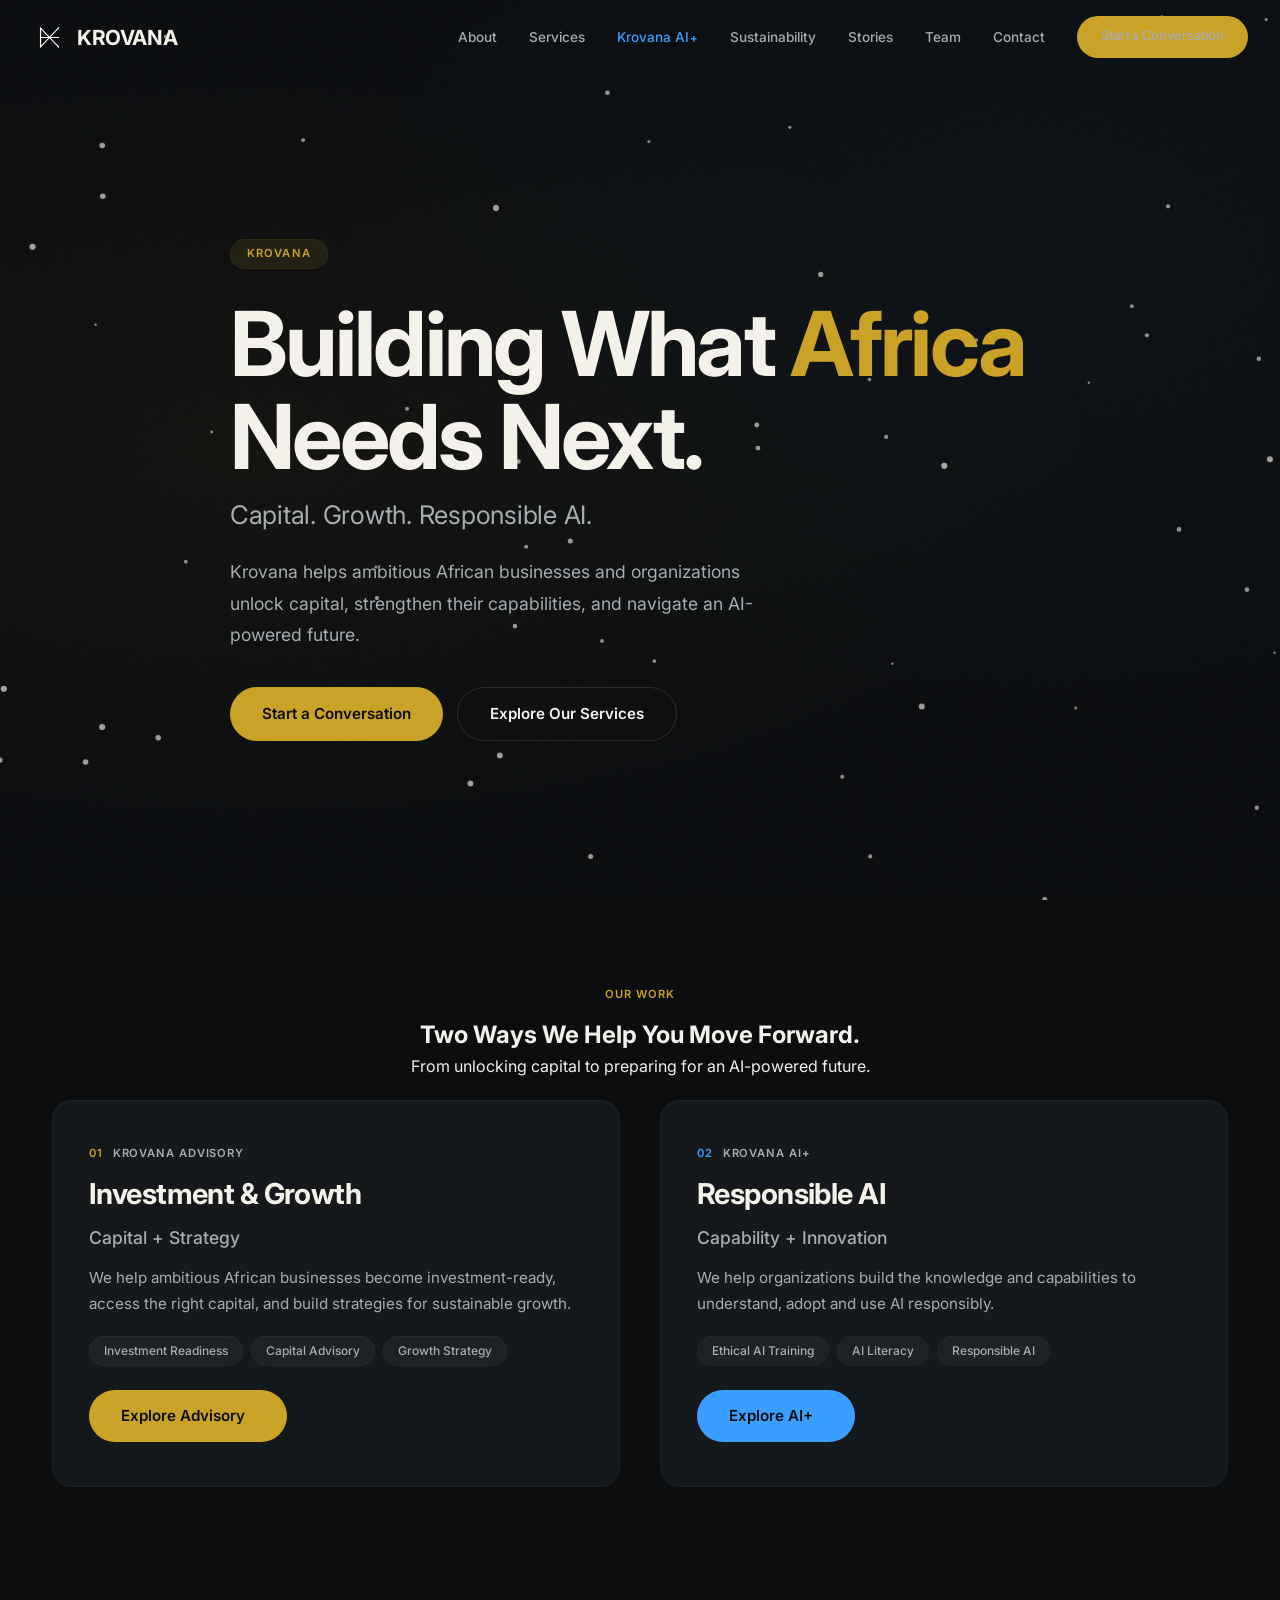
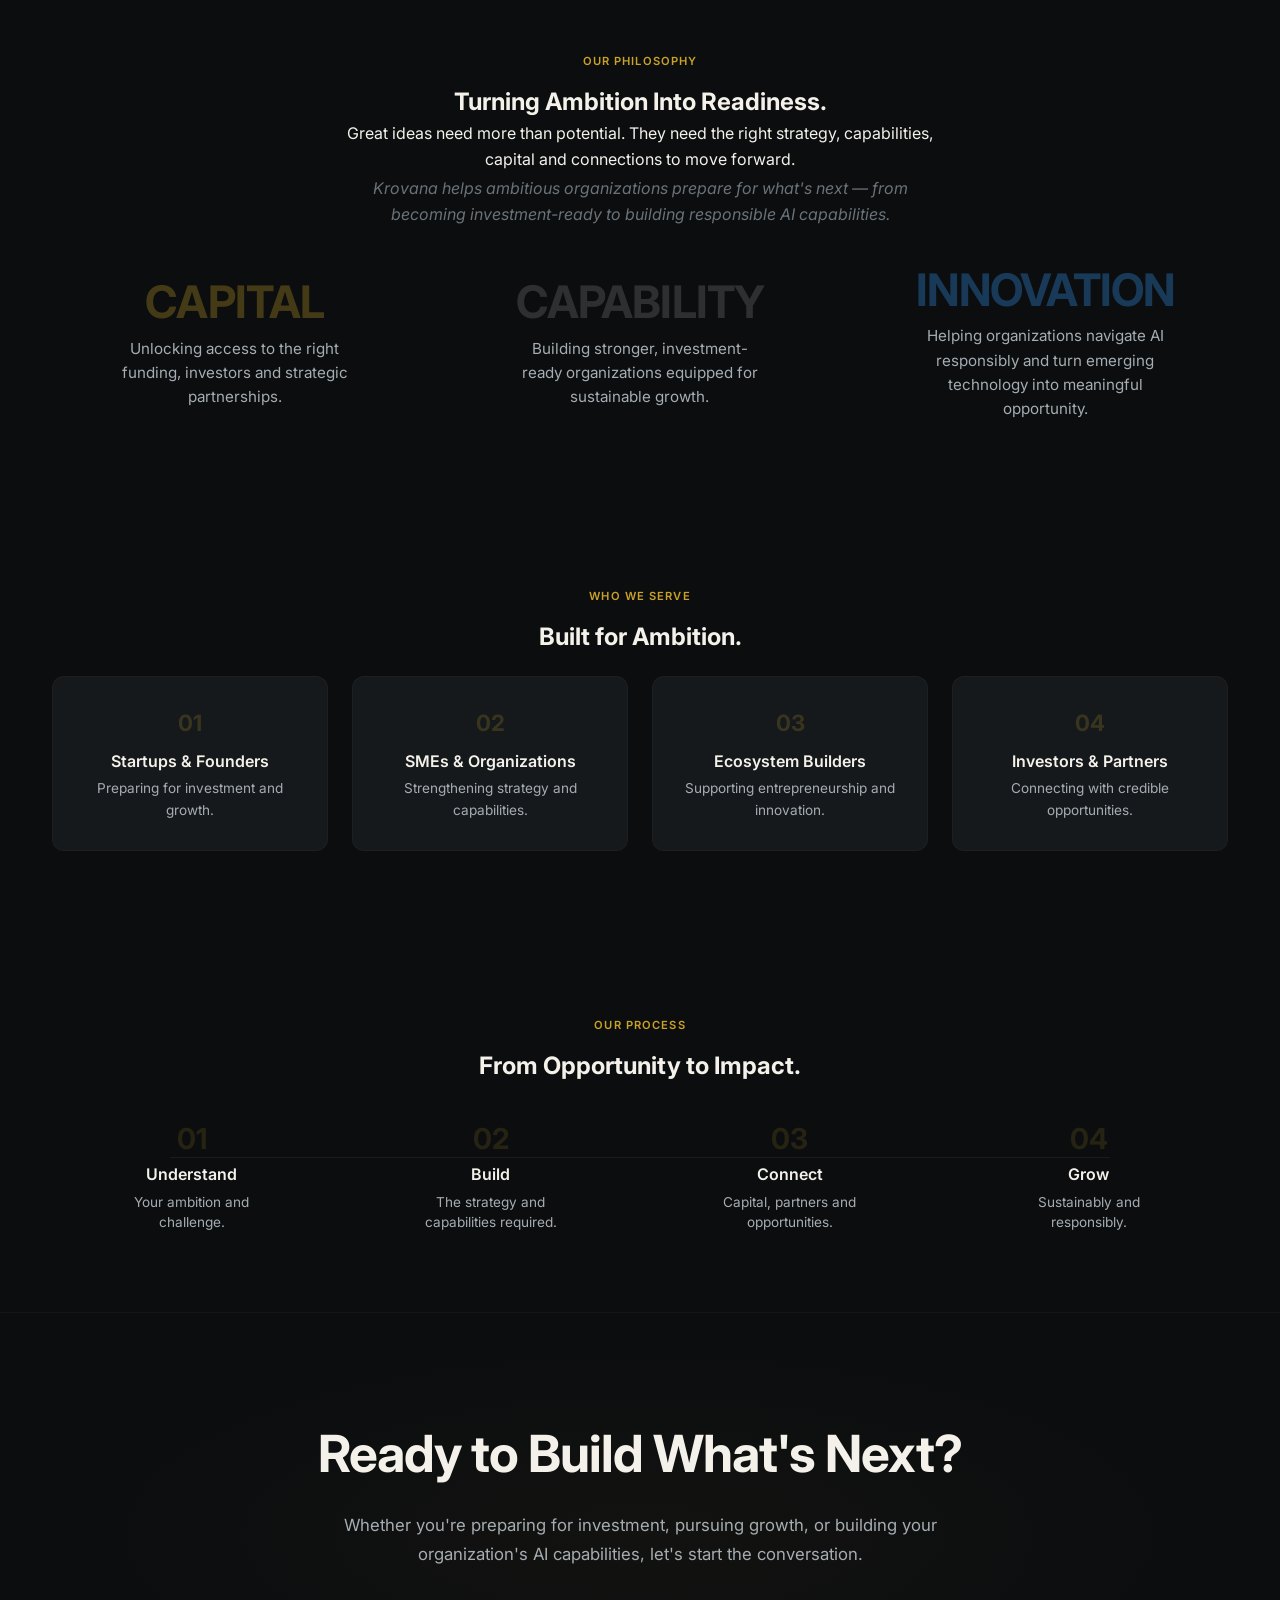
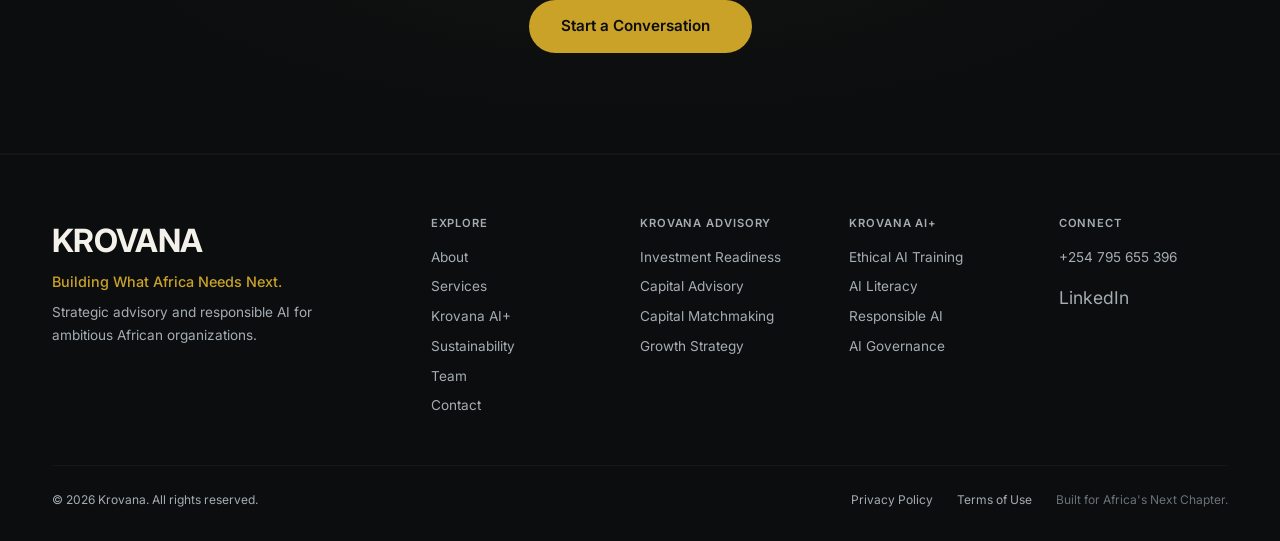
<file: index.html>
<!DOCTYPE html>
<html lang="en">
<head>
    <meta charset="UTF-8">
    <meta name="viewport" content="width=device-width, initial-scale=1.0">
    <title>Krovana | Building What Africa Needs Next.</title>
    <meta name="description" content="Krovana helps ambitious African businesses and organizations unlock capital, strengthen their capabilities, and navigate an AI-powered future.">
    <link rel="preconnect" href="https://fonts.googleapis.com">
    <link rel="preconnect" href="https://fonts.gstatic.com" crossorigin>
    <link href="https://fonts.googleapis.com/css2?family=Inter:opsz,wght@14..32,400;14..32,500;14..32,600;14..32,700;14..32,800&family=Playfair+Display:ital,wght@0,400;0,600;0,700;1,400&display=swap" rel="stylesheet">
    <link rel="stylesheet" href="css/style.css">
    <link rel="icon" type="image/png" href="favicon.png" />
    <style>
        /* ============================================================
           KROVANA — Homepage Specific Styles
           ============================================================ */

        /* ----- HERO ----- */
        .hero {
            min-height: 100vh;
            display: flex;
            align-items: center;
            position: relative;
            overflow: hidden;
            padding-top: 80px;
        }

        .hero-bg {
            position: absolute;
            inset: 0;
            z-index: 0;
            background:
                radial-gradient(ellipse at 20% 50%, rgba(201, 162, 39, 0.04) 0%, transparent 60%),
                radial-gradient(ellipse at 80% 30%, rgba(59, 158, 255, 0.03) 0%, transparent 50%),
                var(--bg-primary);
        }

        #network-canvas {
            position: absolute;
            inset: 0;
            width: 100%;
            height: 100%;
            z-index: 1;
            pointer-events: none;
        }

        .hero-content {
            position: relative;
            z-index: 2;
            max-width: 820px;
            padding: 40px 0;
        }

        .hero-badge {
            display: inline-block;
            background: var(--gold-dim);
            color: var(--gold);
            padding: 5px 16px;
            border-radius: 60px;
            font-size: 0.7rem;
            font-weight: 600;
            letter-spacing: 0.1em;
            text-transform: uppercase;
            margin-bottom: 28px;
            border: 1px solid rgba(201, 162, 39, 0.08);
        }

        .hero h1 {
            font-size: clamp(3rem, 7vw, 5.6rem);
            font-weight: 700;
            line-height: 1.04;
            letter-spacing: -0.03em;
            margin-bottom: 12px;
        }

        .hero h1 .gold {
            color: var(--gold);
        }

        .hero-tagline {
            font-size: clamp(1.2rem, 2vw, 1.8rem);
            font-weight: 400;
            color: var(--text-secondary);
            margin-bottom: 20px;
            letter-spacing: -0.01em;
        }

        .hero-desc {
            font-size: 1.1rem;
            color: var(--text-secondary);
            max-width: 540px;
            line-height: 1.8;
            margin-bottom: 36px;
        }

        .hero-actions {
            display: flex;
            flex-wrap: wrap;
            gap: 14px;
        }

        /* grain overlay */
        .hero::after {
            content: '';
            position: absolute;
            inset: 0;
            z-index: 0;
            pointer-events: none;
            opacity: 0.20;
            background-image: url("data:image/svg+xml,%3Csvg viewBox='0 0 256 256' xmlns='http://www.w3.org/2000/svg'%3E%3Cfilter id='n'%3E%3CfeTurbulence type='fractalNoise' baseFrequency='0.85' numOctaves='4' stitchTiles='stitch'/%3E%3C/filter%3E%3Crect width='100%25' height='100%25' filter='url(%23n)' opacity='1'/%3E%3C/svg%3E");
            background-repeat: repeat;
            background-size: 120px;
            mix-blend-mode: soft-light;
        }

        @media (max-width: 640px) {
            .hero h1 {
                font-size: 2.4rem;
            }
            .hero-actions .btn {
                width: 100%;
                justify-content: center;
            }
        }

        /* ----- TWO VERTICALS ----- */
        .verticals-grid {
            display: grid;
            grid-template-columns: 1fr 1fr;
            gap: 40px;
            margin-top: 20px;
        }

        .vertical-card {
            background: var(--bg-card);
            border-radius: var(--radius);
            padding: 44px 36px;
            border: 1px solid rgba(255, 255, 255, 0.04);
            transition: var(--transition);
            position: relative;
            overflow: hidden;
        }

        .vertical-card:hover {
            transform: translateY(-6px);
            border-color: rgba(255, 255, 255, 0.08);
            box-shadow: var(--shadow-card);
        }

        .vertical-card .card-number {
            font-size: 0.7rem;
            font-weight: 600;
            letter-spacing: 0.08em;
            text-transform: uppercase;
            color: var(--text-secondary);
            margin-bottom: 8px;
            display: block;
        }

        .vertical-card .card-number .num {
            color: var(--gold);
            margin-right: 6px;
        }

        .vertical-card h3 {
            font-size: 1.8rem;
            font-weight: 700;
            letter-spacing: -0.02em;
            margin-bottom: 6px;
        }

        .vertical-card .card-subtitle {
            font-size: 1.1rem;
            color: var(--text-secondary);
            font-weight: 500;
            margin-bottom: 12px;
        }

        .vertical-card p {
            color: var(--text-secondary);
            font-size: 0.95rem;
            line-height: 1.7;
            margin-bottom: 20px;
        }

        .vertical-card .card-tags {
            display: flex;
            flex-wrap: wrap;
            gap: 8px;
            margin-bottom: 24px;
        }

        .vertical-card .card-tags span {
            background: rgba(255, 255, 255, 0.04);
            padding: 4px 14px;
            border-radius: 60px;
            font-size: 0.75rem;
            font-weight: 500;
            color: var(--text-secondary);
            border: 1px solid rgba(255, 255, 255, 0.04);
        }

        .vertical-card .btn .arrow {
            transition: 0.2s;
            display: inline-block;
        }
        .vertical-card .btn:hover .arrow {
            transform: translateX(6px);
        }

        .vertical-card.ai-card {
            border-color: rgba(59, 158, 255, 0.06);
        }
        .vertical-card.ai-card:hover {
            border-color: rgba(59, 158, 255, 0.15);
        }
        .vertical-card.ai-card .card-number .num {
            color: var(--cyan);
        }
        .vertical-card.ai-card .card-tags span {
            border-color: rgba(59, 158, 255, 0.06);
        }

        .vertical-card .card-visual {
            position: absolute;
            right: -10px;
            bottom: -10px;
            font-size: 6rem;
            opacity: 0.03;
            pointer-events: none;
            line-height: 1;
        }

        @media (max-width: 900px) {
            .verticals-grid {
                grid-template-columns: 1fr;
                gap: 30px;
            }
        }

        @media (max-width: 480px) {
            .vertical-card {
                padding: 32px 20px;
            }
            .vertical-card h3 {
                font-size: 1.4rem;
            }
        }

        /* ----- POSITIONING ----- */
        .positioning-grid {
            display: grid;
            grid-template-columns: repeat(3, 1fr);
            gap: 40px;
            margin-top: 40px;
        }

        .positioning-item {
            text-align: center;
        }

        .positioning-item .word {
            font-size: 2.8rem;
            font-weight: 700;
            letter-spacing: -0.02em;
            color: var(--gold);
            opacity: 0.3;
            line-height: 1;
            margin-bottom: 12px;
            display: block;
        }

        .positioning-item .word.cyan {
            color: var(--cyan);
            opacity: 0.3;
        }

        .positioning-item p {
            color: var(--text-secondary);
            font-size: 0.95rem;
            line-height: 1.6;
            max-width: 240px;
            margin: 0 auto;
        }

        @media (max-width: 768px) {
            .positioning-grid {
                grid-template-columns: 1fr;
                gap: 30px;
            }
            .positioning-item p {
                max-width: 100%;
            }
        }

        /* ----- AUDIENCE (Compact) ----- */
        .audience-compact {
            display: grid;
            grid-template-columns: repeat(4, 1fr);
            gap: 24px;
            margin-top: 20px;
        }

        .audience-compact-item {
            background: var(--bg-card);
            border-radius: var(--radius-sm);
            padding: 28px 20px;
            border: 1px solid rgba(255, 255, 255, 0.03);
            transition: var(--transition);
            text-align: center;
        }

        .audience-compact-item:hover {
            border-color: rgba(255, 255, 255, 0.08);
            transform: translateY(-4px);
        }

        .audience-compact-item .num {
            font-size: 1.4rem;
            font-weight: 700;
            color: var(--gold);
            opacity: 0.2;
            display: block;
            margin-bottom: 8px;
        }

        .audience-compact-item h4 {
            font-size: 1rem;
            font-weight: 600;
            margin-bottom: 4px;
        }

        .audience-compact-item p {
            color: var(--text-secondary);
            font-size: 0.85rem;
            line-height: 1.6;
        }

        @media (max-width: 900px) {
            .audience-compact {
                grid-template-columns: 1fr 1fr;
            }
        }

        @media (max-width: 500px) {
            .audience-compact {
                grid-template-columns: 1fr;
            }
        }

        /* ----- PROCESS (Compact) ----- */
        .process-compact {
            display: grid;
            grid-template-columns: repeat(4, 1fr);
            gap: 20px;
            margin-top: 40px;
            position: relative;
        }

        .process-compact::before {
            content: '';
            position: absolute;
            top: 32px;
            left: 10%;
            right: 10%;
            height: 1px;
            background: rgba(255, 255, 255, 0.06);
            z-index: 0;
        }

        .process-compact-step {
            text-align: center;
            position: relative;
            z-index: 1;
        }

        .process-compact-step .step-num {
            font-size: 1.8rem;
            font-weight: 700;
            color: var(--gold);
            opacity: 0.15;
            display: block;
            line-height: 1;
            margin-bottom: 8px;
        }

        .process-compact-step h4 {
            font-size: 1rem;
            font-weight: 600;
            margin-bottom: 4px;
        }

        .process-compact-step p {
            color: var(--text-secondary);
            font-size: 0.85rem;
            line-height: 1.5;
            max-width: 180px;
            margin: 0 auto;
        }

        @media (max-width: 900px) {
            .process-compact {
                grid-template-columns: 1fr 1fr;
                gap: 30px;
            }
            .process-compact::before {
                display: none;
            }
            .process-compact-step p {
                max-width: 100%;
            }
        }

        @media (max-width: 480px) {
            .process-compact {
                grid-template-columns: 1fr;
                gap: 20px;
            }
        }

        /* ----- CTA FINAL ----- */
        .cta-final {
            text-align: center;
            padding: 100px 0;
            border-top: 1px solid rgba(255, 255, 255, 0.03);
            border-bottom: 1px solid rgba(255, 255, 255, 0.03);
            position: relative;
            overflow: hidden;
        }

        .cta-final::before {
            content: '';
            position: absolute;
            inset: 0;
            background:
                radial-gradient(ellipse at 50% 50%, rgba(201, 162, 39, 0.04) 0%, transparent 60%);
            pointer-events: none;
        }

        .cta-final h2 {
            font-size: clamp(2.4rem, 4vw, 3.6rem);
            font-weight: 700;
            letter-spacing: -0.02em;
            margin-bottom: 16px;
            position: relative;
        }

        .cta-final p {
            color: var(--text-secondary);
            max-width: 600px;
            margin: 0 auto 32px;
            font-size: 1.05rem;
            line-height: 1.7;
            position: relative;
        }

        .cta-final .actions {
            display: flex;
            justify-content: center;
            gap: 16px;
            flex-wrap: wrap;
            position: relative;
        }

        /* ----- FOOTER (Redesigned) ----- */
        .footer-premium {
            padding: 60px 0 32px;
            border-top: 1px solid rgba(255, 255, 255, 0.04);
        }

        .footer-premium .footer-top {
            display: grid;
            grid-template-columns: 2fr 1fr 1fr 1fr 1fr;
            gap: 40px;
            margin-bottom: 40px;
        }

        .footer-brand-large .logo-large {
            font-size: 2rem;
            font-weight: 700;
            letter-spacing: -0.02em;
            color: var(--text-primary);
            display: block;
            margin-bottom: 4px;
            text-decoration: none;
            font-family: var(--font);
        }

        .footer-brand-large .logo-large:hover {
            color: var(--gold);
        }

        .footer-brand-large .tagline {
            color: var(--gold);
            font-size: 0.9rem;
            font-weight: 500;
            margin-bottom: 8px;
        }

        .footer-brand-large .desc {
            color: var(--text-secondary);
            font-size: 0.85rem;
            max-width: 280px;
            line-height: 1.7;
        }

        .footer-col h4 {
            font-size: 0.7rem;
            font-weight: 600;
            text-transform: uppercase;
            letter-spacing: 0.08em;
            color: var(--text-secondary);
            margin-bottom: 14px;
        }

        .footer-col a {
            display: block;
            color: var(--text-secondary);
            font-size: 0.85rem;
            margin-bottom: 8px;
            transition: 0.2s;
            text-decoration: none;
            cursor: pointer;
        }

        .footer-col a:hover {
            color: var(--text-primary);
        }

        .footer-col .social-link {
            display: inline-block;
            margin-right: 16px;
            font-size: 1.1rem;
        }

        .footer-divider {
            border: none;
            height: 1px;
            background: rgba(255, 255, 255, 0.04);
            margin: 0 0 24px 0;
        }

        .footer-bottom {
            display: flex;
            justify-content: space-between;
            font-size: 0.75rem;
            color: var(--text-secondary);
        }

        .footer-bottom-links {
            display: flex;
            gap: 24px;
        }

        .footer-bottom-links a {
            color: var(--text-secondary);
            text-decoration: none;
            transition: 0.2s;
        }

        .footer-bottom-links a:hover {
            color: var(--text-primary);
        }

        @media (max-width: 1024px) {
            .footer-premium .footer-top {
                grid-template-columns: 1fr 1fr 1fr;
            }
        }

        @media (max-width: 768px) {
            .footer-premium .footer-top {
                grid-template-columns: 1fr 1fr;
                gap: 30px;
            }
            .footer-bottom {
                flex-direction: column;
                gap: 8px;
                text-align: center;
            }
        }

        @media (max-width: 480px) {
            .footer-premium .footer-top {
                grid-template-columns: 1fr;
                gap: 24px;
            }
        }

        /* ============================================================
           GLOBAL OVERRIDES
           ============================================================ */
        .section-padding-sm {
            padding: 80px 0;
        }

        .text-center {
            text-align: center;
        }

        .mx-auto {
            margin-left: auto;
            margin-right: auto;
        }

        .max-w-600 {
            max-width: 600px;
        }

        .gold-line {
            width: 40px;
            height: 2px;
            background: var(--gold);
            margin: 16px auto 0;
        }

        .cyan-line {
            width: 40px;
            height: 2px;
            background: var(--cyan);
            margin: 16px auto 0;
            opacity: 0.5;
        }

        /* Reveal animations */
        .reveal {
            opacity: 0;
            transform: translateY(30px);
            transition: opacity 0.8s ease, transform 0.8s ease;
        }

        .reveal.visible {
            opacity: 1;
            transform: translateY(0);
        }

        @media (prefers-reduced-motion: reduce) {
            .reveal {
                opacity: 1 !important;
                transform: none !important;
            }
        }

        :focus-visible {
            outline: 2px solid var(--gold);
            outline-offset: 2px;
        }

        /* Navigation Overrides */
        .navbar {
            position: fixed;
            top: 0;
            left: 0;
            width: 100%;
            padding: 16px 0;
            z-index: 1000;
            transition: background 0.35s, backdrop-filter 0.35s, border-color 0.35s;
            background: transparent;
            border-bottom: 1px solid transparent;
        }

        .navbar.scrolled {
            background: rgba(11, 13, 15, 0.88);
            backdrop-filter: blur(16px);
            -webkit-backdrop-filter: blur(16px);
            border-bottom: 1px solid rgba(255, 255, 255, 0.04);
        }

        .nav-container {
            display: flex;
            align-items: center;
            justify-content: space-between;
            max-width: 1400px;
            margin: 0 auto;
            padding: 0 32px;
        }

        .logo {
            font-size: 1.3rem;
            font-weight: 700;
            letter-spacing: -0.02em;
            color: var(--text-primary);
            text-decoration: none;
            font-family: var(--font);
            cursor: pointer;
        }

        .logo:hover {
            color: var(--gold);
        }

        .nav-links {
            display: flex;
            align-items: center;
            gap: 32px;
            list-style: none;
        }

        .nav-links a {
            text-decoration: none;
            color: var(--text-secondary);
            font-size: 0.85rem;
            font-weight: 500;
            transition: 0.2s;
            cursor: pointer;
            border-bottom: 2px solid transparent;
            padding-bottom: 4px;
        }

        .nav-links a:hover,
        .nav-links a.active {
            color: var(--text-primary);
            border-bottom-color: var(--gold);
        }

        .nav-links a.ai-link {
            color: var(--cyan);
        }

        .nav-links a.ai-link:hover,
        .nav-links a.ai-link.active {
            color: #7abfff;
            border-bottom-color: var(--cyan);
        }

        .nav-links .plus {
            display: inline-block;
            font-weight: 700;
            font-size: 0.7rem;
            margin-left: 1px;
        }

        .nav-cta .btn {
            padding: 10px 24px;
            font-size: 0.8rem;
        }

        .hamburger {
            display: none;
            flex-direction: column;
            gap: 5px;
            background: none;
            border: none;
            cursor: pointer;
            padding: 4px;
            z-index: 1001;
        }

        .hamburger .bar {
            width: 24px;
            height: 2px;
            background: var(--text-primary);
            transition: var(--transition);
            border-radius: 2px;
        }

        .hamburger.open .bar:nth-child(1) {
            transform: rotate(45deg) translate(5px, 5px);
        }

        .hamburger.open .bar:nth-child(2) {
            opacity: 0;
        }

        .hamburger.open .bar:nth-child(3) {
            transform: rotate(-45deg) translate(5px, -5px);
        }

        @media (max-width: 1024px) {
            .nav-links {
                gap: 20px;
            }
        }

        @media (max-width: 900px) {
            .nav-links {
                position: fixed;
                top: 0;
                left: -100%;
                width: 100%;
                height: 100vh;
                background: var(--bg-primary);
                flex-direction: column;
                justify-content: center;
                align-items: center;
                gap: 32px;
                transition: 0.4s;
                padding: 40px;
                z-index: 999;
            }
            .nav-links.open {
                left: 0;
            }
            .nav-links a {
                font-size: 1.2rem;
            }
            .nav-cta {
                display: none;
            }
            .hamburger {
                display: flex;
            }
        }

        /* Container override */
        .container {
            max-width: 1240px;
            margin: 0 auto;
            padding: 0 32px;
        }

        @media (max-width: 640px) {
            .container {
                padding: 0 20px;
            }
            .section-padding-sm {
                padding: 60px 0;
            }
        }
    </style>
</head>
<body>

    <!-- ========== NAVIGATION ========== -->
    <nav class="navbar" id="navbar" role="navigation" aria-label="Main navigation">
        <div class="nav-container">
            <a href="/" class="logo" style="display: flex; align-items: center; gap: 10px;">
                <img src="Krovana-logo.png" alt="Krovana" style="height: 35px; width: auto; display:block;">
                KROVANA
            </a>
            <ul class="nav-links" id="navLinks">
                <li><a href="/about">About</a></li>
                <li><a href="/services">Services</a></li>
                <li><a href="/krovana-ai" class="ai-link">Krovana AI<span class="plus">+</span></a></li>
                <li><a href="/sustainability">Sustainability</a></li>
                <li><a href="/stories">Stories</a></li>
                <li><a href="/team">Team</a></li>
                <li><a href="/contact">Contact</a></li>
                <li class="nav-cta"><a href="/contact" class="btn btn-primary">Start a Conversation</a></li>
            </ul>
            <button class="hamburger" id="hamburger" aria-label="Toggle menu">
                <span class="bar"></span>
                <span class="bar"></span>
                <span class="bar"></span>
            </button>
        </div>
    </nav>

    <!-- ========== HERO ========== -->
    <section class="hero" id="hero">
        <div class="hero-bg"></div>
        <canvas id="network-canvas" aria-hidden="true"></canvas>
        <div class="container">
            <div class="hero-content">
                <span class="hero-badge">KROVANA</span>
                <h1>Building What <span class="gold">Africa</span> Needs Next.</h1>
                <div class="hero-tagline">Capital. Growth. Responsible AI.</div>
                <p class="hero-desc">Krovana helps ambitious African businesses and organizations unlock capital, strengthen their capabilities, and navigate an AI-powered future.</p>
                <div class="hero-actions">
                    <a href="/contact" class="btn btn-primary">Start a Conversation</a>
                    <a href="/services" class="btn btn-outline">Explore Our Services</a>
                </div>
            </div>
        </div>
    </section>

    <!-- ========== TWO BUSINESS VERTICALS ========== -->
    <section class="section-padding-sm section-alt" aria-labelledby="verticals-title">
        <div class="container">
            <div class="text-center">
                <span class="section-label">Our Work</span>
                <h2 class="section-title" id="verticals-title">Two Ways We Help You Move Forward.</h2>
                <p class="section-sub mx-auto" style="max-width: 560px;">From unlocking capital to preparing for an AI-powered future.</p>
            </div>

            <div class="verticals-grid reveal">
                <!-- Card 1: Advisory -->
                <div class="vertical-card">
                    <span class="card-number"><span class="num">01</span> Krovana Advisory</span>
                    <h3>Investment &amp; Growth</h3>
                    <p class="card-subtitle">Capital + Strategy</p>
                    <p>We help ambitious African businesses become investment-ready, access the right capital, and build strategies for sustainable growth.</p>
                    <div class="card-tags">
                        <span>Investment Readiness</span>
                        <span>Capital Advisory</span>
                        <span>Growth Strategy</span>
                    </div>
                    <a href="/services" class="btn btn-primary">
                        Explore Advisory <span class="arrow"><i class="fas fa-arrow-right" aria-hidden="true"></i></span>
                    </a>
                    <div class="card-visual" aria-hidden="true"><i class="fas fa-chart-line"></i></div>
                </div>

                <!-- Card 2: AI+ -->
                <div class="vertical-card ai-card">
                    <span class="card-number"><span class="num">02</span> Krovana AI<span style="font-weight:700;">+</span></span>
                    <h3>Responsible AI</h3>
                    <p class="card-subtitle">Capability + Innovation</p>
                    <p>We help organizations build the knowledge and capabilities to understand, adopt and use AI responsibly.</p>
                    <div class="card-tags">
                        <span>Ethical AI Training</span>
                        <span>AI Literacy</span>
                        <span>Responsible AI</span>
                    </div>
                    <a href="/krovana-ai" class="btn btn-ai">
                        Explore AI+ <span class="arrow"><i class="fas fa-arrow-right" aria-hidden="true"></i></span>
                    </a>
                    <div class="card-visual" aria-hidden="true"><i class="fas fa-robot"></i></div>
                </div>
            </div>
        </div>
    </section>

    <!-- ========== POSITIONING ========== -->
    <section class="section-padding-sm" aria-labelledby="positioning-title">
        <div class="container">
            <div class="text-center">
                <span class="section-label">Our Philosophy</span>
                <h2 class="section-title" id="positioning-title">Turning Ambition Into Readiness.</h2>
                <p class="section-sub mx-auto" style="max-width: 600px;">Great ideas need more than potential. They need the right strategy, capabilities, capital and connections to move forward.</p>
                <p class="section-sub mx-auto" style="max-width: 600px; margin-top: 4px; font-style: italic; color: var(--text-muted);">Krovana helps ambitious organizations prepare for what's next — from becoming investment-ready to building responsible AI capabilities.</p>
            </div>

            <div class="positioning-grid reveal">
                <div class="positioning-item">
                    <span class="word">CAPITAL</span>
                    <p>Unlocking access to the right funding, investors and strategic partnerships.</p>
                </div>
                <div class="positioning-item">
                    <span class="word" style="color: var(--text-primary); opacity: 0.15;">CAPABILITY</span>
                    <p>Building stronger, investment-ready organizations equipped for sustainable growth.</p>
                </div>
                <div class="positioning-item">
                    <span class="word cyan">INNOVATION</span>
                    <p>Helping organizations navigate AI responsibly and turn emerging technology into meaningful opportunity.</p>
                </div>
            </div>
        </div>
    </section>

    <!-- ========== WHO WE WORK WITH (Compact) ========== -->
    <section class="section-padding-sm section-alt" aria-labelledby="audience-title">
        <div class="container">
            <div class="text-center">
                <span class="section-label">Who We Serve</span>
                <h2 class="section-title" id="audience-title">Built for Ambition.</h2>
            </div>

            <div class="audience-compact reveal">
                <div class="audience-compact-item">
                    <span class="num">01</span>
                    <h4>Startups &amp; Founders</h4>
                    <p>Preparing for investment and growth.</p>
                </div>
                <div class="audience-compact-item">
                    <span class="num">02</span>
                    <h4>SMEs &amp; Organizations</h4>
                    <p>Strengthening strategy and capabilities.</p>
                </div>
                <div class="audience-compact-item">
                    <span class="num">03</span>
                    <h4>Ecosystem Builders</h4>
                    <p>Supporting entrepreneurship and innovation.</p>
                </div>
                <div class="audience-compact-item">
                    <span class="num">04</span>
                    <h4>Investors &amp; Partners</h4>
                    <p>Connecting with credible opportunities.</p>
                </div>
            </div>
        </div>
    </section>

    <!-- ========== OUR APPROACH (Compact) ========== -->
    <section class="section-padding-sm" aria-labelledby="approach-title">
        <div class="container">
            <div class="text-center">
                <span class="section-label">Our Process</span>
                <h2 class="section-title" id="approach-title">From Opportunity to Impact.</h2>
            </div>

            <div class="process-compact reveal">
                <div class="process-compact-step">
                    <span class="step-num">01</span>
                    <h4>Understand</h4>
                    <p>Your ambition and challenge.</p>
                </div>
                <div class="process-compact-step">
                    <span class="step-num">02</span>
                    <h4>Build</h4>
                    <p>The strategy and capabilities required.</p>
                </div>
                <div class="process-compact-step">
                    <span class="step-num">03</span>
                    <h4>Connect</h4>
                    <p>Capital, partners and opportunities.</p>
                </div>
                <div class="process-compact-step">
                    <span class="step-num">04</span>
                    <h4>Grow</h4>
                    <p>Sustainably and responsibly.</p>
                </div>
            </div>
        </div>
    </section>

    <!-- ========== FINAL CTA ========== -->
    <section class="cta-final" aria-labelledby="cta-title">
        <div class="container">
            <div class="reveal">
                <h2 id="cta-title">Ready to Build <span class="gold">What's Next</span>?</h2>
                <p>Whether you're preparing for investment, pursuing growth, or building your organization's AI capabilities, let's start the conversation.</p>
                <div class="actions">
                    <a href="/contact" class="btn btn-primary">Start a Conversation <i class="fas fa-arrow-right" aria-hidden="true"></i></a>
                </div>
            </div>
        </div>
    </section>

    <!-- ========== PREMIUM FOOTER ========== -->
    <footer class="footer-premium">
        <div class="container">
            <div class="footer-top">
                <div class="footer-brand-large">
                    <a href="/" class="logo-large">KROVANA</a>
                    <div class="tagline">Building What Africa Needs Next.</div>
                    <div class="desc">Strategic advisory and responsible AI for ambitious African organizations.</div>
                </div>
                <div class="footer-col">
                    <h4>Explore</h4>
                    <a href="/about">About</a>
                    <a href="/services">Services</a>
                    <a href="/krovana-ai">Krovana AI+</a>
                    <a href="/sustainability">Sustainability</a>
                    <a href="/team">Team</a>
                    <a href="/contact">Contact</a>
                </div>
                <div class="footer-col">
                    <h4>Krovana Advisory</h4>
                    <a href="/services">Investment Readiness</a>
                    <a href="/services">Capital Advisory</a>
                    <a href="/services">Capital Matchmaking</a>
                    <a href="/services">Growth Strategy</a>
                </div>
                <div class="footer-col">
                    <h4>Krovana AI+</h4>
                    <a href="/krovana-ai">Ethical AI Training</a>
                    <a href="/krovana-ai">AI Literacy</a>
                    <a href="/krovana-ai">Responsible AI</a>
                    <a href="/krovana-ai">AI Governance</a>
                </div>
                <div class="footer-col">
                    <h4>Connect</h4>
                    <a href="tel:+254795655396">+254 795 655 396</a>
                    <a href="#" style="margin-top:8px; display:inline-block;" class="social-link">LinkedIn</a>
                </div>
            </div>

            <hr class="footer-divider">

            <div class="footer-bottom">
                <span>&copy; 2026 Krovana. All rights reserved.</span>
                <div class="footer-bottom-links">
                    <a href="#">Privacy Policy</a>
                    <a href="#">Terms of Use</a>
                    <span style="color: var(--text-muted);">Built for Africa's Next Chapter.</span>
                </div>
            </div>
        </div>
    </footer>

    <!-- ========== SCRIPTS ========== -->
    <script>
        (function() {
            'use strict';

            // ---- NAVIGATION ----
            const navbar = document.getElementById('navbar');
            const hamburger = document.getElementById('hamburger');
            const navLinks = document.getElementById('navLinks');

            window.addEventListener('scroll', function() {
                if (window.scrollY > 40) {
                    navbar.classList.add('scrolled');
                } else {
                    navbar.classList.remove('scrolled');
                }
            }, { passive: true });

            if (hamburger) {
                hamburger.addEventListener('click', function() {
                    const isOpen = navLinks.classList.toggle('open');
                    hamburger.classList.toggle('open');
                    hamburger.setAttribute('aria-expanded', isOpen);
                });
            }

            if (navLinks) {
                navLinks.querySelectorAll('a').forEach(function(link) {
                    link.addEventListener('click', function() {
                        navLinks.classList.remove('open');
                        hamburger.classList.remove('open');
                        hamburger.setAttribute('aria-expanded', 'false');
                    });
                });
            }

            // ---- NETWORK CANVAS ----
            const canvas = document.getElementById('network-canvas');
            if (canvas) {
                const ctx = canvas.getContext('2d');
                let width, height;
                let nodes = [];
                const numNodes = 55;
                const connectionDistance = 150;

                function resize() {
                    const rect = canvas.parentElement.getBoundingClientRect();
                    canvas.width = rect.width;
                    canvas.height = rect.height;
                    width = canvas.width;
                    height = canvas.height;
                }

                function initNodes() {
                    nodes = [];
                    for (let i = 0; i < numNodes; i++) {
                        nodes.push({
                            x: Math.random() * width,
                            y: Math.random() * height,
                            vx: (Math.random() - 0.5) * 0.2,
                            vy: (Math.random() - 0.5) * 0.2,
                            radius: 1.2 + Math.random() * 2
                        });
                    }
                }

                function animateNetwork() {
                    ctx.clearRect(0, 0, width, height);

                    // Update positions
                    for (let n = 0; n < nodes.length; n++) {
                        const node = nodes[n];
                        node.x += node.vx;
                        node.y += node.vy;
                        if (node.x < 0 || node.x > width) node.vx *= -1;
                        if (node.y < 0 || node.y > height) node.vy *= -1;
                        node.x = Math.max(0, Math.min(width, node.x));
                        node.y = Math.max(0, Math.min(height, node.y));
                    }

                    // Draw connections
                    ctx.strokeStyle = 'rgba(255, 255, 255, 0.04)';
                    ctx.lineWidth = 0.6;
                    for (let i = 0; i < nodes.length; i++) {
                        for (let j = i + 1; j < nodes.length; j++) {
                            const dx = nodes[i].x - nodes[j].x;
                            const dy = nodes[i].y - nodes[j].y;
                            const dist = Math.sqrt(dx * dx + dy * dy);
                            if (dist < connectionDistance) {
                                const alpha = 1 - (dist / connectionDistance);
                                ctx.globalAlpha = alpha * 0.35;
                                ctx.beginPath();
                                ctx.moveTo(nodes[i].x, nodes[i].y);
                                ctx.lineTo(nodes[j].x, nodes[j].y);
                                ctx.stroke();
                            }
                        }
                    }

                    // Draw nodes
                    for (let k = 0; k < nodes.length; k++) {
                        const n2 = nodes[k];
                        ctx.globalAlpha = 0.4 + 0.25 * (n2.radius / 3);
                        ctx.beginPath();
                        ctx.arc(n2.x, n2.y, n2.radius, 0, Math.PI * 2);
                        ctx.fillStyle = '#F4F1EA';
                        ctx.fill();
                        if (n2.radius > 2.2) {
                            ctx.shadowColor = 'rgba(201, 162, 39, 0.06)';
                            ctx.shadowBlur = 12;
                            ctx.beginPath();
                            ctx.arc(n2.x, n2.y, n2.radius * 1.8, 0, Math.PI * 2);
                            ctx.fillStyle = 'rgba(201, 162, 39, 0.03)';
                            ctx.fill();
                            ctx.shadowBlur = 0;
                        }
                    }
                    ctx.globalAlpha = 1;
                    requestAnimationFrame(animateNetwork);
                }

                function initCanvas() {
                    resize();
                    initNodes();
                    animateNetwork();
                }

                window.addEventListener('resize', function() {
                    resize();
                    initNodes();
                });

                window.addEventListener('orientationchange', function() {
                    setTimeout(function() {
                        resize();
                        initNodes();
                    }, 300);
                });

                initCanvas();
            }

            // ---- SCROLL REVEAL ----
            const reveals = document.querySelectorAll('.reveal');
            const observer = new IntersectionObserver(function(entries) {
                entries.forEach(function(entry) {
                    if (entry.isIntersecting) {
                        entry.target.classList.add('visible');
                    }
                });
            }, { threshold: 0.10, rootMargin: '0px 0px -30px 0px' });

            reveals.forEach(function(el) {
                observer.observe(el);
            });

        })();
    </script>

</body>
</html>
</file>
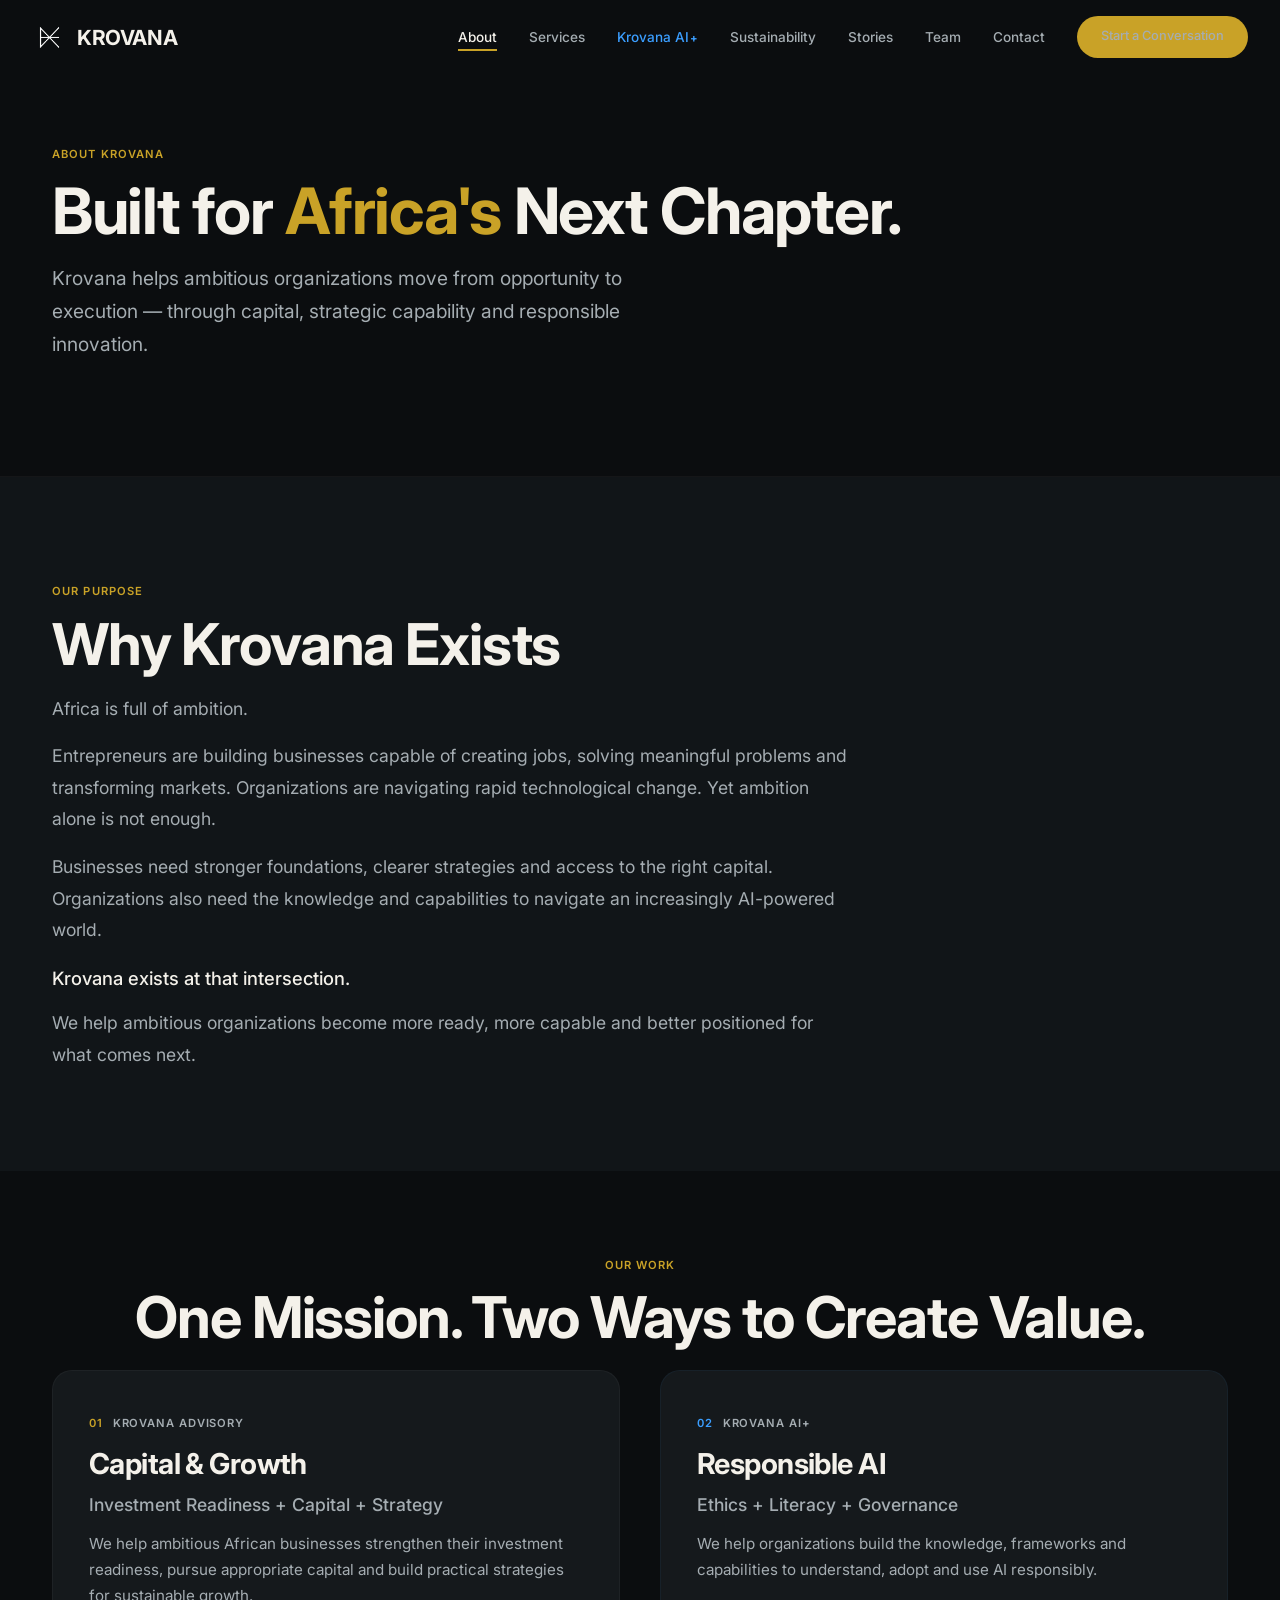
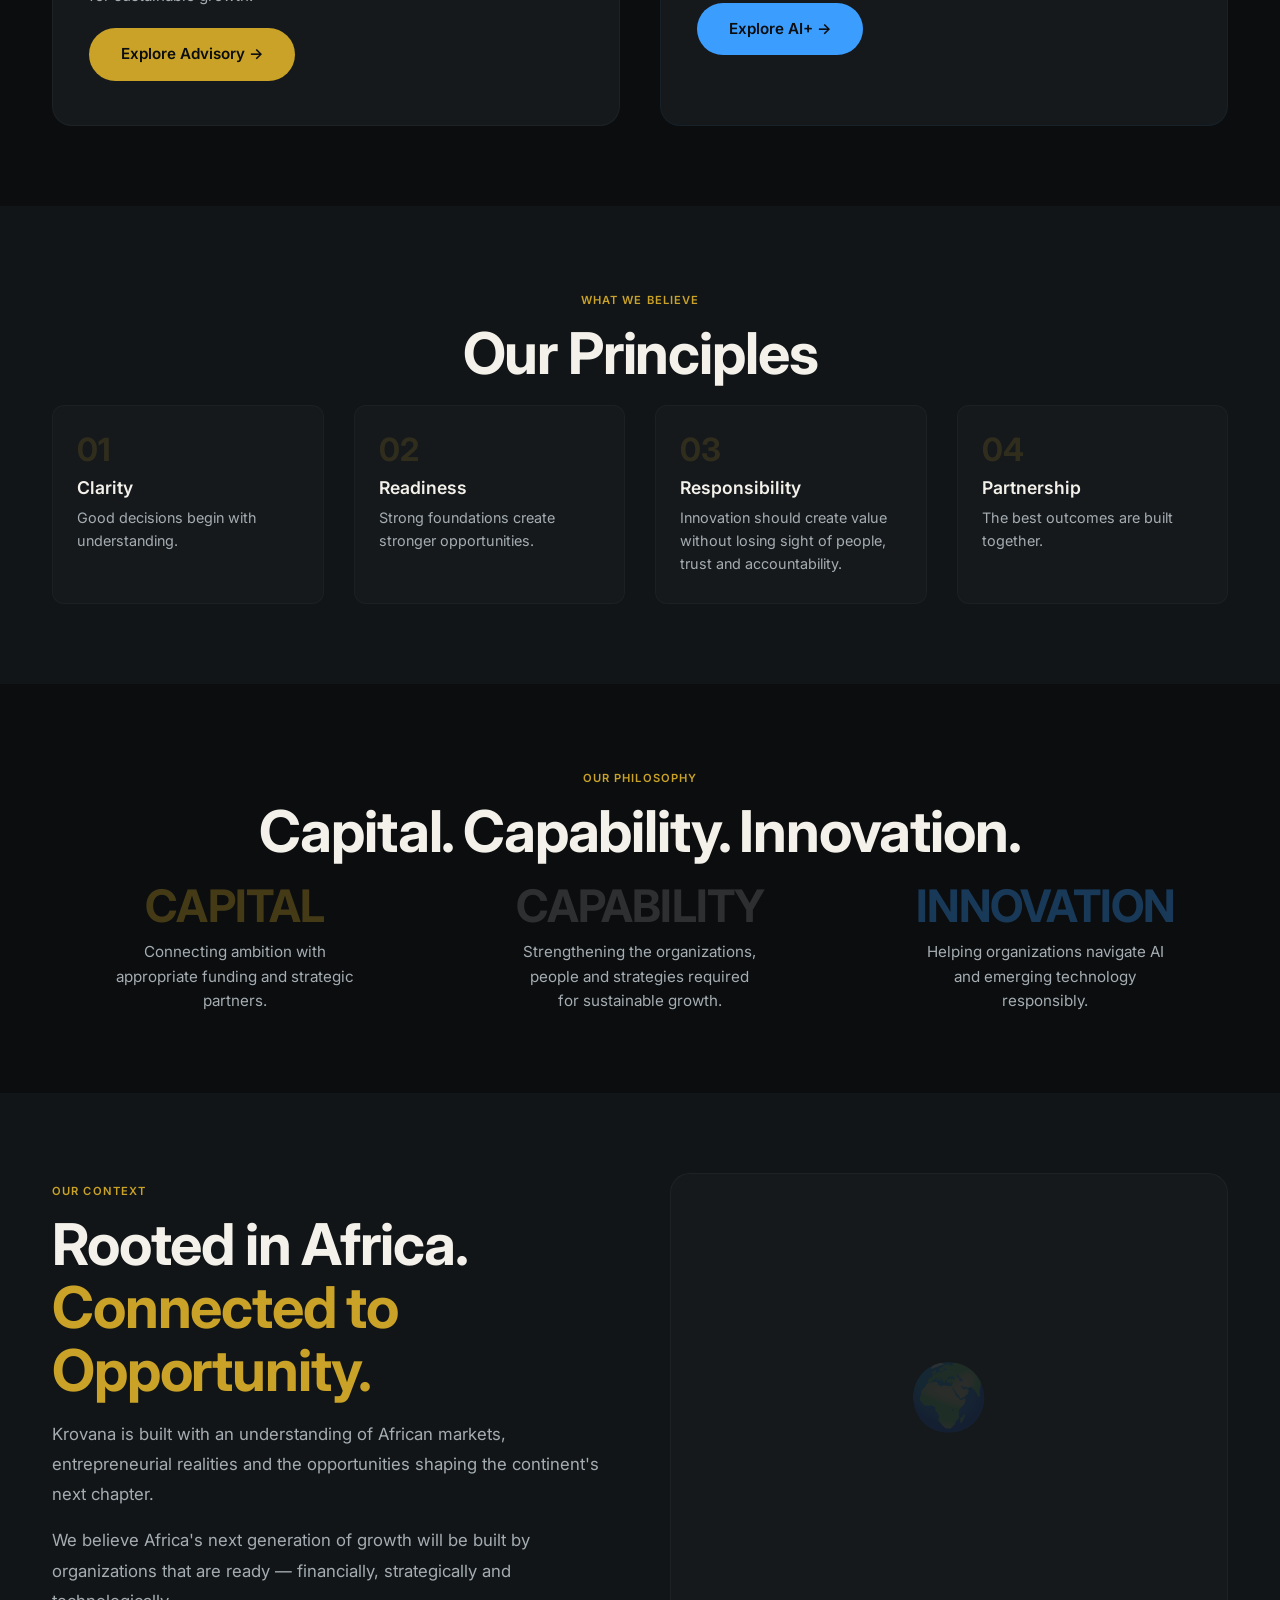
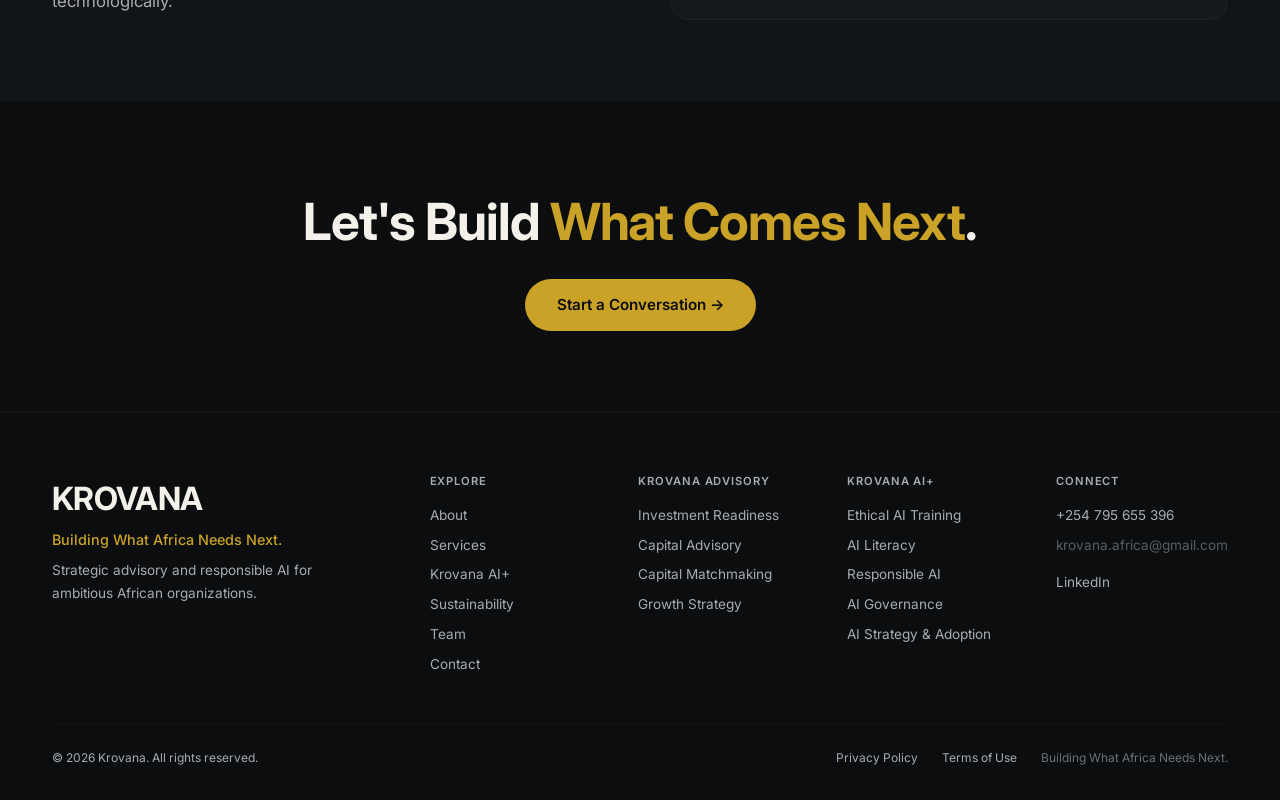
<file: about.html>
<!DOCTYPE html>
<html lang="en">
<head>
    <meta charset="UTF-8">
    <meta name="viewport" content="width=device-width, initial-scale=1.0">
    <title>About Krovana | Built for Africa's Next Chapter</title>
    <meta name="description" content="Krovana helps ambitious organizations move from opportunity to execution — through capital, strategic capability and responsible innovation.">
    <link rel="preconnect" href="https://fonts.googleapis.com">
    <link rel="preconnect" href="https://fonts.gstatic.com" crossorigin>
    <link href="https://fonts.googleapis.com/css2?family=Inter:opsz,wght@14..32,400;14..32,500;14..32,600;14..32,700;14..32,800&family=Playfair+Display:ital,wght@0,400;0,600;0,700;1,400&display=swap" rel="stylesheet">
    <link rel="stylesheet" href="css/style.css">
    <link rel="icon" type="image/png" href="favicon.png" />
    <style>
        /* ===== Shared Styles (same as homepage) ===== */
        * {
            margin: 0;
            padding: 0;
            box-sizing: border-box;
        }

        :root {
            --bg-primary: #0B0D0F;
            --bg-secondary: #111518;
            --bg-card: #15191C;
            --text-primary: #F4F1EA;
            --text-secondary: #A5ADB2;
            --text-muted: #6A7278;
            --gold: #C9A227;
            --gold-dim: rgba(201, 162, 39, 0.10);
            --cyan: #3B9EFF;
            --cyan-dim: rgba(59, 158, 255, 0.08);
            --font: 'Inter', -apple-system, BlinkMacSystemFont, sans-serif;
            --radius: 20px;
            --radius-sm: 12px;
            --transition: 0.35s cubic-bezier(0.25, 0.46, 0.45, 0.94);
            --shadow-card: 0 20px 60px -20px rgba(0, 0, 0, 0.6);
            --max-width: 1240px;
        }

        html { scroll-behavior: smooth; }
        body {
            font-family: var(--font);
            background: var(--bg-primary);
            color: var(--text-primary);
            line-height: 1.6;
            -webkit-font-smoothing: antialiased;
        }
        a { text-decoration: none; color: inherit; }
        ul { list-style: none; }

        .container {
            max-width: var(--max-width);
            margin: 0 auto;
            padding: 0 32px;
        }
        .section-padding { padding: 100px 0; }
        .section-padding-sm { padding: 80px 0; }
        .section-alt { background: var(--bg-secondary); }

        .section-label {
            font-size: 0.7rem;
            font-weight: 600;
            letter-spacing: 0.1em;
            text-transform: uppercase;
            color: var(--gold);
            margin-bottom: 12px;
            display: inline-block;
        }
        .section-label.cyan { color: var(--cyan); }

        .section-title {
            font-size: clamp(2.2rem, 4.5vw, 3.6rem);
            font-weight: 700;
            letter-spacing: -0.02em;
            line-height: 1.1;
            margin-bottom: 16px;
        }
        .section-sub {
            font-size: 1.1rem;
            color: var(--text-secondary);
            max-width: 640px;
            line-height: 1.7;
        }
        .text-center { text-align: center; }
        .mx-auto { margin-left: auto; margin-right: auto; }

        .gold { color: var(--gold); }
        .cyan { color: var(--cyan); }

        .btn {
            display: inline-flex;
            align-items: center;
            gap: 10px;
            padding: 14px 32px;
            font-weight: 600;
            font-size: 0.95rem;
            border-radius: 60px;
            border: none;
            cursor: pointer;
            transition: var(--transition);
            text-decoration: none;
            background: transparent;
            color: var(--text-primary);
            font-family: var(--font);
        }
        .btn-primary {
            background: var(--gold);
            color: var(--bg-primary);
        }
        .btn-primary:hover {
            background: #dbb230;
            transform: translateY(-2px);
            box-shadow: 0 8px 30px rgba(201, 162, 39, 0.25);
        }
        .btn-outline {
            border: 1.5px solid rgba(255, 255, 255, 0.12);
            color: var(--text-primary);
        }
        .btn-outline:hover {
            border-color: var(--gold);
            color: var(--gold);
            transform: translateY(-2px);
        }
        .btn-ai {
            background: var(--cyan);
            color: var(--bg-primary);
        }
        .btn-ai:hover {
            background: #5aafff;
            transform: translateY(-2px);
            box-shadow: 0 8px 30px rgba(59, 158, 255, 0.20);
        }
        .btn-ghost { color: var(--text-secondary); }
        .btn-ghost:hover { color: var(--text-primary); }

        /* Navigation */
        .navbar {
            position: fixed;
            top: 0;
            left: 0;
            width: 100%;
            padding: 16px 0;
            z-index: 1000;
            transition: background 0.35s, backdrop-filter 0.35s, border-color 0.35s;
            background: transparent;
            border-bottom: 1px solid transparent;
        }
        .navbar.scrolled {
            background: rgba(11, 13, 15, 0.88);
            backdrop-filter: blur(16px);
            border-bottom: 1px solid rgba(255, 255, 255, 0.04);
        }
        .nav-container {
            display: flex;
            align-items: center;
            justify-content: space-between;
            max-width: 1400px;
            margin: 0 auto;
            padding: 0 32px;
        }
        .logo {
            font-size: 1.3rem;
            font-weight: 700;
            letter-spacing: -0.02em;
            color: var(--text-primary);
            text-decoration: none;
            font-family: var(--font);
            cursor: pointer;
        }
        .logo:hover { color: var(--gold); }
        .nav-links {
            display: flex;
            align-items: center;
            gap: 32px;
            list-style: none;
        }
        .nav-links a {
            text-decoration: none;
            color: var(--text-secondary);
            font-size: 0.85rem;
            font-weight: 500;
            transition: 0.2s;
            cursor: pointer;
            border-bottom: 2px solid transparent;
            padding-bottom: 4px;
        }
        .nav-links a:hover,
        .nav-links a.active {
            color: var(--text-primary);
            border-bottom-color: var(--gold);
        }
        .nav-links a.ai-link {
            color: var(--cyan);
        }
        .nav-links a.ai-link:hover,
        .nav-links a.ai-link.active {
            color: #7abfff;
            border-bottom-color: var(--cyan);
        }
        .nav-links .plus {
            display: inline-block;
            font-weight: 700;
            font-size: 0.7rem;
            margin-left: 1px;
        }
        .nav-cta .btn {
            padding: 10px 24px;
            font-size: 0.8rem;
        }
        .hamburger {
            display: none;
            flex-direction: column;
            gap: 5px;
            background: none;
            border: none;
            cursor: pointer;
            padding: 4px;
            z-index: 1001;
        }
        .hamburger .bar {
            width: 24px;
            height: 2px;
            background: var(--text-primary);
            transition: var(--transition);
            border-radius: 2px;
        }
        .hamburger.open .bar:nth-child(1) { transform: rotate(45deg) translate(5px, 5px); }
        .hamburger.open .bar:nth-child(2) { opacity: 0; }
        .hamburger.open .bar:nth-child(3) { transform: rotate(-45deg) translate(5px, -5px); }

        @media (max-width: 1024px) { .nav-links { gap: 20px; } }
        @media (max-width: 900px) {
            .nav-links {
                position: fixed;
                top: 0;
                left: -100%;
                width: 100%;
                height: 100vh;
                background: var(--bg-primary);
                flex-direction: column;
                justify-content: center;
                align-items: center;
                gap: 32px;
                transition: 0.4s;
                padding: 40px;
                z-index: 999;
            }
            .nav-links.open { left: 0; }
            .nav-links a { font-size: 1.2rem; }
            .nav-cta { display: none; }
            .hamburger { display: flex; }
        }

        /* Page Hero */
        .page-hero {
            padding: 140px 0 80px;
            border-bottom: 1px solid rgba(255, 255, 255, 0.04);
            position: relative;
            overflow: hidden;
        }
        .page-hero h1 {
            font-size: clamp(2.8rem, 5vw, 4.2rem);
            font-weight: 700;
            letter-spacing: -0.02em;
            line-height: 1.1;
            margin-bottom: 16px;
            max-width: 900px;
        }
        .page-hero .hero-desc {
            font-size: 1.2rem;
            color: var(--text-secondary);
            max-width: 640px;
            line-height: 1.7;
        }

        /* Two Vertical Blocks */
        .two-verticals {
            display: grid;
            grid-template-columns: 1fr 1fr;
            gap: 40px;
            margin-top: 20px;
        }
        .vertical-block {
            background: var(--bg-card);
            border-radius: var(--radius);
            padding: 44px 36px;
            border: 1px solid rgba(255, 255, 255, 0.04);
            transition: var(--transition);
        }
        .vertical-block:hover {
            transform: translateY(-6px);
            border-color: rgba(255, 255, 255, 0.08);
            box-shadow: var(--shadow-card);
        }
        .vertical-block .block-number {
            font-size: 0.7rem;
            font-weight: 600;
            letter-spacing: 0.08em;
            text-transform: uppercase;
            color: var(--text-secondary);
            margin-bottom: 8px;
            display: block;
        }
        .vertical-block .block-number .num { color: var(--gold); margin-right: 6px; }
        .vertical-block h3 {
            font-size: 1.8rem;
            font-weight: 700;
            letter-spacing: -0.02em;
            margin-bottom: 4px;
        }
        .vertical-block .block-sub {
            font-size: 1.1rem;
            color: var(--text-secondary);
            font-weight: 500;
            margin-bottom: 12px;
        }
        .vertical-block p {
            color: var(--text-secondary);
            font-size: 0.95rem;
            line-height: 1.7;
            margin-bottom: 20px;
        }
        .vertical-block.ai-block {
            border-color: rgba(59, 158, 255, 0.06);
        }
        .vertical-block.ai-block:hover {
            border-color: rgba(59, 158, 255, 0.15);
        }
        .vertical-block.ai-block .block-number .num { color: var(--cyan); }

        @media (max-width: 900px) {
            .two-verticals { grid-template-columns: 1fr; gap: 30px; }
        }
        @media (max-width: 480px) {
            .vertical-block { padding: 32px 20px; }
            .vertical-block h3 { font-size: 1.4rem; }
        }

        /* Principles Grid */
        .principles-grid {
            display: grid;
            grid-template-columns: repeat(4, 1fr);
            gap: 30px;
            margin-top: 20px;
        }
        .principle-item {
            background: var(--bg-card);
            border-radius: var(--radius-sm);
            padding: 28px 24px;
            border: 1px solid rgba(255, 255, 255, 0.03);
            transition: var(--transition);
        }
        .principle-item:hover {
            border-color: rgba(255, 255, 255, 0.08);
        }
        .principle-item .num {
            font-size: 2rem;
            font-weight: 700;
            color: var(--gold);
            opacity: 0.15;
            display: block;
            line-height: 1;
            margin-bottom: 8px;
        }
        .principle-item h4 {
            font-size: 1.1rem;
            font-weight: 600;
            margin-bottom: 4px;
        }
        .principle-item p {
            color: var(--text-secondary);
            font-size: 0.9rem;
            line-height: 1.6;
        }
        @media (max-width: 900px) {
            .principles-grid { grid-template-columns: 1fr 1fr; }
        }
        @media (max-width: 480px) {
            .principles-grid { grid-template-columns: 1fr; }
        }

        /* Three Pillars */
        .three-pillars {
            display: grid;
            grid-template-columns: repeat(3, 1fr);
            gap: 40px;
            margin-top: 20px;
        }
        .pillar-item { text-align: center; }
        .pillar-item .word {
            font-size: 2.8rem;
            font-weight: 700;
            letter-spacing: -0.02em;
            color: var(--gold);
            opacity: 0.3;
            line-height: 1;
            margin-bottom: 12px;
            display: block;
        }
        .pillar-item .word.cyan { color: var(--cyan); opacity: 0.3; }
        .pillar-item p {
            color: var(--text-secondary);
            font-size: 0.95rem;
            line-height: 1.6;
            max-width: 240px;
            margin: 0 auto;
        }
        @media (max-width: 768px) {
            .three-pillars { grid-template-columns: 1fr; gap: 30px; }
            .pillar-item p { max-width: 100%; }
        }

        /* Reveal */
        .reveal {
            opacity: 0;
            transform: translateY(30px);
            transition: opacity 0.8s ease, transform 0.8s ease;
        }
        .reveal.visible {
            opacity: 1;
            transform: translateY(0);
        }
        @media (prefers-reduced-motion: reduce) {
            .reveal { opacity: 1 !important; transform: none !important; }
        }

        /* Footer */
        .footer-premium {
            padding: 60px 0 32px;
            border-top: 1px solid rgba(255, 255, 255, 0.04);
        }
        .footer-premium .footer-top {
            display: grid;
            grid-template-columns: 2fr 1fr 1fr 1fr 1fr;
            gap: 40px;
            margin-bottom: 40px;
        }
        .footer-brand-large .logo-large {
            font-size: 2rem;
            font-weight: 700;
            letter-spacing: -0.02em;
            color: var(--text-primary);
            display: block;
            margin-bottom: 4px;
            text-decoration: none;
            font-family: var(--font);
        }
        .footer-brand-large .logo-large:hover { color: var(--gold); }
        .footer-brand-large .tagline {
            color: var(--gold);
            font-size: 0.9rem;
            font-weight: 500;
            margin-bottom: 8px;
        }
        .footer-brand-large .desc {
            color: var(--text-secondary);
            font-size: 0.85rem;
            max-width: 280px;
            line-height: 1.7;
        }
        .footer-col h4 {
            font-size: 0.7rem;
            font-weight: 600;
            text-transform: uppercase;
            letter-spacing: 0.08em;
            color: var(--text-secondary);
            margin-bottom: 14px;
        }
        .footer-col a {
            display: block;
            color: var(--text-secondary);
            font-size: 0.85rem;
            margin-bottom: 8px;
            transition: 0.2s;
            text-decoration: none;
            cursor: pointer;
        }
        .footer-col a:hover { color: var(--text-primary); }
        .footer-divider {
            border: none;
            height: 1px;
            background: rgba(255, 255, 255, 0.04);
            margin: 0 0 24px 0;
        }
        .footer-bottom {
            display: flex;
            justify-content: space-between;
            font-size: 0.75rem;
            color: var(--text-secondary);
        }
        .footer-bottom-links {
            display: flex;
            gap: 24px;
        }
        .footer-bottom-links a {
            color: var(--text-secondary);
            text-decoration: none;
            transition: 0.2s;
        }
        .footer-bottom-links a:hover { color: var(--text-primary); }
        @media (max-width: 1024px) {
            .footer-premium .footer-top { grid-template-columns: 1fr 1fr 1fr; }
        }
        @media (max-width: 768px) {
            .footer-premium .footer-top { grid-template-columns: 1fr 1fr; gap: 30px; }
            .footer-bottom { flex-direction: column; gap: 8px; text-align: center; }
        }
        @media (max-width: 480px) {
            .footer-premium .footer-top { grid-template-columns: 1fr; gap: 24px; }
        }

        :focus-visible {
            outline: 2px solid var(--gold);
            outline-offset: 2px;
        }
        @media (max-width: 640px) {
            .container { padding: 0 20px; }
            .section-padding { padding: 60px 0; }
            .section-padding-sm { padding: 50px 0; }
            .page-hero { padding: 120px 0 60px; }
            .page-hero h1 { font-size: 2rem; }
        }
    </style>
</head>
<body>

<!-- ========== NAVIGATION ========== -->
<nav class="navbar" id="navbar" role="navigation" aria-label="Main navigation">
    <div class="nav-container">
       <a href="/" class="logo" style="display: flex; align-items: center; gap: 10px;">
           <img src="Krovana-logo.png" alt="Krovana" style="height: 35px; width: auto; display: block;">
           KROVANA
        </a>
        <ul class="nav-links" id="navLinks">
            <li><a href="/about" class="active">About</a></li>
            <li><a href="/services">Services</a></li>
            <li><a href="/krovana-ai" class="ai-link">Krovana AI<span class="plus">+</span></a></li>
            <li><a href="/sustainability">Sustainability</a></li>
            <li><a href="/stories">Stories</a></li>
            <li><a href="/team">Team</a></li>
            <li><a href="/contact">Contact</a></li>
            <li class="nav-cta"><a href="/contact" class="btn btn-primary">Start a Conversation</a></li>
        </ul>
        <button class="hamburger" id="hamburger" aria-label="Toggle menu">
            <span class="bar"></span>
            <span class="bar"></span>
            <span class="bar"></span>
        </button>
    </div>
</nav>

<!-- ========== PAGE HERO ========== -->
<section class="page-hero">
    <div class="container">
        <span class="section-label">About Krovana</span>
        <h1>Built for <span class="gold">Africa's</span> Next Chapter.</h1>
        <p class="hero-desc">Krovana helps ambitious organizations move from opportunity to execution — through capital, strategic capability and responsible innovation.</p>
    </div>
</section>

<!-- ========== SECTION 1: WHY KROVANA EXISTS ========== -->
<section class="section-padding section-alt">
    <div class="container">
        <div class="reveal">
            <span class="section-label">Our Purpose</span>
            <h2 class="section-title">Why Krovana Exists</h2>
            <div style="max-width: 800px;">
                <p style="color: var(--text-secondary); font-size: 1.1rem; line-height: 1.8; margin-bottom: 16px;">Africa is full of ambition.</p>
                <p style="color: var(--text-secondary); font-size: 1.1rem; line-height: 1.8; margin-bottom: 16px;">Entrepreneurs are building businesses capable of creating jobs, solving meaningful problems and transforming markets. Organizations are navigating rapid technological change. Yet ambition alone is not enough.</p>
                <p style="color: var(--text-secondary); font-size: 1.1rem; line-height: 1.8; margin-bottom: 16px;">Businesses need stronger foundations, clearer strategies and access to the right capital. Organizations also need the knowledge and capabilities to navigate an increasingly AI-powered world.</p>
                <p style="color: var(--text-primary); font-size: 1.15rem; line-height: 1.8; font-weight: 500;">Krovana exists at that intersection.</p>
                <p style="color: var(--text-secondary); font-size: 1.1rem; line-height: 1.8; margin-top: 12px;">We help ambitious organizations become more ready, more capable and better positioned for what comes next.</p>
            </div>
        </div>
    </div>
</section>

<!-- ========== SECTION 2: TWO VERTICALS ========== -->
<section class="section-padding-sm">
    <div class="container">
        <div class="text-center reveal">
            <span class="section-label">Our Work</span>
            <h2 class="section-title">One Mission. Two Ways to Create Value.</h2>
        </div>

        <div class="two-verticals reveal">
            <div class="vertical-block">
                <span class="block-number"><span class="num">01</span> Krovana Advisory</span>
                <h3>Capital &amp; Growth</h3>
                <div class="block-sub">Investment Readiness + Capital + Strategy</div>
                <p>We help ambitious African businesses strengthen their investment readiness, pursue appropriate capital and build practical strategies for sustainable growth.</p>
                <a href="/services" class="btn btn-primary">Explore Advisory →</a>
            </div>

            <div class="vertical-block ai-block">
                <span class="block-number"><span class="num">02</span> Krovana AI<span style="font-weight:700;">+</span></span>
                <h3>Responsible AI</h3>
                <div class="block-sub">Ethics + Literacy + Governance</div>
                <p>We help organizations build the knowledge, frameworks and capabilities to understand, adopt and use AI responsibly.</p>
                <a href="/krovana-ai" class="btn btn-ai">Explore AI+ →</a>
            </div>
        </div>
    </div>
</section>

<!-- ========== SECTION 3: PRINCIPLES ========== -->
<section class="section-padding-sm section-alt">
    <div class="container">
        <div class="text-center reveal">
            <span class="section-label">What We Believe</span>
            <h2 class="section-title">Our Principles</h2>
        </div>

        <div class="principles-grid reveal">
            <div class="principle-item">
                <span class="num">01</span>
                <h4>Clarity</h4>
                <p>Good decisions begin with understanding.</p>
            </div>
            <div class="principle-item">
                <span class="num">02</span>
                <h4>Readiness</h4>
                <p>Strong foundations create stronger opportunities.</p>
            </div>
            <div class="principle-item">
                <span class="num">03</span>
                <h4>Responsibility</h4>
                <p>Innovation should create value without losing sight of people, trust and accountability.</p>
            </div>
            <div class="principle-item">
                <span class="num">04</span>
                <h4>Partnership</h4>
                <p>The best outcomes are built together.</p>
            </div>
        </div>
    </div>
</section>

<!-- ========== SECTION 4: THREE PILLARS ========== -->
<section class="section-padding-sm">
    <div class="container">
        <div class="text-center reveal">
            <span class="section-label">Our Philosophy</span>
            <h2 class="section-title">Capital. Capability. Innovation.</h2>
        </div>

        <div class="three-pillars reveal">
            <div class="pillar-item">
                <span class="word">CAPITAL</span>
                <p>Connecting ambition with appropriate funding and strategic partners.</p>
            </div>
            <div class="pillar-item">
                <span class="word" style="color: var(--text-primary); opacity: 0.15;">CAPABILITY</span>
                <p>Strengthening the organizations, people and strategies required for sustainable growth.</p>
            </div>
            <div class="pillar-item">
                <span class="word cyan">INNOVATION</span>
                <p>Helping organizations navigate AI and emerging technology responsibly.</p>
            </div>
        </div>
    </div>
</section>

<!-- ========== SECTION 5: ROOTED IN AFRICA ========== -->
<section class="section-padding-sm section-alt">
    <div class="container">
        <div class="reveal" style="display: grid; grid-template-columns: 1fr 1fr; gap: 60px; align-items: center;">
            <div>
                <span class="section-label">Our Context</span>
                <h2 class="section-title">Rooted in Africa. <span class="gold">Connected to Opportunity.</span></h2>
                <p style="color: var(--text-secondary); font-size: 1.05rem; line-height: 1.8; margin-bottom: 16px;">Krovana is built with an understanding of African markets, entrepreneurial realities and the opportunities shaping the continent's next chapter.</p>
                <p style="color: var(--text-secondary); font-size: 1.05rem; line-height: 1.8;">We believe Africa's next generation of growth will be built by organizations that are ready — financially, strategically and technologically.</p>
            </div>
            <div style="background: var(--bg-card); border-radius: var(--radius); aspect-ratio: 1/0.8; display: flex; align-items: center; justify-content: center; border: 1px solid rgba(255,255,255,0.04);">
                <span style="font-size: 4rem; opacity: 0.1;">🌍</span>
            </div>
        </div>
    </div>
</section>

<!-- ========== FINAL CTA ========== -->
<section class="cta-final" style="text-align: center; padding: 80px 0; border-top: 1px solid rgba(255,255,255,0.03); border-bottom: 1px solid rgba(255,255,255,0.03);">
    <div class="container">
        <div class="reveal">
            <h2 style="font-size: clamp(2.4rem, 4vw, 3.6rem); font-weight: 700; letter-spacing: -0.02em; margin-bottom: 16px;">Let's Build <span class="gold">What Comes Next</span>.</h2>
            <a href="/contact" class="btn btn-primary">Start a Conversation →</a>
        </div>
    </div>
</section>

<!-- ========== FOOTER ========== -->
<footer class="footer-premium">
    <div class="container">
        <div class="footer-top">
            <div class="footer-brand-large">
                <a href="/" class="logo-large">KROVANA</a>
                <div class="tagline">Building What Africa Needs Next.</div>
                <div class="desc">Strategic advisory and responsible AI for ambitious African organizations.</div>
            </div>
            <div class="footer-col">
                <h4>Explore</h4>
                <a href="/about">About</a>
                <a href="/services">Services</a>
                <a href="/krovana-ai">Krovana AI+</a>
                <a href="/sustainability">Sustainability</a>
                <a href="/team">Team</a>
                <a href="/contact">Contact</a>
            </div>
            <div class="footer-col">
                <h4>Krovana Advisory</h4>
                <a href="/services">Investment Readiness</a>
                <a href="/services">Capital Advisory</a>
                <a href="/services">Capital Matchmaking</a>
                <a href="/services">Growth Strategy</a>
            </div>
            <div class="footer-col">
                <h4>Krovana AI+</h4>
                <a href="/krovana-ai">Ethical AI Training</a>
                <a href="/krovana-ai">AI Literacy</a>
                <a href="/krovana-ai">Responsible AI</a>
                <a href="/krovana-ai">AI Governance</a>
                <a href="/krovana-ai">AI Strategy &amp; Adoption</a>
            </div>
            <div class="footer-col">
                <h4>Connect</h4>
                <a href="tel:+254795655396">+254 795 655 396</a>
                <a href="#" style="opacity:0.5; pointer-events:none;">krovana.africa@gmail.com</a>
                <a href="#" style="margin-top:8px; display:inline-block;">LinkedIn</a>
            </div>
        </div>

        <hr class="footer-divider">

        <div class="footer-bottom">
            <span>&copy; 2026 Krovana. All rights reserved.</span>
            <div class="footer-bottom-links">
                <a href="#">Privacy Policy</a>
                <a href="#">Terms of Use</a>
                <span style="color: var(--text-muted);">Building What Africa Needs Next.</span>
            </div>
        </div>
    </div>
</footer>

<script>
    (function() {
        'use strict';

        // ---- NAVIGATION ----
        const navbar = document.getElementById('navbar');
        const hamburger = document.getElementById('hamburger');
        const navLinks = document.getElementById('navLinks');

        window.addEventListener('scroll', function() {
            if (window.scrollY > 40) {
                navbar.classList.add('scrolled');
            } else {
                navbar.classList.remove('scrolled');
            }
        }, { passive: true });

        if (hamburger) {
            hamburger.addEventListener('click', function() {
                const isOpen = navLinks.classList.toggle('open');
                hamburger.classList.toggle('open');
                hamburger.setAttribute('aria-expanded', isOpen);
            });
        }

        if (navLinks) {
            navLinks.querySelectorAll('a').forEach(function(link) {
                link.addEventListener('click', function() {
                    navLinks.classList.remove('open');
                    hamburger.classList.remove('open');
                    hamburger.setAttribute('aria-expanded', 'false');
                });
            });
        }

        // ---- SCROLL REVEAL ----
        const reveals = document.querySelectorAll('.reveal');
        const observer = new IntersectionObserver(function(entries) {
            entries.forEach(function(entry) {
                if (entry.isIntersecting) {
                    entry.target.classList.add('visible');
                }
            });
        }, { threshold: 0.10, rootMargin: '0px 0px -30px 0px' });

        reveals.forEach(function(el) {
            observer.observe(el);
        });

    })();
</script>

</body>
</html>
</file>
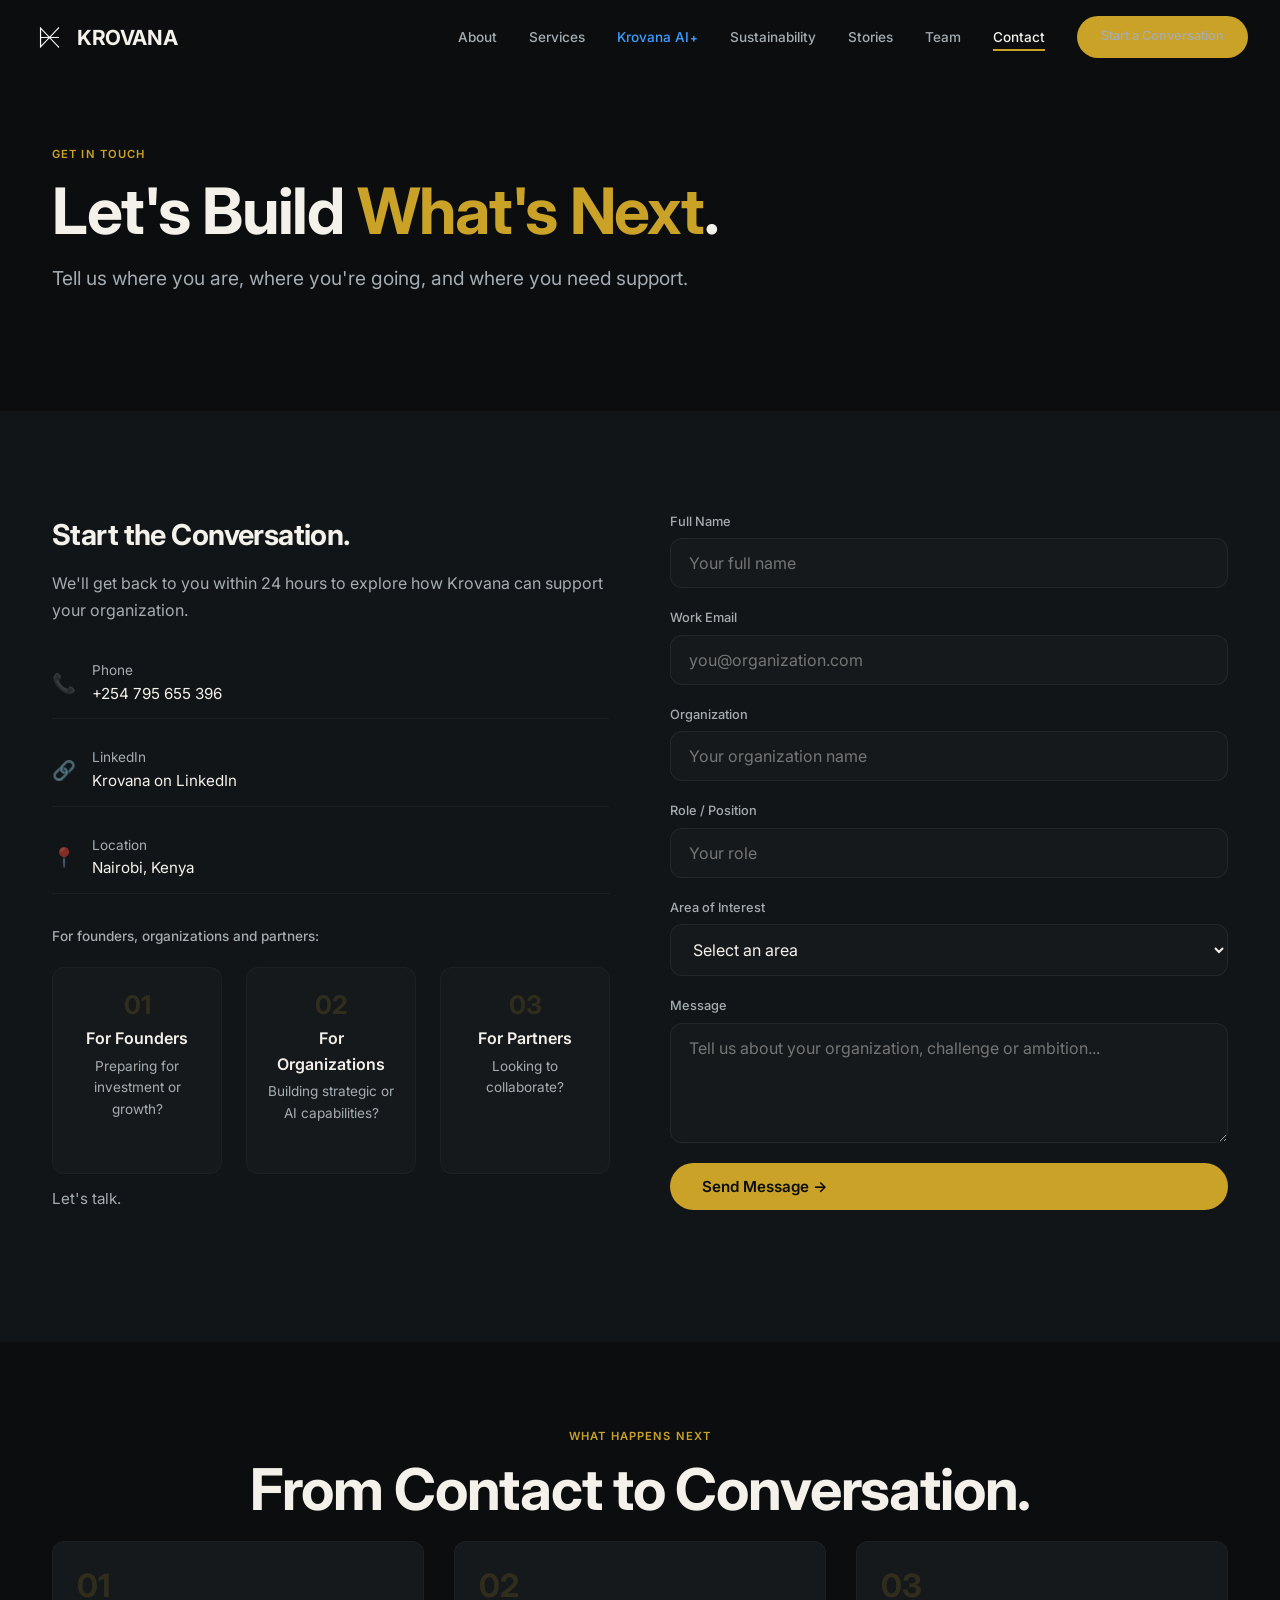
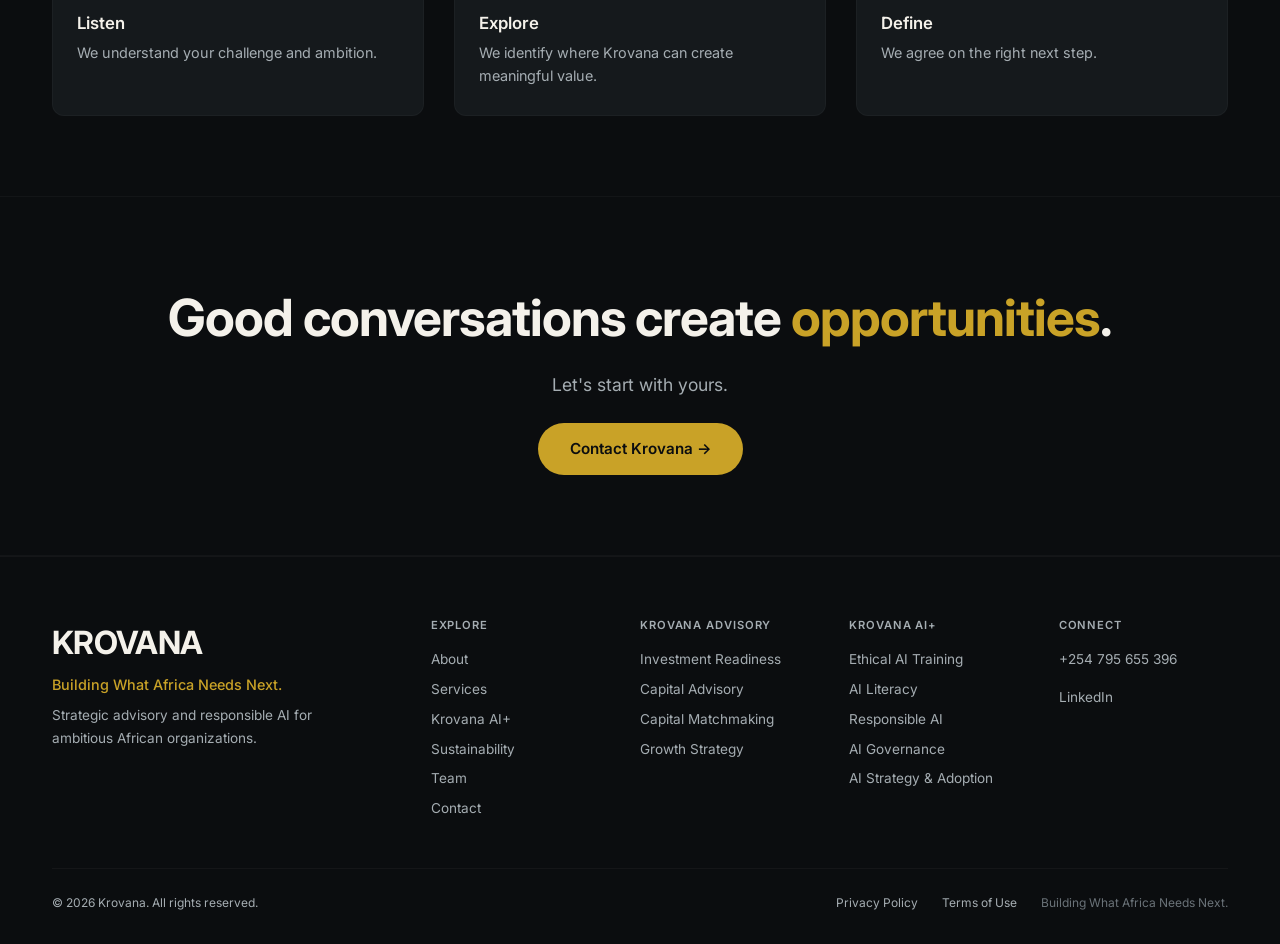
<file: contact.html>
<!DOCTYPE html>
<html lang="en">
<head>
    <meta charset="UTF-8">
    <meta name="viewport" content="width=device-width, initial-scale=1.0">
    <title>Contact Krovana | Let's Build What's Next</title>
    <meta name="description" content="Tell us where you are, where you're going, and where you need support. Let's start the conversation.">
    <link rel="preconnect" href="https://fonts.googleapis.com">
    <link rel="preconnect" href="https://fonts.gstatic.com" crossorigin>
    <link href="https://fonts.googleapis.com/css2?family=Inter:opsz,wght@14..32,400;14..32,500;14..32,600;14..32,700;14..32,800&family=Playfair+Display:ital,wght@0,400;0,600;0,700;1,400&display=swap" rel="stylesheet">
    <link rel="stylesheet" href="css/style.css">
    <link rel="icon" type="image/png" href="favicon.png" />
    <style>
        /* Same base styles */
        * { margin: 0; padding: 0; box-sizing: border-box; }
        :root {
            --bg-primary: #0B0D0F;
            --bg-secondary: #111518;
            --bg-card: #15191C;
            --text-primary: #F4F1EA;
            --text-secondary: #A5ADB2;
            --text-muted: #6A7278;
            --gold: #C9A227;
            --gold-dim: rgba(201, 162, 39, 0.10);
            --cyan: #3B9EFF;
            --cyan-dim: rgba(59, 158, 255, 0.08);
            --font: 'Inter', -apple-system, BlinkMacSystemFont, sans-serif;
            --radius: 20px;
            --radius-sm: 12px;
            --transition: 0.35s cubic-bezier(0.25, 0.46, 0.45, 0.94);
            --shadow-card: 0 20px 60px -20px rgba(0, 0, 0, 0.6);
            --max-width: 1240px;
        }
        html { scroll-behavior: smooth; }
        body {
            font-family: var(--font);
            background: var(--bg-primary);
            color: var(--text-primary);
            line-height: 1.6;
            -webkit-font-smoothing: antialiased;
        }
        a { text-decoration: none; color: inherit; }
        ul { list-style: none; }

        .container { max-width: var(--max-width); margin: 0 auto; padding: 0 32px; }
        .section-padding { padding: 100px 0; }
        .section-padding-sm { padding: 80px 0; }
        .section-alt { background: var(--bg-secondary); }

        .section-label {
            font-size: 0.7rem;
            font-weight: 600;
            letter-spacing: 0.1em;
            text-transform: uppercase;
            color: var(--gold);
            margin-bottom: 12px;
            display: inline-block;
        }
        .section-label.cyan { color: var(--cyan); }

        .section-title {
            font-size: clamp(2.2rem, 4.5vw, 3.6rem);
            font-weight: 700;
            letter-spacing: -0.02em;
            line-height: 1.1;
            margin-bottom: 16px;
        }
        .section-sub {
            font-size: 1.1rem;
            color: var(--text-secondary);
            max-width: 640px;
            line-height: 1.7;
        }
        .text-center { text-align: center; }
        .mx-auto { margin-left: auto; margin-right: auto; }
        .gold { color: var(--gold); }
        .cyan { color: var(--cyan); }

        .btn {
            display: inline-flex;
            align-items: center;
            gap: 10px;
            padding: 14px 32px;
            font-weight: 600;
            font-size: 0.95rem;
            border-radius: 60px;
            border: none;
            cursor: pointer;
            transition: var(--transition);
            text-decoration: none;
            background: transparent;
            color: var(--text-primary);
            font-family: var(--font);
        }
        .btn-primary { background: var(--gold); color: var(--bg-primary); }
        .btn-primary:hover { background: #dbb230; transform: translateY(-2px); box-shadow: 0 8px 30px rgba(201, 162, 39, 0.25); }
        .btn-outline { border: 1.5px solid rgba(255, 255, 255, 0.12); color: var(--text-primary); }
        .btn-outline:hover { border-color: var(--gold); color: var(--gold); transform: translateY(-2px); }
        .btn-ai { background: var(--cyan); color: var(--bg-primary); }
        .btn-ai:hover { background: #5aafff; transform: translateY(-2px); box-shadow: 0 8px 30px rgba(59, 158, 255, 0.20); }

        /* Navigation */
        .navbar {
            position: fixed;
            top: 0;
            left: 0;
            width: 100%;
            padding: 16px 0;
            z-index: 1000;
            transition: background 0.35s, backdrop-filter 0.35s, border-color 0.35s;
            background: transparent;
            border-bottom: 1px solid transparent;
        }
        .navbar.scrolled {
            background: rgba(11, 13, 15, 0.88);
            backdrop-filter: blur(16px);
            border-bottom: 1px solid rgba(255, 255, 255, 0.04);
        }
        .nav-container {
            display: flex;
            align-items: center;
            justify-content: space-between;
            max-width: 1400px;
            margin: 0 auto;
            padding: 0 32px;
        }
        .logo {
            font-size: 1.3rem;
            font-weight: 700;
            letter-spacing: -0.02em;
            color: var(--text-primary);
            text-decoration: none;
            font-family: var(--font);
            cursor: pointer;
        }
        .logo:hover { color: var(--gold); }
        .nav-links {
            display: flex;
            align-items: center;
            gap: 32px;
            list-style: none;
        }
        .nav-links a {
            text-decoration: none;
            color: var(--text-secondary);
            font-size: 0.85rem;
            font-weight: 500;
            transition: 0.2s;
            cursor: pointer;
            border-bottom: 2px solid transparent;
            padding-bottom: 4px;
        }
        .nav-links a:hover,
        .nav-links a.active {
            color: var(--text-primary);
            border-bottom-color: var(--gold);
        }
        .nav-links a.ai-link { color: var(--cyan); }
        .nav-links a.ai-link:hover,
        .nav-links a.ai-link.active {
            color: #7abfff;
            border-bottom-color: var(--cyan);
        }
        .nav-links .plus { display: inline-block; font-weight: 700; font-size: 0.7rem; margin-left: 1px; }
        .nav-cta .btn { padding: 10px 24px; font-size: 0.8rem; }
        .hamburger {
            display: none;
            flex-direction: column;
            gap: 5px;
            background: none;
            border: none;
            cursor: pointer;
            padding: 4px;
            z-index: 1001;
        }
        .hamburger .bar { width: 24px; height: 2px; background: var(--text-primary); transition: var(--transition); border-radius: 2px; }
        .hamburger.open .bar:nth-child(1) { transform: rotate(45deg) translate(5px, 5px); }
        .hamburger.open .bar:nth-child(2) { opacity: 0; }
        .hamburger.open .bar:nth-child(3) { transform: rotate(-45deg) translate(5px, -5px); }

        @media (max-width: 1024px) { .nav-links { gap: 20px; } }
        @media (max-width: 900px) {
            .nav-links {
                position: fixed;
                top: 0;
                left: -100%;
                width: 100%;
                height: 100vh;
                background: var(--bg-primary);
                flex-direction: column;
                justify-content: center;
                align-items: center;
                gap: 32px;
                transition: 0.4s;
                padding: 40px;
                z-index: 999;
            }
            .nav-links.open { left: 0; }
            .nav-links a { font-size: 1.2rem; }
            .nav-cta { display: none; }
            .hamburger { display: flex; }
        }

        .page-hero {
            padding: 140px 0 80px;
            border-bottom: 1px solid rgba(255, 255, 255, 0.04);
        }
        .page-hero h1 {
            font-size: clamp(2.8rem, 5vw, 4.2rem);
            font-weight: 700;
            letter-spacing: -0.02em;
            line-height: 1.1;
            margin-bottom: 16px;
            max-width: 900px;
        }
        .page-hero .hero-desc {
            font-size: 1.2rem;
            color: var(--text-secondary);
            max-width: 640px;
            line-height: 1.7;
        }

        .contact-layout {
            display: grid;
            grid-template-columns: 1fr 1fr;
            gap: 60px;
            align-items: start;
        }
        .contact-left h2 {
            font-size: 1.8rem;
            font-weight: 700;
            letter-spacing: -0.02em;
            margin-bottom: 12px;
        }
        .contact-left p {
            color: var(--text-secondary);
            font-size: 1rem;
            line-height: 1.7;
            margin-bottom: 24px;
        }
        .contact-details {
            display: flex;
            flex-direction: column;
            gap: 16px;
        }
        .contact-detail-item {
            display: flex;
            align-items: center;
            gap: 16px;
            padding: 12px 0;
            border-bottom: 1px solid rgba(255, 255, 255, 0.04);
        }
        .contact-detail-item .icon {
            font-size: 1.2rem;
            opacity: 0.5;
            width: 24px;
        }
        .contact-detail-item .label {
            color: var(--text-secondary);
            font-size: 0.85rem;
        }
        .contact-detail-item .value {
            color: var(--text-primary);
            font-size: 0.95rem;
        }
        .contact-detail-item .value a:hover { color: var(--gold); }

        .contact-form {
            display: flex;
            flex-direction: column;
            gap: 20px;
        }
        .form-group {
            display: flex;
            flex-direction: column;
            gap: 6px;
        }
        .form-group label {
            font-size: 0.8rem;
            font-weight: 500;
            color: var(--text-secondary);
        }
        .form-group input,
        .form-group select,
        .form-group textarea {
            width: 100%;
            padding: 14px 18px;
            background: var(--bg-card);
            border: 1px solid rgba(255, 255, 255, 0.06);
            border-radius: var(--radius-sm);
            color: var(--text-primary);
            font-family: var(--font);
            font-size: 1rem;
            transition: var(--transition);
        }
        .form-group input:focus,
        .form-group select:focus,
        .form-group textarea:focus {
            outline: none;
            border-color: var(--gold);
            box-shadow: 0 0 0 3px rgba(201, 162, 39, 0.08);
        }
        .form-group textarea {
            resize: vertical;
            min-height: 120px;
        }
        .form-feedback {
            margin-top: 12px;
        }
        .form-feedback.success {
            background: rgba(201, 162, 39, 0.10);
            color: var(--gold);
            padding: 14px 20px;
            border-radius: var(--radius-sm);
            border: 1px solid rgba(201, 162, 39, 0.12);
        }
        .form-feedback.error {
            background: rgba(220, 53, 69, 0.10);
            color: #ff6b6b;
            padding: 14px 20px;
            border-radius: var(--radius-sm);
            border: 1px solid rgba(220, 53, 69, 0.12);
        }

        .context-items {
            display: grid;
            grid-template-columns: 1fr 1fr 1fr;
            gap: 24px;
            margin-top: 20px;
        }
        .context-item {
            background: var(--bg-card);
            border-radius: var(--radius-sm);
            padding: 24px 20px;
            border: 1px solid rgba(255, 255, 255, 0.03);
            text-align: center;
        }
        .context-item .num {
            font-size: 1.6rem;
            font-weight: 700;
            color: var(--gold);
            opacity: 0.15;
            display: block;
            line-height: 1;
            margin-bottom: 8px;
        }
        .context-item h4 { font-size: 1rem; font-weight: 600; margin-bottom: 4px; }
        .context-item p {
            color: var(--text-secondary);
            font-size: 0.85rem;
            line-height: 1.6;
        }
        @media (max-width: 768px) {
            .context-items { grid-template-columns: 1fr; }
        }

        .next-steps {
            display: grid;
            grid-template-columns: repeat(3, 1fr);
            gap: 30px;
            margin-top: 20px;
        }
        .next-step {
            background: var(--bg-card);
            border-radius: var(--radius-sm);
            padding: 28px 24px;
            border: 1px solid rgba(255, 255, 255, 0.03);
        }
        .next-step .num {
            font-size: 2rem;
            font-weight: 700;
            color: var(--gold);
            opacity: 0.15;
            display: block;
            line-height: 1;
            margin-bottom: 8px;
        }
        .next-step h4 { font-size: 1.05rem; font-weight: 600; margin-bottom: 4px; }
        .next-step p {
            color: var(--text-secondary);
            font-size: 0.9rem;
            line-height: 1.6;
        }
        @media (max-width: 768px) {
            .next-steps { grid-template-columns: 1fr; }
        }

        .reveal {
            opacity: 0;
            transform: translateY(30px);
            transition: opacity 0.8s ease, transform 0.8s ease;
        }
        .reveal.visible { opacity: 1; transform: translateY(0); }
        @media (prefers-reduced-motion: reduce) { .reveal { opacity: 1 !important; transform: none !important; } }

        /* Footer */
        .footer-premium {
            padding: 60px 0 32px;
            border-top: 1px solid rgba(255, 255, 255, 0.04);
        }
        .footer-premium .footer-top {
            display: grid;
            grid-template-columns: 2fr 1fr 1fr 1fr 1fr;
            gap: 40px;
            margin-bottom: 40px;
        }
        .footer-brand-large .logo-large {
            font-size: 2rem;
            font-weight: 700;
            letter-spacing: -0.02em;
            color: var(--text-primary);
            display: block;
            margin-bottom: 4px;
            text-decoration: none;
            font-family: var(--font);
        }
        .footer-brand-large .logo-large:hover { color: var(--gold); }
        .footer-brand-large .tagline {
            color: var(--gold);
            font-size: 0.9rem;
            font-weight: 500;
            margin-bottom: 8px;
        }
        .footer-brand-large .desc {
            color: var(--text-secondary);
            font-size: 0.85rem;
            max-width: 280px;
            line-height: 1.7;
        }
        .footer-col h4 {
            font-size: 0.7rem;
            font-weight: 600;
            text-transform: uppercase;
            letter-spacing: 0.08em;
            color: var(--text-secondary);
            margin-bottom: 14px;
        }
        .footer-col a {
            display: block;
            color: var(--text-secondary);
            font-size: 0.85rem;
            margin-bottom: 8px;
            transition: 0.2s;
            text-decoration: none;
            cursor: pointer;
        }
        .footer-col a:hover { color: var(--text-primary); }
        .footer-divider {
            border: none;
            height: 1px;
            background: rgba(255, 255, 255, 0.04);
            margin: 0 0 24px 0;
        }
        .footer-bottom {
            display: flex;
            justify-content: space-between;
            font-size: 0.75rem;
            color: var(--text-secondary);
        }
        .footer-bottom-links {
            display: flex;
            gap: 24px;
        }
        .footer-bottom-links a {
            color: var(--text-secondary);
            text-decoration: none;
            transition: 0.2s;
        }
        .footer-bottom-links a:hover { color: var(--text-primary); }
        @media (max-width: 1024px) { .footer-premium .footer-top { grid-template-columns: 1fr 1fr 1fr; } }
        @media (max-width: 768px) {
            .footer-premium .footer-top { grid-template-columns: 1fr 1fr; gap: 30px; }
            .footer-bottom { flex-direction: column; gap: 8px; text-align: center; }
        }
        @media (max-width: 480px) { .footer-premium .footer-top { grid-template-columns: 1fr; gap: 24px; } }

        :focus-visible { outline: 2px solid var(--gold); outline-offset: 2px; }
        @media (max-width: 640px) {
            .container { padding: 0 20px; }
            .section-padding { padding: 60px 0; }
            .section-padding-sm { padding: 50px 0; }
            .page-hero { padding: 120px 0 60px; }
            .page-hero h1 { font-size: 2rem; }
            .contact-layout { grid-template-columns: 1fr; gap: 40px; }
        }
    </style>
</head>
<body>

<!-- ========== NAVIGATION ========== -->
<nav class="navbar" id="navbar" role="navigation" aria-label="Main navigation">
    <div class="nav-container">
        <a href="/" class="logo" style="display: flex; align-items: center; gap: 10px;">
    <img src="Krovana-logo.png" alt="Krovana" style="height: 35px; width: auto; display: block;">
            KROVANA
        </a>
        <ul class="nav-links" id="navLinks">
            <li><a href="/about">About</a></li>
            <li><a href="/services">Services</a></li>
            <li><a href="/krovana-ai" class="ai-link">Krovana AI<span class="plus">+</span></a></li>
            <li><a href="/sustainability">Sustainability</a></li>
            <li><a href="/stories">Stories</a></li>
            <li><a href="/team">Team</a></li>
            <li><a href="/contact" class="active">Contact</a></li>
            <li class="nav-cta"><a href="/contact" class="btn btn-primary">Start a Conversation</a></li>
        </ul>
        <button class="hamburger" id="hamburger" aria-label="Toggle menu">
            <span class="bar"></span>
            <span class="bar"></span>
            <span class="bar"></span>
        </button>
    </div>
</nav>

<!-- ========== PAGE HERO ========== -->
<section class="page-hero">
    <div class="container">
        <span class="section-label">Get in Touch</span>
        <h1>Let's Build <span class="gold">What's Next</span>.</h1>
        <p class="hero-desc">Tell us where you are, where you're going, and where you need support.</p>
    </div>
</section>

<!-- ========== CONTACT LAYOUT ========== -->
<section class="section-padding section-alt">
    <div class="container">
        <div class="contact-layout reveal">
            <!-- Left: Contact Info -->
            <div class="contact-left">
                <h2>Start the Conversation.</h2>
                <p>We'll get back to you within 24 hours to explore how Krovana can support your organization.</p>

                <div class="contact-details">
                    <div class="contact-detail-item">
                        <span class="icon">📞</span>
                        <div>
                            <div class="label">Phone</div>
                            <div class="value"><a href="tel:+254795655396">+254 795 655 396</a></div>
                        </div>
                    </div>
                    <div class="contact-detail-item">
                        <span class="icon">🔗</span>
                        <div>
                            <div class="label">LinkedIn</div>
                            <div class="value"><a href="#">Krovana on LinkedIn</a></div>
                        </div>
                    </div>
                    <div class="contact-detail-item">
                        <span class="icon">📍</span>
                        <div>
                            <div class="label">Location</div>
                            <div class="value">Nairobi, Kenya</div>
                        </div>
                    </div>
                </div>

                <div style="margin-top: 32px;">
                    <div style="font-size: 0.85rem; font-weight: 500; color: var(--text-secondary); margin-bottom: 8px;">For founders, organizations and partners:</div>
                    <div class="context-items">
                        <div class="context-item">
                            <span class="num">01</span>
                            <h4>For Founders</h4>
                            <p>Preparing for investment or growth?</p>
                        </div>
                        <div class="context-item">
                            <span class="num">02</span>
                            <h4>For Organizations</h4>
                            <p>Building strategic or AI capabilities?</p>
                        </div>
                        <div class="context-item">
                            <span class="num">03</span>
                            <h4>For Partners</h4>
                            <p>Looking to collaborate?</p>
                        </div>
                    </div>
                    <p style="color: var(--text-secondary); font-size: 0.95rem; margin-top: 12px;">Let's talk.</p>
                </div>
            </div>

            <!-- Right: Form -->
            <div>
                <form class="contact-form" id="contactForm" action="https://script.google.com/macros/s/AKfycbw3WkK3cGkTg1etZN4YwsKcydxYHrqBLj91m_9KJ9QCRWPz2JRQyqdrLHo146vBLE4I-g/exec" method="POST">
                    <div class="form-group">
                        <label for="fullName">Full Name</label>
                        <input type="text" id="fullName" name="fullName" placeholder="Your full name" required>
                    </div>
                    <div class="form-group">
                        <label for="workEmail">Work Email</label>
                        <input type="email" id="workEmail" name="email" placeholder="you@organization.com" required>
                    </div>
                    <div class="form-group">
                        <label for="organization">Organization</label>
                        <input type="text" id="organization" name="organization" placeholder="Your organization name">
                    </div>
                    <div class="form-group">
                        <label for="role">Role / Position</label>
                        <input type="text" id="role" name="role" placeholder="Your role">
                    </div>
                    <div class="form-group">
                        <label for="interest">Area of Interest</label>
                        <select id="interest" name="interest">
                            <option value="">Select an area</option>
                            <option value="Investment Readiness">Investment Readiness</option>
                            <option value="Capital Advisory">Capital Advisory</option>
                            <option value="Growth Strategy">Growth Strategy</option>
                            <option value="Capital Matchmaking">Capital Matchmaking</option>
                            <option value="Ethical AI Training">Ethical AI Training</option>
                            <option value="AI Literacy">AI Literacy</option>
                            <option value="Responsible AI">Responsible AI</option>
                            <option value="AI Governance">AI Governance</option>
                            <option value="AI Strategy & Adoption">AI Strategy &amp; Adoption</option>
                            <option value="Other">Other</option>
                        </select>
                    </div>
                    <div class="form-group">
                        <label for="message">Message</label>
                        <textarea id="message" name="message" placeholder="Tell us about your organization, challenge or ambition..."></textarea>
                    </div>
                    <input type="hidden" name="_subject" value="New Krovana Website Inquiry">
                    <button type="submit" class="btn btn-primary">Send Message →</button>
                    <div class="form-feedback" id="formFeedback"></div>
                </form>
            </div>
        </div>
    </div>
</section>

<!-- ========== WHAT HAPPENS NEXT ========== -->
<section class="section-padding-sm">
    <div class="container">
        <div class="text-center reveal">
            <span class="section-label">What Happens Next</span>
            <h2 class="section-title">From Contact to Conversation.</h2>
        </div>

        <div class="next-steps reveal">
            <div class="next-step">
                <span class="num">01</span>
                <h4>Listen</h4>
                <p>We understand your challenge and ambition.</p>
            </div>
            <div class="next-step">
                <span class="num">02</span>
                <h4>Explore</h4>
                <p>We identify where Krovana can create meaningful value.</p>
            </div>
            <div class="next-step">
                <span class="num">03</span>
                <h4>Define</h4>
                <p>We agree on the right next step.</p>
            </div>
        </div>
    </div>
</section>

<!-- ========== FINAL CTA ========== -->
<section class="cta-final" style="text-align: center; padding: 80px 0; border-top: 1px solid rgba(255,255,255,0.03); border-bottom: 1px solid rgba(255,255,255,0.03);">
    <div class="container">
        <div class="reveal">
            <h2 style="font-size: clamp(2.4rem, 4vw, 3.6rem); font-weight: 700; letter-spacing: -0.02em; margin-bottom: 12px;">Good conversations create <span class="gold">opportunities</span>.</h2>
            <p style="color: var(--text-secondary); font-size: 1.1rem; margin-bottom: 24px;">Let's start with yours.</p>
            <a href="/contact" class="btn btn-primary">Contact Krovana →</a>
        </div>
    </div>
</section>

<!-- ========== FOOTER ========== -->
<footer class="footer-premium">
    <div class="container">
        <div class="footer-top">
            <div class="footer-brand-large">
                <a href="/" class="logo-large">KROVANA</a>
                <div class="tagline">Building What Africa Needs Next.</div>
                <div class="desc">Strategic advisory and responsible AI for ambitious African organizations.</div>
            </div>
            <div class="footer-col">
                <h4>Explore</h4>
                <a href="/about">About</a>
                <a href="/services">Services</a>
                <a href="/krovana-ai">Krovana AI+</a>
                <a href="/sustainability">Sustainability</a>
                <a href="/team">Team</a>
                <a href="/contact">Contact</a>
            </div>
            <div class="footer-col">
                <h4>Krovana Advisory</h4>
                <a href="/services">Investment Readiness</a>
                <a href="/services">Capital Advisory</a>
                <a href="/services">Capital Matchmaking</a>
                <a href="/services">Growth Strategy</a>
            </div>
            <div class="footer-col">
                <h4>Krovana AI+</h4>
                <a href="/krovana-ai">Ethical AI Training</a>
                <a href="/krovana-ai">AI Literacy</a>
                <a href="/krovana-ai">Responsible AI</a>
                <a href="/krovana-ai">AI Governance</a>
                <a href="/krovana-ai">AI Strategy &amp; Adoption</a>
            </div>
            <div class="footer-col">
                <h4>Connect</h4>
                <a href="tel:+254795655396">+254 795 655 396</a>
                <a href="#" style="margin-top:8px; display:inline-block;">LinkedIn</a>
            </div>
        </div>

        <hr class="footer-divider">

        <div class="footer-bottom">
            <span>&copy; 2026 Krovana. All rights reserved.</span>
            <div class="footer-bottom-links">
                <a href="#">Privacy Policy</a>
                <a href="#">Terms of Use</a>
                <span style="color: var(--text-muted);">Building What Africa Needs Next.</span>
            </div>
        </div>
    </div>
</footer>

<script>
    (function() {
        'use strict';

        const navbar = document.getElementById('navbar');
        const hamburger = document.getElementById('hamburger');
        const navLinks = document.getElementById('navLinks');

        window.addEventListener('scroll', function() {
            if (window.scrollY > 40) {
                navbar.classList.add('scrolled');
            } else {
                navbar.classList.remove('scrolled');
            }
        }, { passive: true });

        if (hamburger) {
            hamburger.addEventListener('click', function() {
                const isOpen = navLinks.classList.toggle('open');
                hamburger.classList.toggle('open');
                hamburger.setAttribute('aria-expanded', isOpen);
            });
        }

        if (navLinks) {
            navLinks.querySelectorAll('a').forEach(function(link) {
                link.addEventListener('click', function() {
                    navLinks.classList.remove('open');
                    hamburger.classList.remove('open');
                    hamburger.setAttribute('aria-expanded', 'false');
                });
            });
        }

        const reveals = document.querySelectorAll('.reveal');
        const observer = new IntersectionObserver(function(entries) {
            entries.forEach(function(entry) {
                if (entry.isIntersecting) {
                    entry.target.classList.add('visible');
                }
            });
        }, { threshold: 0.10, rootMargin: '0px 0px -30px 0px' });

        reveals.forEach(function(el) {
            observer.observe(el);
        });

        // ---- CONTACT FORM (Google Apps Script) ----
        const contactForm = document.getElementById('contactForm');
        const formFeedback = document.getElementById('formFeedback');

        if (contactForm) {
            contactForm.addEventListener('submit', async function(e) {
                e.preventDefault();

                const submitBtn = contactForm.querySelector('button[type="submit"]');
                const originalText = submitBtn.innerHTML;

                submitBtn.innerHTML = 'Sending...';
                submitBtn.disabled = true;

                const formData = new FormData(contactForm);

                try {
                    await fetch(contactForm.action, {
                        method: 'POST',
                        body: formData,
                        mode: 'no-cors'
                    });

                    // With no-cors, we can't read the response
                    // But if no error is thrown, we assume success
                    formFeedback.innerHTML = `
                        <div class="success">
                            ✓ Thank you! Your message has been sent. We'll be in touch within 24 hours.
                        </div>
                    `;
                    contactForm.reset();
                } catch (error) {
                    formFeedback.innerHTML = `
                        <div class="error">
                            ⚠️ Something went wrong. Please try again or email us directly at krovana.africa@gmail.com
                        </div>
                    `;
                } finally {
                    submitBtn.innerHTML = originalText;
                    submitBtn.disabled = false;

                    setTimeout(function() {
                        formFeedback.innerHTML = '';
                    }, 8000);
                }
            });
        }
    })();
</script>

</body>
</html>
</file>
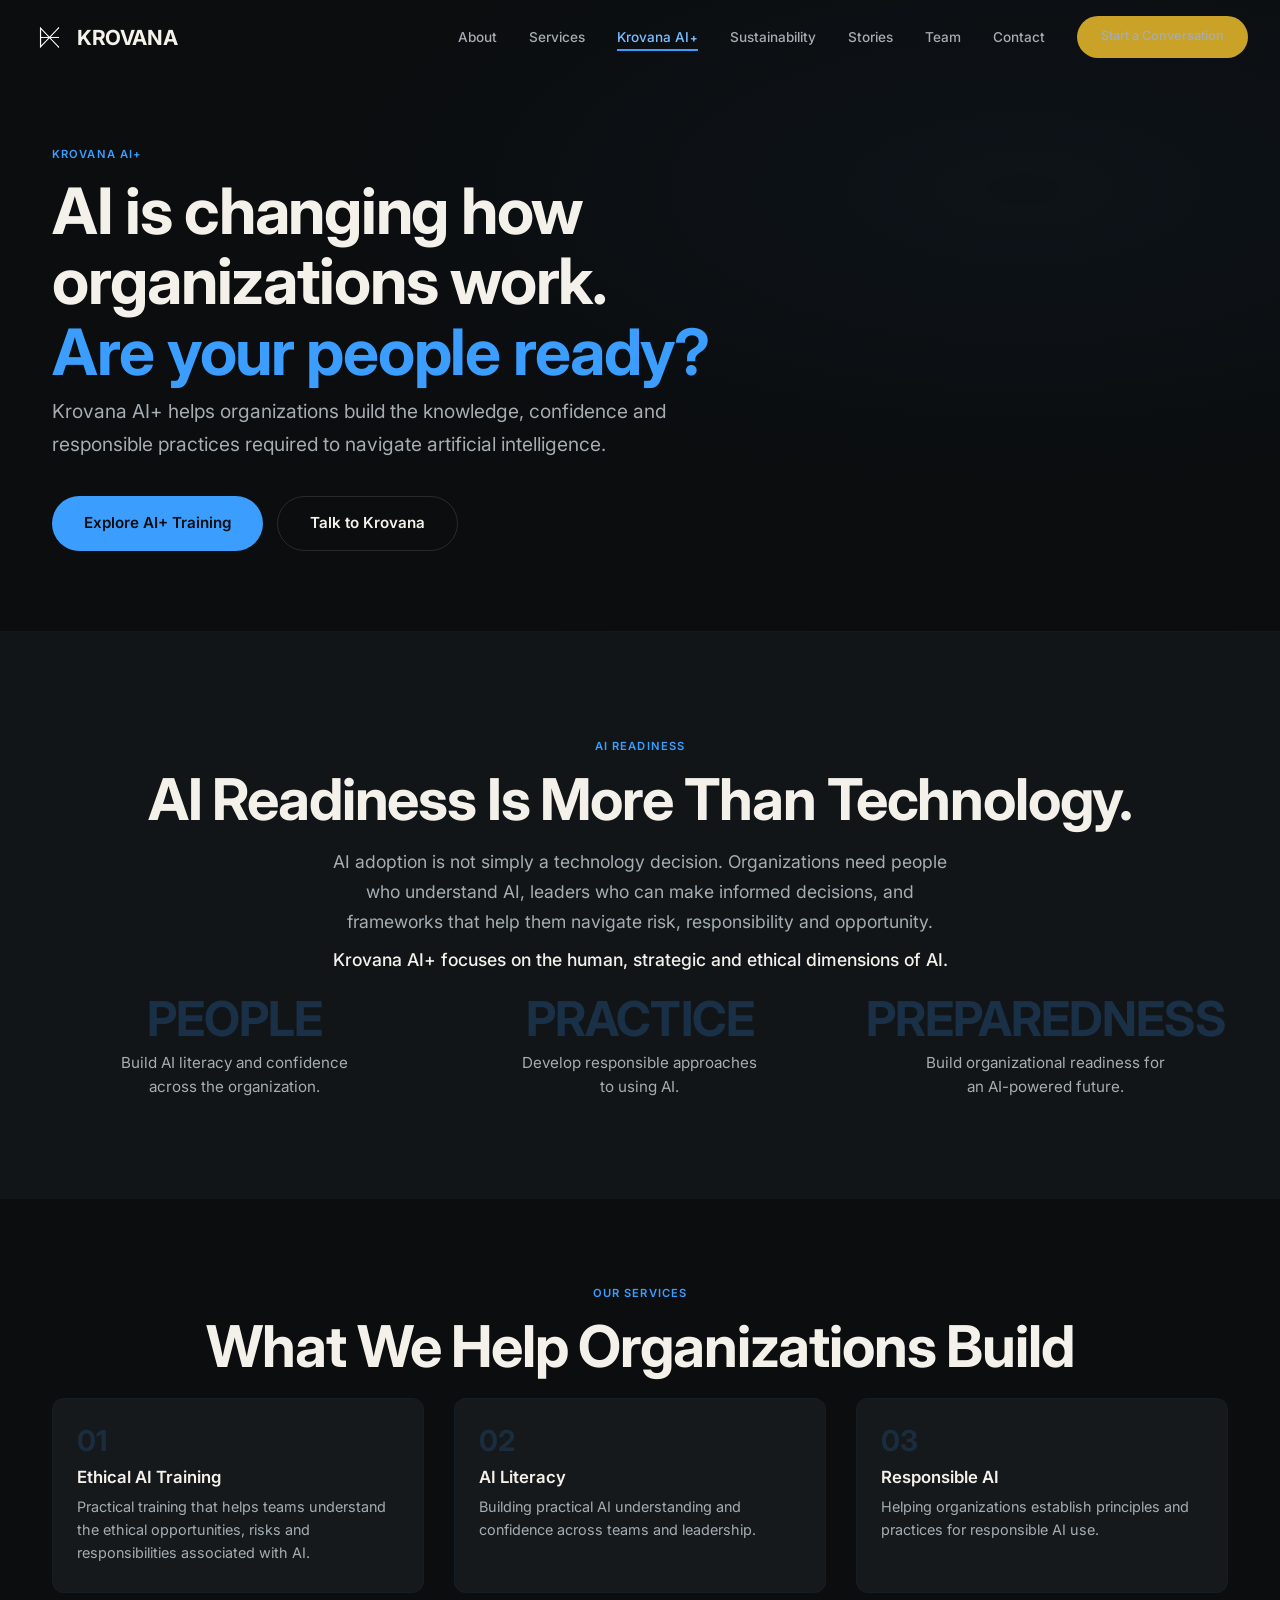
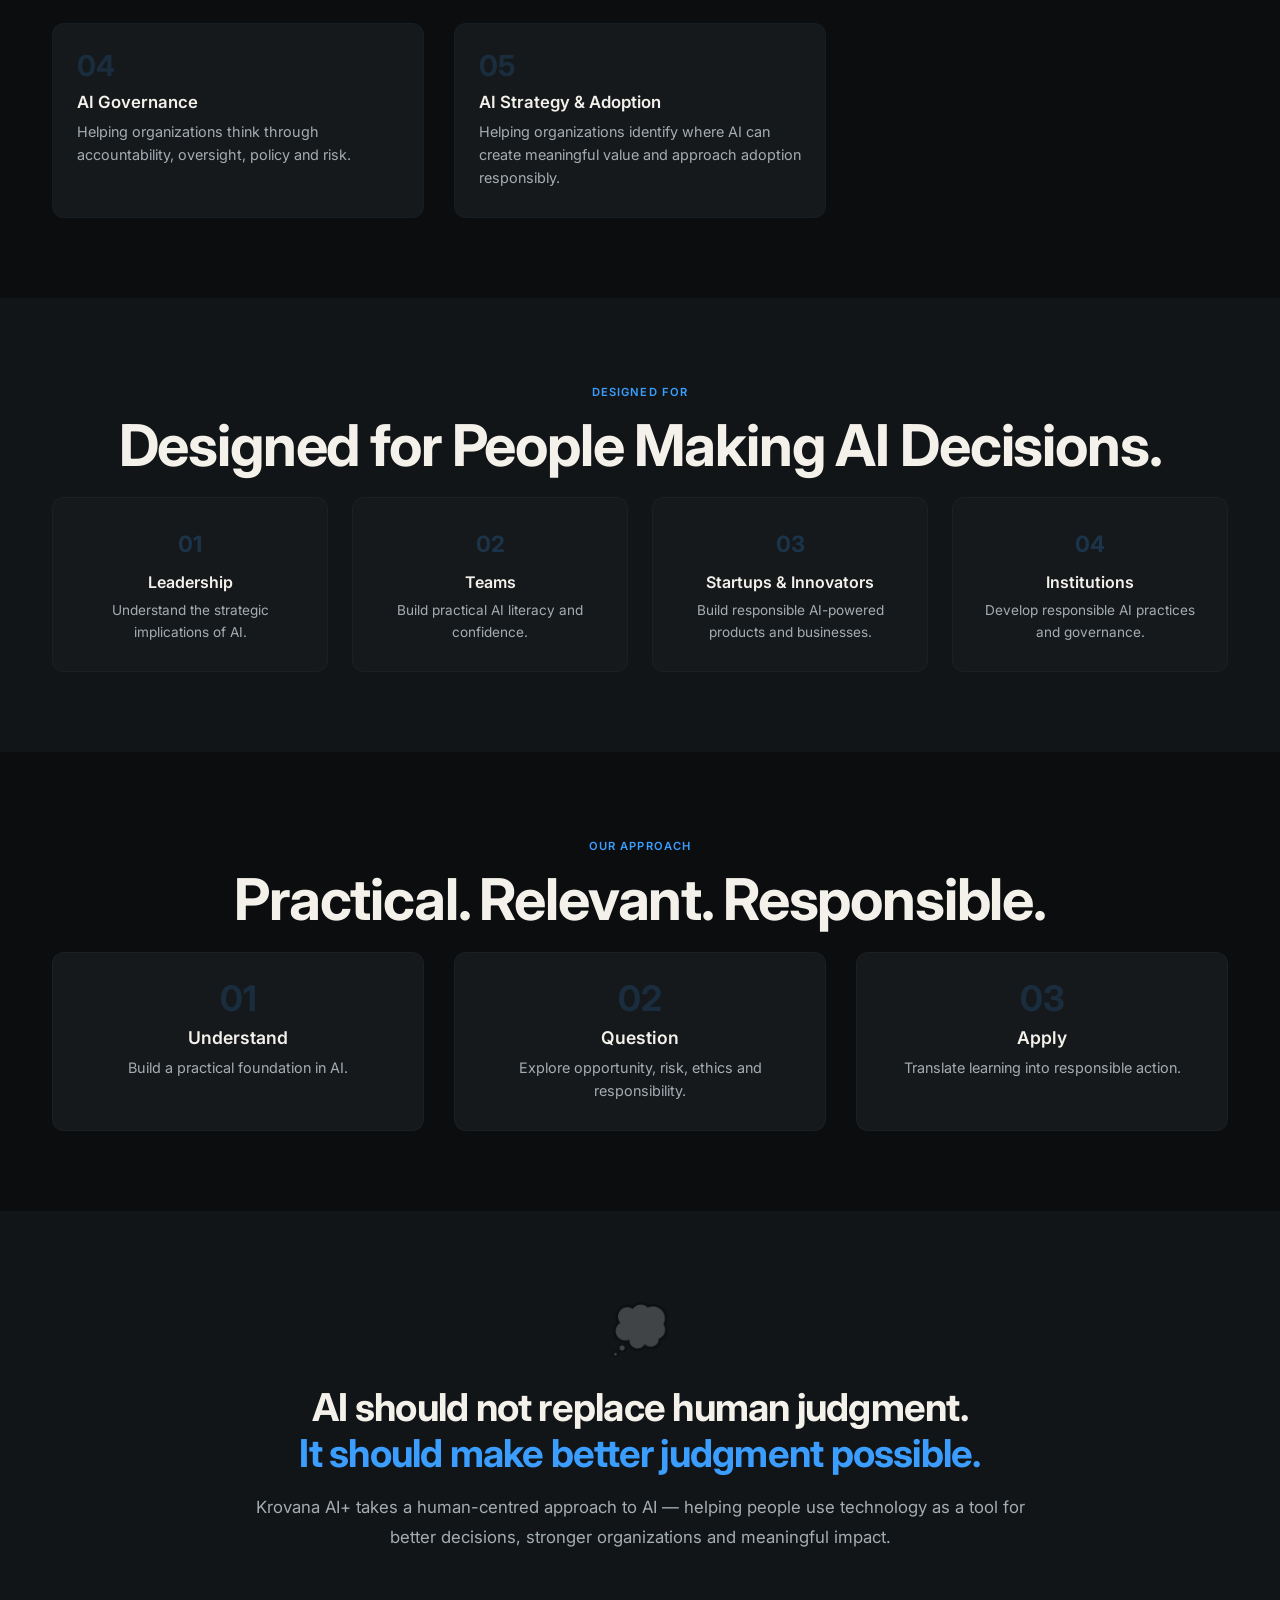
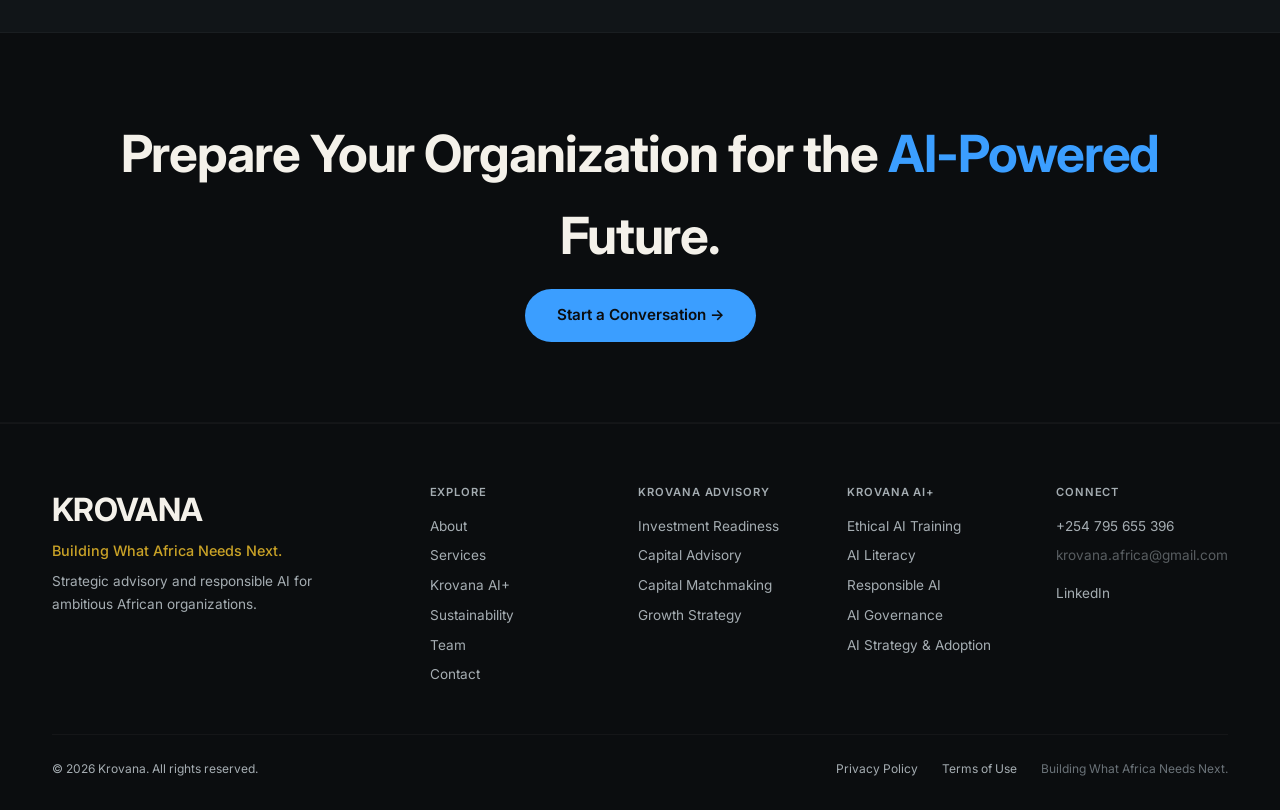
<file: krovana-ai.html>
<!DOCTYPE html>
<html lang="en">
<head>
    <meta charset="UTF-8">
    <meta name="viewport" content="width=device-width, initial-scale=1.0">
    <title>Krovana AI+ | Responsible AI Training &amp; Organizational Readiness</title>
    <meta name="description" content="Krovana AI+ helps organizations build the knowledge, confidence and responsible practices required to navigate artificial intelligence.">
    <link rel="preconnect" href="https://fonts.googleapis.com">
    <link rel="preconnect" href="https://fonts.gstatic.com" crossorigin>
    <link href="https://fonts.googleapis.com/css2?family=Inter:opsz,wght@14..32,400;14..32,500;14..32,600;14..32,700;14..32,800&family=Playfair+Display:ital,wght@0,400;0,600;0,700;1,400&display=swap" rel="stylesheet">
    <link rel="stylesheet" href="css/style.css">
    <link rel="icon" type="image/png" href="favicon.png" />
    <style>
        /* Same base styles as previous pages */
        * { margin: 0; padding: 0; box-sizing: border-box; }
        :root {
            --bg-primary: #0B0D0F;
            --bg-secondary: #111518;
            --bg-card: #15191C;
            --text-primary: #F4F1EA;
            --text-secondary: #A5ADB2;
            --text-muted: #6A7278;
            --gold: #C9A227;
            --gold-dim: rgba(201, 162, 39, 0.10);
            --cyan: #3B9EFF;
            --cyan-dim: rgba(59, 158, 255, 0.08);
            --font: 'Inter', -apple-system, BlinkMacSystemFont, sans-serif;
            --radius: 20px;
            --radius-sm: 12px;
            --transition: 0.35s cubic-bezier(0.25, 0.46, 0.45, 0.94);
            --shadow-card: 0 20px 60px -20px rgba(0, 0, 0, 0.6);
            --max-width: 1240px;
        }
        html { scroll-behavior: smooth; }
        body {
            font-family: var(--font);
            background: var(--bg-primary);
            color: var(--text-primary);
            line-height: 1.6;
            -webkit-font-smoothing: antialiased;
        }
        a { text-decoration: none; color: inherit; }
        ul { list-style: none; }

        .container { max-width: var(--max-width); margin: 0 auto; padding: 0 32px; }
        .section-padding { padding: 100px 0; }
        .section-padding-sm { padding: 80px 0; }
        .section-alt { background: var(--bg-secondary); }

        .section-label {
            font-size: 0.7rem;
            font-weight: 600;
            letter-spacing: 0.1em;
            text-transform: uppercase;
            color: var(--gold);
            margin-bottom: 12px;
            display: inline-block;
        }
        .section-label.cyan { color: var(--cyan); }

        .section-title {
            font-size: clamp(2.2rem, 4.5vw, 3.6rem);
            font-weight: 700;
            letter-spacing: -0.02em;
            line-height: 1.1;
            margin-bottom: 16px;
        }
        .section-sub {
            font-size: 1.1rem;
            color: var(--text-secondary);
            max-width: 640px;
            line-height: 1.7;
        }
        .text-center { text-align: center; }
        .mx-auto { margin-left: auto; margin-right: auto; }
        .gold { color: var(--gold); }
        .cyan { color: var(--cyan); }

        .btn {
            display: inline-flex;
            align-items: center;
            gap: 10px;
            padding: 14px 32px;
            font-weight: 600;
            font-size: 0.95rem;
            border-radius: 60px;
            border: none;
            cursor: pointer;
            transition: var(--transition);
            text-decoration: none;
            background: transparent;
            color: var(--text-primary);
            font-family: var(--font);
        }
        .btn-primary { background: var(--gold); color: var(--bg-primary); }
        .btn-primary:hover { background: #dbb230; transform: translateY(-2px); box-shadow: 0 8px 30px rgba(201, 162, 39, 0.25); }
        .btn-outline { border: 1.5px solid rgba(255, 255, 255, 0.12); color: var(--text-primary); }
        .btn-outline:hover { border-color: var(--gold); color: var(--gold); transform: translateY(-2px); }
        .btn-ai { background: var(--cyan); color: var(--bg-primary); }
        .btn-ai:hover { background: #5aafff; transform: translateY(-2px); box-shadow: 0 8px 30px rgba(59, 158, 255, 0.20); }

        /* Navigation (same) */
        .navbar {
            position: fixed;
            top: 0;
            left: 0;
            width: 100%;
            padding: 16px 0;
            z-index: 1000;
            transition: background 0.35s, backdrop-filter 0.35s, border-color 0.35s;
            background: transparent;
            border-bottom: 1px solid transparent;
        }
        .navbar.scrolled {
            background: rgba(11, 13, 15, 0.88);
            backdrop-filter: blur(16px);
            border-bottom: 1px solid rgba(255, 255, 255, 0.04);
        }
        .nav-container {
            display: flex;
            align-items: center;
            justify-content: space-between;
            max-width: 1400px;
            margin: 0 auto;
            padding: 0 32px;
        }
        .logo {
            font-size: 1.3rem;
            font-weight: 700;
            letter-spacing: -0.02em;
            color: var(--text-primary);
            text-decoration: none;
            font-family: var(--font);
            cursor: pointer;
        }
        .logo:hover { color: var(--gold); }
        .nav-links {
            display: flex;
            align-items: center;
            gap: 32px;
            list-style: none;
        }
        .nav-links a {
            text-decoration: none;
            color: var(--text-secondary);
            font-size: 0.85rem;
            font-weight: 500;
            transition: 0.2s;
            cursor: pointer;
            border-bottom: 2px solid transparent;
            padding-bottom: 4px;
        }
        .nav-links a:hover,
        .nav-links a.active {
            color: var(--text-primary);
            border-bottom-color: var(--gold);
        }
        .nav-links a.ai-link { color: var(--cyan); }
        .nav-links a.ai-link:hover,
        .nav-links a.ai-link.active {
            color: #7abfff;
            border-bottom-color: var(--cyan);
        }
        .nav-links .plus { display: inline-block; font-weight: 700; font-size: 0.7rem; margin-left: 1px; }
        .nav-cta .btn { padding: 10px 24px; font-size: 0.8rem; }
        .hamburger {
            display: none;
            flex-direction: column;
            gap: 5px;
            background: none;
            border: none;
            cursor: pointer;
            padding: 4px;
            z-index: 1001;
        }
        .hamburger .bar { width: 24px; height: 2px; background: var(--text-primary); transition: var(--transition); border-radius: 2px; }
        .hamburger.open .bar:nth-child(1) { transform: rotate(45deg) translate(5px, 5px); }
        .hamburger.open .bar:nth-child(2) { opacity: 0; }
        .hamburger.open .bar:nth-child(3) { transform: rotate(-45deg) translate(5px, -5px); }

        @media (max-width: 1024px) { .nav-links { gap: 20px; } }
        @media (max-width: 900px) {
            .nav-links {
                position: fixed;
                top: 0;
                left: -100%;
                width: 100%;
                height: 100vh;
                background: var(--bg-primary);
                flex-direction: column;
                justify-content: center;
                align-items: center;
                gap: 32px;
                transition: 0.4s;
                padding: 40px;
                z-index: 999;
            }
            .nav-links.open { left: 0; }
            .nav-links a { font-size: 1.2rem; }
            .nav-cta { display: none; }
            .hamburger { display: flex; }
        }

        .page-hero {
            padding: 140px 0 80px;
            border-bottom: 1px solid rgba(255, 255, 255, 0.04);
            position: relative;
            overflow: hidden;
            background: radial-gradient(ellipse at 80% 30%, rgba(59, 158, 255, 0.04) 0%, transparent 50%);
        }
        .page-hero h1 {
            font-size: clamp(2.8rem, 5vw, 4.2rem);
            font-weight: 700;
            letter-spacing: -0.02em;
            line-height: 1.1;
            margin-bottom: 8px;
            max-width: 900px;
        }
        .page-hero h1 .cyan { color: var(--cyan); }
        .page-hero .hero-desc {
            font-size: 1.2rem;
            color: var(--text-secondary);
            max-width: 640px;
            line-height: 1.7;
        }
        .page-hero .hero-actions {
            display: flex;
            gap: 14px;
            flex-wrap: wrap;
            margin-top: 24px;
        }

        /* AI Sections */
        .ai-grid {
            display: grid;
            grid-template-columns: repeat(auto-fit, minmax(280px, 1fr));
            gap: 30px;
            margin-top: 20px;
        }
        .ai-card {
            background: var(--bg-card);
            border-radius: var(--radius-sm);
            padding: 28px 24px;
            border: 1px solid rgba(59, 158, 255, 0.04);
            transition: var(--transition);
        }
        .ai-card:hover {
            border-color: rgba(59, 158, 255, 0.12);
            transform: translateY(-4px);
        }
        .ai-card .ai-num {
            font-size: 1.8rem;
            font-weight: 700;
            color: var(--cyan);
            opacity: 0.15;
            display: block;
            line-height: 1;
            margin-bottom: 8px;
        }
        .ai-card h4 {
            font-size: 1.05rem;
            font-weight: 600;
            margin-bottom: 4px;
        }
        .ai-card p {
            color: var(--text-secondary);
            font-size: 0.9rem;
            line-height: 1.6;
        }

        .three-words {
            display: grid;
            grid-template-columns: repeat(3, 1fr);
            gap: 40px;
            margin-top: 20px;
        }
        .three-words .word-item {
            text-align: center;
        }
        .three-words .word-item .word {
            font-size: 3rem;
            font-weight: 700;
            letter-spacing: -0.02em;
            color: var(--cyan);
            opacity: 0.2;
            display: block;
            line-height: 1;
            margin-bottom: 8px;
        }
        .three-words .word-item p {
            color: var(--text-secondary);
            font-size: 0.95rem;
            line-height: 1.6;
            max-width: 240px;
            margin: 0 auto;
        }
        @media (max-width: 768px) {
            .three-words { grid-template-columns: 1fr; gap: 30px; }
            .three-words .word-item p { max-width: 100%; }
        }

        .journey-grid {
            display: grid;
            grid-template-columns: repeat(3, 1fr);
            gap: 30px;
            margin-top: 20px;
        }
        .journey-step {
            background: var(--bg-card);
            border-radius: var(--radius-sm);
            padding: 28px 24px;
            border: 1px solid rgba(255, 255, 255, 0.03);
            text-align: center;
        }
        .journey-step .step-num {
            font-size: 2.2rem;
            font-weight: 700;
            color: var(--cyan);
            opacity: 0.15;
            display: block;
            line-height: 1;
            margin-bottom: 8px;
        }
        .journey-step h4 { font-size: 1.1rem; font-weight: 600; margin-bottom: 4px; }
        .journey-step p {
            color: var(--text-secondary);
            font-size: 0.9rem;
            line-height: 1.6;
        }
        @media (max-width: 768px) {
            .journey-grid { grid-template-columns: 1fr; }
        }

        .audience-compact {
            display: grid;
            grid-template-columns: repeat(4, 1fr);
            gap: 24px;
            margin-top: 20px;
        }
        .audience-compact-item {
            background: var(--bg-card);
            border-radius: var(--radius-sm);
            padding: 28px 20px;
            border: 1px solid rgba(255, 255, 255, 0.03);
            transition: var(--transition);
            text-align: center;
        }
        .audience-compact-item:hover {
            border-color: rgba(255, 255, 255, 0.08);
            transform: translateY(-4px);
        }
        .audience-compact-item .num {
            font-size: 1.4rem;
            font-weight: 700;
            color: var(--cyan);
            opacity: 0.2;
            display: block;
            margin-bottom: 8px;
        }
        .audience-compact-item h4 { font-size: 1rem; font-weight: 600; margin-bottom: 4px; }
        .audience-compact-item p {
            color: var(--text-secondary);
            font-size: 0.85rem;
            line-height: 1.6;
        }
        @media (max-width: 900px) { .audience-compact { grid-template-columns: 1fr 1fr; } }
        @media (max-width: 500px) { .audience-compact { grid-template-columns: 1fr; } }

        .reveal {
            opacity: 0;
            transform: translateY(30px);
            transition: opacity 0.8s ease, transform 0.8s ease;
        }
        .reveal.visible { opacity: 1; transform: translateY(0); }
        @media (prefers-reduced-motion: reduce) { .reveal { opacity: 1 !important; transform: none !important; } }

        /* Footer (same) */
        .footer-premium {
            padding: 60px 0 32px;
            border-top: 1px solid rgba(255, 255, 255, 0.04);
        }
        .footer-premium .footer-top {
            display: grid;
            grid-template-columns: 2fr 1fr 1fr 1fr 1fr;
            gap: 40px;
            margin-bottom: 40px;
        }
        .footer-brand-large .logo-large {
            font-size: 2rem;
            font-weight: 700;
            letter-spacing: -0.02em;
            color: var(--text-primary);
            display: block;
            margin-bottom: 4px;
            text-decoration: none;
            font-family: var(--font);
        }
        .footer-brand-large .logo-large:hover { color: var(--gold); }
        .footer-brand-large .tagline {
            color: var(--gold);
            font-size: 0.9rem;
            font-weight: 500;
            margin-bottom: 8px;
        }
        .footer-brand-large .desc {
            color: var(--text-secondary);
            font-size: 0.85rem;
            max-width: 280px;
            line-height: 1.7;
        }
        .footer-col h4 {
            font-size: 0.7rem;
            font-weight: 600;
            text-transform: uppercase;
            letter-spacing: 0.08em;
            color: var(--text-secondary);
            margin-bottom: 14px;
        }
        .footer-col a {
            display: block;
            color: var(--text-secondary);
            font-size: 0.85rem;
            margin-bottom: 8px;
            transition: 0.2s;
            text-decoration: none;
            cursor: pointer;
        }
        .footer-col a:hover { color: var(--text-primary); }
        .footer-divider {
            border: none;
            height: 1px;
            background: rgba(255, 255, 255, 0.04);
            margin: 0 0 24px 0;
        }
        .footer-bottom {
            display: flex;
            justify-content: space-between;
            font-size: 0.75rem;
            color: var(--text-secondary);
        }
        .footer-bottom-links {
            display: flex;
            gap: 24px;
        }
        .footer-bottom-links a {
            color: var(--text-secondary);
            text-decoration: none;
            transition: 0.2s;
        }
        .footer-bottom-links a:hover { color: var(--text-primary); }
        @media (max-width: 1024px) { .footer-premium .footer-top { grid-template-columns: 1fr 1fr 1fr; } }
        @media (max-width: 768px) {
            .footer-premium .footer-top { grid-template-columns: 1fr 1fr; gap: 30px; }
            .footer-bottom { flex-direction: column; gap: 8px; text-align: center; }
        }
        @media (max-width: 480px) { .footer-premium .footer-top { grid-template-columns: 1fr; gap: 24px; } }

        :focus-visible { outline: 2px solid var(--gold); outline-offset: 2px; }
        @media (max-width: 640px) {
            .container { padding: 0 20px; }
            .section-padding { padding: 60px 0; }
            .section-padding-sm { padding: 50px 0; }
            .page-hero { padding: 120px 0 60px; }
            .page-hero h1 { font-size: 2rem; }
        }
    </style>
</head>
<body>

<!-- ========== NAVIGATION ========== -->
<nav class="navbar" id="navbar" role="navigation" aria-label="Main navigation">
    <div class="nav-container">
        <a href="/" class="logo" style="display: flex; align-items: center; gap: 10px;">
            <img src="Krovana-logo.png" alt="Krovana" style="height: 35px; width: auto; display: block;">
            KROVANA
        </a>
        <ul class="nav-links" id="navLinks">
            <li><a href="/about">About</a></li>
            <li><a href="/services">Services</a></li>
            <li><a href="/krovana-ai" class="ai-link active">Krovana AI<span class="plus">+</span></a></li>
            <li><a href="/sustainability">Sustainability</a></li>
            <li><a href="/stories">Stories</a></li>
            <li><a href="/team">Team</a></li>
            <li><a href="/contact">Contact</a></li>
            <li class="nav-cta"><a href="/contact" class="btn btn-primary">Start a Conversation</a></li>
        </ul>
        <button class="hamburger" id="hamburger" aria-label="Toggle menu">
            <span class="bar"></span>
            <span class="bar"></span>
            <span class="bar"></span>
        </button>
    </div>
</nav>

<!-- ========== PAGE HERO ========== -->
<section class="page-hero">
    <div class="container">
        <span class="section-label cyan">Krovana AI+</span>
        <h1>AI is changing how organizations work. <br><span class="cyan">Are your people ready?</span></h1>
        <p class="hero-desc">Krovana AI+ helps organizations build the knowledge, confidence and responsible practices required to navigate artificial intelligence.</p>
        <div class="hero-actions">
            <a href="/contact" class="btn btn-ai">Explore AI+ Training</a>
            <a href="/contact" class="btn btn-outline">Talk to Krovana</a>
        </div>
    </div>
</section>

<!-- ========== SECTION 1: AI READINESS ========== -->
<section class="section-padding section-alt">
    <div class="container">
        <div class="text-center reveal">
            <span class="section-label cyan">AI Readiness</span>
            <h2 class="section-title">AI Readiness Is More Than Technology.</h2>
            <p class="section-sub mx-auto">AI adoption is not simply a technology decision. Organizations need people who understand AI, leaders who can make informed decisions, and frameworks that help them navigate risk, responsibility and opportunity.</p>
            <p class="section-sub mx-auto" style="margin-top: 8px; font-weight: 500; color: var(--text-primary);">Krovana AI+ focuses on the human, strategic and ethical dimensions of AI.</p>
        </div>

        <div class="three-words reveal">
            <div class="word-item">
                <span class="word">PEOPLE</span>
                <p>Build AI literacy and confidence across the organization.</p>
            </div>
            <div class="word-item">
                <span class="word">PRACTICE</span>
                <p>Develop responsible approaches to using AI.</p>
            </div>
            <div class="word-item">
                <span class="word">PREPAREDNESS</span>
                <p>Build organizational readiness for an AI-powered future.</p>
            </div>
        </div>
    </div>
</section>

<!-- ========== SECTION 2: SERVICES ========== -->
<section class="section-padding-sm">
    <div class="container">
        <div class="text-center reveal">
            <span class="section-label cyan">Our Services</span>
            <h2 class="section-title">What We Help Organizations Build</h2>
        </div>

        <div class="ai-grid reveal">
            <div class="ai-card">
                <span class="ai-num">01</span>
                <h4>Ethical AI Training</h4>
                <p>Practical training that helps teams understand the ethical opportunities, risks and responsibilities associated with AI.</p>
            </div>
            <div class="ai-card">
                <span class="ai-num">02</span>
                <h4>AI Literacy</h4>
                <p>Building practical AI understanding and confidence across teams and leadership.</p>
            </div>
            <div class="ai-card">
                <span class="ai-num">03</span>
                <h4>Responsible AI</h4>
                <p>Helping organizations establish principles and practices for responsible AI use.</p>
            </div>
            <div class="ai-card">
                <span class="ai-num">04</span>
                <h4>AI Governance</h4>
                <p>Helping organizations think through accountability, oversight, policy and risk.</p>
            </div>
            <div class="ai-card">
                <span class="ai-num">05</span>
                <h4>AI Strategy &amp; Adoption</h4>
                <p>Helping organizations identify where AI can create meaningful value and approach adoption responsibly.</p>
            </div>
        </div>
    </div>
</section>

<!-- ========== SECTION 3: AUDIENCE ========== -->
<section class="section-padding-sm section-alt">
    <div class="container">
        <div class="text-center reveal">
            <span class="section-label cyan">Designed For</span>
            <h2 class="section-title">Designed for People Making AI Decisions.</h2>
        </div>

        <div class="audience-compact reveal">
            <div class="audience-compact-item">
                <span class="num">01</span>
                <h4>Leadership</h4>
                <p>Understand the strategic implications of AI.</p>
            </div>
            <div class="audience-compact-item">
                <span class="num">02</span>
                <h4>Teams</h4>
                <p>Build practical AI literacy and confidence.</p>
            </div>
            <div class="audience-compact-item">
                <span class="num">03</span>
                <h4>Startups &amp; Innovators</h4>
                <p>Build responsible AI-powered products and businesses.</p>
            </div>
            <div class="audience-compact-item">
                <span class="num">04</span>
                <h4>Institutions</h4>
                <p>Develop responsible AI practices and governance.</p>
            </div>
        </div>
    </div>
</section>

<!-- ========== SECTION 4: JOURNEY ========== -->
<section class="section-padding-sm">
    <div class="container">
        <div class="text-center reveal">
            <span class="section-label cyan">Our Approach</span>
            <h2 class="section-title">Practical. Relevant. Responsible.</h2>
        </div>

        <div class="journey-grid reveal">
            <div class="journey-step">
                <span class="step-num">01</span>
                <h4>Understand</h4>
                <p>Build a practical foundation in AI.</p>
            </div>
            <div class="journey-step">
                <span class="step-num">02</span>
                <h4>Question</h4>
                <p>Explore opportunity, risk, ethics and responsibility.</p>
            </div>
            <div class="journey-step">
                <span class="step-num">03</span>
                <h4>Apply</h4>
                <p>Translate learning into responsible action.</p>
            </div>
        </div>
    </div>
</section>

<!-- ========== SECTION 5: PHILOSOPHY ========== -->
<section class="section-padding-sm section-alt" style="border-bottom: 1px solid rgba(255,255,255,0.04);">
    <div class="container">
        <div class="reveal" style="text-align: center; max-width: 800px; margin: 0 auto;">
            <div style="font-size: 3rem; margin-bottom: 16px; opacity: 0.2;">💭</div>
            <h2 style="font-size: clamp(2rem, 3vw, 2.8rem); font-weight: 700; letter-spacing: -0.02em; line-height: 1.2;">AI should not replace human judgment.</h2>
            <h2 style="font-size: clamp(2rem, 3vw, 2.8rem); font-weight: 700; letter-spacing: -0.02em; line-height: 1.2; color: var(--cyan);">It should make better judgment possible.</h2>
            <p style="color: var(--text-secondary); font-size: 1.05rem; line-height: 1.8; margin-top: 16px;">Krovana AI+ takes a human-centred approach to AI — helping people use technology as a tool for better decisions, stronger organizations and meaningful impact.</p>
        </div>
    </div>
</section>

<!-- ========== FINAL CTA ========== -->
<section class="cta-final" style="text-align: center; padding: 80px 0; border-bottom: 1px solid rgba(255,255,255,0.03);">
    <div class="container">
        <div class="reveal">
            <h2 style="font-size: clamp(2.4rem, 4vw, 3.6rem); font-weight: 700; letter-spacing: -0.02em; margin-bottom: 12px;">Prepare Your Organization for the <span class="cyan">AI-Powered</span> Future.</h2>
            <a href="/contact" class="btn btn-ai">Start a Conversation →</a>
        </div>
    </div>
</section>

<!-- ========== FOOTER ========== -->
<footer class="footer-premium">
    <div class="container">
        <div class="footer-top">
            <div class="footer-brand-large">
                <a href="/" class="logo-large">KROVANA</a>
                <div class="tagline">Building What Africa Needs Next.</div>
                <div class="desc">Strategic advisory and responsible AI for ambitious African organizations.</div>
            </div>
            <div class="footer-col">
                <h4>Explore</h4>
                <a href="/about">About</a>
                <a href="/services">Services</a>
                <a href="/krovana-ai">Krovana AI+</a>
                <a href="/sustainability">Sustainability</a>
                <a href="/team">Team</a>
                <a href="/contact">Contact</a>
            </div>
            <div class="footer-col">
                <h4>Krovana Advisory</h4>
                <a href="/services">Investment Readiness</a>
                <a href="/services">Capital Advisory</a>
                <a href="/services">Capital Matchmaking</a>
                <a href="/services">Growth Strategy</a>
            </div>
            <div class="footer-col">
                <h4>Krovana AI+</h4>
                <a href="/krovana-ai">Ethical AI Training</a>
                <a href="/krovana-ai">AI Literacy</a>
                <a href="/krovana-ai">Responsible AI</a>
                <a href="/krovana-ai">AI Governance</a>
                <a href="/krovana-ai">AI Strategy &amp; Adoption</a>
            </div>
            <div class="footer-col">
                <h4>Connect</h4>
                <a href="tel:+254795655396">+254 795 655 396</a>
                <a href="#" style="opacity:0.5; pointer-events:none;">krovana.africa@gmail.com</a>
                <a href="#" style="margin-top:8px; display:inline-block;">LinkedIn</a>
            </div>
        </div>

        <hr class="footer-divider">

        <div class="footer-bottom">
            <span>&copy; 2026 Krovana. All rights reserved.</span>
            <div class="footer-bottom-links">
                <a href="#">Privacy Policy</a>
                <a href="#">Terms of Use</a>
                <span style="color: var(--text-muted);">Building What Africa Needs Next.</span>
            </div>
        </div>
    </div>
</footer>

<script>
    (function() {
        'use strict';

        const navbar = document.getElementById('navbar');
        const hamburger = document.getElementById('hamburger');
        const navLinks = document.getElementById('navLinks');

        window.addEventListener('scroll', function() {
            if (window.scrollY > 40) {
                navbar.classList.add('scrolled');
            } else {
                navbar.classList.remove('scrolled');
            }
        }, { passive: true });

        if (hamburger) {
            hamburger.addEventListener('click', function() {
                const isOpen = navLinks.classList.toggle('open');
                hamburger.classList.toggle('open');
                hamburger.setAttribute('aria-expanded', isOpen);
            });
        }

        if (navLinks) {
            navLinks.querySelectorAll('a').forEach(function(link) {
                link.addEventListener('click', function() {
                    navLinks.classList.remove('open');
                    hamburger.classList.remove('open');
                    hamburger.setAttribute('aria-expanded', 'false');
                });
            });
        }

        const reveals = document.querySelectorAll('.reveal');
        const observer = new IntersectionObserver(function(entries) {
            entries.forEach(function(entry) {
                if (entry.isIntersecting) {
                    entry.target.classList.add('visible');
                }
            });
        }, { threshold: 0.10, rootMargin: '0px 0px -30px 0px' });

        reveals.forEach(function(el) {
            observer.observe(el);
        });
    })();
</script>

</body>
</html>
</file>
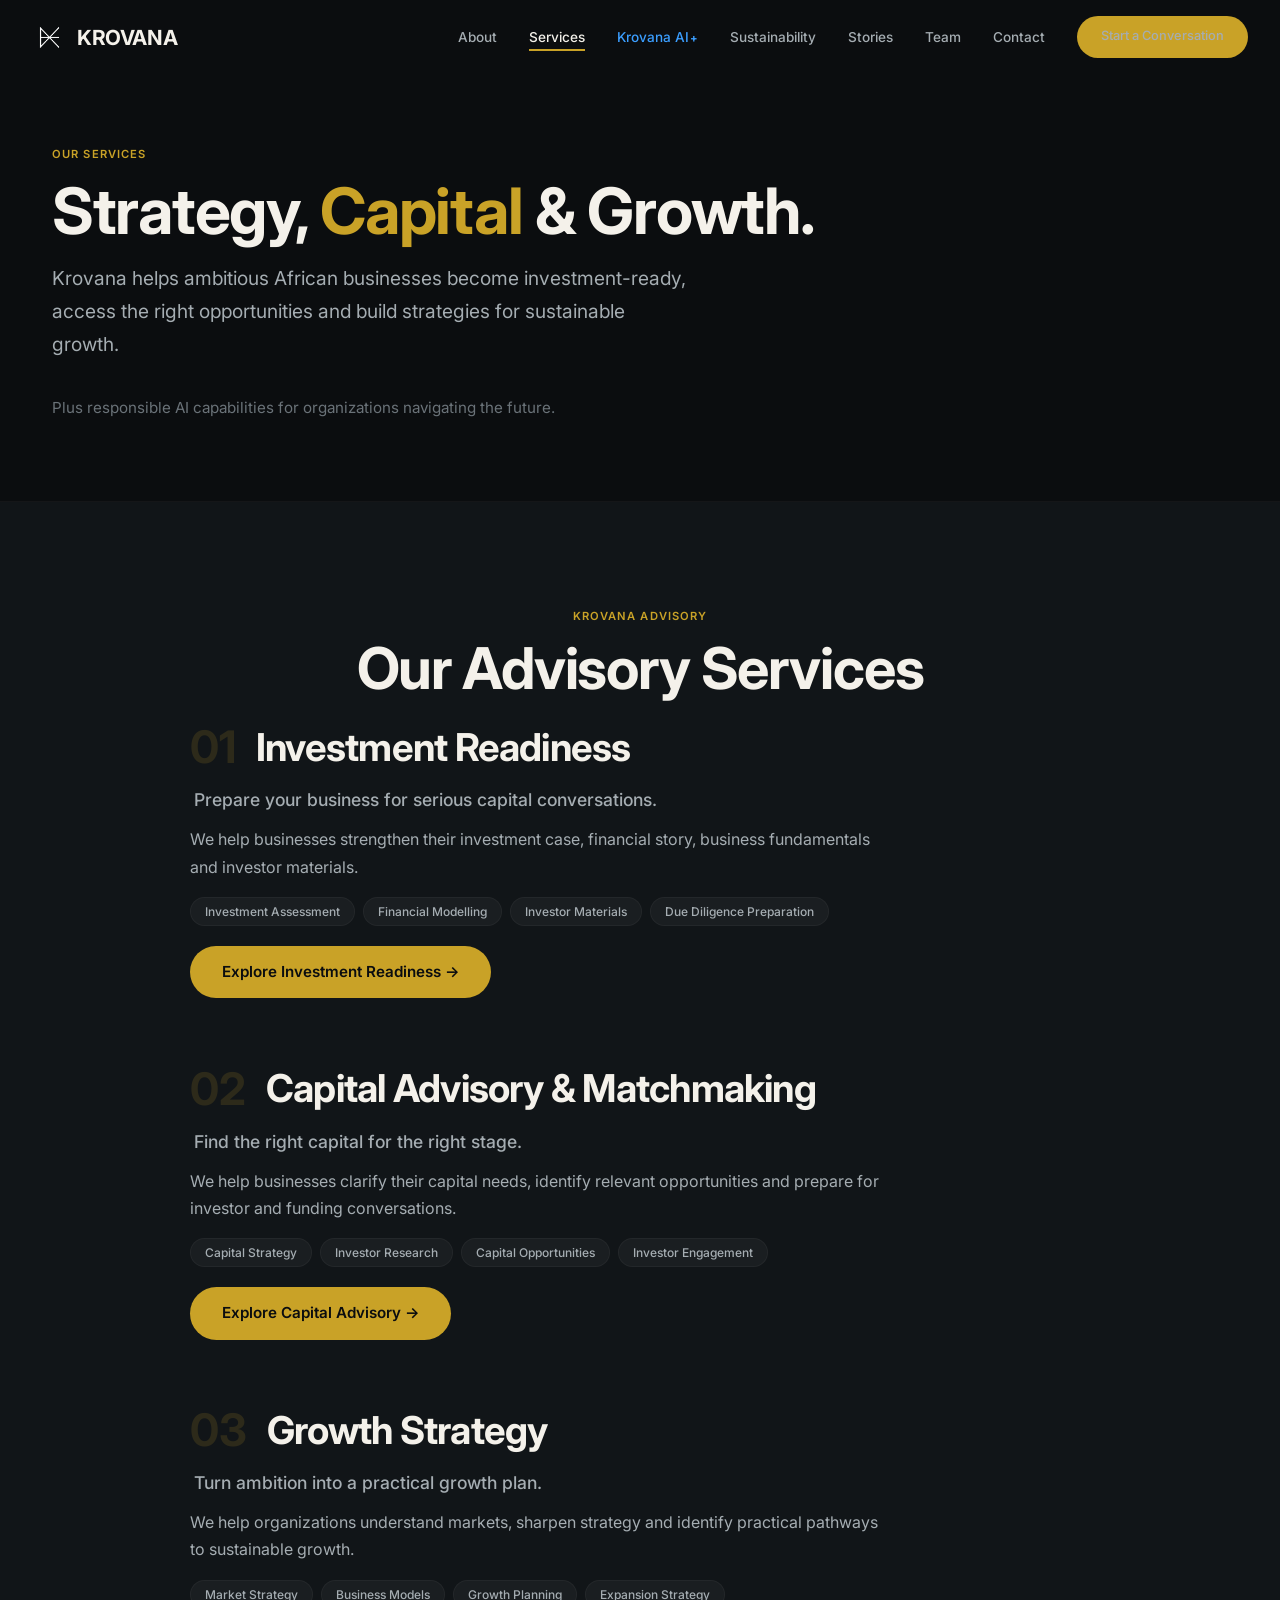
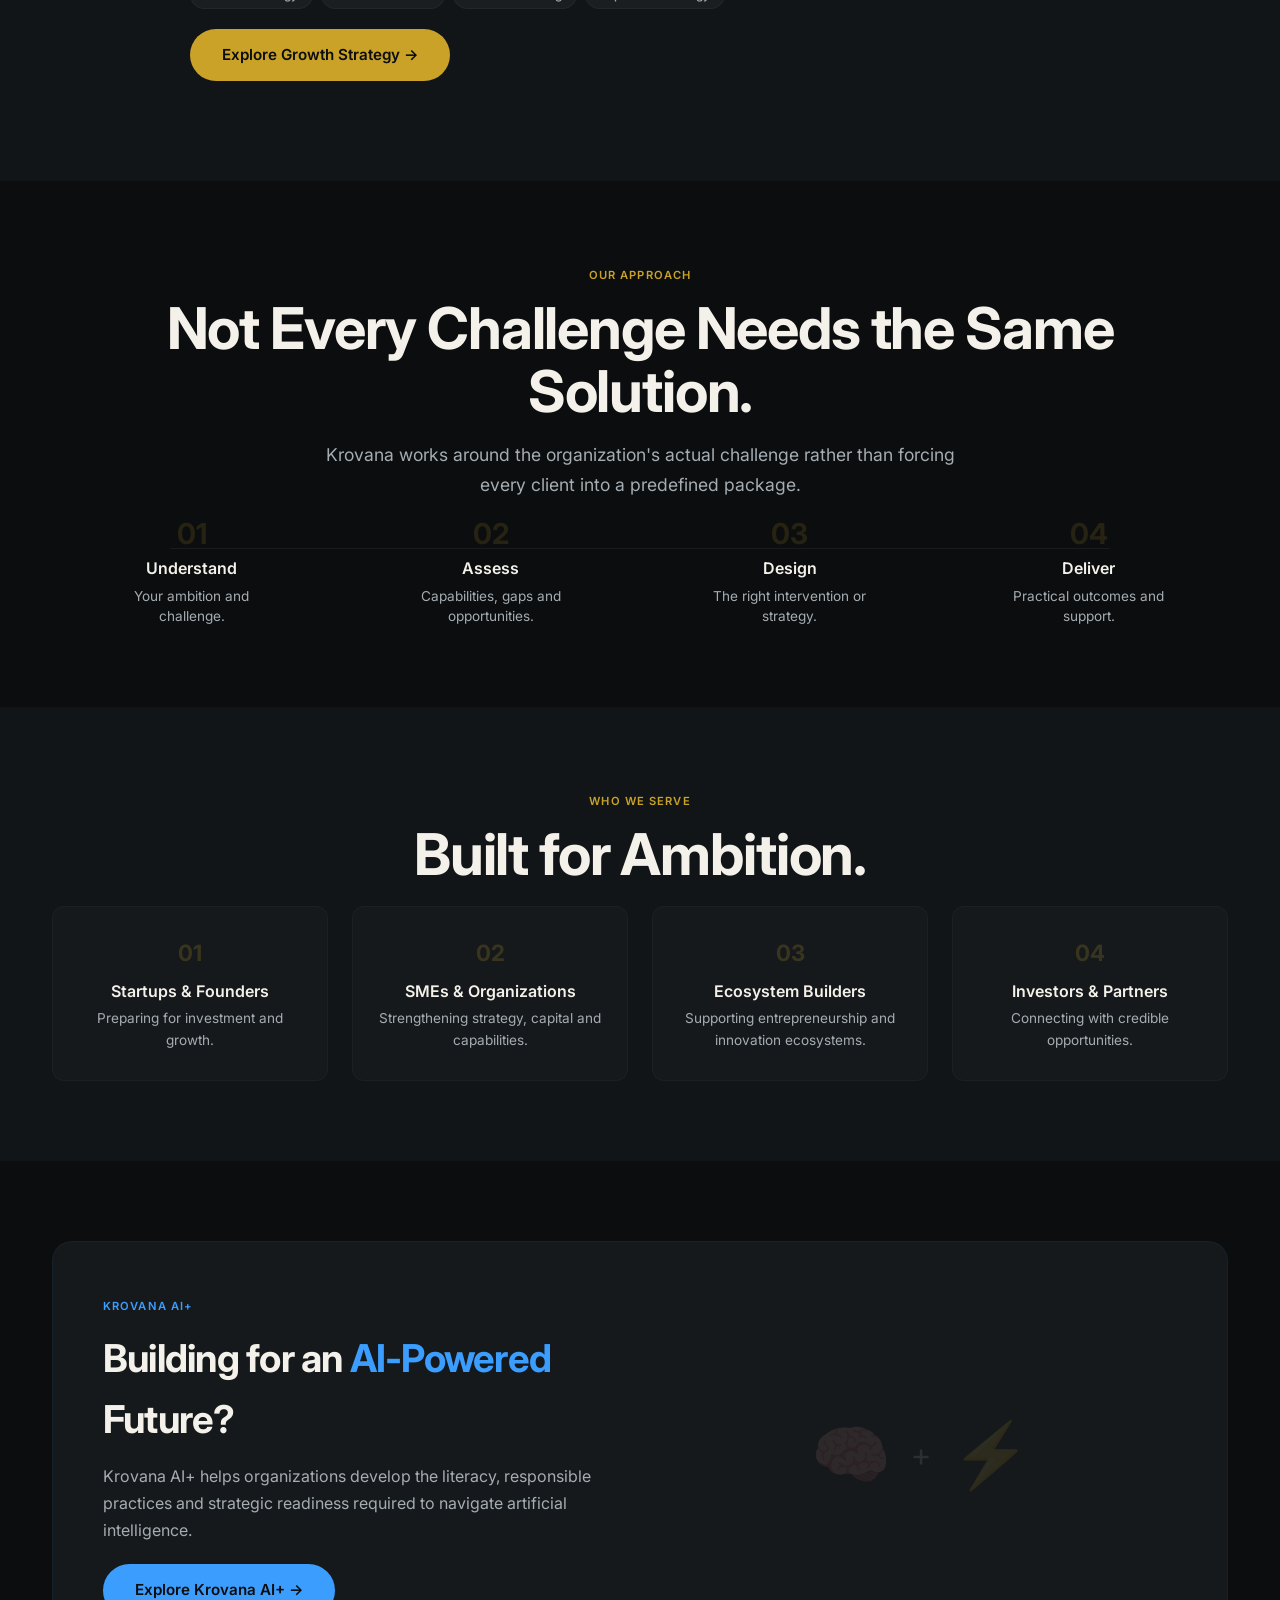
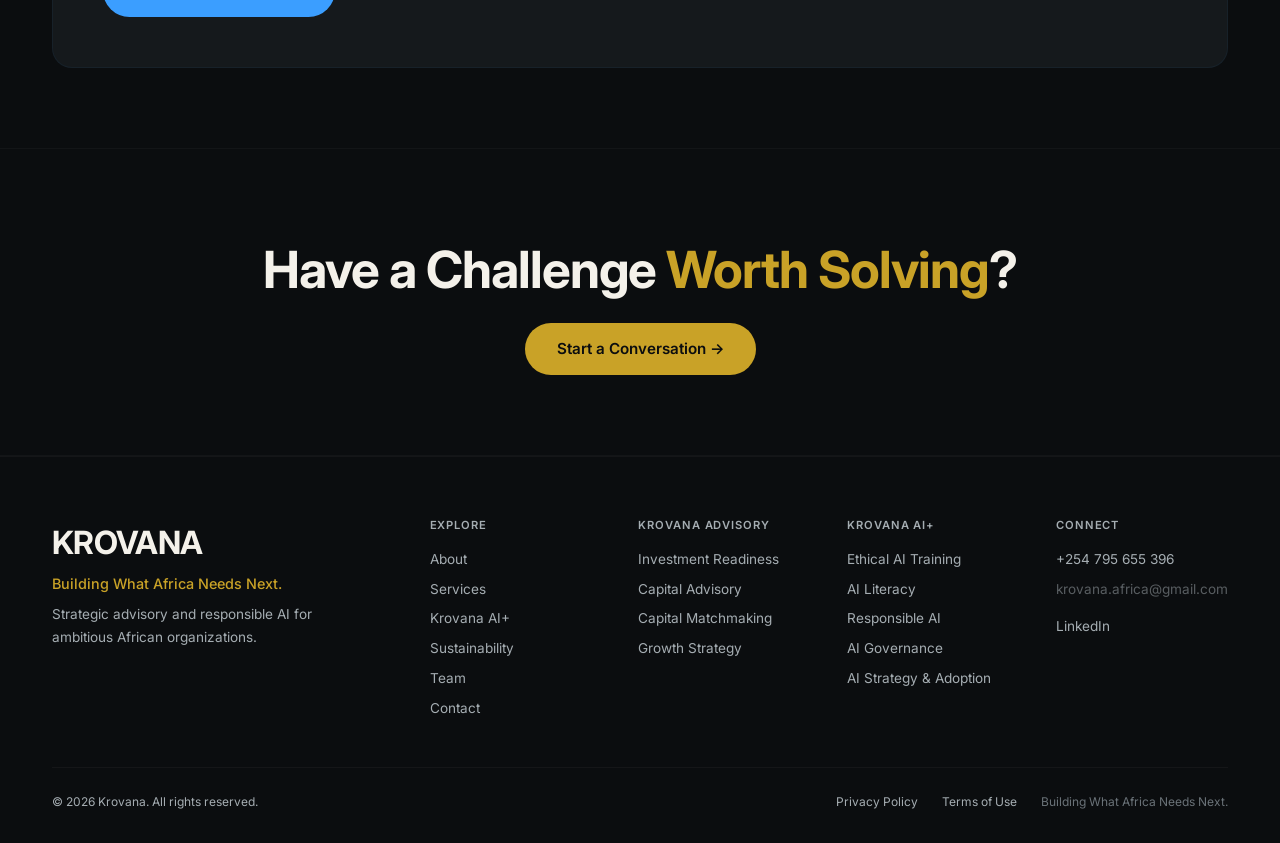
<file: services.html>
<!DOCTYPE html>
<html lang="en">
<head>
    <meta charset="UTF-8">
    <meta name="viewport" content="width=device-width, initial-scale=1.0">
    <title>Krovana Services | Strategy, Capital &amp; Growth</title>
    <meta name="description" content="Krovana helps ambitious African businesses become investment-ready, access the right opportunities and build strategies for sustainable growth.">
    <link rel="preconnect" href="https://fonts.googleapis.com">
    <link rel="preconnect" href="https://fonts.gstatic.com" crossorigin>
    <link href="https://fonts.googleapis.com/css2?family=Inter:opsz,wght@14..32,400;14..32,500;14..32,600;14..32,700;14..32,800&family=Playfair+Display:ital,wght@0,400;0,600;0,700;1,400&display=swap" rel="stylesheet">
    <link rel="stylesheet" href="css/style.css">
    <link rel="icon" type="image/png" href="favicon.png" />
    <style>
        /* Same base styles as about.html */
        * { margin: 0; padding: 0; box-sizing: border-box; }
        :root {
            --bg-primary: #0B0D0F;
            --bg-secondary: #111518;
            --bg-card: #15191C;
            --text-primary: #F4F1EA;
            --text-secondary: #A5ADB2;
            --text-muted: #6A7278;
            --gold: #C9A227;
            --gold-dim: rgba(201, 162, 39, 0.10);
            --cyan: #3B9EFF;
            --cyan-dim: rgba(59, 158, 255, 0.08);
            --font: 'Inter', -apple-system, BlinkMacSystemFont, sans-serif;
            --radius: 20px;
            --radius-sm: 12px;
            --transition: 0.35s cubic-bezier(0.25, 0.46, 0.45, 0.94);
            --shadow-card: 0 20px 60px -20px rgba(0, 0, 0, 0.6);
            --max-width: 1240px;
        }
        html { scroll-behavior: smooth; }
        body {
            font-family: var(--font);
            background: var(--bg-primary);
            color: var(--text-primary);
            line-height: 1.6;
            -webkit-font-smoothing: antialiased;
        }
        a { text-decoration: none; color: inherit; }
        ul { list-style: none; }

        .container { max-width: var(--max-width); margin: 0 auto; padding: 0 32px; }
        .section-padding { padding: 100px 0; }
        .section-padding-sm { padding: 80px 0; }
        .section-alt { background: var(--bg-secondary); }

        .section-label {
            font-size: 0.7rem;
            font-weight: 600;
            letter-spacing: 0.1em;
            text-transform: uppercase;
            color: var(--gold);
            margin-bottom: 12px;
            display: inline-block;
        }
        .section-label.cyan { color: var(--cyan); }

        .section-title {
            font-size: clamp(2.2rem, 4.5vw, 3.6rem);
            font-weight: 700;
            letter-spacing: -0.02em;
            line-height: 1.1;
            margin-bottom: 16px;
        }
        .section-sub {
            font-size: 1.1rem;
            color: var(--text-secondary);
            max-width: 640px;
            line-height: 1.7;
        }
        .text-center { text-align: center; }
        .mx-auto { margin-left: auto; margin-right: auto; }
        .gold { color: var(--gold); }
        .cyan { color: var(--cyan); }

        .btn {
            display: inline-flex;
            align-items: center;
            gap: 10px;
            padding: 14px 32px;
            font-weight: 600;
            font-size: 0.95rem;
            border-radius: 60px;
            border: none;
            cursor: pointer;
            transition: var(--transition);
            text-decoration: none;
            background: transparent;
            color: var(--text-primary);
            font-family: var(--font);
        }
        .btn-primary { background: var(--gold); color: var(--bg-primary); }
        .btn-primary:hover { background: #dbb230; transform: translateY(-2px); box-shadow: 0 8px 30px rgba(201, 162, 39, 0.25); }
        .btn-outline { border: 1.5px solid rgba(255, 255, 255, 0.12); color: var(--text-primary); }
        .btn-outline:hover { border-color: var(--gold); color: var(--gold); transform: translateY(-2px); }
        .btn-ai { background: var(--cyan); color: var(--bg-primary); }
        .btn-ai:hover { background: #5aafff; transform: translateY(-2px); box-shadow: 0 8px 30px rgba(59, 158, 255, 0.20); }
        .btn-ghost { color: var(--text-secondary); }
        .btn-ghost:hover { color: var(--text-primary); }

        /* Navigation (same as about) */
        .navbar {
            position: fixed;
            top: 0;
            left: 0;
            width: 100%;
            padding: 16px 0;
            z-index: 1000;
            transition: background 0.35s, backdrop-filter 0.35s, border-color 0.35s;
            background: transparent;
            border-bottom: 1px solid transparent;
        }
        .navbar.scrolled {
            background: rgba(11, 13, 15, 0.88);
            backdrop-filter: blur(16px);
            border-bottom: 1px solid rgba(255, 255, 255, 0.04);
        }
        .nav-container {
            display: flex;
            align-items: center;
            justify-content: space-between;
            max-width: 1400px;
            margin: 0 auto;
            padding: 0 32px;
        }
        .logo {
            font-size: 1.3rem;
            font-weight: 700;
            letter-spacing: -0.02em;
            color: var(--text-primary);
            text-decoration: none;
            font-family: var(--font);
            cursor: pointer;
        }
        .logo:hover { color: var(--gold); }
        .nav-links {
            display: flex;
            align-items: center;
            gap: 32px;
            list-style: none;
        }
        .nav-links a {
            text-decoration: none;
            color: var(--text-secondary);
            font-size: 0.85rem;
            font-weight: 500;
            transition: 0.2s;
            cursor: pointer;
            border-bottom: 2px solid transparent;
            padding-bottom: 4px;
        }
        .nav-links a:hover,
        .nav-links a.active {
            color: var(--text-primary);
            border-bottom-color: var(--gold);
        }
        .nav-links a.ai-link { color: var(--cyan); }
        .nav-links a.ai-link:hover,
        .nav-links a.ai-link.active {
            color: #7abfff;
            border-bottom-color: var(--cyan);
        }
        .nav-links .plus { display: inline-block; font-weight: 700; font-size: 0.7rem; margin-left: 1px; }
        .nav-cta .btn { padding: 10px 24px; font-size: 0.8rem; }
        .hamburger {
            display: none;
            flex-direction: column;
            gap: 5px;
            background: none;
            border: none;
            cursor: pointer;
            padding: 4px;
            z-index: 1001;
        }
        .hamburger .bar { width: 24px; height: 2px; background: var(--text-primary); transition: var(--transition); border-radius: 2px; }
        .hamburger.open .bar:nth-child(1) { transform: rotate(45deg) translate(5px, 5px); }
        .hamburger.open .bar:nth-child(2) { opacity: 0; }
        .hamburger.open .bar:nth-child(3) { transform: rotate(-45deg) translate(5px, -5px); }

        @media (max-width: 1024px) { .nav-links { gap: 20px; } }
        @media (max-width: 900px) {
            .nav-links {
                position: fixed;
                top: 0;
                left: -100%;
                width: 100%;
                height: 100vh;
                background: var(--bg-primary);
                flex-direction: column;
                justify-content: center;
                align-items: center;
                gap: 32px;
                transition: 0.4s;
                padding: 40px;
                z-index: 999;
            }
            .nav-links.open { left: 0; }
            .nav-links a { font-size: 1.2rem; }
            .nav-cta { display: none; }
            .hamburger { display: flex; }
        }

        .page-hero {
            padding: 140px 0 80px;
            border-bottom: 1px solid rgba(255, 255, 255, 0.04);
        }
        .page-hero h1 {
            font-size: clamp(2.8rem, 5vw, 4.2rem);
            font-weight: 700;
            letter-spacing: -0.02em;
            line-height: 1.1;
            margin-bottom: 16px;
            max-width: 900px;
        }
        .page-hero .hero-desc {
            font-size: 1.2rem;
            color: var(--text-secondary);
            max-width: 640px;
            line-height: 1.7;
        }

        /* Service Blocks */
        .service-block {
            max-width: 900px;
            margin: 0 auto 60px;
        }
        .service-block:last-of-type { margin-bottom: 0; }
        .service-block .service-header {
            display: flex;
            align-items: center;
            gap: 20px;
            margin-bottom: 8px;
        }
        .service-block .service-number {
            font-size: 2.8rem;
            font-weight: 700;
            color: var(--gold);
            opacity: 0.15;
            line-height: 1;
        }
        .service-block h2 {
            font-size: clamp(1.8rem, 3vw, 2.4rem);
            font-weight: 700;
            letter-spacing: -0.02em;
        }
        .service-block .service-sub {
            font-size: 1.1rem;
            color: var(--text-secondary);
            font-weight: 500;
            margin-bottom: 12px;
            padding-left: 4px;
        }
        .service-block p {
            color: var(--text-secondary);
            font-size: 1rem;
            line-height: 1.7;
            margin-bottom: 16px;
            max-width: 700px;
        }
        .service-block .capability-tags {
            display: flex;
            flex-wrap: wrap;
            gap: 8px;
            margin-bottom: 20px;
        }
        .service-block .capability-tags span {
            background: rgba(255, 255, 255, 0.04);
            padding: 4px 14px;
            border-radius: 60px;
            font-size: 0.75rem;
            font-weight: 500;
            color: var(--text-secondary);
            border: 1px solid rgba(255, 255, 255, 0.04);
        }
        .service-block .btn { align-self: flex-start; }

        .service-block.ai-block .service-number { color: var(--cyan); opacity: 0.2; }

        .process-compact {
            display: grid;
            grid-template-columns: repeat(4, 1fr);
            gap: 20px;
            margin-top: 20px;
            position: relative;
        }
        .process-compact::before {
            content: '';
            position: absolute;
            top: 28px;
            left: 10%;
            right: 10%;
            height: 1px;
            background: rgba(255, 255, 255, 0.06);
            z-index: 0;
        }
        .process-compact-step {
            text-align: center;
            position: relative;
            z-index: 1;
        }
        .process-compact-step .step-num {
            font-size: 1.8rem;
            font-weight: 700;
            color: var(--gold);
            opacity: 0.15;
            display: block;
            line-height: 1;
            margin-bottom: 8px;
        }
        .process-compact-step h4 { font-size: 1rem; font-weight: 600; margin-bottom: 4px; }
        .process-compact-step p {
            color: var(--text-secondary);
            font-size: 0.85rem;
            line-height: 1.5;
            max-width: 180px;
            margin: 0 auto;
        }
        @media (max-width: 900px) {
            .process-compact { grid-template-columns: 1fr 1fr; gap: 30px; }
            .process-compact::before { display: none; }
            .process-compact-step p { max-width: 100%; }
        }
        @media (max-width: 480px) {
            .process-compact { grid-template-columns: 1fr; gap: 20px; }
        }

        .audience-compact {
            display: grid;
            grid-template-columns: repeat(4, 1fr);
            gap: 24px;
            margin-top: 20px;
        }
        .audience-compact-item {
            background: var(--bg-card);
            border-radius: var(--radius-sm);
            padding: 28px 20px;
            border: 1px solid rgba(255, 255, 255, 0.03);
            transition: var(--transition);
            text-align: center;
        }
        .audience-compact-item:hover {
            border-color: rgba(255, 255, 255, 0.08);
            transform: translateY(-4px);
        }
        .audience-compact-item .num {
            font-size: 1.4rem;
            font-weight: 700;
            color: var(--gold);
            opacity: 0.2;
            display: block;
            margin-bottom: 8px;
        }
        .audience-compact-item h4 { font-size: 1rem; font-weight: 600; margin-bottom: 4px; }
        .audience-compact-item p {
            color: var(--text-secondary);
            font-size: 0.85rem;
            line-height: 1.6;
        }
        @media (max-width: 900px) { .audience-compact { grid-template-columns: 1fr 1fr; } }
        @media (max-width: 500px) { .audience-compact { grid-template-columns: 1fr; } }

        .reveal {
            opacity: 0;
            transform: translateY(30px);
            transition: opacity 0.8s ease, transform 0.8s ease;
        }
        .reveal.visible { opacity: 1; transform: translateY(0); }
        @media (prefers-reduced-motion: reduce) { .reveal { opacity: 1 !important; transform: none !important; } }

        /* Footer (same as about) */
        .footer-premium {
            padding: 60px 0 32px;
            border-top: 1px solid rgba(255, 255, 255, 0.04);
        }
        .footer-premium .footer-top {
            display: grid;
            grid-template-columns: 2fr 1fr 1fr 1fr 1fr;
            gap: 40px;
            margin-bottom: 40px;
        }
        .footer-brand-large .logo-large {
            font-size: 2rem;
            font-weight: 700;
            letter-spacing: -0.02em;
            color: var(--text-primary);
            display: block;
            margin-bottom: 4px;
            text-decoration: none;
            font-family: var(--font);
        }
        .footer-brand-large .logo-large:hover { color: var(--gold); }
        .footer-brand-large .tagline {
            color: var(--gold);
            font-size: 0.9rem;
            font-weight: 500;
            margin-bottom: 8px;
        }
        .footer-brand-large .desc {
            color: var(--text-secondary);
            font-size: 0.85rem;
            max-width: 280px;
            line-height: 1.7;
        }
        .footer-col h4 {
            font-size: 0.7rem;
            font-weight: 600;
            text-transform: uppercase;
            letter-spacing: 0.08em;
            color: var(--text-secondary);
            margin-bottom: 14px;
        }
        .footer-col a {
            display: block;
            color: var(--text-secondary);
            font-size: 0.85rem;
            margin-bottom: 8px;
            transition: 0.2s;
            text-decoration: none;
            cursor: pointer;
        }
        .footer-col a:hover { color: var(--text-primary); }
        .footer-divider {
            border: none;
            height: 1px;
            background: rgba(255, 255, 255, 0.04);
            margin: 0 0 24px 0;
        }
        .footer-bottom {
            display: flex;
            justify-content: space-between;
            font-size: 0.75rem;
            color: var(--text-secondary);
        }
        .footer-bottom-links {
            display: flex;
            gap: 24px;
        }
        .footer-bottom-links a {
            color: var(--text-secondary);
            text-decoration: none;
            transition: 0.2s;
        }
        .footer-bottom-links a:hover { color: var(--text-primary); }
        @media (max-width: 1024px) { .footer-premium .footer-top { grid-template-columns: 1fr 1fr 1fr; } }
        @media (max-width: 768px) {
            .footer-premium .footer-top { grid-template-columns: 1fr 1fr; gap: 30px; }
            .footer-bottom { flex-direction: column; gap: 8px; text-align: center; }
        }
        @media (max-width: 480px) { .footer-premium .footer-top { grid-template-columns: 1fr; gap: 24px; } }

        :focus-visible { outline: 2px solid var(--gold); outline-offset: 2px; }
        @media (max-width: 640px) {
            .container { padding: 0 20px; }
            .section-padding { padding: 60px 0; }
            .section-padding-sm { padding: 50px 0; }
            .page-hero { padding: 120px 0 60px; }
            .page-hero h1 { font-size: 2rem; }
            .service-block .service-header { flex-wrap: wrap; gap: 10px; }
        }
    </style>
</head>
<body>

<!-- ========== NAVIGATION ========== -->
<nav class="navbar" id="navbar" role="navigation" aria-label="Main navigation">
    <div class="nav-container">
        <a href="/" class="logo" style="display: flex; align-items: center; gap: 10px;">
           <img src="Krovana-logo.png" alt="Krovana" style="height: 35px; width: auto; display: block;"> 
            KROVANA
        </a>
        <ul class="nav-links" id="navLinks">
            <li><a href="/about">About</a></li>
            <li><a href="/services" class="active">Services</a></li>
            <li><a href="/krovana-ai" class="ai-link">Krovana AI<span class="plus">+</span></a></li>
            <li><a href="/sustainability">Sustainability</a></li>
            <li><a href="/stories">Stories</a></li>
            <li><a href="/team">Team</a></li>
            <li><a href="/contact">Contact</a></li>
            <li class="nav-cta"><a href="/contact" class="btn btn-primary">Start a Conversation</a></li>
        </ul>
        <button class="hamburger" id="hamburger" aria-label="Toggle menu">
            <span class="bar"></span>
            <span class="bar"></span>
            <span class="bar"></span>
        </button>
    </div>
</nav>

<!-- ========== PAGE HERO ========== -->
<section class="page-hero">
    <div class="container">
        <span class="section-label">Our Services</span>
        <h1>Strategy, <span class="gold">Capital</span> &amp; Growth.</h1>
        <p class="hero-desc">Krovana helps ambitious African businesses become investment-ready, access the right opportunities and build strategies for sustainable growth.</p>
        <p style="color: var(--text-muted); font-size: 0.95rem; margin-top: 12px;">Plus responsible AI capabilities for organizations navigating the future.</p>
    </div>
</section>

<!-- ========== SECTION 1: ADVISORY SERVICES ========== -->
<section class="section-padding section-alt">
    <div class="container">
        <div class="text-center reveal">
            <span class="section-label">Krovana Advisory</span>
            <h2 class="section-title">Our Advisory Services</h2>
        </div>

        <!-- Service 1: Investment Readiness -->
        <div class="service-block reveal">
            <div class="service-header">
                <span class="service-number">01</span>
                <h2>Investment Readiness</h2>
            </div>
            <div class="service-sub">Prepare your business for serious capital conversations.</div>
            <p>We help businesses strengthen their investment case, financial story, business fundamentals and investor materials.</p>
            <div class="capability-tags">
                <span>Investment Assessment</span>
                <span>Financial Modelling</span>
                <span>Investor Materials</span>
                <span>Due Diligence Preparation</span>
            </div>
            <a href="/contact" class="btn btn-primary">Explore Investment Readiness →</a>
        </div>

        <!-- Service 2: Capital Advisory & Matchmaking -->
        <div class="service-block reveal">
            <div class="service-header">
                <span class="service-number">02</span>
                <h2>Capital Advisory &amp; Matchmaking</h2>
            </div>
            <div class="service-sub">Find the right capital for the right stage.</div>
            <p>We help businesses clarify their capital needs, identify relevant opportunities and prepare for investor and funding conversations.</p>
            <div class="capability-tags">
                <span>Capital Strategy</span>
                <span>Investor Research</span>
                <span>Capital Opportunities</span>
                <span>Investor Engagement</span>
            </div>
            <a href="/contact" class="btn btn-primary">Explore Capital Advisory →</a>
        </div>

        <!-- Service 3: Growth Strategy -->
        <div class="service-block reveal">
            <div class="service-header">
                <span class="service-number">03</span>
                <h2>Growth Strategy</h2>
            </div>
            <div class="service-sub">Turn ambition into a practical growth plan.</div>
            <p>We help organizations understand markets, sharpen strategy and identify practical pathways to sustainable growth.</p>
            <div class="capability-tags">
                <span>Market Strategy</span>
                <span>Business Models</span>
                <span>Growth Planning</span>
                <span>Expansion Strategy</span>
            </div>
            <a href="/contact" class="btn btn-primary">Explore Growth Strategy →</a>
        </div>
    </div>
</section>

<!-- ========== SECTION 2: PROCESS ========== -->
<section class="section-padding-sm">
    <div class="container">
        <div class="text-center reveal">
            <span class="section-label">Our Approach</span>
            <h2 class="section-title">Not Every Challenge Needs the Same Solution.</h2>
            <p class="section-sub mx-auto">Krovana works around the organization's actual challenge rather than forcing every client into a predefined package.</p>
        </div>

        <div class="process-compact reveal">
            <div class="process-compact-step">
                <span class="step-num">01</span>
                <h4>Understand</h4>
                <p>Your ambition and challenge.</p>
            </div>
            <div class="process-compact-step">
                <span class="step-num">02</span>
                <h4>Assess</h4>
                <p>Capabilities, gaps and opportunities.</p>
            </div>
            <div class="process-compact-step">
                <span class="step-num">03</span>
                <h4>Design</h4>
                <p>The right intervention or strategy.</p>
            </div>
            <div class="process-compact-step">
                <span class="step-num">04</span>
                <h4>Deliver</h4>
                <p>Practical outcomes and support.</p>
            </div>
        </div>
    </div>
</section>

<!-- ========== SECTION 3: WHO WE WORK WITH ========== -->
<section class="section-padding-sm section-alt">
    <div class="container">
        <div class="text-center reveal">
            <span class="section-label">Who We Serve</span>
            <h2 class="section-title">Built for Ambition.</h2>
        </div>

        <div class="audience-compact reveal">
            <div class="audience-compact-item">
                <span class="num">01</span>
                <h4>Startups &amp; Founders</h4>
                <p>Preparing for investment and growth.</p>
            </div>
            <div class="audience-compact-item">
                <span class="num">02</span>
                <h4>SMEs &amp; Organizations</h4>
                <p>Strengthening strategy, capital and capabilities.</p>
            </div>
            <div class="audience-compact-item">
                <span class="num">03</span>
                <h4>Ecosystem Builders</h4>
                <p>Supporting entrepreneurship and innovation ecosystems.</p>
            </div>
            <div class="audience-compact-item">
                <span class="num">04</span>
                <h4>Investors &amp; Partners</h4>
                <p>Connecting with credible opportunities.</p>
            </div>
        </div>
    </div>
</section>

<!-- ========== SECTION 4: AI+ INTRO ========== -->
<section class="section-padding-sm">
    <div class="container">
        <div class="reveal" style="display: grid; grid-template-columns: 1fr 1fr; gap: 50px; align-items: center; background: var(--bg-card); border-radius: var(--radius); padding: 50px; border: 1px solid rgba(59,158,255,0.06);">
            <div>
                <span class="section-label cyan">Krovana AI+</span>
                <h2 style="font-size: clamp(1.8rem, 3vw, 2.4rem); font-weight: 700; letter-spacing: -0.02em; margin-bottom: 12px;">Building for an <span class="cyan">AI-Powered</span> Future?</h2>
                <p style="color: var(--text-secondary); font-size: 1rem; line-height: 1.7; margin-bottom: 20px;">Krovana AI+ helps organizations develop the literacy, responsible practices and strategic readiness required to navigate artificial intelligence.</p>
                <a href="/krovana-ai" class="btn btn-ai">Explore Krovana AI+ →</a>
            </div>
            <div style="text-align: center; font-size: 4rem; opacity: 0.1; display: flex; justify-content: center; align-items: center; gap: 20px;">
                <span>🧠</span>
                <span style="font-size: 2rem;">+</span>
                <span>⚡</span>
            </div>
        </div>
    </div>
</section>

<!-- ========== FINAL CTA ========== -->
<section class="cta-final" style="text-align: center; padding: 80px 0; border-top: 1px solid rgba(255,255,255,0.03); border-bottom: 1px solid rgba(255,255,255,0.03);">
    <div class="container">
        <div class="reveal">
            <h2 style="font-size: clamp(2.4rem, 4vw, 3.6rem); font-weight: 700; letter-spacing: -0.02em; margin-bottom: 12px;">Have a Challenge <span class="gold">Worth Solving</span>?</h2>
            <a href="/contact" class="btn btn-primary">Start a Conversation →</a>
        </div>
    </div>
</section>

<!-- ========== FOOTER ========== -->
<footer class="footer-premium">
    <div class="container">
        <div class="footer-top">
            <div class="footer-brand-large">
                <a href="/" class="logo-large">KROVANA</a>
                <div class="tagline">Building What Africa Needs Next.</div>
                <div class="desc">Strategic advisory and responsible AI for ambitious African organizations.</div>
            </div>
            <div class="footer-col">
                <h4>Explore</h4>
                <a href="/about">About</a>
                <a href="/services">Services</a>
                <a href="/krovana-ai">Krovana AI+</a>
                <a href="/sustainability">Sustainability</a>
                <a href="/team">Team</a>
                <a href="/contact">Contact</a>
            </div>
            <div class="footer-col">
                <h4>Krovana Advisory</h4>
                <a href="/services">Investment Readiness</a>
                <a href="/services">Capital Advisory</a>
                <a href="/services">Capital Matchmaking</a>
                <a href="/services">Growth Strategy</a>
            </div>
            <div class="footer-col">
                <h4>Krovana AI+</h4>
                <a href="/krovana-ai">Ethical AI Training</a>
                <a href="/krovana-ai">AI Literacy</a>
                <a href="/krovana-ai">Responsible AI</a>
                <a href="/krovana-ai">AI Governance</a>
                <a href="/krovana-ai">AI Strategy &amp; Adoption</a>
            </div>
            <div class="footer-col">
                <h4>Connect</h4>
                <a href="tel:+254795655396">+254 795 655 396</a>
                <a href="#" style="opacity:0.5; pointer-events:none;">krovana.africa@gmail.com</a>
                <a href="#" style="margin-top:8px; display:inline-block;">LinkedIn</a>
            </div>
        </div>

        <hr class="footer-divider">

        <div class="footer-bottom">
            <span>&copy; 2026 Krovana. All rights reserved.</span>
            <div class="footer-bottom-links">
                <a href="#">Privacy Policy</a>
                <a href="#">Terms of Use</a>
                <span style="color: var(--text-muted);">Building What Africa Needs Next.</span>
            </div>
        </div>
    </div>
</footer>

<script>
    (function() {
        'use strict';

        const navbar = document.getElementById('navbar');
        const hamburger = document.getElementById('hamburger');
        const navLinks = document.getElementById('navLinks');

        window.addEventListener('scroll', function() {
            if (window.scrollY > 40) {
                navbar.classList.add('scrolled');
            } else {
                navbar.classList.remove('scrolled');
            }
        }, { passive: true });

        if (hamburger) {
            hamburger.addEventListener('click', function() {
                const isOpen = navLinks.classList.toggle('open');
                hamburger.classList.toggle('open');
                hamburger.setAttribute('aria-expanded', isOpen);
            });
        }

        if (navLinks) {
            navLinks.querySelectorAll('a').forEach(function(link) {
                link.addEventListener('click', function() {
                    navLinks.classList.remove('open');
                    hamburger.classList.remove('open');
                    hamburger.setAttribute('aria-expanded', 'false');
                });
            });
        }

        const reveals = document.querySelectorAll('.reveal');
        const observer = new IntersectionObserver(function(entries) {
            entries.forEach(function(entry) {
                if (entry.isIntersecting) {
                    entry.target.classList.add('visible');
                }
            });
        }, { threshold: 0.10, rootMargin: '0px 0px -30px 0px' });

        reveals.forEach(function(el) {
            observer.observe(el);
        });
    })();
</script>

</body>
</html>
</file>
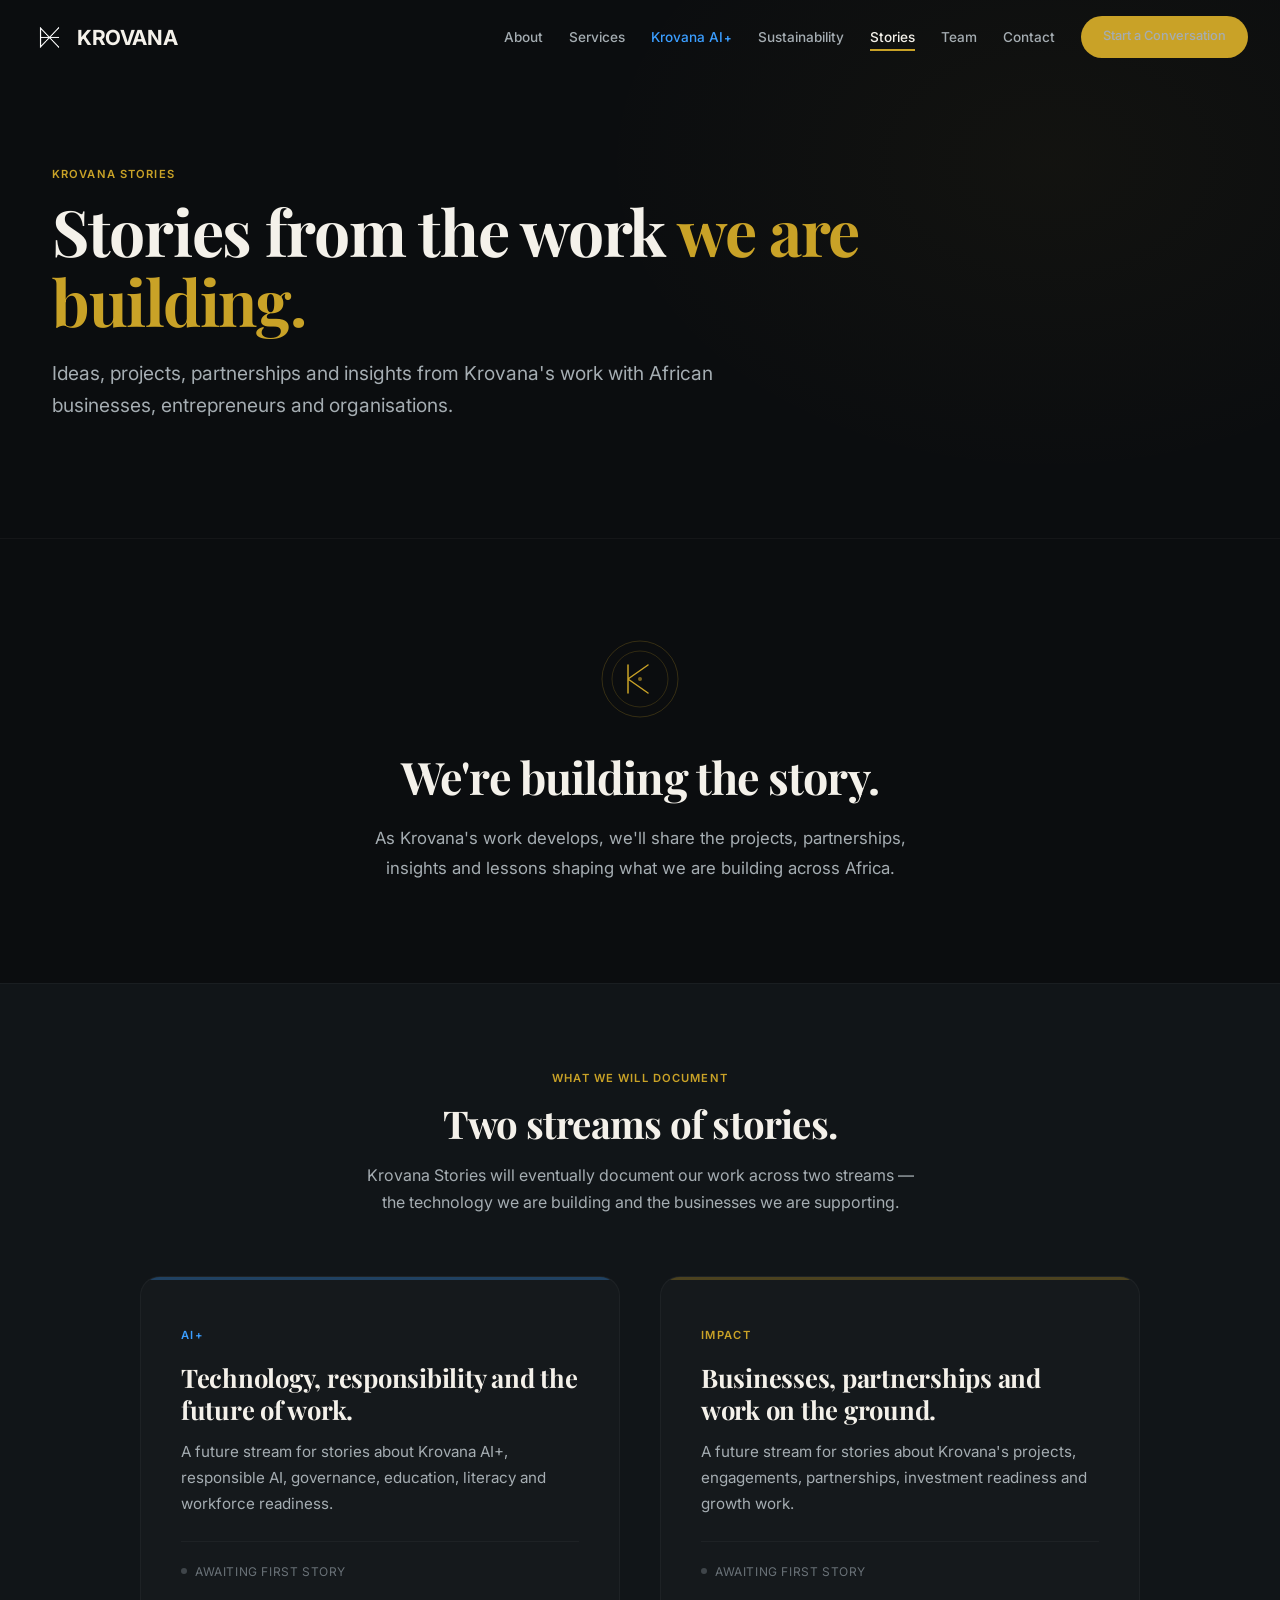
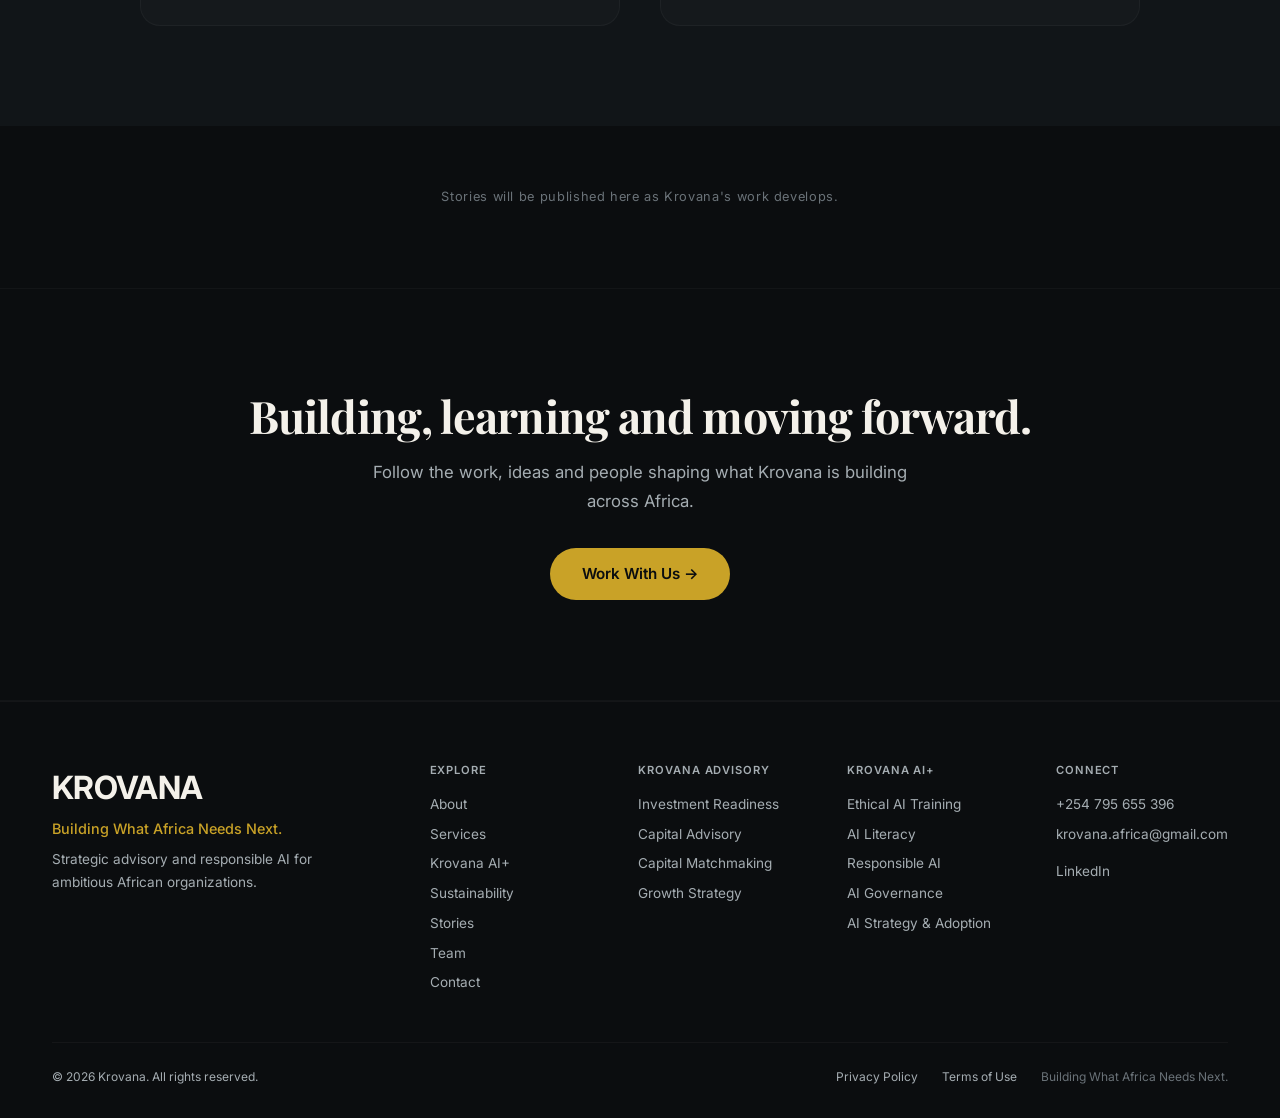
<file: stories.html>
<!DOCTYPE html>
<html lang="en">
<head>
    <meta charset="UTF-8">
    <meta name="viewport" content="width=device-width, initial-scale=1.0">
    <title>Stories | Krovana</title>
    <meta name="description" content="Ideas, projects, partnerships and insights from Krovana's work with African businesses, entrepreneurs and organisations.">
    <link rel="preconnect" href="https://fonts.googleapis.com">
    <link rel="preconnect" href="https://fonts.gstatic.com" crossorigin>
    <link href="https://fonts.googleapis.com/css2?family=Inter:opsz,wght@14..32,400;14..32,500;14..32,600;14..32,700;14..32,800&family=Playfair+Display:ital,wght@0,400;0,600;0,700;1,400&display=swap" rel="stylesheet">
    <link rel="stylesheet" href="css/style.css">
    <link rel="icon" type="image/png" href="favicon.png" />
    <style>
        /* ============================================================
           KROVANA — STORIES PAGE
           Empty state + Sanity CMS integration
           ============================================================ */

        /* ===== BASE ===== */
        * { margin: 0; padding: 0; box-sizing: border-box; }
        :root {
            --bg-primary: #0B0D0F;
            --bg-secondary: #111518;
            --bg-card: #15191C;
            --text-primary: #F4F1EA;
            --text-secondary: #A5ADB2;
            --text-muted: #6A7278;
            --gold: #C9A227;
            --gold-dim: rgba(201, 162, 39, 0.10);
            --cyan: #3B9EFF;
            --cyan-dim: rgba(59, 158, 255, 0.08);
            --font: 'Inter', -apple-system, BlinkMacSystemFont, sans-serif;
            --font-display: 'Playfair Display', Georgia, serif;
            --radius: 20px;
            --radius-sm: 12px;
            --transition: 0.35s cubic-bezier(0.25, 0.46, 0.45, 0.94);
            --shadow-card: 0 20px 60px -20px rgba(0, 0, 0, 0.6);
            --max-width: 1240px;
        }
        html { scroll-behavior: smooth; }
        body {
            font-family: var(--font);
            background: var(--bg-primary);
            color: var(--text-primary);
            line-height: 1.6;
            -webkit-font-smoothing: antialiased;
        }
        a { text-decoration: none; color: inherit; }
        ul { list-style: none; }

        .container { max-width: var(--max-width); margin: 0 auto; padding: 0 32px; }
        .section-padding { padding: 100px 0; }
        .section-padding-sm { padding: 80px 0; }
        .section-alt { background: var(--bg-secondary); }

        .section-label {
            font-size: 0.7rem;
            font-weight: 600;
            letter-spacing: 0.1em;
            text-transform: uppercase;
            color: var(--gold);
            margin-bottom: 12px;
            display: inline-block;
        }
        .section-label.cyan { color: var(--cyan); }

        .text-center { text-align: center; }
        .mx-auto { margin-left: auto; margin-right: auto; }
        .gold { color: var(--gold); }
        .cyan { color: var(--cyan); }

        /* ===== BUTTONS ===== */
        .btn {
            display: inline-flex;
            align-items: center;
            gap: 10px;
            padding: 14px 32px;
            font-weight: 600;
            font-size: 0.95rem;
            border-radius: 60px;
            border: none;
            cursor: pointer;
            transition: var(--transition);
            text-decoration: none;
            background: transparent;
            color: var(--text-primary);
            font-family: var(--font);
        }
        .btn-primary { background: var(--gold); color: var(--bg-primary); }
        .btn-primary:hover { background: #dbb230; transform: translateY(-2px); box-shadow: 0 8px 30px rgba(201, 162, 39, 0.25); }
        .btn-outline { border: 1.5px solid rgba(255, 255, 255, 0.12); color: var(--text-primary); }
        .btn-outline:hover { border-color: var(--gold); color: var(--gold); transform: translateY(-2px); }

        /* ===== NAVIGATION ===== */
        .navbar {
            position: fixed;
            top: 0;
            left: 0;
            width: 100%;
            padding: 16px 0;
            z-index: 1000;
            transition: background 0.35s, backdrop-filter 0.35s, border-color 0.35s;
            background: transparent;
            border-bottom: 1px solid transparent;
        }
        .navbar.scrolled {
            background: rgba(11, 13, 15, 0.88);
            backdrop-filter: blur(16px);
            border-bottom: 1px solid rgba(255, 255, 255, 0.04);
        }
        .nav-container {
            display: flex;
            align-items: center;
            justify-content: space-between;
            max-width: 1400px;
            margin: 0 auto;
            padding: 0 32px;
        }
        .logo {
            font-size: 1.3rem;
            font-weight: 700;
            letter-spacing: -0.02em;
            color: var(--text-primary);
            text-decoration: none;
            font-family: var(--font);
            cursor: pointer;
            display: flex;
            align-items: center;
            gap: 10px;
        }
        .logo:hover { color: var(--gold); }
        .nav-links {
            display: flex;
            align-items: center;
            gap: 26px;
            list-style: none;
        }
        .nav-links a {
            text-decoration: none;
            color: var(--text-secondary);
            font-size: 0.85rem;
            font-weight: 500;
            transition: 0.2s;
            cursor: pointer;
            border-bottom: 2px solid transparent;
            padding-bottom: 4px;
            white-space: nowrap;
        }
        .nav-links a:hover,
        .nav-links a.active {
            color: var(--text-primary);
            border-bottom-color: var(--gold);
        }
        .nav-links a.ai-link { color: var(--cyan); }
        .nav-links a.ai-link:hover,
        .nav-links a.ai-link.active {
            color: #7abfff;
            border-bottom-color: var(--cyan);
        }
        .nav-links .plus { display: inline-block; font-weight: 700; font-size: 0.7rem; margin-left: 1px; }
        .nav-cta .btn { padding: 10px 22px; font-size: 0.8rem; }
        .hamburger {
            display: none;
            flex-direction: column;
            gap: 5px;
            background: none;
            border: none;
            cursor: pointer;
            padding: 4px;
            z-index: 1001;
        }
        .hamburger .bar { width: 24px; height: 2px; background: var(--text-primary); transition: var(--transition); border-radius: 2px; }
        .hamburger.open .bar:nth-child(1) { transform: rotate(45deg) translate(5px, 5px); }
        .hamburger.open .bar:nth-child(2) { opacity: 0; }
        .hamburger.open .bar:nth-child(3) { transform: rotate(-45deg) translate(5px, -5px); }

        @media (max-width: 1200px) {
            .nav-links { gap: 18px; }
            .nav-links a { font-size: 0.78rem; }
        }
        @media (max-width: 1024px) {
            .nav-links { gap: 14px; }
            .nav-links a { font-size: 0.75rem; }
        }
        @media (max-width: 900px) {
            .nav-links {
                position: fixed;
                top: 0;
                left: -100%;
                width: 100%;
                height: 100vh;
                background: var(--bg-primary);
                flex-direction: column;
                justify-content: center;
                align-items: center;
                gap: 32px;
                transition: 0.4s;
                padding: 40px;
                z-index: 999;
            }
            .nav-links.open { left: 0; }
            .nav-links a { font-size: 1.2rem; }
            .nav-cta { display: none; }
            .hamburger { display: flex; }
        }

        /* ===== PAGE HERO ===== */
        .page-hero {
            padding: 160px 0 80px;
            border-bottom: 1px solid rgba(255, 255, 255, 0.04);
            position: relative;
            overflow: hidden;
        }
        .page-hero::before {
            content: '';
            position: absolute;
            top: 0;
            right: 0;
            width: 60%;
            height: 100%;
            background: radial-gradient(ellipse at 70% 30%, rgba(201, 162, 39, 0.04) 0%, transparent 60%);
            pointer-events: none;
        }
        .page-hero h1 {
            font-family: var(--font-display);
            font-size: clamp(2.8rem, 5vw, 4.2rem);
            font-weight: 700;
            letter-spacing: -0.02em;
            line-height: 1.1;
            margin-bottom: 20px;
            max-width: 900px;
        }
        .page-hero .hero-desc {
            font-size: 1.2rem;
            color: var(--text-secondary);
            max-width: 680px;
            line-height: 1.7;
        }

        /* ===== EMPTY STATE ===== */
        .empty-state {
            padding: 100px 0;
            position: relative;
        }
        .empty-state-inner {
            max-width: 720px;
            margin: 0 auto;
            text-align: center;
            position: relative;
        }
        .empty-state .empty-mark {
            width: 80px;
            height: 80px;
            margin: 0 auto 32px;
            position: relative;
            display: flex;
            align-items: center;
            justify-content: center;
        }
        .empty-state .empty-mark svg {
            width: 100%;
            height: 100%;
            display: block;
        }
        .empty-state h2 {
            font-family: var(--font-display);
            font-size: clamp(2rem, 3.5vw, 2.8rem);
            font-weight: 700;
            letter-spacing: -0.02em;
            line-height: 1.15;
            margin-bottom: 20px;
        }
        .empty-state p {
            color: var(--text-secondary);
            font-size: 1.05rem;
            line-height: 1.8;
            max-width: 560px;
            margin: 0 auto;
        }

        /* ===== LIVE STORIES ===== */
        .stories-live {
            padding: 100px 0;
            background: var(--bg-primary);
        }

        .stories-live-header {
            display: flex;
            justify-content: space-between;
            align-items: flex-end;
            gap: 40px;
            margin-bottom: 50px;
        }

        .stories-live-header h2 {
            font-family: var(--font-display);
            font-size: clamp(2rem, 3.5vw, 2.8rem);
            font-weight: 700;
            letter-spacing: -0.02em;
            line-height: 1.15;
            margin-top: 8px;
        }

        .story-stream-labels {
            display: flex;
            align-items: center;
            gap: 24px;
        }

        .story-filter {
            color: var(--text-muted);
            font-size: 0.75rem;
            font-weight: 600;
            letter-spacing: 0.08em;
            text-transform: uppercase;
            cursor: pointer;
            padding-bottom: 6px;
            border-bottom: 1px solid transparent;
            transition: var(--transition);
        }

        .story-filter:hover,
        .story-filter.active {
            color: var(--text-primary);
            border-bottom-color: var(--gold);
        }

        .stories-grid {
            display: grid;
            grid-template-columns: repeat(3, 1fr);
            gap: 28px;
        }

        .story-card {
            background: var(--bg-card);
            border: 1px solid rgba(255,255,255,0.05);
            border-radius: var(--radius);
            overflow: hidden;
            transition: var(--transition);
        }

        .story-card:hover {
            transform: translateY(-5px);
            border-color: rgba(201,162,39,0.25);
            box-shadow: var(--shadow-card);
        }

        .story-card-image {
            width: 100%;
            aspect-ratio: 16 / 10;
            object-fit: cover;
            display: block;
            background: var(--bg-secondary);
        }

        .story-card-content {
            padding: 28px;
        }

        .story-card-meta {
            display: flex;
            align-items: center;
            gap: 10px;
            margin-bottom: 14px;
            flex-wrap: wrap;
        }

        .story-card-stream,
        .story-card-type {
            font-size: 0.65rem;
            font-weight: 600;
            letter-spacing: 0.09em;
            text-transform: uppercase;
        }

        .story-card-stream {
            color: var(--gold);
        }

        .story-card-stream.ai-plus {
            color: var(--cyan);
        }

        .story-card-type {
            color: var(--text-muted);
        }

        .story-card h3 {
            font-family: var(--font-display);
            font-size: 1.45rem;
            line-height: 1.3;
            margin-bottom: 14px;
        }

        .story-card-excerpt {
            color: var(--text-secondary);
            font-size: 0.9rem;
            line-height: 1.7;
            margin-bottom: 22px;
        }

        .story-card-footer {
            display: flex;
            justify-content: space-between;
            align-items: center;
            gap: 20px;
            padding-top: 18px;
            border-top: 1px solid rgba(255,255,255,0.05);
        }

        .story-card-date {
            color: var(--text-muted);
            font-size: 0.72rem;
        }

        .story-card-link {
            color: var(--text-primary);
            font-size: 0.78rem;
            font-weight: 600;
            transition: 0.2s;
        }

        .story-card-link:hover {
            color: var(--gold);
        }

        .story-loading {
            grid-column: 1 / -1;
            text-align: center;
            color: var(--text-muted);
            padding: 60px 0;
        }

        .story-error {
            grid-column: 1 / -1;
            text-align: center;
            color: var(--text-muted);
            padding: 60px 0;
        }

        @media (max-width: 900px) {
            .stories-grid {
                grid-template-columns: 1fr 1fr;
            }

            .stories-live-header {
                align-items: flex-start;
                flex-direction: column;
            }
        }

        @media (max-width: 600px) {
            .stories-grid {
                grid-template-columns: 1fr;
            }

            .story-stream-labels {
                gap: 18px;
            }
        }

        /* ===== STREAMS PREVIEW ===== */
        .streams-preview {
            padding: 80px 0 100px;
            border-top: 1px solid rgba(255, 255, 255, 0.04);
            background: var(--bg-secondary);
        }
        .streams-preview-header {
            text-align: center;
            margin-bottom: 60px;
        }
        .streams-preview-header h2 {
            font-family: var(--font-display);
            font-size: clamp(1.8rem, 3vw, 2.4rem);
            font-weight: 700;
            letter-spacing: -0.02em;
            line-height: 1.2;
            margin-bottom: 16px;
        }
        .streams-preview-header p {
            color: var(--text-secondary);
            font-size: 1rem;
            line-height: 1.7;
            max-width: 560px;
            margin: 0 auto;
        }

        .streams-grid {
            display: grid;
            grid-template-columns: 1fr 1fr;
            gap: 40px;
            max-width: 1000px;
            margin: 0 auto;
        }
        .stream-preview {
            background: var(--bg-card);
            border-radius: var(--radius);
            padding: 44px 40px;
            border: 1px solid rgba(255, 255, 255, 0.04);
            transition: var(--transition);
            position: relative;
            overflow: hidden;
        }
        .stream-preview:hover {
            border-color: rgba(255, 255, 255, 0.08);
            transform: translateY(-4px);
        }
        .stream-preview::before {
            content: '';
            position: absolute;
            top: 0;
            left: 0;
            width: 100%;
            height: 3px;
            background: var(--gold);
            opacity: 0.3;
        }
        .stream-preview.ai-preview::before {
            background: var(--cyan);
        }
        .stream-preview .stream-label {
            font-size: 0.7rem;
            font-weight: 600;
            letter-spacing: 0.12em;
            text-transform: uppercase;
            color: var(--gold);
            margin-bottom: 16px;
            display: inline-block;
        }
        .stream-preview.ai-preview .stream-label {
            color: var(--cyan);
        }
        .stream-preview h3 {
            font-family: var(--font-display);
            font-size: 1.6rem;
            font-weight: 700;
            letter-spacing: -0.01em;
            line-height: 1.25;
            margin-bottom: 14px;
        }
        .stream-preview p {
            color: var(--text-secondary);
            font-size: 0.95rem;
            line-height: 1.7;
            margin-bottom: 0;
        }
        .stream-preview .stream-note {
            font-size: 0.75rem;
            color: var(--text-muted);
            letter-spacing: 0.05em;
            text-transform: uppercase;
            margin-top: 24px;
            padding-top: 20px;
            border-top: 1px solid rgba(255, 255, 255, 0.04);
            display: flex;
            align-items: center;
            gap: 8px;
        }
        .stream-preview .stream-note .dot-indicator {
            width: 6px;
            height: 6px;
            border-radius: 50%;
            background: var(--text-muted);
            display: inline-block;
            opacity: 0.5;
        }

        @media (max-width: 768px) {
            .streams-grid {
                grid-template-columns: 1fr;
                gap: 24px;
            }
            .stream-preview {
                padding: 36px 28px;
            }
        }

        /* ===== CMS NOTE (subtle) ===== */
        .cms-note {
            padding: 60px 0 80px;
            text-align: center;
        }
        .cms-note p {
            color: var(--text-muted);
            font-size: 0.8rem;
            letter-spacing: 0.05em;
            line-height: 1.7;
            max-width: 500px;
            margin: 0 auto;
        }

        /* ===== CTA BAND ===== */
        .cta-band {
            background: var(--bg-primary);
            padding: 100px 0;
            border-top: 1px solid rgba(255, 255, 255, 0.03);
            border-bottom: 1px solid rgba(255, 255, 255, 0.03);
            text-align: center;
        }
        .cta-band h2 {
            font-family: var(--font-display);
            font-size: clamp(2rem, 3.5vw, 2.8rem);
            font-weight: 700;
            letter-spacing: -0.02em;
            margin-bottom: 16px;
            line-height: 1.2;
        }
        .cta-band p {
            color: var(--text-secondary);
            max-width: 560px;
            margin: 0 auto 32px;
            font-size: 1.05rem;
            line-height: 1.7;
        }

        /* ===== FOOTER ===== */
        .footer-premium {
            padding: 60px 0 32px;
            border-top: 1px solid rgba(255, 255, 255, 0.04);
        }
        .footer-premium .footer-top {
            display: grid;
            grid-template-columns: 2fr 1fr 1fr 1fr 1fr;
            gap: 40px;
            margin-bottom: 40px;
        }
        .footer-brand-large .logo-large {
            font-size: 2rem;
            font-weight: 700;
            letter-spacing: -0.02em;
            color: var(--text-primary);
            display: block;
            margin-bottom: 4px;
            text-decoration: none;
            font-family: var(--font);
        }
        .footer-brand-large .logo-large:hover { color: var(--gold); }
        .footer-brand-large .tagline {
            color: var(--gold);
            font-size: 0.9rem;
            font-weight: 500;
            margin-bottom: 8px;
        }
        .footer-brand-large .desc {
            color: var(--text-secondary);
            font-size: 0.85rem;
            max-width: 280px;
            line-height: 1.7;
        }
        .footer-col h4 {
            font-size: 0.7rem;
            font-weight: 600;
            text-transform: uppercase;
            letter-spacing: 0.08em;
            color: var(--text-secondary);
            margin-bottom: 14px;
        }
        .footer-col a {
            display: block;
            color: var(--text-secondary);
            font-size: 0.85rem;
            margin-bottom: 8px;
            transition: 0.2s;
            text-decoration: none;
            cursor: pointer;
        }
        .footer-col a:hover { color: var(--text-primary); }
        .footer-divider {
            border: none;
            height: 1px;
            background: rgba(255, 255, 255, 0.04);
            margin: 0 0 24px 0;
        }
        .footer-bottom {
            display: flex;
            justify-content: space-between;
            font-size: 0.75rem;
            color: var(--text-secondary);
        }
        .footer-bottom-links {
            display: flex;
            gap: 24px;
        }
        .footer-bottom-links a {
            color: var(--text-secondary);
            text-decoration: none;
            transition: 0.2s;
        }
        .footer-bottom-links a:hover { color: var(--text-primary); }
        @media (max-width: 1024px) { .footer-premium .footer-top { grid-template-columns: 1fr 1fr 1fr; } }
        @media (max-width: 768px) {
            .footer-premium .footer-top { grid-template-columns: 1fr 1fr; gap: 30px; }
            .footer-bottom { flex-direction: column; gap: 8px; text-align: center; }
        }
        @media (max-width: 480px) { .footer-premium .footer-top { grid-template-columns: 1fr; gap: 24px; } }

        :focus-visible { outline: 2px solid var(--gold); outline-offset: 2px; }
        @media (max-width: 640px) {
            .container { padding: 0 20px; }
            .page-hero { padding: 120px 0 60px; }
            .page-hero h1 { font-size: 2rem; }
            .empty-state { padding: 70px 0; }
            .streams-preview { padding: 60px 0 70px; }
            .cta-band { padding: 70px 0; }
        }
    </style>
</head>
<body>

<!-- ============================================================
     NAVIGATION
     ============================================================ -->
<nav class="navbar" id="navbar" role="navigation" aria-label="Main navigation">
    <div class="nav-container">
        <a href="/" class="logo">
            <img src="Krovana-logo.png" alt="Krovana" style="height: 35px; width: auto; display: block;">
            KROVANA
        </a>
        <ul class="nav-links" id="navLinks">
            <li><a href="/about">About</a></li>
            <li><a href="/services">Services</a></li>
            <li><a href="/krovana-ai" class="ai-link">Krovana AI<span class="plus">+</span></a></li>
            <li><a href="/sustainability">Sustainability</a></li>
            <li><a href="/stories" class="active">Stories</a></li>
            <li><a href="/team">Team</a></li>
            <li><a href="/contact">Contact</a></li>
            <li class="nav-cta"><a href="/contact" class="btn btn-primary">Start a Conversation</a></li>
        </ul>
        <button class="hamburger" id="hamburger" aria-label="Toggle menu">
            <span class="bar"></span>
            <span class="bar"></span>
            <span class="bar"></span>
        </button>
    </div>
</nav>

<!-- ============================================================
     HERO
     ============================================================ -->
<section class="page-hero">
    <div class="container">
        <span class="section-label">Krovana Stories</span>
        <h1>Stories from the work <span class="gold">we are building.</span></h1>
        <p class="hero-desc">Ideas, projects, partnerships and insights from Krovana's work with African businesses, entrepreneurs and organisations.</p>
    </div>
</section>

<main>

<!-- ============================================================
     EMPTY STATE
     ============================================================ -->
<section class="empty-state">
    <div class="container">
        <div class="empty-state-inner">

            <div class="empty-mark">
                <svg viewBox="0 0 80 80" xmlns="http://www.w3.org/2000/svg" aria-hidden="true">
                    <circle cx="40" cy="40" r="38" fill="none" stroke="#C9A227" stroke-width="0.75" opacity="0.3"/>
                    <circle cx="40" cy="40" r="28" fill="none" stroke="#C9A227" stroke-width="0.5" opacity="0.4"/>
                    <path d="M28 26 L28 54 M28 40 L48 26 M28 40 L48 54" stroke="#C9A227" stroke-width="1.5" fill="none" stroke-linecap="round" stroke-linejoin="round"/>
                    <circle cx="40" cy="40" r="2" fill="#C9A227" opacity="0.6"/>
                </svg>
            </div>

            <h2>We're building the story.</h2>
            <p>As Krovana's work develops, we'll share the projects, partnerships, insights and lessons shaping what we are building across Africa.</p>

        </div>
    </div>
</section>

<!-- ============================================================
     STORIES FROM SANITY
     ============================================================ -->
<section class="stories-live" id="storiesLive" hidden>
    <div class="container">

        <div class="stories-live-header">
            <div>
                <span class="section-label">Krovana Stories</span>
                <h2>From the work.</h2>
            </div>

            <div class="story-stream-labels">
                <span class="story-filter active" data-stream="all">All</span>
                <span class="story-filter" data-stream="ai-plus">AI+</span>
                <span class="story-filter" data-stream="impact">Impact</span>
            </div>
        </div>

        <div class="stories-grid" id="storiesGrid"></div>

    </div>
</section>

<!-- ============================================================
     FUTURE STREAMS PREVIEW
     ============================================================ -->
<section class="streams-preview">
    <div class="container">

        <div class="streams-preview-header">
            <span class="section-label">What We Will Document</span>
            <h2>Two streams of stories.</h2>
            <p>Krovana Stories will eventually document our work across two streams — the technology we are building and the businesses we are supporting.</p>
        </div>

        <div class="streams-grid">

            <div class="stream-preview ai-preview">
                <span class="stream-label">AI+</span>
                <h3>Technology, responsibility and the future of work.</h3>
                <p>A future stream for stories about Krovana AI+, responsible AI, governance, education, literacy and workforce readiness.</p>
                <div class="stream-note">
                    <span class="dot-indicator"></span>
                    <span>Awaiting first story</span>
                </div>
            </div>

            <div class="stream-preview">
                <span class="stream-label">Impact</span>
                <h3>Businesses, partnerships and work on the ground.</h3>
                <p>A future stream for stories about Krovana's projects, engagements, partnerships, investment readiness and growth work.</p>
                <div class="stream-note">
                    <span class="dot-indicator"></span>
                    <span>Awaiting first story</span>
                </div>
            </div>

        </div>

    </div>
</section>

<!-- ============================================================
     SUBTLE CMS NOTE
     ============================================================ -->
<section class="cms-note">
    <div class="container">
        <p>Stories will be published here as Krovana's work develops.</p>
    </div>
</section>

<!-- ============================================================
     CTA BAND
     ============================================================ -->
<section class="cta-band">
    <div class="container">
        <h2>Building, learning and moving forward.</h2>
        <p>Follow the work, ideas and people shaping what Krovana is building across Africa.</p>
        <a href="/contact" class="btn btn-primary">Work With Us →</a>
    </div>
</section>

</main>

<!-- ============================================================
     FOOTER
     ============================================================ -->
<footer class="footer-premium">
    <div class="container">
        <div class="footer-top">
            <div class="footer-brand-large">
                <a href="/" class="logo-large">KROVANA</a>
                <div class="tagline">Building What Africa Needs Next.</div>
                <div class="desc">Strategic advisory and responsible AI for ambitious African organizations.</div>
            </div>
            <div class="footer-col">
                <h4>Explore</h4>
                <a href="/about">About</a>
                <a href="/services">Services</a>
                <a href="/krovana-ai">Krovana AI+</a>
                <a href="/sustainability">Sustainability</a>
                <a href="/stories">Stories</a>
                <a href="/team">Team</a>
                <a href="/contact">Contact</a>
            </div>
            <div class="footer-col">
                <h4>Krovana Advisory</h4>
                <a href="/services">Investment Readiness</a>
                <a href="/services">Capital Advisory</a>
                <a href="/services">Capital Matchmaking</a>
                <a href="/services">Growth Strategy</a>
            </div>
            <div class="footer-col">
                <h4>Krovana AI+</h4>
                <a href="/krovana-ai">Ethical AI Training</a>
                <a href="/krovana-ai">AI Literacy</a>
                <a href="/krovana-ai">Responsible AI</a>
                <a href="/krovana-ai">AI Governance</a>
                <a href="/krovana-ai">AI Strategy &amp; Adoption</a>
            </div>
            <div class="footer-col">
                <h4>Connect</h4>
                <a href="tel:+254795655396">+254 795 655 396</a>
                <a href="mailto:krovana.africa@gmail.com">krovana.africa@gmail.com</a>
                <a href="#" style="margin-top:8px; display:inline-block;">LinkedIn</a>
            </div>
        </div>

        <hr class="footer-divider">

        <div class="footer-bottom">
            <span>&copy; 2026 Krovana. All rights reserved.</span>
            <div class="footer-bottom-links">
                <a href="#">Privacy Policy</a>
                <a href="#">Terms of Use</a>
                <span style="color: var(--text-muted);">Building What Africa Needs Next.</span>
            </div>
        </div>
    </div>
</footer>

<!-- ============================================================
     JAVASCRIPT
     ============================================================ -->
<script>
    (function() {
        'use strict';

        /* ===== NAVIGATION ===== */
        const navbar = document.getElementById('navbar');
        const hamburger = document.getElementById('hamburger');
        const navLinks = document.getElementById('navLinks');

        window.addEventListener('scroll', function() {
            if (window.scrollY > 40) {
                navbar.classList.add('scrolled');
            } else {
                navbar.classList.remove('scrolled');
            }
        }, { passive: true });

        if (hamburger) {
            hamburger.addEventListener('click', function() {
                const isOpen = navLinks.classList.toggle('open');
                hamburger.classList.toggle('open');
                hamburger.setAttribute('aria-expanded', isOpen);
            });
        }

        if (navLinks) {
            navLinks.querySelectorAll('a').forEach(function(link) {
                link.addEventListener('click', function() {
                    navLinks.classList.remove('open');
                    hamburger.classList.remove('open');
                    hamburger.setAttribute('aria-expanded', 'false');
                });
            });
        }

        /* ============================================================
           SANITY CMS
           ============================================================ */

        const SANITY_PROJECT_ID = '3r0ul386';
        const SANITY_DATASET = 'production';
        const SANITY_API_VERSION = '2026-06-09';

        const storiesLive = document.getElementById('storiesLive');
        const storiesGrid = document.getElementById('storiesGrid');
        const emptyState = document.querySelector('.empty-state');
        const streamsPreview = document.querySelector('.streams-preview');
        const cmsNote = document.querySelector('.cms-note');

        let allStories = [];
        let activeStream = 'all';

        const query = `
            *[_type == "story"]
            | order(publicationDate desc)
            {
                _id,
                title,
                slug,
                stream,
                storyType,
                status,
                publicationDate,
                excerpt,
                featuredImage,
                author,
                organisation,
                location,
                featured
            }
        `;

        function sanityImageUrl(image) {
            if (!image || !image.asset || !image.asset._ref) {
                return '';
            }

            const ref = image.asset._ref;

            if (!ref.startsWith('image-')) {
                return '';
            }

            const parts = ref.replace('image-', '').split('-');
            const extension = parts.pop();
            const dimensions = parts.pop();
            const assetId = parts.join('-');

            return `https://cdn.sanity.io/images/${SANITY_PROJECT_ID}/${SANITY_DATASET}/${assetId}-${dimensions}.${extension}`;
        }

        function formatDate(dateString) {
            if (!dateString) return '';

            return new Intl.DateTimeFormat('en-GB', {
                day: 'numeric',
                month: 'short',
                year: 'numeric'
            }).format(new Date(dateString));
        }

        function escapeHtml(value) {
            if (!value) return '';

            return String(value)
                .replace(/&/g, '&amp;')
                .replace(/</g, '&lt;')
                .replace(/>/g, '&gt;')
                .replace(/"/g, '&quot;')
                .replace(/'/g, '&#039;');
        }

        function renderStories(stories) {
            if (!storiesGrid) return;

            if (!stories.length) {
                storiesGrid.innerHTML = `
                    <div class="story-loading">
                        No stories have been published in this stream yet.
                    </div>
                `;
                return;
            }

            storiesGrid.innerHTML = stories.map(story => {

                const imageUrl = sanityImageUrl(story.featuredImage);

                const streamName =
                    story.stream === 'ai-plus'
                        ? 'AI+'
                        : 'Impact';

                const streamClass =
                    story.stream === 'ai-plus'
                        ? 'ai-plus'
                        : '';

                return `
                    <article class="story-card">

                        ${
                            imageUrl
                                ? `<img
                                    src="${imageUrl}"
                                    alt="${escapeHtml(story.title)}"
                                    class="story-card-image"
                                    loading="lazy"
                                   >`
                                : ''
                        }

                        <div class="story-card-content">

                            <div class="story-card-meta">
                                <span class="story-card-stream ${streamClass}">
                                    ${streamName}
                                </span>

                                <span class="story-card-type">
                                    ${escapeHtml(
                                        (story.storyType || 'story')
                                            .replace(/-/g, ' ')
                                    )}
                                </span>
                            </div>

                            <h3>${escapeHtml(story.title)}</h3>

                            <p class="story-card-excerpt">
                                ${escapeHtml(story.excerpt)}
                            </p>

                            <div class="story-card-footer">
                                <span class="story-card-date">
                                    ${formatDate(story.publicationDate)}
                                </span>

                                <a
                                    href="story.html?slug=${encodeURIComponent(story.slug.current)}"
                                    class="story-card-link"
                                >
                                    Read Story →
                                </a>
                            </div>

                        </div>
                    </article>
                `;
            }).join('');
        }

        function filterStories(stream) {
            activeStream = stream;

            document.querySelectorAll('.story-filter').forEach(filter => {
                filter.classList.toggle(
                    'active',
                    filter.dataset.stream === stream
                );
            });

            const filtered =
                stream === 'all'
                    ? allStories
                    : allStories.filter(story => story.stream === stream);

            renderStories(filtered);
        }

        async function loadStories() {

            if (!storiesGrid) return;

            storiesGrid.innerHTML = `
                <div class="story-loading">
                    Loading stories...
                </div>
            `;

            const endpoint =
                `https://${SANITY_PROJECT_ID}.apicdn.sanity.io/v${SANITY_API_VERSION}/data/query/${SANITY_DATASET}`;

            try {

                const response = await fetch(
                    `${endpoint}?query=${encodeURIComponent(query)}`
                );

                if (!response.ok) {
                    throw new Error(`Sanity request failed: ${response.status}`);
                }

                const data = await response.json();

                allStories = data.result || [];

                if (allStories.length === 0) {
                    return;
                }

                if (emptyState) {
                    emptyState.style.display = 'none';
                }

                if (streamsPreview) {
                    streamsPreview.style.display = 'none';
                }

                if (cmsNote) {
                    cmsNote.style.display = 'none';
                }

                if (storiesLive) {
                    storiesLive.hidden = false;
                }

                renderStories(allStories);

            } catch (error) {

                console.error('Krovana Stories / Sanity error:', error);

                if (storiesLive) {
                    storiesLive.hidden = true;
                }

                if (storiesGrid) {
                    storiesGrid.innerHTML = '';
                }

            }
        }

        document.querySelectorAll('.story-filter').forEach(filter => {

            filter.addEventListener('click', function() {
                filterStories(this.dataset.stream);
            });

        });

        loadStories();

    })();
</script>

</body>
</html>
</file>
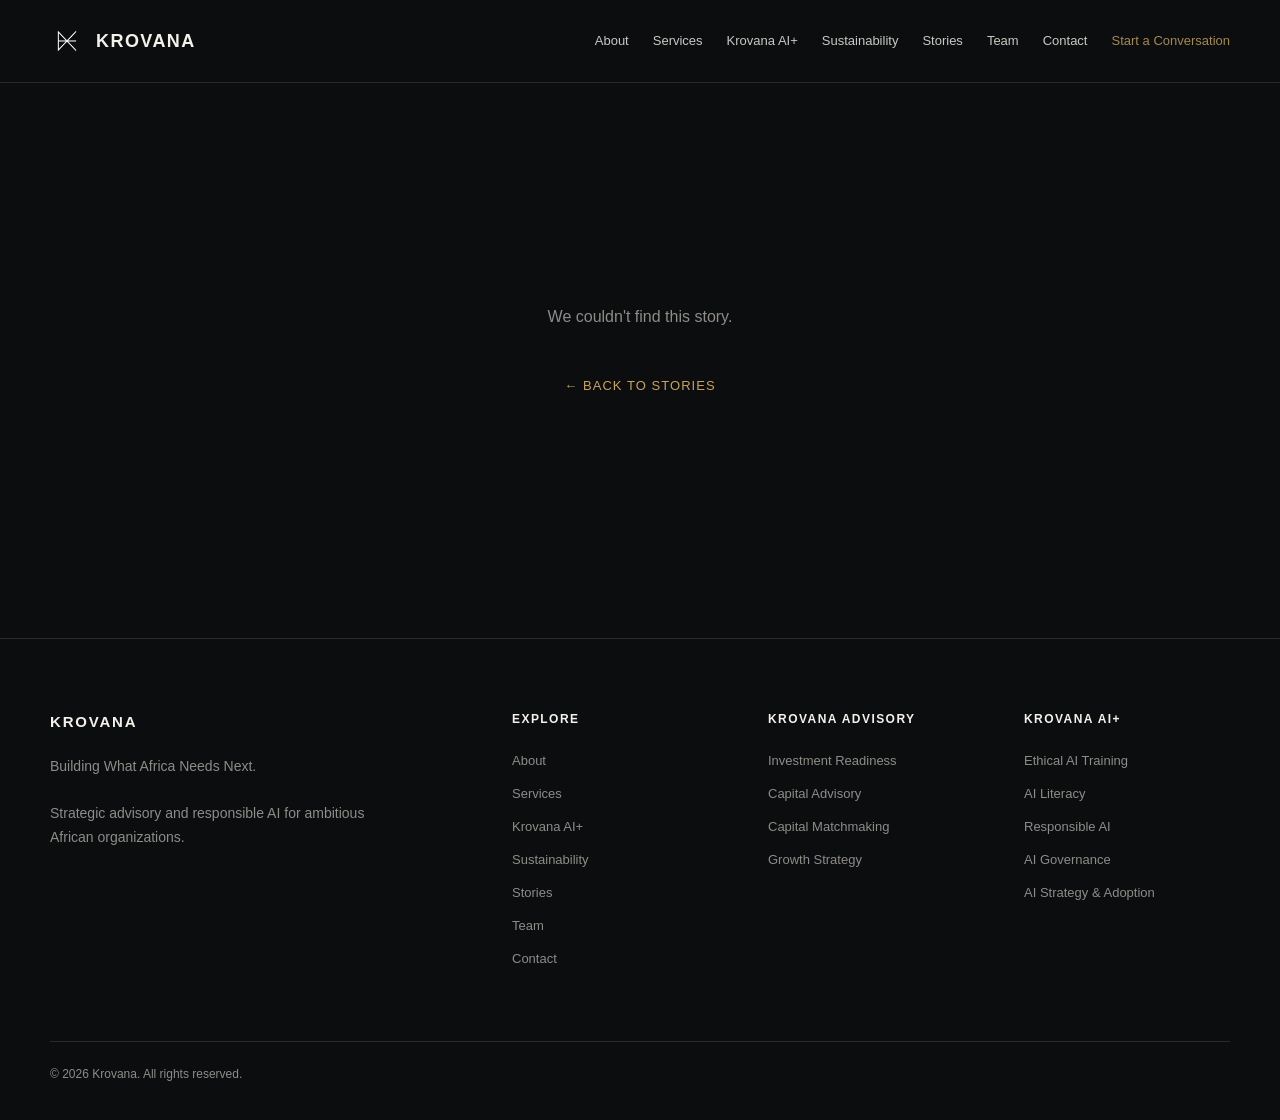
<file: story.html>
<!DOCTYPE html>
<html lang="en">
<head>
    <meta charset="UTF-8">
    <meta name="viewport" content="width=device-width, initial-scale=1.0">

    <title>Story | Krovana</title>
    <meta name="description" content="Krovana Stories — ideas, projects, partnerships and insights from our work across Africa.">

    <link rel="icon" type="image/png" href="Krovana-logo.png">

    <style>
        :root {
            --dark: #0B0D0F;
            --ivory: #F4F1EA;
            --gold: #C9A45C;
            --muted: #8E8C87;
            --line: rgba(244, 241, 234, 0.12);
        }

        * {
            box-sizing: border-box;
            margin: 0;
            padding: 0;
        }

        body {
            background: var(--dark);
            color: var(--ivory);
            font-family: Arial, Helvetica, sans-serif;
            line-height: 1.7;
        }

        a {
            color: inherit;
            text-decoration: none;
        }

        .container {
            width: min(1180px, calc(100% - 48px));
            margin: 0 auto;
        }

        /* HEADER */

        header {
            border-bottom: 1px solid var(--line);
        }

        .nav {
            min-height: 82px;
            display: flex;
            align-items: center;
            justify-content: space-between;
            gap: 30px;
        }

        .logo {
            display: flex;
            align-items: center;
            gap: 12px;
            font-size: 18px;
            font-weight: 700;
            letter-spacing: 0.08em;
        }

        .logo img {
            width: 34px;
            height: 34px;
            object-fit: contain;
        }

        .nav-links {
            display: flex;
            align-items: center;
            gap: 24px;
            font-size: 13px;
        }

        .nav-links a {
            color: var(--ivory);
            opacity: 0.82;
            transition: opacity 0.2s ease;
        }

        .nav-links a:hover {
            opacity: 1;
        }

        .nav-cta {
            color: var(--gold) !important;
        }

        /* STORY */

        .story-page {
            padding: 100px 0 120px;
        }

        .story-meta-top {
            display: flex;
            flex-wrap: wrap;
            align-items: center;
            gap: 12px;
            margin-bottom: 28px;
            color: var(--gold);
            font-size: 12px;
            letter-spacing: 0.12em;
            text-transform: uppercase;
        }

        .story-meta-top span:not(:last-child)::after {
            content: "·";
            margin-left: 12px;
            color: var(--muted);
        }

        .story-title {
            max-width: 900px;
            font-size: clamp(42px, 6vw, 78px);
            line-height: 1.04;
            font-weight: 500;
            letter-spacing: -0.035em;
            margin-bottom: 32px;
        }

        .story-excerpt {
            max-width: 780px;
            color: #B9B6AF;
            font-size: 21px;
            line-height: 1.65;
            margin-bottom: 55px;
        }

        .story-image {
            width: 100%;
            max-height: 620px;
            object-fit: cover;
            margin-bottom: 70px;
            display: block;
        }

        .story-content {
            max-width: 780px;
            margin: 0 auto;
        }

        .story-content h1 {
            font-size: 38px;
            line-height: 1.15;
            font-weight: 500;
            margin: 0 0 30px;
            letter-spacing: -0.02em;
        }

        .story-content h2 {
            font-size: 30px;
            line-height: 1.2;
            font-weight: 500;
            margin: 52px 0 20px;
            letter-spacing: -0.015em;
        }

        .story-content h3 {
            font-size: 23px;
            font-weight: 500;
            margin: 40px 0 16px;
        }

        .story-content p {
            color: #C7C4BD;
            font-size: 17px;
            line-height: 1.9;
            margin-bottom: 24px;
        }

        .story-content strong {
            color: var(--ivory);
        }

        .story-content em {
            font-style: italic;
        }

        .story-content ul,
        .story-content ol {
            color: #C7C4BD;
            margin: 0 0 28px 25px;
        }

        .story-content li {
            margin-bottom: 10px;
            font-size: 17px;
            line-height: 1.9;
        }

        .story-content blockquote {
            margin: 45px 0;
            padding: 25px 30px;
            border-left: 2px solid var(--gold);
            color: var(--ivory);
            font-size: 20px;
            line-height: 1.6;
            font-style: italic;
        }

        .story-content a {
            color: var(--gold);
            text-decoration: underline;
            text-underline-offset: 4px;
        }

        .story-footer {
            max-width: 780px;
            margin: 75px auto 0;
            padding-top: 28px;
            border-top: 1px solid var(--line);
            color: var(--muted);
            font-size: 13px;
        }

        .story-back {
            display: inline-block;
            margin-top: 45px;
            color: var(--gold);
            font-size: 13px;
            letter-spacing: 0.08em;
            text-transform: uppercase;
        }

        .loading,
        .error {
            padding: 120px 0;
            text-align: center;
            color: var(--muted);
        }

        /* FOOTER */

        footer {
            border-top: 1px solid var(--line);
            padding: 70px 0 35px;
        }

        .footer-grid {
            display: grid;
            grid-template-columns: 2fr 1fr 1fr 1fr;
            gap: 50px;
        }

        .footer-brand {
            max-width: 340px;
        }

        .footer-brand h3 {
            font-size: 15px;
            letter-spacing: 0.12em;
            margin-bottom: 20px;
        }

        .footer-brand p {
            color: var(--muted);
            font-size: 14px;
            line-height: 1.7;
        }

        .footer-column h4 {
            font-size: 12px;
            text-transform: uppercase;
            letter-spacing: 0.12em;
            margin-bottom: 20px;
        }

        .footer-column a {
            display: block;
            color: var(--muted);
            font-size: 13px;
            margin-bottom: 11px;
        }

        .footer-bottom {
            margin-top: 60px;
            padding-top: 22px;
            border-top: 1px solid var(--line);
            color: var(--muted);
            font-size: 12px;
        }

        @media (max-width: 850px) {
            .nav {
                align-items: flex-start;
                flex-direction: column;
                padding: 22px 0;
            }

            .nav-links {
                flex-wrap: wrap;
                gap: 14px;
            }

            .footer-grid {
                grid-template-columns: 1fr 1fr;
            }
        }

        @media (max-width: 600px) {
            .container {
                width: min(100% - 32px, 1180px);
            }

            .story-page {
                padding: 70px 0 90px;
            }

            .story-title {
                font-size: 43px;
            }

            .story-excerpt {
                font-size: 18px;
            }

            .story-content h1 {
                font-size: 30px;
            }

            .story-content h2 {
                font-size: 25px;
            }

            .story-content p,
            .story-content li {
                font-size: 16px;
            }

            .footer-grid {
                grid-template-columns: 1fr;
            }
        }
    </style>
</head>

<body>

<header>
    <div class="container nav">

        <a href="index.html" class="logo">
            <img src="Krovana-logo.png" alt="Krovana">
            <span>KROVANA</span>
        </a>

        <nav class="nav-links">
            <a href="about.html">About</a>
            <a href="services.html">Services</a>
            <a href="krovana-ai.html">Krovana AI+</a>
            <a href="sustainability.html">Sustainability</a>
            <a href="stories.html">Stories</a>
            <a href="team.html">Team</a>
            <a href="contact.html">Contact</a>
            <a href="contact.html" class="nav-cta">Start a Conversation</a>
        </nav>

    </div>
</header>


<main>

    <section class="story-page">

        <div class="container">

            <div id="storyLoading" class="loading">
                Loading story...
            </div>

            <article id="storyArticle" hidden>

                <div class="story-meta-top">
                    <span id="storyStream"></span>
                    <span id="storyType"></span>
                    <span id="storyStatus"></span>
                    <span id="storyDate"></span>
                </div>

                <h1 class="story-title" id="storyTitle"></h1>

                <p class="story-excerpt" id="storyExcerpt"></p>

                <img
                    id="storyImage"
                    class="story-image"
                    alt=""
                    hidden
                >

                <div class="story-content" id="storyBody"></div>

                <div class="story-footer" id="storyContext"></div>

                <a href="stories.html" class="story-back">
                    ← Back to Stories
                </a>

            </article>

            <div id="storyError" class="error" hidden>
                <p>We couldn't find this story.</p>
                <a href="stories.html" class="story-back">
                    ← Back to Stories
                </a>
            </div>

        </div>

    </section>

</main>


<footer>

    <div class="container">

        <div class="footer-grid">

            <div class="footer-brand">
                <h3>KROVANA</h3>
                <p>
                    Building What Africa Needs Next.<br><br>
                    Strategic advisory and responsible AI for ambitious African organizations.
                </p>
            </div>

            <div class="footer-column">
                <h4>Explore</h4>
                <a href="about.html">About</a>
                <a href="services.html">Services</a>
                <a href="krovana-ai.html">Krovana AI+</a>
                <a href="sustainability.html">Sustainability</a>
                <a href="stories.html">Stories</a>
                <a href="team.html">Team</a>
                <a href="contact.html">Contact</a>
            </div>

            <div class="footer-column">
                <h4>Krovana Advisory</h4>
                <a href="services.html">Investment Readiness</a>
                <a href="services.html">Capital Advisory</a>
                <a href="services.html">Capital Matchmaking</a>
                <a href="services.html">Growth Strategy</a>
            </div>

            <div class="footer-column">
                <h4>Krovana AI+</h4>
                <a href="krovana-ai.html">Ethical AI Training</a>
                <a href="krovana-ai.html">AI Literacy</a>
                <a href="krovana-ai.html">Responsible AI</a>
                <a href="krovana-ai.html">AI Governance</a>
                <a href="krovana-ai.html">AI Strategy &amp; Adoption</a>
            </div>

        </div>

        <div class="footer-bottom">
            © 2026 Krovana. All rights reserved.
        </div>

    </div>

</footer>


<script>

    const SANITY_PROJECT_ID = "3r0ul386";
    const SANITY_DATASET = "production";
    const SANITY_API_VERSION = "2025-02-19";

    const endpoint =
        `https://${SANITY_PROJECT_ID}.apicdn.sanity.io/v${SANITY_API_VERSION}/data/query/${SANITY_DATASET}`;

    function getSlug() {
        const params = new URLSearchParams(window.location.search);
        return params.get("slug");
    }

    function formatDate(dateString) {
        if (!dateString) return "";

        return new Intl.DateTimeFormat("en-GB", {
            day: "numeric",
            month: "long",
            year: "numeric"
        }).format(new Date(dateString));
    }

    function escapeHtml(value) {
        if (!value) return "";

        return String(value)
            .replace(/&/g, "&amp;")
            .replace(/</g, "&lt;")
            .replace(/>/g, "&gt;")
            .replace(/"/g, "&quot;")
            .replace(/'/g, "&#039;");
    }

    function renderPortableText(blocks) {
        if (!Array.isArray(blocks)) {
            return "";
        }

        return blocks.map(block => {

            if (!block || block._type !== "block") {
                return "";
            }

            let html = (block.children || [])
                .map(child => {
                    let text = escapeHtml(child.text || "");

                    if (child.marks && child.marks.includes("strong")) {
                        text = `<strong>${text}</strong>`;
                    }

                    if (child.marks && child.marks.includes("em")) {
                        text = `<em>${text}</em>`;
                    }

                    return text;
                })
                .join("");

            if (!html.trim()) {
                return "";
            }

            if (block.style === "h1") {
                return `<h1>${html}</h1>`;
            }

            if (block.style === "h2") {
                return `<h2>${html}</h2>`;
            }

            if (block.style === "h3") {
                return `<h3>${html}</h3>`;
            }

            if (block.style === "blockquote") {
                return `<blockquote>${html}</blockquote>`;
            }

            return `<p>${html}</p>`;

        }).join("");
    }

    async function loadStory() {

        const slug = getSlug();

        if (!slug) {
            document.getElementById("storyLoading").hidden = true;
            document.getElementById("storyError").hidden = false;
            return;
        }

        try {

            const safeSlug = slug.replace(/"/g, '\\"');

            const query = `*[_type == "story" && slug.current == "${safeSlug}"][0]{
                _id,
                title,
                slug,
                stream,
                storyType,
                status,
                publicationDate,
                excerpt,
                body,
                "featuredImageUrl": featuredImage.asset->url,
                author,
                organisation,
                location,
                featured
            }`;

            const url = `${endpoint}?query=${encodeURIComponent(query)}`;

            console.log("Loading story:", slug);
            console.log("Sanity URL:", url);

            const response = await fetch(url);

            console.log("Sanity response status:", response.status);

            if (!response.ok) {
                throw new Error(`Sanity request failed: ${response.status}`);
            }

            const data = await response.json();

            console.log("Sanity data:", data);

            const story = data.result;

            if (!story) {
                throw new Error("Story not found");
            }

            document.title = `${story.title} | Krovana`;

            document.getElementById("storyTitle").textContent =
                story.title || "";

            document.getElementById("storyExcerpt").textContent =
                story.excerpt || "";

            document.getElementById("storyStream").textContent =
                story.stream === "ai-plus" ? "AI+" : "Impact";

            document.getElementById("storyType").textContent =
                (story.storyType || "Story").replace(/-/g, " ");

            document.getElementById("storyStatus").textContent =
                story.status === "completed" ? "Completed" : "Ongoing";

            document.getElementById("storyDate").textContent =
                formatDate(story.publicationDate);

            document.getElementById("storyBody").innerHTML =
                renderPortableText(story.body);

            if (story.featuredImageUrl) {

                const image = document.getElementById("storyImage");
                image.src = story.featuredImageUrl;
                image.alt = story.title || "Krovana story";
                image.hidden = false;
                image.style.display = "block";
            }

            const context = [];

            if (story.author) {
                context.push(`By ${story.author}`);
            }

            if (story.organisation) {
                context.push(story.organisation);
            }

            if (story.location) {
                context.push(story.location);
            }

            document.getElementById("storyContext").textContent =
                context.join(" · ");

            document.getElementById("storyLoading").hidden = true;
            document.getElementById("storyArticle").hidden = false;

        } catch (error) {

            console.error("Story loading error:", error);

            document.getElementById("storyLoading").hidden = true;
            document.getElementById("storyError").hidden = false;

        }

    }

    loadStory();

</script>

</body>
</html>
</file>
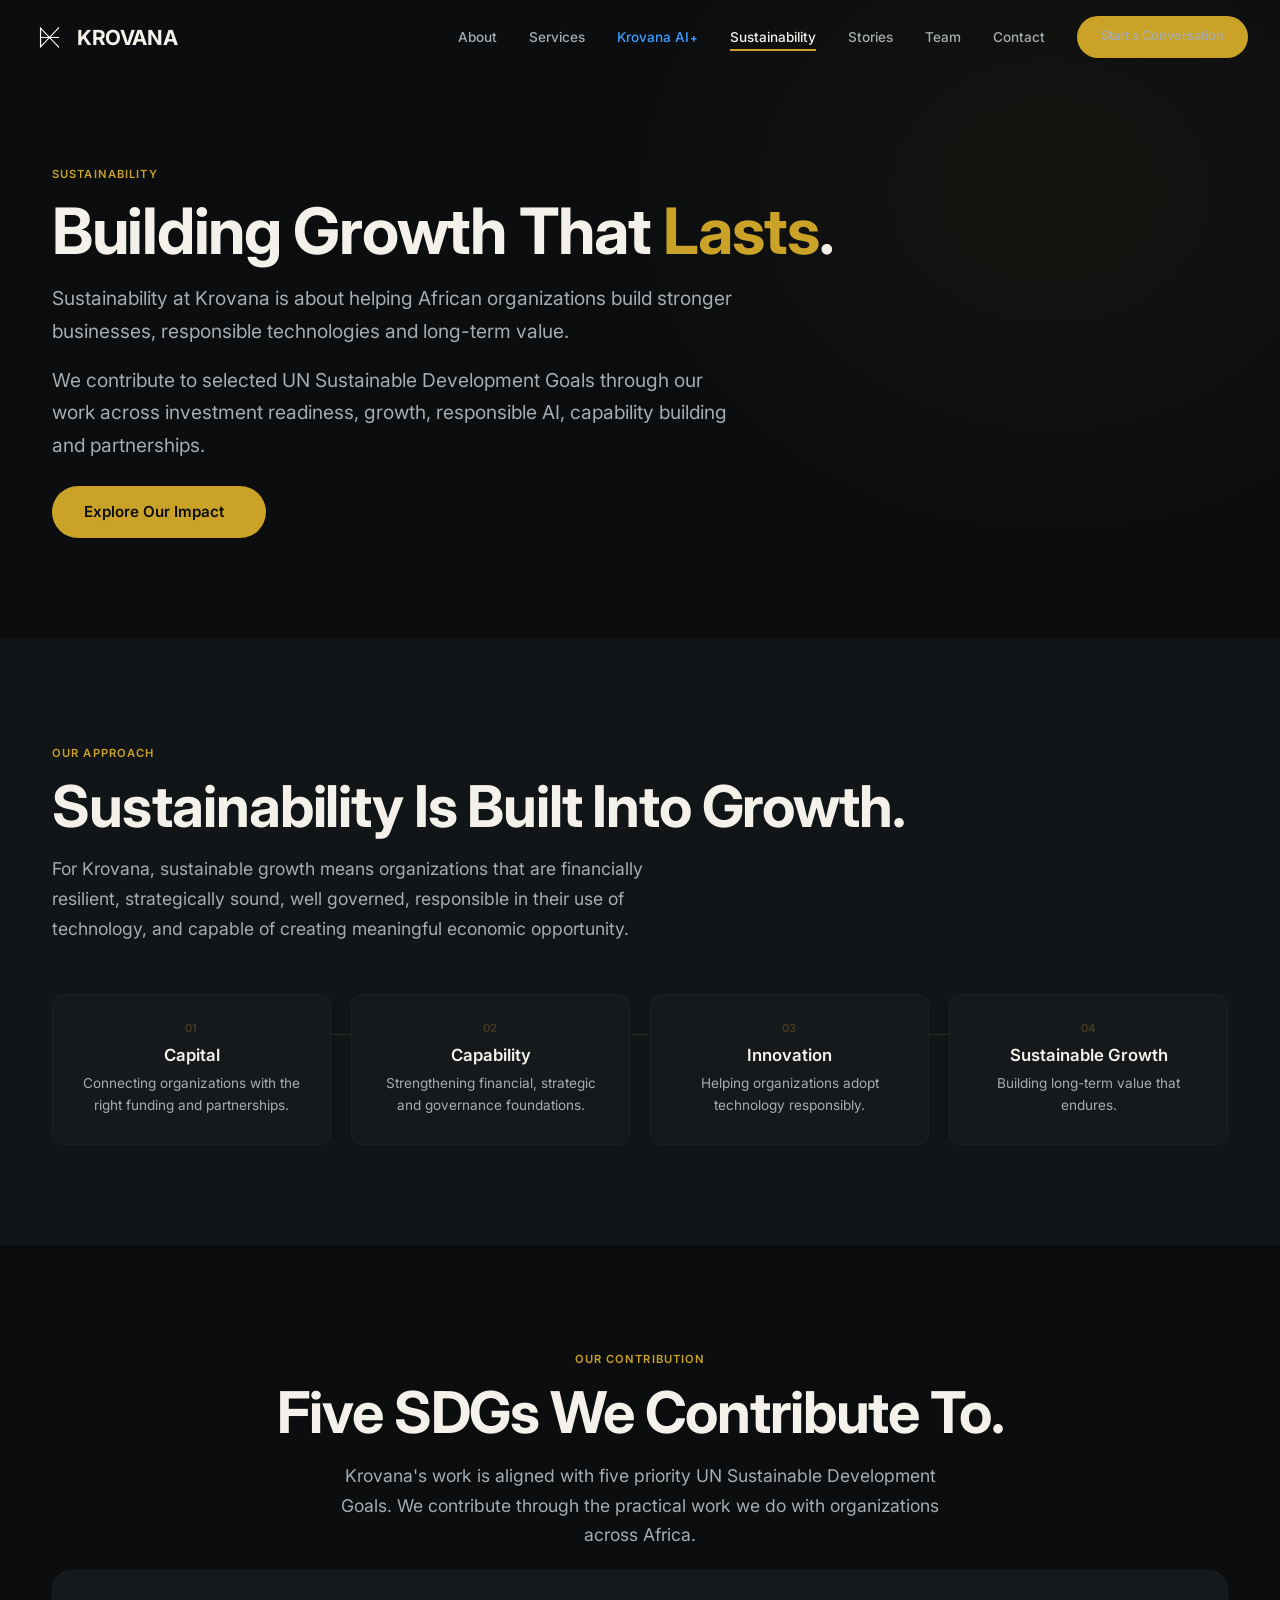
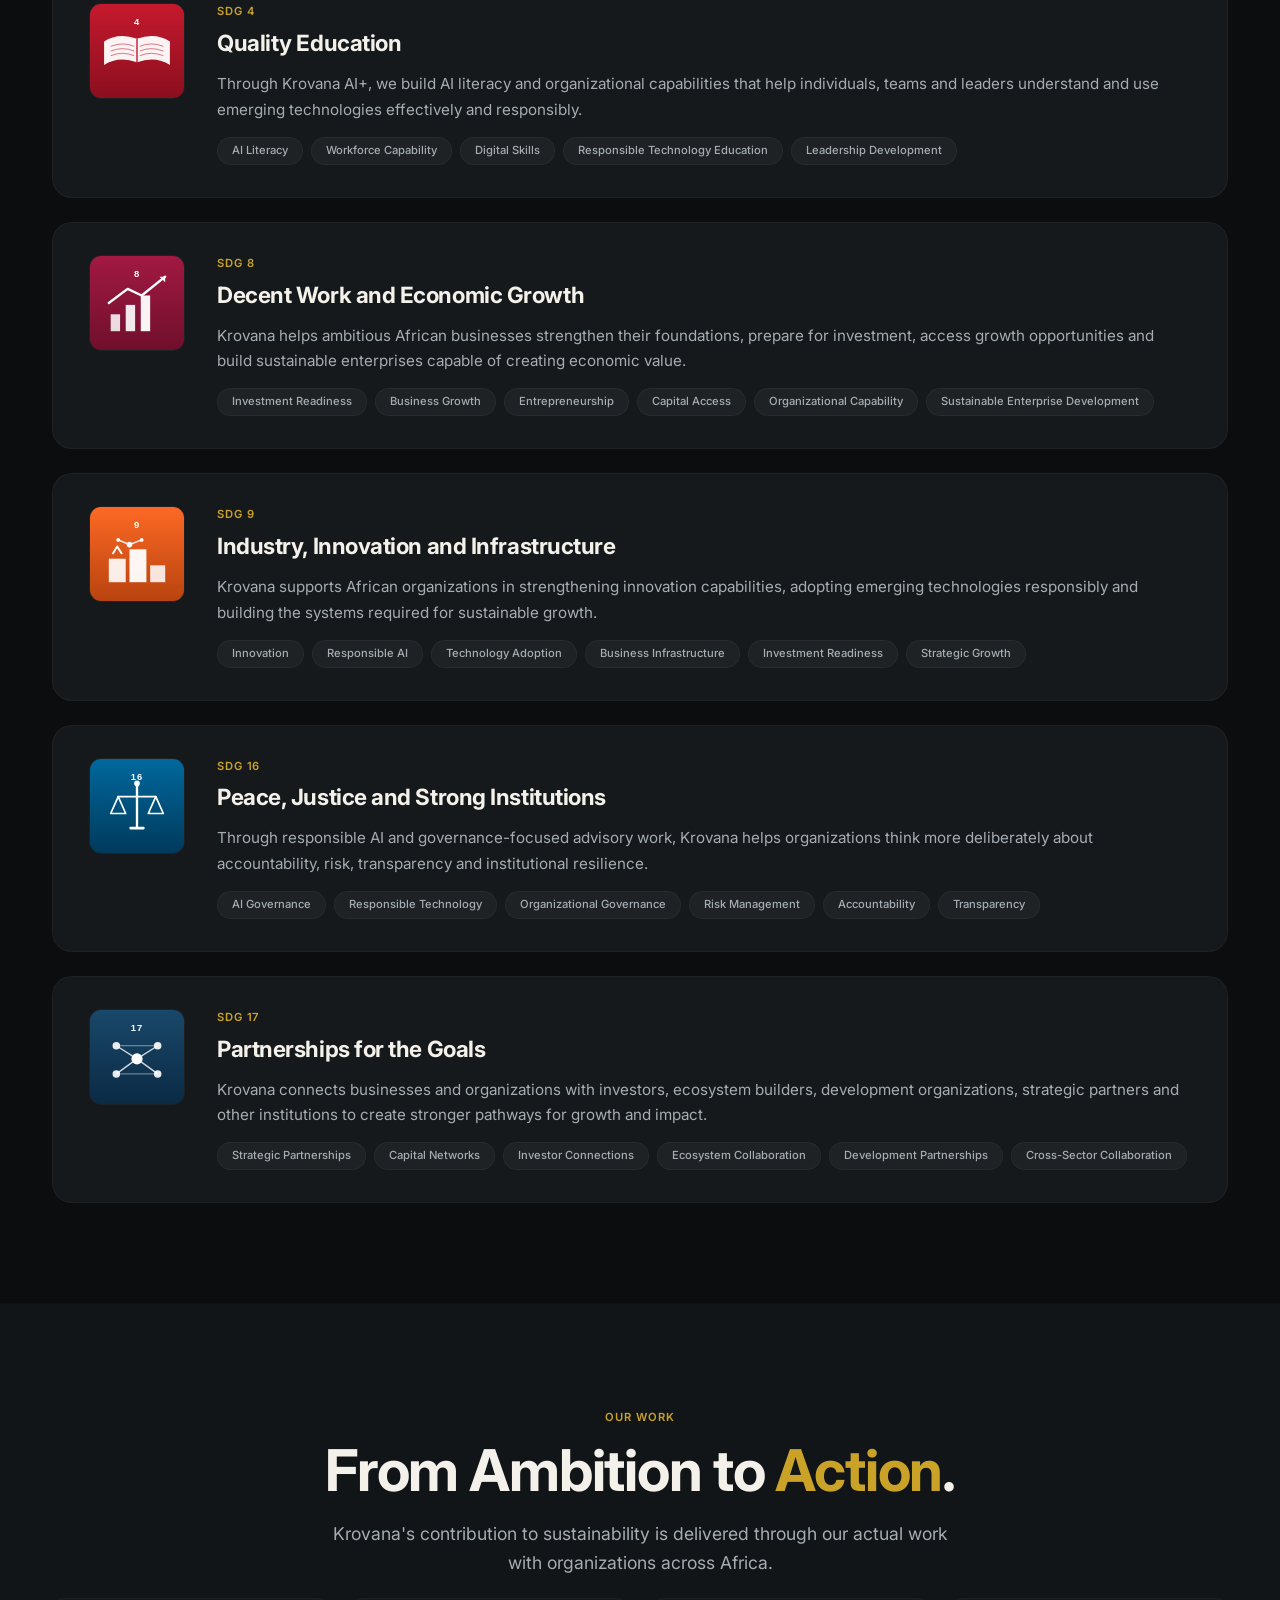
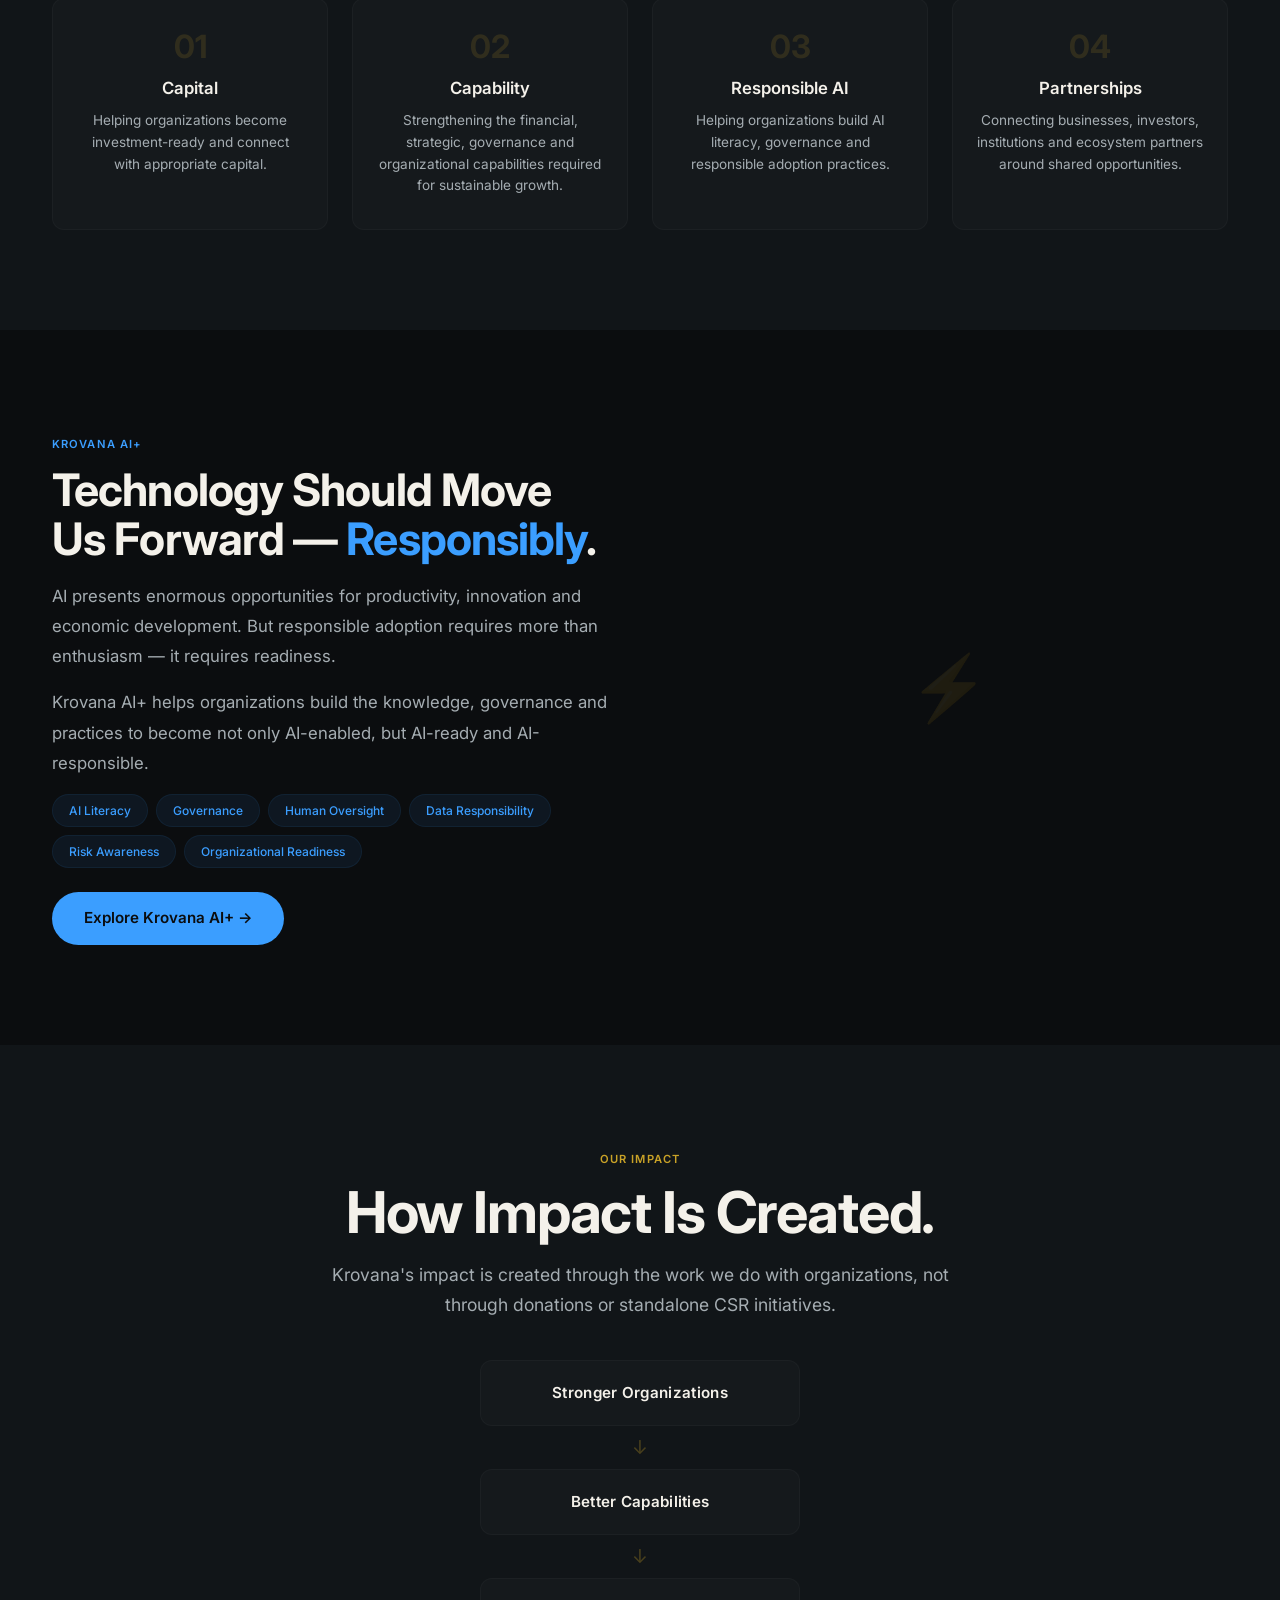
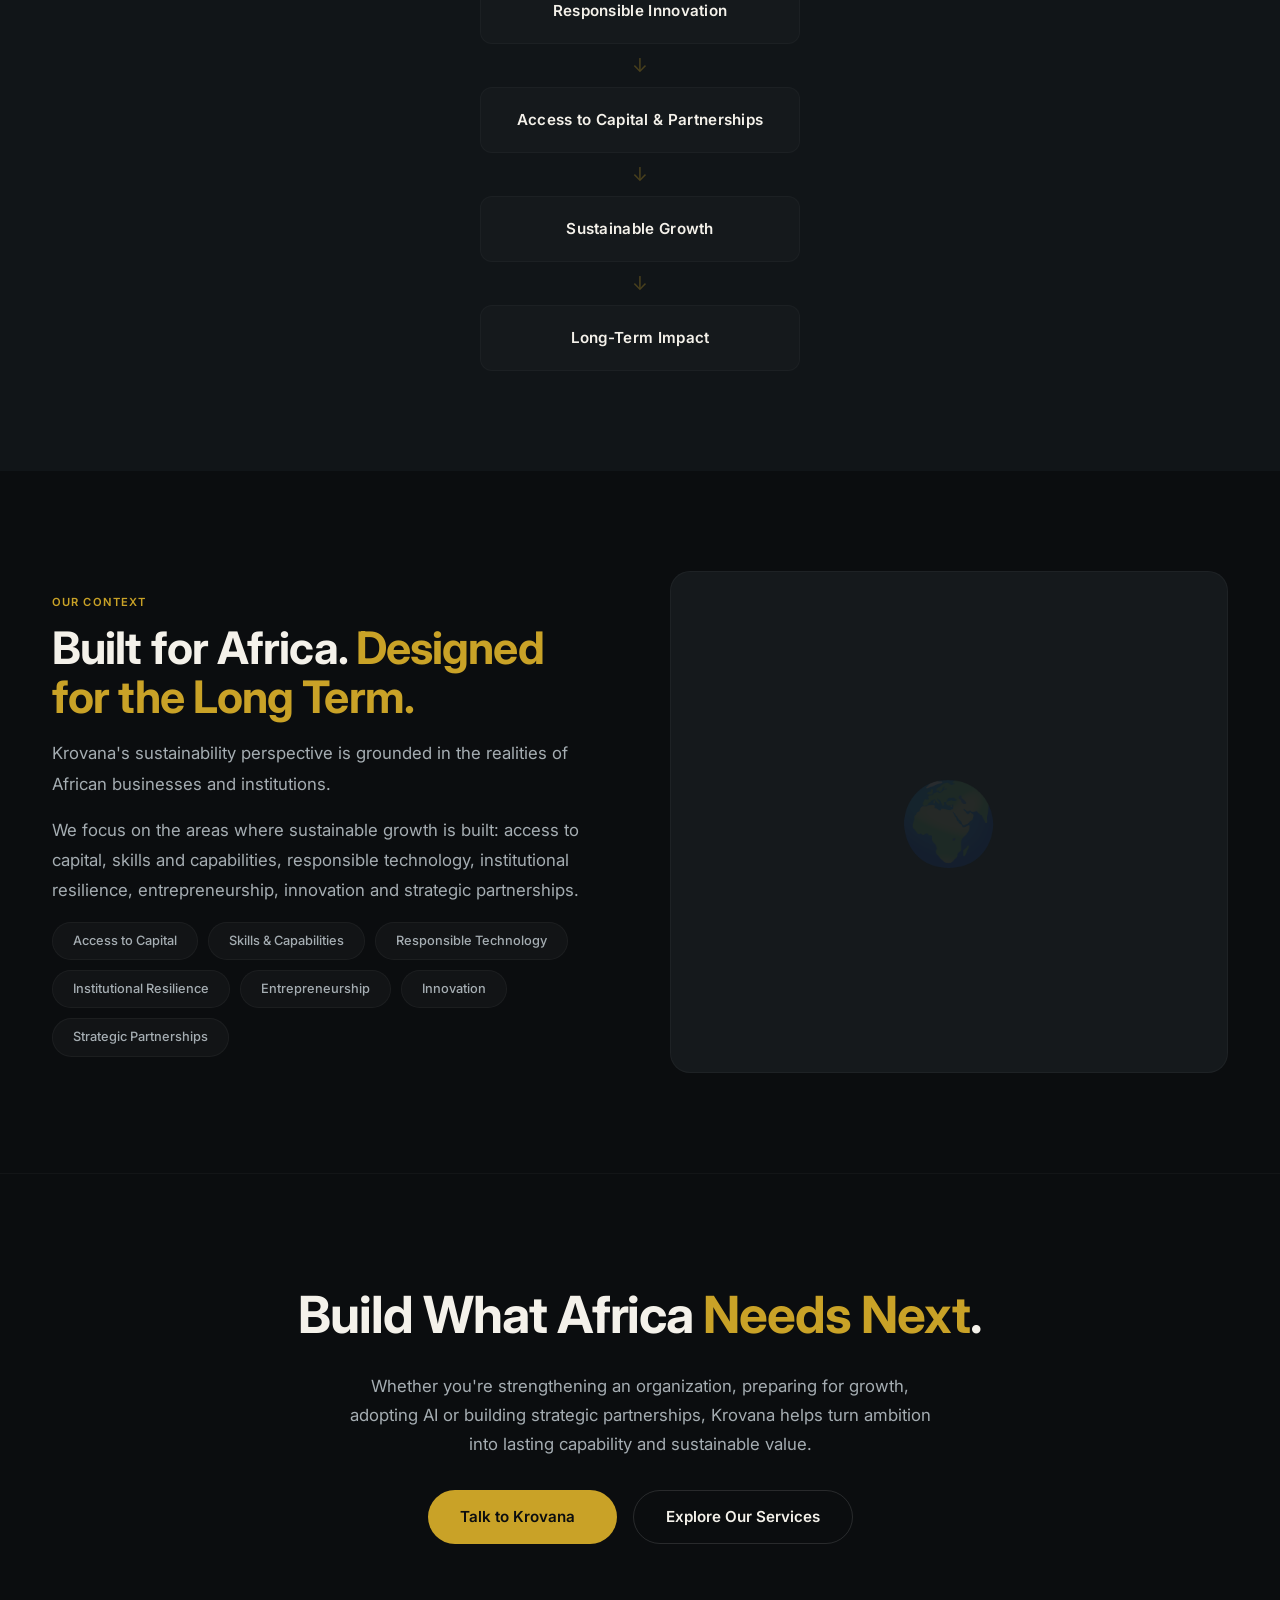
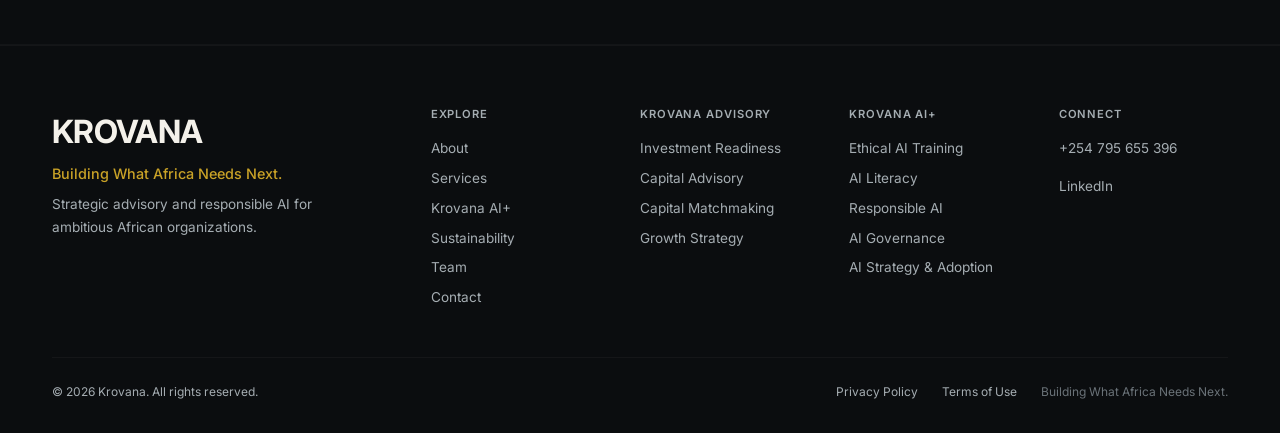
<file: sustainability.html>
<!DOCTYPE html>
<html lang="en">
<head>
    <meta charset="UTF-8">
    <meta name="viewport" content="width=device-width, initial-scale=1.0">
    <title>Sustainability | Krovana</title>
    <meta name="description" content="Discover how Krovana contributes to sustainable development through investment readiness, business growth, responsible AI, organizational capability and strategic partnerships across Africa.">
    <link rel="preconnect" href="https://fonts.googleapis.com">
    <link rel="preconnect" href="https://fonts.gstatic.com" crossorigin>
    <link href="https://fonts.googleapis.com/css2?family=Inter:opsz,wght@14..32,400;14..32,500;14..32,600;14..32,700;14..32,800&family=Playfair+Display:ital,wght@0,400;0,600;0,700;1,400&display=swap" rel="stylesheet">
    <link rel="stylesheet" href="css/style.css">
    <link rel="icon" type="image/png" href="favicon.png" />
    <style>
        /* ===== BASE ===== */
        * { margin: 0; padding: 0; box-sizing: border-box; }
        :root {
            --bg-primary: #0B0D0F;
            --bg-secondary: #111518;
            --bg-card: #15191C;
            --text-primary: #F4F1EA;
            --text-secondary: #A5ADB2;
            --text-muted: #6A7278;
            --gold: #C9A227;
            --gold-dim: rgba(201, 162, 39, 0.10);
            --cyan: #3B9EFF;
            --cyan-dim: rgba(59, 158, 255, 0.08);
            --font: 'Inter', -apple-system, BlinkMacSystemFont, sans-serif;
            --radius: 20px;
            --radius-sm: 12px;
            --transition: 0.35s cubic-bezier(0.25, 0.46, 0.45, 0.94);
            --shadow-card: 0 20px 60px -20px rgba(0, 0, 0, 0.6);
            --max-width: 1240px;

            /* SDG official colors */
            --sdg4: #C5192D;
            --sdg8: #A21942;
            --sdg9: #FD6925;
            --sdg16: #00689D;
            --sdg17: #19486A;
        }
        html { scroll-behavior: smooth; }
        body {
            font-family: var(--font);
            background: var(--bg-primary);
            color: var(--text-primary);
            line-height: 1.6;
            -webkit-font-smoothing: antialiased;
        }
        a { text-decoration: none; color: inherit; }
        ul { list-style: none; }

        .container { max-width: var(--max-width); margin: 0 auto; padding: 0 32px; }
        .section-padding { padding: 100px 0; }
        .section-padding-sm { padding: 80px 0; }
        .section-alt { background: var(--bg-secondary); }

        .section-label {
            font-size: 0.7rem;
            font-weight: 600;
            letter-spacing: 0.1em;
            text-transform: uppercase;
            color: var(--gold);
            margin-bottom: 12px;
            display: inline-block;
        }
        .section-label.cyan { color: var(--cyan); }

        .section-title {
            font-size: clamp(2.2rem, 4.5vw, 3.6rem);
            font-weight: 700;
            letter-spacing: -0.02em;
            line-height: 1.1;
            margin-bottom: 16px;
        }
        .section-sub {
            font-size: 1.1rem;
            color: var(--text-secondary);
            max-width: 640px;
            line-height: 1.7;
        }
        .text-center { text-align: center; }
        .mx-auto { margin-left: auto; margin-right: auto; }
        .gold { color: var(--gold); }
        .cyan { color: var(--cyan); }

        /* ===== BUTTONS ===== */
        .btn {
            display: inline-flex;
            align-items: center;
            gap: 10px;
            padding: 14px 32px;
            font-weight: 600;
            font-size: 0.95rem;
            border-radius: 60px;
            border: none;
            cursor: pointer;
            transition: var(--transition);
            text-decoration: none;
            background: transparent;
            color: var(--text-primary);
            font-family: var(--font);
        }
        .btn-primary { background: var(--gold); color: var(--bg-primary); }
        .btn-primary:hover { background: #dbb230; transform: translateY(-2px); box-shadow: 0 8px 30px rgba(201, 162, 39, 0.25); }
        .btn-outline { border: 1.5px solid rgba(255, 255, 255, 0.12); color: var(--text-primary); }
        .btn-outline:hover { border-color: var(--gold); color: var(--gold); transform: translateY(-2px); }
        .btn-ai { background: var(--cyan); color: var(--bg-primary); }
        .btn-ai:hover { background: #5aafff; transform: translateY(-2px); box-shadow: 0 8px 30px rgba(59, 158, 255, 0.20); }

        /* =====  ===== */
        .navbar {
            position: fixed;
            top: 0;
            left: 0;
            width: 100%;
            padding: 16px 0;
            z-index: 1000;
            transition: background 0.35s, backdrop-filter 0.35s, border-color 0.35s;
            background: transparent;
            border-bottom: 1px solid transparent;
        }
        .navbar.scrolled {
            background: rgba(11, 13, 15, 0.88);
            backdrop-filter: blur(16px);
            border-bottom: 1px solid rgba(255, 255, 255, 0.04);
        }
        .nav-container {
            display: flex;
            align-items: center;
            justify-content: space-between;
            max-width: 1400px;
            margin: 0 auto;
            padding: 0 32px;
        }
        .logo {
            font-size: 1.3rem;
            font-weight: 700;
            letter-spacing: -0.02em;
            color: var(--text-primary);
            text-decoration: none;
            font-family: var(--font);
            cursor: pointer;
        }
        .logo:hover { color: var(--gold); }
        .nav-links {
            display: flex;
            align-items: center;
            gap: 32px;
            list-style: none;
        }
        .nav-links a {
            text-decoration: none;
            color: var(--text-secondary);
            font-size: 0.85rem;
            font-weight: 500;
            transition: 0.2s;
            cursor: pointer;
            border-bottom: 2px solid transparent;
            padding-bottom: 4px;
        }
        .nav-links a:hover,
        .nav-links a.active {
            color: var(--text-primary);
            border-bottom-color: var(--gold);
        }
        .nav-links a.ai-link { color: var(--cyan); }
        .nav-links a.ai-link:hover,
        .nav-links a.ai-link.active {
            color: #7abfff;
            border-bottom-color: var(--cyan);
        }
        .nav-links .plus { display: inline-block; font-weight: 700; font-size: 0.7rem; margin-left: 1px; }
        .nav-cta .btn { padding: 10px 24px; font-size: 0.8rem; }
        .hamburger {
            display: none;
            flex-direction: column;
            gap: 5px;
            background: none;
            border: none;
            cursor: pointer;
            padding: 4px;
            z-index: 1001;
        }
        .hamburger .bar { width: 24px; height: 2px; background: var(--text-primary); transition: var(--transition); border-radius: 2px; }
        .hamburger.open .bar:nth-child(1) { transform: rotate(45deg) translate(5px, 5px); }
        .hamburger.open .bar:nth-child(2) { opacity: 0; }
        .hamburger.open .bar:nth-child(3) { transform: rotate(-45deg) translate(5px, -5px); }

        @media (max-width: 1024px) { .nav-links { gap: 20px; } }
        @media (max-width: 900px) {
            .nav-links {
                position: fixed;
                top: 0;
                left: -100%;
                width: 100%;
                height: 100vh;
                background: var(--bg-primary);
                flex-direction: column;
                justify-content: center;
                align-items: center;
                gap: 32px;
                transition: 0.4s;
                padding: 40px;
                z-index: 999;
            }
            .nav-links.open { left: 0; }
            .nav-links a { font-size: 1.2rem; }
            .nav-cta { display: none; }
            .hamburger { display: flex; }
        }

        /* ===== PAGE HERO ===== */
        .page-hero {
            padding: 160px 0 100px;
            border-bottom: 1px solid rgba(255, 255, 255, 0.04);
            position: relative;
            overflow: hidden;
        }
        .page-hero::before {
            content: '';
            position: absolute;
            top: 0;
            right: 0;
            width: 60%;
            height: 100%;
            background: radial-gradient(ellipse at 70% 30%, rgba(201, 162, 39, 0.05) 0%, transparent 60%);
            pointer-events: none;
        }
        .page-hero h1 {
            font-size: clamp(2.8rem, 5vw, 4.2rem);
            font-weight: 700;
            letter-spacing: -0.02em;
            line-height: 1.1;
            margin-bottom: 16px;
            max-width: 900px;
        }
        .page-hero .hero-desc {
            font-size: 1.2rem;
            color: var(--text-secondary);
            max-width: 680px;
            line-height: 1.7;
            margin-bottom: 16px;
        }
        .page-hero .hero-cta {
            display: flex;
            gap: 14px;
            flex-wrap: wrap;
            margin-top: 24px;
        }

        /* ===== APPROACH FRAMEWORK ===== */
        .approach-framework {
            display: grid;
            grid-template-columns: repeat(4, 1fr);
            gap: 20px;
            margin-top: 50px;
            position: relative;
        }
        .approach-framework::before {
            content: '';
            position: absolute;
            top: 40px;
            left: 10%;
            right: 10%;
            height: 1px;
            background: rgba(201, 162, 39, 0.15);
            z-index: 0;
        }
        .approach-step {
            text-align: center;
            position: relative;
            z-index: 1;
            background: var(--bg-card);
            border-radius: var(--radius-sm);
            padding: 28px 20px;
            border: 1px solid rgba(255, 255, 255, 0.03);
            transition: var(--transition);
        }
        .approach-step:hover {
            border-color: rgba(201, 162, 39, 0.15);
            transform: translateY(-4px);
        }
        .approach-step .step-num {
            font-size: 0.7rem;
            font-weight: 600;
            letter-spacing: 0.08em;
            text-transform: uppercase;
            color: var(--gold);
            display: block;
            margin-bottom: 8px;
        }
        .approach-step h4 {
            font-size: 1.05rem;
            font-weight: 600;
            margin-bottom: 4px;
        }
        .approach-step p {
            color: var(--text-secondary);
            font-size: 0.85rem;
            line-height: 1.6;
        }
        @media (max-width: 768px) {
            .approach-framework { grid-template-columns: 1fr 1fr; }
            .approach-framework::before { display: none; }
        }
        @media (max-width: 480px) {
            .approach-framework { grid-template-columns: 1fr; }
        }

        /* ===== SDG SECTION ===== */
        .sdg-grid {
            display: grid;
            grid-template-columns: 1fr;
            gap: 24px;
            margin-top: 20px;
        }
        .sdg-card {
            background: var(--bg-card);
            border-radius: var(--radius);
            padding: 32px 36px;
            border: 1px solid rgba(255, 255, 255, 0.04);
            transition: var(--transition);
            display: grid;
            grid-template-columns: auto 1fr;
            gap: 32px;
            align-items: start;
            position: relative;
            overflow: hidden;
        }
        .sdg-card:hover {
            border-color: rgba(201, 162, 39, 0.18);
            transform: translateY(-3px);
            box-shadow: var(--shadow-card);
        }

        /* Krovana custom SDG icon */
        .sdg-icon-wrapper {
            width: 96px;
            height: 96px;
            border-radius: var(--radius-sm);
            display: flex;
            align-items: center;
            justify-content: center;
            flex-shrink: 0;
            position: relative;
            overflow: hidden;
            border: 1px solid rgba(255, 255, 255, 0.04);
        }
        .sdg-icon-wrapper svg {
            width: 100%;
            height: 100%;
            display: block;
        }

        .sdg-content .sdg-number {
            font-size: 0.7rem;
            font-weight: 600;
            letter-spacing: 0.08em;
            text-transform: uppercase;
            color: var(--gold);
            margin-bottom: 4px;
            display: block;
        }
        .sdg-content h3 {
            font-size: 1.4rem;
            font-weight: 700;
            letter-spacing: -0.02em;
            margin-bottom: 10px;
        }
        .sdg-content p {
            color: var(--text-secondary);
            font-size: 0.95rem;
            line-height: 1.7;
            margin-bottom: 14px;
        }
        .sdg-focus {
            display: flex;
            flex-wrap: wrap;
            gap: 8px;
        }
        .sdg-focus span {
            background: rgba(255, 255, 255, 0.04);
            padding: 4px 14px;
            border-radius: 60px;
            font-size: 0.7rem;
            font-weight: 500;
            color: var(--text-secondary);
            border: 1px solid rgba(255, 255, 255, 0.04);
        }
        @media (max-width: 768px) {
            .sdg-card {
                grid-template-columns: 1fr;
                gap: 20px;
                padding: 28px 24px;
            }
            .sdg-icon-wrapper {
                width: 80px;
                height: 80px;
            }
        }

        /* ===== PILLARS ===== */
        .pillars-grid {
            display: grid;
            grid-template-columns: repeat(4, 1fr);
            gap: 24px;
            margin-top: 20px;
        }
        .pillar-card {
            background: var(--bg-card);
            border-radius: var(--radius-sm);
            padding: 32px 24px;
            border: 1px solid rgba(255, 255, 255, 0.03);
            transition: var(--transition);
            text-align: center;
        }
        .pillar-card:hover {
            border-color: rgba(201, 162, 39, 0.15);
            transform: translateY(-4px);
        }
        .pillar-card .pillar-num {
            font-size: 2rem;
            font-weight: 700;
            color: var(--gold);
            opacity: 0.15;
            display: block;
            line-height: 1;
            margin-bottom: 12px;
        }
        .pillar-card h4 {
            font-size: 1.05rem;
            font-weight: 600;
            margin-bottom: 8px;
        }
        .pillar-card p {
            color: var(--text-secondary);
            font-size: 0.85rem;
            line-height: 1.6;
        }
        @media (max-width: 900px) {
            .pillars-grid { grid-template-columns: 1fr 1fr; }
        }
        @media (max-width: 480px) {
            .pillars-grid { grid-template-columns: 1fr; }
        }

        /* ===== RESPONSIBLE AI ===== */
        .ai-sustainability {
            display: grid;
            grid-template-columns: 1fr 1fr;
            gap: 60px;
            align-items: center;
        }
        .ai-sustainability .left h2 {
            font-size: clamp(2rem, 3.5vw, 2.8rem);
            font-weight: 700;
            letter-spacing: -0.02em;
            line-height: 1.1;
            margin-bottom: 16px;
        }
        .ai-sustainability .left p {
            color: var(--text-secondary);
            font-size: 1.05rem;
            line-height: 1.8;
            margin-bottom: 16px;
        }
        .ai-list {
            display: flex;
            flex-wrap: wrap;
            gap: 8px;
            margin-bottom: 24px;
        }
        .ai-list span {
            background: var(--cyan-dim);
            padding: 6px 16px;
            border-radius: 60px;
            font-size: 0.75rem;
            font-weight: 500;
            color: var(--cyan);
            border: 1px solid rgba(59, 158, 255, 0.08);
        }
        @media (max-width: 900px) {
            .ai-sustainability { grid-template-columns: 1fr; gap: 30px; }
        }

        /* ===== IMPACT FRAMEWORK ===== */
        .impact-framework {
            display: flex;
            flex-direction: column;
            gap: 0;
            align-items: center;
            margin-top: 40px;
        }
        .impact-step {
            background: var(--bg-card);
            border-radius: var(--radius-sm);
            padding: 20px 32px;
            border: 1px solid rgba(255, 255, 255, 0.03);
            text-align: center;
            min-width: 320px;
            transition: var(--transition);
        }
        .impact-step:hover {
            border-color: rgba(201, 162, 39, 0.18);
        }
        .impact-step h4 {
            font-size: 0.95rem;
            font-weight: 600;
            letter-spacing: 0.02em;
        }
        .impact-arrow {
            font-size: 1.2rem;
            color: var(--gold);
            opacity: 0.3;
            padding: 6px 0;
        }
        @media (max-width: 480px) {
            .impact-step { min-width: 100%; padding: 16px 20px; }
            .impact-step h4 { font-size: 0.85rem; }
        }

        /* ===== AFRICAN CONTEXT ===== */
        .africa-context {
            display: grid;
            grid-template-columns: 1fr 1fr;
            gap: 60px;
            align-items: center;
        }
        .africa-context h2 {
            font-size: clamp(2rem, 3.5vw, 2.8rem);
            font-weight: 700;
            letter-spacing: -0.02em;
            line-height: 1.1;
            margin-bottom: 16px;
        }
        .africa-context p {
            color: var(--text-secondary);
            font-size: 1.05rem;
            line-height: 1.8;
            margin-bottom: 16px;
        }
        .africa-list {
            display: flex;
            flex-wrap: wrap;
            gap: 10px;
        }
        .africa-list span {
            background: rgba(255, 255, 255, 0.03);
            padding: 8px 20px;
            border-radius: 60px;
            font-size: 0.8rem;
            font-weight: 500;
            color: var(--text-secondary);
            border: 1px solid rgba(255, 255, 255, 0.04);
            transition: var(--transition);
        }
        .africa-list span:hover {
            border-color: var(--gold);
            color: var(--text-primary);
        }
        @media (max-width: 900px) {
            .africa-context { grid-template-columns: 1fr; gap: 30px; }
        }

        /* ===== FINAL CTA ===== */
        .cta-final {
            text-align: center;
            padding: 100px 0;
            border-top: 1px solid rgba(255, 255, 255, 0.03);
            border-bottom: 1px solid rgba(255, 255, 255, 0.03);
        }
        .cta-final h2 {
            font-size: clamp(2.4rem, 4vw, 3.6rem);
            font-weight: 700;
            letter-spacing: -0.02em;
            margin-bottom: 16px;
        }
        .cta-final p {
            color: var(--text-secondary);
            max-width: 600px;
            margin: 0 auto 32px;
            font-size: 1.05rem;
            line-height: 1.7;
        }
        .cta-final .actions {
            display: flex;
            justify-content: center;
            gap: 16px;
            flex-wrap: wrap;
        }

        /* ===== REVEAL ===== */
        .reveal {
            opacity: 0;
            transform: translateY(30px);
            transition: opacity 0.8s ease, transform 0.8s ease;
        }
        .reveal.visible { opacity: 1; transform: translateY(0); }
        @media (prefers-reduced-motion: reduce) { .reveal { opacity: 1 !important; transform: none !important; } }

        /* ===== FOOTER ===== */
        .footer-premium {
            padding: 60px 0 32px;
            border-top: 1px solid rgba(255, 255, 255, 0.04);
        }
        .footer-premium .footer-top {
            display: grid;
            grid-template-columns: 2fr 1fr 1fr 1fr 1fr;
            gap: 40px;
            margin-bottom: 40px;
        }
        .footer-brand-large .logo-large {
            font-size: 2rem;
            font-weight: 700;
            letter-spacing: -0.02em;
            color: var(--text-primary);
            display: block;
            margin-bottom: 4px;
            text-decoration: none;
            font-family: var(--font);
        }
        .footer-brand-large .logo-large:hover { color: var(--gold); }
        .footer-brand-large .tagline {
            color: var(--gold);
            font-size: 0.9rem;
            font-weight: 500;
            margin-bottom: 8px;
        }
        .footer-brand-large .desc {
            color: var(--text-secondary);
            font-size: 0.85rem;
            max-width: 280px;
            line-height: 1.7;
        }
        .footer-col h4 {
            font-size: 0.7rem;
            font-weight: 600;
            text-transform: uppercase;
            letter-spacing: 0.08em;
            color: var(--text-secondary);
            margin-bottom: 14px;
        }
        .footer-col a {
            display: block;
            color: var(--text-secondary);
            font-size: 0.85rem;
            margin-bottom: 8px;
            transition: 0.2s;
            text-decoration: none;
            cursor: pointer;
        }
        .footer-col a:hover { color: var(--text-primary); }
        .footer-divider {
            border: none;
            height: 1px;
            background: rgba(255, 255, 255, 0.04);
            margin: 0 0 24px 0;
        }
        .footer-bottom {
            display: flex;
            justify-content: space-between;
            font-size: 0.75rem;
            color: var(--text-secondary);
        }
        .footer-bottom-links {
            display: flex;
            gap: 24px;
        }
        .footer-bottom-links a {
            color: var(--text-secondary);
            text-decoration: none;
            transition: 0.2s;
        }
        .footer-bottom-links a:hover { color: var(--text-primary); }
        @media (max-width: 1024px) { .footer-premium .footer-top { grid-template-columns: 1fr 1fr 1fr; } }
        @media (max-width: 768px) {
            .footer-premium .footer-top { grid-template-columns: 1fr 1fr; gap: 30px; }
            .footer-bottom { flex-direction: column; gap: 8px; text-align: center; }
        }
        @media (max-width: 480px) { .footer-premium .footer-top { grid-template-columns: 1fr; gap: 24px; } }

        :focus-visible { outline: 2px solid var(--gold); outline-offset: 2px; }
        @media (max-width: 640px) {
            .container { padding: 0 20px; }
            .section-padding { padding: 60px 0; }
            .section-padding-sm { padding: 50px 0; }
            .page-hero { padding: 120px 0 60px; }
            .page-hero h1 { font-size: 2rem; }
        }
    </style>
</head>
<body>

<!-- ========== NAVIGATION ========== -->
<nav class="navbar" id="navbar" role="navigation" aria-label="Main navigation">
    <div class="nav-container">
        <a href="/" class="logo" style="display: flex; align-items: center; gap: 10px;">
            <img src="Krovana-logo.png" alt="Krovana" style="height: 35px; width: auto; display: block;">
            KROVANA
        </a>
        <ul class="nav-links" id="navLinks">
            <li><a href="/about">About</a></li>
            <li><a href="/services">Services</a></li>
            <li><a href="/krovana-ai" class="ai-link">Krovana AI<span class="plus">+</span></a></li>
            <li><a href="/sustainability" class="active">Sustainability</a></li>
            <li><a href="/stories">Stories</a></li>
            <li><a href="/team">Team</a></li>
            <li><a href="/contact">Contact</a></li>
            <li class="nav-cta"><a href="/contact" class="btn btn-primary">Start a Conversation</a></li>
        </ul>
        <button class="hamburger" id="hamburger" aria-label="Toggle menu">
            <span class="bar"></span>
            <span class="bar"></span>
            <span class="bar"></span>
        </button>
    </div>
</nav>

<!-- ========== PAGE HERO ========== -->
<section class="page-hero">
    <div class="container">
        <span class="section-label">Sustainability</span>
        <h1>Building Growth That <span class="gold">Lasts</span>.</h1>
        <p class="hero-desc">Sustainability at Krovana is about helping African organizations build stronger businesses, responsible technologies and long-term value.</p>
        <p class="hero-desc">We contribute to selected UN Sustainable Development Goals through our work across investment readiness, growth, responsible AI, capability building and partnerships.</p>
        <div class="hero-cta">
            <a href="#sdgs" class="btn btn-primary">Explore Our Impact <i class="fas fa-arrow-down" aria-hidden="true"></i></a>
        </div>
    </div>
</section>

<!-- ========== SECTION 1: APPROACH ========== -->
<section class="section-padding section-alt">
    <div class="container">
        <div class="reveal">
            <span class="section-label">Our Approach</span>
            <h2 class="section-title">Sustainability Is Built Into Growth.</h2>
            <p class="section-sub">For Krovana, sustainable growth means organizations that are financially resilient, strategically sound, well governed, responsible in their use of technology, and capable of creating meaningful economic opportunity.</p>
        </div>

        <div class="approach-framework reveal">
            <div class="approach-step">
                <span class="step-num">01</span>
                <h4>Capital</h4>
                <p>Connecting organizations with the right funding and partnerships.</p>
            </div>
            <div class="approach-step">
                <span class="step-num">02</span>
                <h4>Capability</h4>
                <p>Strengthening financial, strategic and governance foundations.</p>
            </div>
            <div class="approach-step">
                <span class="step-num">03</span>
                <h4>Innovation</h4>
                <p>Helping organizations adopt technology responsibly.</p>
            </div>
            <div class="approach-step">
                <span class="step-num">04</span>
                <h4>Sustainable Growth</h4>
                <p>Building long-term value that endures.</p>
            </div>
        </div>
    </div>
</section>

<!-- ========== SECTION 2: SDGs ========== -->
<section class="section-padding" id="sdgs">
    <div class="container">
        <div class="text-center reveal">
            <span class="section-label">Our Contribution</span>
            <h2 class="section-title">Five SDGs We Contribute To.</h2>
            <p class="section-sub mx-auto">Krovana's work is aligned with five priority UN Sustainable Development Goals. We contribute through the practical work we do with organizations across Africa.</p>
        </div>

        <div class="sdg-grid reveal">
            <!-- ========== SDG 4 ========== -->
            <div class="sdg-card">
                <div class="sdg-icon-wrapper">
                    <svg viewBox="0 0 100 100" xmlns="http://www.w3.org/2000/svg" role="img" aria-label="SDG 4 Quality Education">
                        <defs>
                            <linearGradient id="sdg4bg" x1="0" y1="0" x2="0" y2="1">
                                <stop offset="0%" stop-color="#C5192D"/>
                                <stop offset="100%" stop-color="#8B0F1F"/>
                            </linearGradient>
                        </defs>
                        <rect width="100" height="100" fill="url(#sdg4bg)"/>
                        <!-- Open book icon -->
                        <path d="M15 65 Q30 55 50 62 Q70 55 85 65 L85 40 Q70 30 50 37 Q30 30 15 40 Z" fill="#FFFFFF" opacity="0.95"/>
                        <path d="M50 62 L50 37" stroke="#C5192D" stroke-width="1.5"/>
                        <path d="M22 45 Q35 40 47 45" stroke="#C5192D" stroke-width="1" fill="none" opacity="0.6"/>
                        <path d="M22 50 Q35 45 47 50" stroke="#C5192D" stroke-width="1" fill="none" opacity="0.6"/>
                        <path d="M22 55 Q35 50 47 55" stroke="#C5192D" stroke-width="1" fill="none" opacity="0.6"/>
                        <path d="M53 45 Q65 40 78 45" stroke="#C5192D" stroke-width="1" fill="none" opacity="0.6"/>
                        <path d="M53 50 Q65 45 78 50" stroke="#C5192D" stroke-width="1" fill="none" opacity="0.6"/>
                        <path d="M53 55 Q65 50 78 55" stroke="#C5192D" stroke-width="1" fill="none" opacity="0.6"/>
                        <text x="50" y="22" text-anchor="middle" font-family="Arial, sans-serif" font-size="10" font-weight="bold" fill="#FFFFFF" letter-spacing="1">4</text>
                    </svg>
                </div>
                <div class="sdg-content">
                    <span class="sdg-number">SDG 4</span>
                    <h3>Quality Education</h3>
                    <p>Through Krovana AI+, we build AI literacy and organizational capabilities that help individuals, teams and leaders understand and use emerging technologies effectively and responsibly.</p>
                    <div class="sdg-focus">
                        <span>AI Literacy</span>
                        <span>Workforce Capability</span>
                        <span>Digital Skills</span>
                        <span>Responsible Technology Education</span>
                        <span>Leadership Development</span>
                    </div>
                </div>
            </div>

            <!-- ========== SDG 8 ========== -->
            <div class="sdg-card">
                <div class="sdg-icon-wrapper">
                    <svg viewBox="0 0 100 100" xmlns="http://www.w3.org/2000/svg" role="img" aria-label="SDG 8 Decent Work and Economic Growth">
                        <defs>
                            <linearGradient id="sdg8bg" x1="0" y1="0" x2="0" y2="1">
                                <stop offset="0%" stop-color="#A21942"/>
                                <stop offset="100%" stop-color="#6F0F2C"/>
                            </linearGradient>
                        </defs>
                        <rect width="100" height="100" fill="url(#sdg8bg)"/>
                        <!-- Growth arrow with bar chart -->
                        <rect x="22" y="62" width="10" height="18" fill="#FFFFFF" opacity="0.85"/>
                        <rect x="38" y="52" width="10" height="28" fill="#FFFFFF" opacity="0.9"/>
                        <rect x="54" y="42" width="10" height="38" fill="#FFFFFF" opacity="0.95"/>
                        <path d="M20 50 L40 35 L55 42 L80 22" stroke="#FFFFFF" stroke-width="2.5" fill="none" stroke-linecap="round" stroke-linejoin="round"/>
                        <polygon points="80,22 74,22 80,28" fill="#FFFFFF"/>
                        <text x="50" y="22" text-anchor="middle" font-family="Arial, sans-serif" font-size="10" font-weight="bold" fill="#FFFFFF" letter-spacing="1">8</text>
                    </svg>
                </div>
                <div class="sdg-content">
                    <span class="sdg-number">SDG 8</span>
                    <h3>Decent Work and Economic Growth</h3>
                    <p>Krovana helps ambitious African businesses strengthen their foundations, prepare for investment, access growth opportunities and build sustainable enterprises capable of creating economic value.</p>
                    <div class="sdg-focus">
                        <span>Investment Readiness</span>
                        <span>Business Growth</span>
                        <span>Entrepreneurship</span>
                        <span>Capital Access</span>
                        <span>Organizational Capability</span>
                        <span>Sustainable Enterprise Development</span>
                    </div>
                </div>
            </div>

            <!-- ========== SDG 9 ========== -->
            <div class="sdg-card">
                <div class="sdg-icon-wrapper">
                    <svg viewBox="0 0 100 100" xmlns="http://www.w3.org/2000/svg" role="img" aria-label="SDG 9 Industry, Innovation and Infrastructure">
                        <defs>
                            <linearGradient id="sdg9bg" x1="0" y1="0" x2="0" y2="1">
                                <stop offset="0%" stop-color="#FD6925"/>
                                <stop offset="100%" stop-color="#B8430F"/>
                            </linearGradient>
                        </defs>
                        <rect width="100" height="100" fill="url(#sdg9bg)"/>
                        <!-- Factory/building icons + network node -->
                        <rect x="20" y="55" width="18" height="25" fill="#FFFFFF" opacity="0.9"/>
                        <rect x="42" y="45" width="18" height="35" fill="#FFFFFF" opacity="0.95"/>
                        <rect x="64" y="62" width="16" height="18" fill="#FFFFFF" opacity="0.85"/>
                        <path d="M24 50 L29 42 L34 50" stroke="#FFFFFF" stroke-width="2" fill="none" stroke-linejoin="round"/>
                        <circle cx="42" cy="40" r="3" fill="#FFFFFF"/>
                        <line x1="42" y1="40" x2="55" y2="35" stroke="#FFFFFF" stroke-width="1.5"/>
                        <line x1="42" y1="40" x2="30" y2="35" stroke="#FFFFFF" stroke-width="1.5"/>
                        <circle cx="55" cy="35" r="2" fill="#FFFFFF"/>
                        <circle cx="30" cy="35" r="2" fill="#FFFFFF"/>
                        <text x="50" y="22" text-anchor="middle" font-family="Arial, sans-serif" font-size="10" font-weight="bold" fill="#FFFFFF" letter-spacing="1">9</text>
                    </svg>
                </div>
                <div class="sdg-content">
                    <span class="sdg-number">SDG 9</span>
                    <h3>Industry, Innovation and Infrastructure</h3>
                    <p>Krovana supports African organizations in strengthening innovation capabilities, adopting emerging technologies responsibly and building the systems required for sustainable growth.</p>
                    <div class="sdg-focus">
                        <span>Innovation</span>
                        <span>Responsible AI</span>
                        <span>Technology Adoption</span>
                        <span>Business Infrastructure</span>
                        <span>Investment Readiness</span>
                        <span>Strategic Growth</span>
                    </div>
                </div>
            </div>

            <!-- ========== SDG 16 ========== -->
            <div class="sdg-card">
                <div class="sdg-icon-wrapper">
                    <svg viewBox="0 0 100 100" xmlns="http://www.w3.org/2000/svg" role="img" aria-label="SDG 16 Peace, Justice and Strong Institutions">
                        <defs>
                            <linearGradient id="sdg16bg" x1="0" y1="0" x2="0" y2="1">
                                <stop offset="0%" stop-color="#00689D"/>
                                <stop offset="100%" stop-color="#003A5C"/>
                            </linearGradient>
                        </defs>
                        <rect width="100" height="100" fill="url(#sdg16bg)"/>
                        <!-- Scales of justice -->
                        <line x1="50" y1="28" x2="50" y2="72" stroke="#FFFFFF" stroke-width="2.5" stroke-linecap="round"/>
                        <line x1="30" y1="40" x2="70" y2="40" stroke="#FFFFFF" stroke-width="2" stroke-linecap="round"/>
                        <path d="M30 40 L22 58 L38 58 Z" fill="none" stroke="#FFFFFF" stroke-width="1.8" stroke-linejoin="round"/>
                        <path d="M70 40 L62 58 L78 58 Z" fill="none" stroke="#FFFFFF" stroke-width="1.8" stroke-linejoin="round"/>
                        <circle cx="50" cy="26" r="3" fill="#FFFFFF"/>
                        <rect x="42" y="72" width="16" height="3" rx="1" fill="#FFFFFF"/>
                        <text x="50" y="22" text-anchor="middle" font-family="Arial, sans-serif" font-size="10" font-weight="bold" fill="#FFFFFF" letter-spacing="1">16</text>
                    </svg>
                </div>
                <div class="sdg-content">
                    <span class="sdg-number">SDG 16</span>
                    <h3>Peace, Justice and Strong Institutions</h3>
                    <p>Through responsible AI and governance-focused advisory work, Krovana helps organizations think more deliberately about accountability, risk, transparency and institutional resilience.</p>
                    <div class="sdg-focus">
                        <span>AI Governance</span>
                        <span>Responsible Technology</span>
                        <span>Organizational Governance</span>
                        <span>Risk Management</span>
                        <span>Accountability</span>
                        <span>Transparency</span>
                    </div>
                </div>
            </div>

            <!-- ========== SDG 17 ========== -->
            <div class="sdg-card">
                <div class="sdg-icon-wrapper">
                    <svg viewBox="0 0 100 100" xmlns="http://www.w3.org/2000/svg" role="img" aria-label="SDG 17 Partnerships for the Goals">
                        <defs>
                            <linearGradient id="sdg17bg" x1="0" y1="0" x2="0" y2="1">
                                <stop offset="0%" stop-color="#19486A"/>
                                <stop offset="100%" stop-color="#0B2A44"/>
                            </linearGradient>
                        </defs>
                        <rect width="100" height="100" fill="url(#sdg17bg)"/>
                        <!-- Connected network nodes -->
                        <circle cx="50" cy="52" r="6" fill="#FFFFFF"/>
                        <circle cx="28" cy="38" r="4" fill="#FFFFFF" opacity="0.9"/>
                        <circle cx="72" cy="38" r="4" fill="#FFFFFF" opacity="0.9"/>
                        <circle cx="28" cy="68" r="4" fill="#FFFFFF" opacity="0.9"/>
                        <circle cx="72" cy="68" r="4" fill="#FFFFFF" opacity="0.9"/>
                        <line x1="50" y1="52" x2="28" y2="38" stroke="#FFFFFF" stroke-width="1.5" opacity="0.8"/>
                        <line x1="50" y1="52" x2="72" y2="38" stroke="#FFFFFF" stroke-width="1.5" opacity="0.8"/>
                        <line x1="50" y1="52" x2="28" y2="68" stroke="#FFFFFF" stroke-width="1.5" opacity="0.8"/>
                        <line x1="50" y1="52" x2="72" y2="68" stroke="#FFFFFF" stroke-width="1.5" opacity="0.8"/>
                        <line x1="28" y1="38" x2="72" y2="38" stroke="#FFFFFF" stroke-width="1" opacity="0.5"/>
                        <line x1="28" y1="68" x2="72" y2="68" stroke="#FFFFFF" stroke-width="1" opacity="0.5"/>
                        <text x="50" y="22" text-anchor="middle" font-family="Arial, sans-serif" font-size="10" font-weight="bold" fill="#FFFFFF" letter-spacing="1">17</text>
                    </svg>
                </div>
                <div class="sdg-content">
                    <span class="sdg-number">SDG 17</span>
                    <h3>Partnerships for the Goals</h3>
                    <p>Krovana connects businesses and organizations with investors, ecosystem builders, development organizations, strategic partners and other institutions to create stronger pathways for growth and impact.</p>
                    <div class="sdg-focus">
                        <span>Strategic Partnerships</span>
                        <span>Capital Networks</span>
                        <span>Investor Connections</span>
                        <span>Ecosystem Collaboration</span>
                        <span>Development Partnerships</span>
                        <span>Cross-Sector Collaboration</span>
                    </div>
                </div>
            </div>
        </div>
    </div>
</section>

<!-- ========== SECTION 3: FROM SDGs TO ACTION ========== -->
<section class="section-padding section-alt">
    <div class="container">
        <div class="text-center reveal">
            <span class="section-label">Our Work</span>
            <h2 class="section-title">From Ambition to <span class="gold">Action</span>.</h2>
            <p class="section-sub mx-auto">Krovana's contribution to sustainability is delivered through our actual work with organizations across Africa.</p>
        </div>

        <div class="pillars-grid reveal">
            <div class="pillar-card">
                <span class="pillar-num">01</span>
                <h4>Capital</h4>
                <p>Helping organizations become investment-ready and connect with appropriate capital.</p>
            </div>
            <div class="pillar-card">
                <span class="pillar-num">02</span>
                <h4>Capability</h4>
                <p>Strengthening the financial, strategic, governance and organizational capabilities required for sustainable growth.</p>
            </div>
            <div class="pillar-card">
                <span class="pillar-num">03</span>
                <h4>Responsible AI</h4>
                <p>Helping organizations build AI literacy, governance and responsible adoption practices.</p>
            </div>
            <div class="pillar-card">
                <span class="pillar-num">04</span>
                <h4>Partnerships</h4>
                <p>Connecting businesses, investors, institutions and ecosystem partners around shared opportunities.</p>
            </div>
        </div>
    </div>
</section>

<!-- ========== SECTION 4: RESPONSIBLE AI ========== -->
<section class="section-padding">
    <div class="container">
        <div class="ai-sustainability reveal">
            <div class="left">
                <span class="section-label cyan">Krovana AI+</span>
                <h2>Technology Should Move Us Forward — <span class="cyan">Responsibly</span>.</h2>
                <p>AI presents enormous opportunities for productivity, innovation and economic development. But responsible adoption requires more than enthusiasm — it requires readiness.</p>
                <p>Krovana AI+ helps organizations build the knowledge, governance and practices to become not only AI-enabled, but AI-ready and AI-responsible.</p>
                <div class="ai-list">
                    <span>AI Literacy</span>
                    <span>Governance</span>
                    <span>Human Oversight</span>
                    <span>Data Responsibility</span>
                    <span>Risk Awareness</span>
                    <span>Organizational Readiness</span>
                </div>
                <a href="/krovana-ai" class="btn btn-ai">Explore Krovana AI+ →</a>
            </div>
            <div class="right" style="text-align: center; font-size: 4rem; opacity: 0.08; display: flex; justify-content: center; align-items: center;">
                <span>⚡</span>
            </div>
        </div>
    </div>
</section>

<!-- ========== SECTION 5: IMPACT FRAMEWORK ========== -->
<section class="section-padding section-alt">
    <div class="container">
        <div class="text-center reveal">
            <span class="section-label">Our Impact</span>
            <h2 class="section-title">How Impact Is Created.</h2>
            <p class="section-sub mx-auto">Krovana's impact is created through the work we do with organizations, not through donations or standalone CSR initiatives.</p>
        </div>

        <div class="impact-framework reveal">
            <div class="impact-step"><h4>Stronger Organizations</h4></div>
            <div class="impact-arrow">↓</div>
            <div class="impact-step"><h4>Better Capabilities</h4></div>
            <div class="impact-arrow">↓</div>
            <div class="impact-step"><h4>Responsible Innovation</h4></div>
            <div class="impact-arrow">↓</div>
            <div class="impact-step"><h4>Access to Capital &amp; Partnerships</h4></div>
            <div class="impact-arrow">↓</div>
            <div class="impact-step"><h4>Sustainable Growth</h4></div>
            <div class="impact-arrow">↓</div>
            <div class="impact-step"><h4>Long-Term Impact</h4></div>
        </div>
    </div>
</section>

<!-- ========== SECTION 6: AFRICAN CONTEXT ========== -->
<section class="section-padding">
    <div class="container">
        <div class="africa-context reveal">
            <div>
                <span class="section-label">Our Context</span>
                <h2>Built for Africa. <span class="gold">Designed for the Long Term.</span></h2>
                <p>Krovana's sustainability perspective is grounded in the realities of African businesses and institutions.</p>
                <p>We focus on the areas where sustainable growth is built: access to capital, skills and capabilities, responsible technology, institutional resilience, entrepreneurship, innovation and strategic partnerships.</p>
                <div class="africa-list">
                    <span>Access to Capital</span>
                    <span>Skills &amp; Capabilities</span>
                    <span>Responsible Technology</span>
                    <span>Institutional Resilience</span>
                    <span>Entrepreneurship</span>
                    <span>Innovation</span>
                    <span>Strategic Partnerships</span>
                </div>
            </div>
            <div style="background: var(--bg-card); border-radius: var(--radius); aspect-ratio: 1/0.9; display: flex; align-items: center; justify-content: center; border: 1px solid rgba(255,255,255,0.04);">
                <span style="font-size: 5rem; opacity: 0.08;">🌍</span>
            </div>
        </div>
    </div>
</section>

<!-- ========== SECTION 7: FINAL CTA ========== -->
<section class="cta-final">
    <div class="container reveal">
        <h2>Build What Africa <span class="gold">Needs Next</span>.</h2>
        <p>Whether you're strengthening an organization, preparing for growth, adopting AI or building strategic partnerships, Krovana helps turn ambition into lasting capability and sustainable value.</p>
        <div class="actions">
            <a href="/contact" class="btn btn-primary">Talk to Krovana <i class="fas fa-arrow-right" aria-hidden="true"></i></a>
            <a href="/services" class="btn btn-outline">Explore Our Services</a>
        </div>
    </div>
</section>

<!-- ========== FOOTER ========== -->
<footer class="footer-premium">
    <div class="container">
        <div class="footer-top">
            <div class="footer-brand-large">
                <a href="/" class="logo-large">KROVANA</a>
                <div class="tagline">Building What Africa Needs Next.</div>
                <div class="desc">Strategic advisory and responsible AI for ambitious African organizations.</div>
            </div>
            <div class="footer-col">
                <h4>Explore</h4>
                <a href="/about">About</a>
                <a href="/services">Services</a>
                <a href="/krovana-ai">Krovana AI+</a>
                <a href="/sustainability">Sustainability</a>
                <a href="/team">Team</a>
                <a href="/contact">Contact</a>
            </div>
            <div class="footer-col">
                <h4>Krovana Advisory</h4>
                <a href="/services">Investment Readiness</a>
                <a href="/services">Capital Advisory</a>
                <a href="/services">Capital Matchmaking</a>
                <a href="/services">Growth Strategy</a>
            </div>
            <div class="footer-col">
                <h4>Krovana AI+</h4>
                <a href="/krovana-ai">Ethical AI Training</a>
                <a href="/krovana-ai">AI Literacy</a>
                <a href="/krovana-ai">Responsible AI</a>
                <a href="/krovana-ai">AI Governance</a>
                <a href="/krovana-ai">AI Strategy &amp; Adoption</a>
            </div>
            <div class="footer-col">
                <h4>Connect</h4>
                <a href="tel:+254795655396">+254 795 655 396</a>
                <a href="#" style="margin-top:8px; display:inline-block;">LinkedIn</a>
            </div>
        </div>

        <hr class="footer-divider">

        <div class="footer-bottom">
            <span>&copy; 2026 Krovana. All rights reserved.</span>
            <div class="footer-bottom-links">
                <a href="#">Privacy Policy</a>
                <a href="#">Terms of Use</a>
                <span style="color: var(--text-muted);">Building What Africa Needs Next.</span>
            </div>
        </div>
    </div>
</footer>

<script>
    (function() {
        'use strict';

        const navbar = document.getElementById('navbar');
        const hamburger = document.getElementById('hamburger');
        const navLinks = document.getElementById('navLinks');

        window.addEventListener('scroll', function() {
            if (window.scrollY > 40) {
                navbar.classList.add('scrolled');
            } else {
                navbar.classList.remove('scrolled');
            }
        }, { passive: true });

        if (hamburger) {
            hamburger.addEventListener('click', function() {
                const isOpen = navLinks.classList.toggle('open');
                hamburger.classList.toggle('open');
                hamburger.setAttribute('aria-expanded', isOpen);
            });
        }

        if (navLinks) {
            navLinks.querySelectorAll('a').forEach(function(link) {
                link.addEventListener('click', function() {
                    navLinks.classList.remove('open');
                    hamburger.classList.remove('open');
                    hamburger.setAttribute('aria-expanded', 'false');
                });
            });
        }

        const reveals = document.querySelectorAll('.reveal');
        const observer = new IntersectionObserver(function(entries) {
            entries.forEach(function(entry) {
                if (entry.isIntersecting) {
                    entry.target.classList.add('visible');
                }
            });
        }, { threshold: 0.10, rootMargin: '0px 0px -30px 0px' });

        reveals.forEach(function(el) {
            observer.observe(el);
        });
    })();
</script>

</body>
</html>
</file>
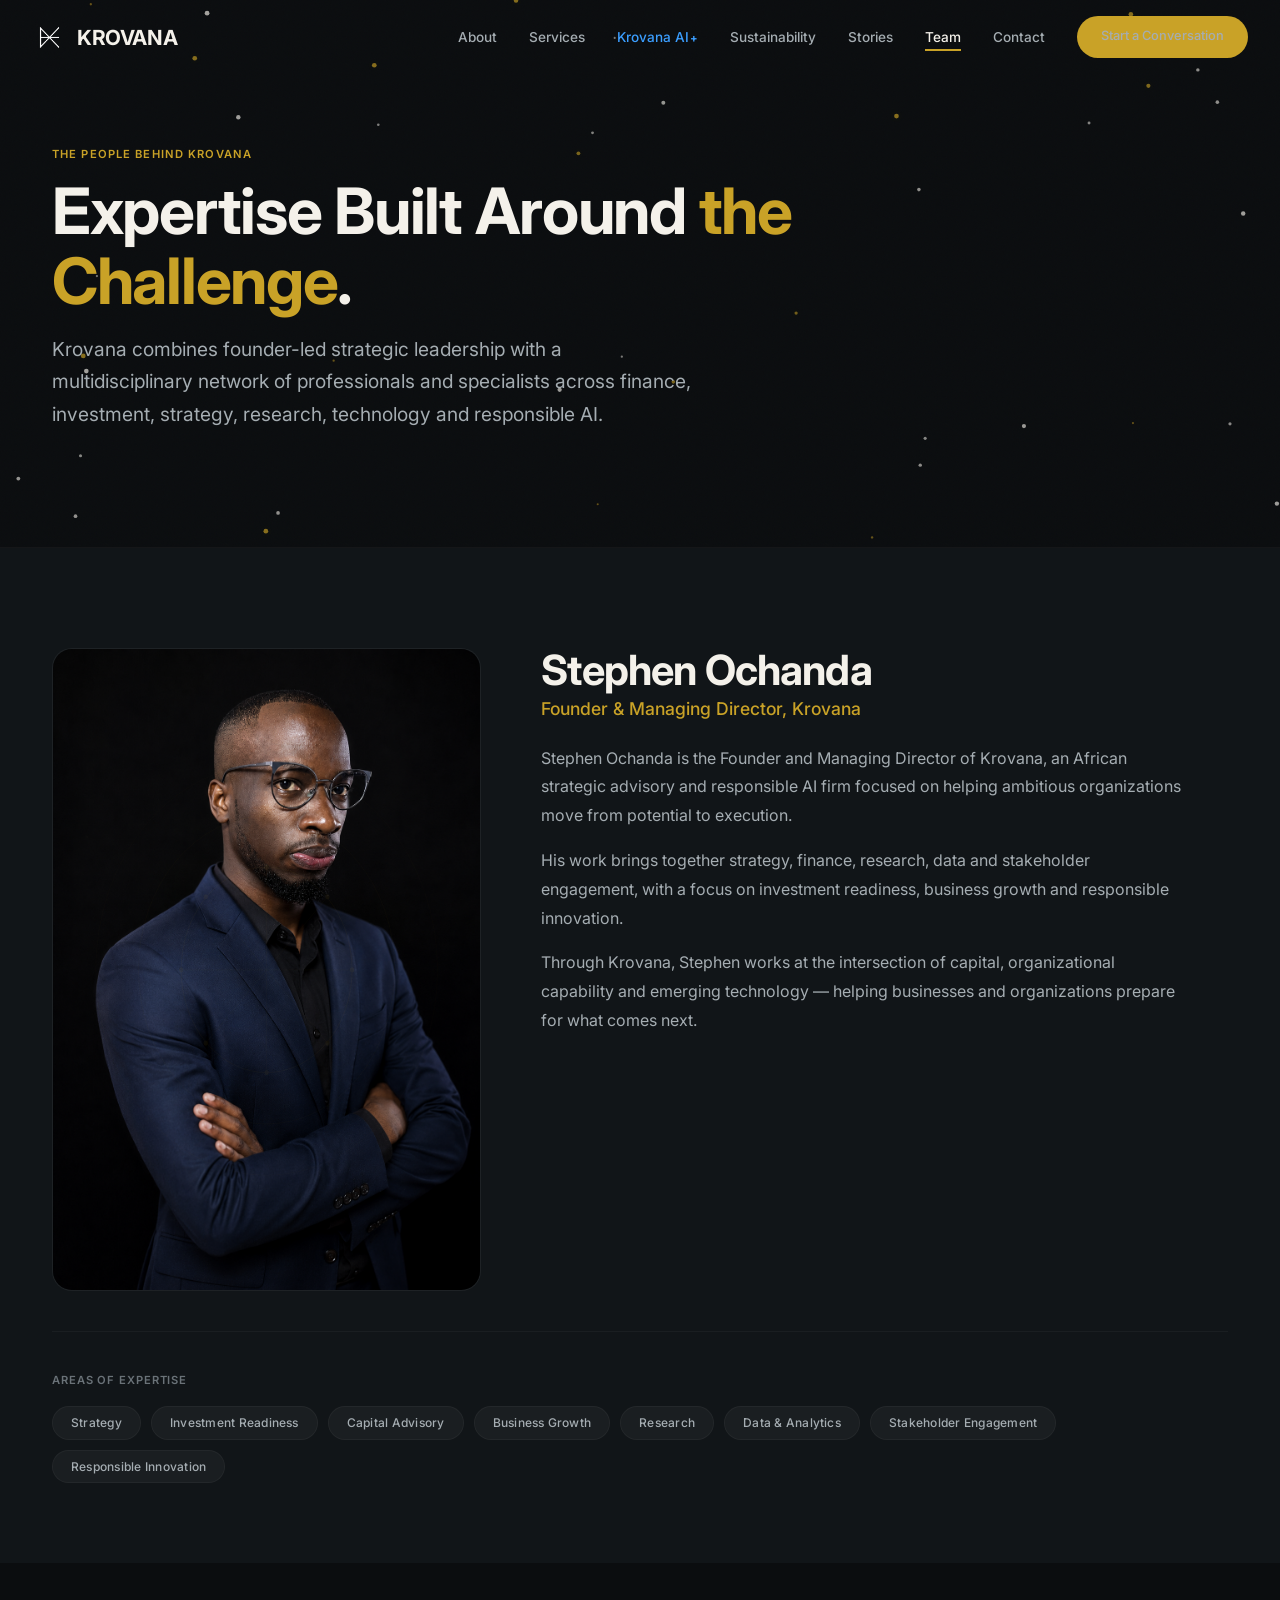
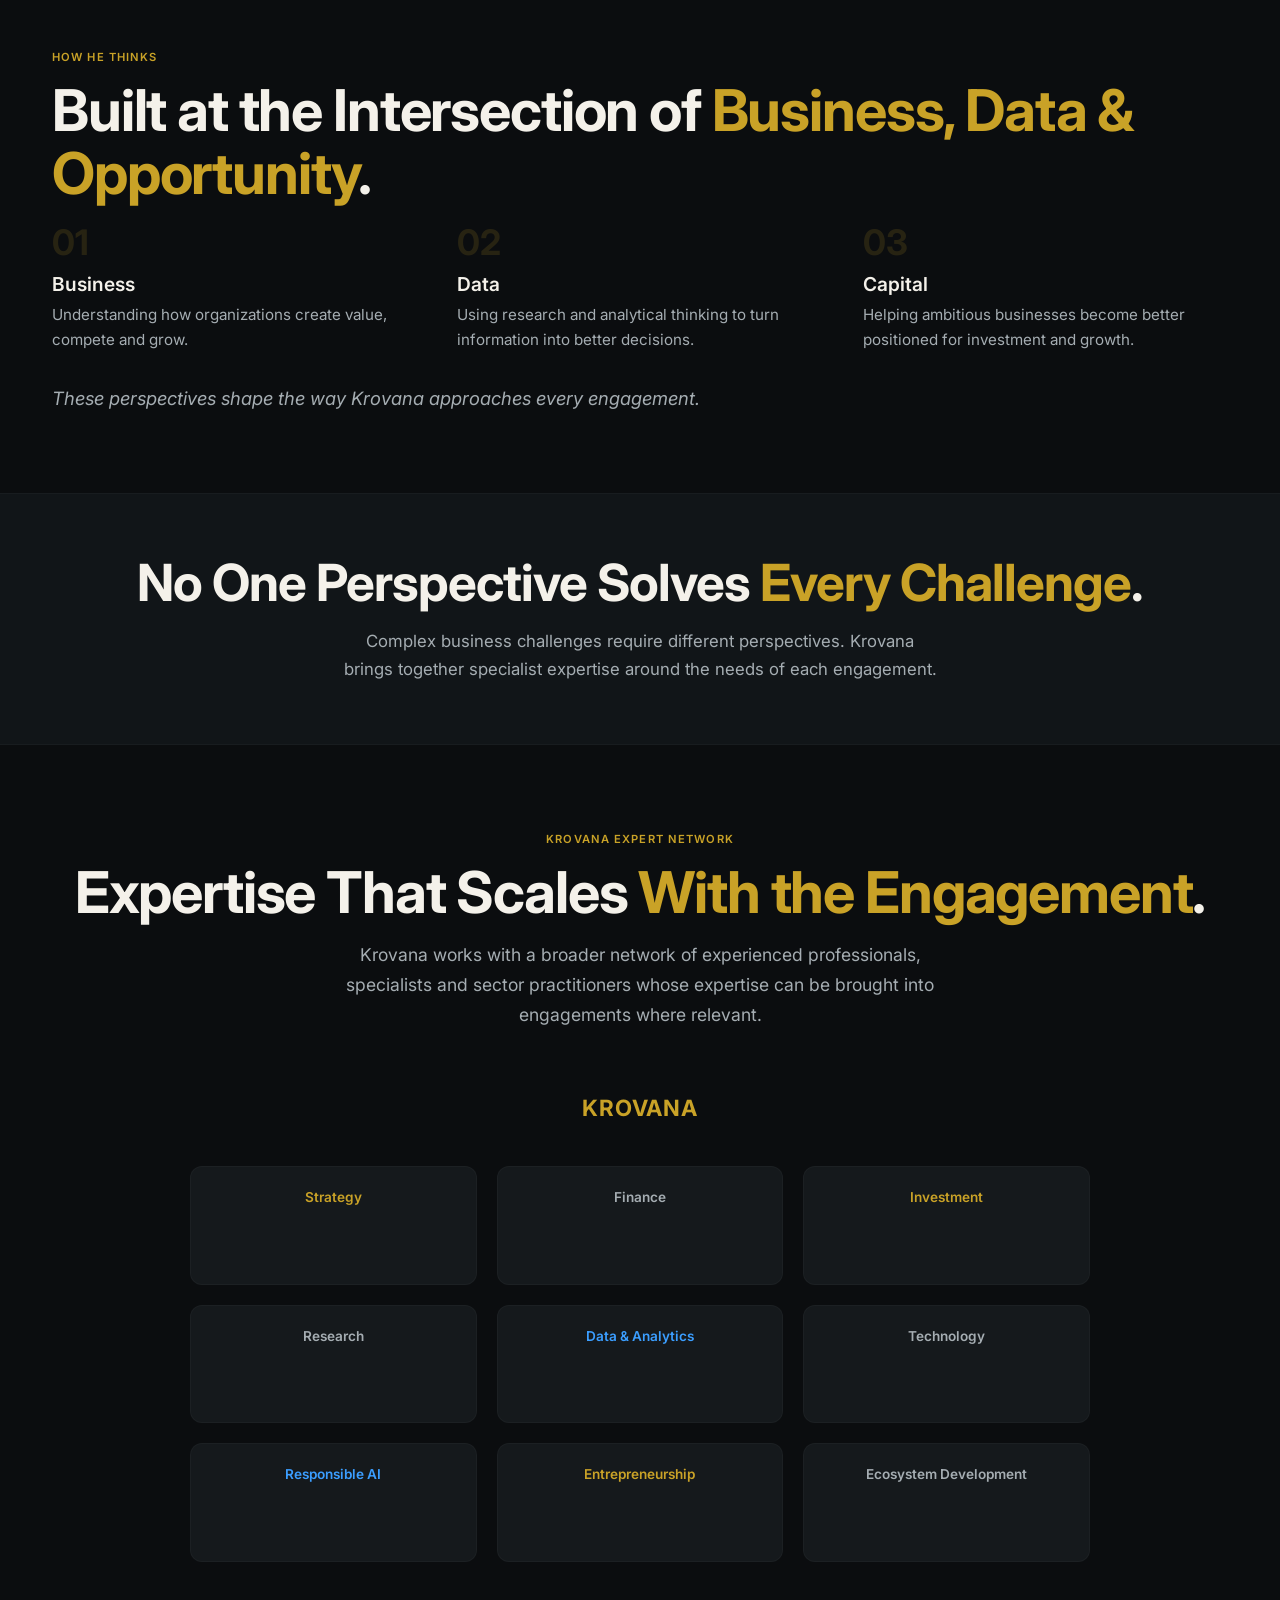
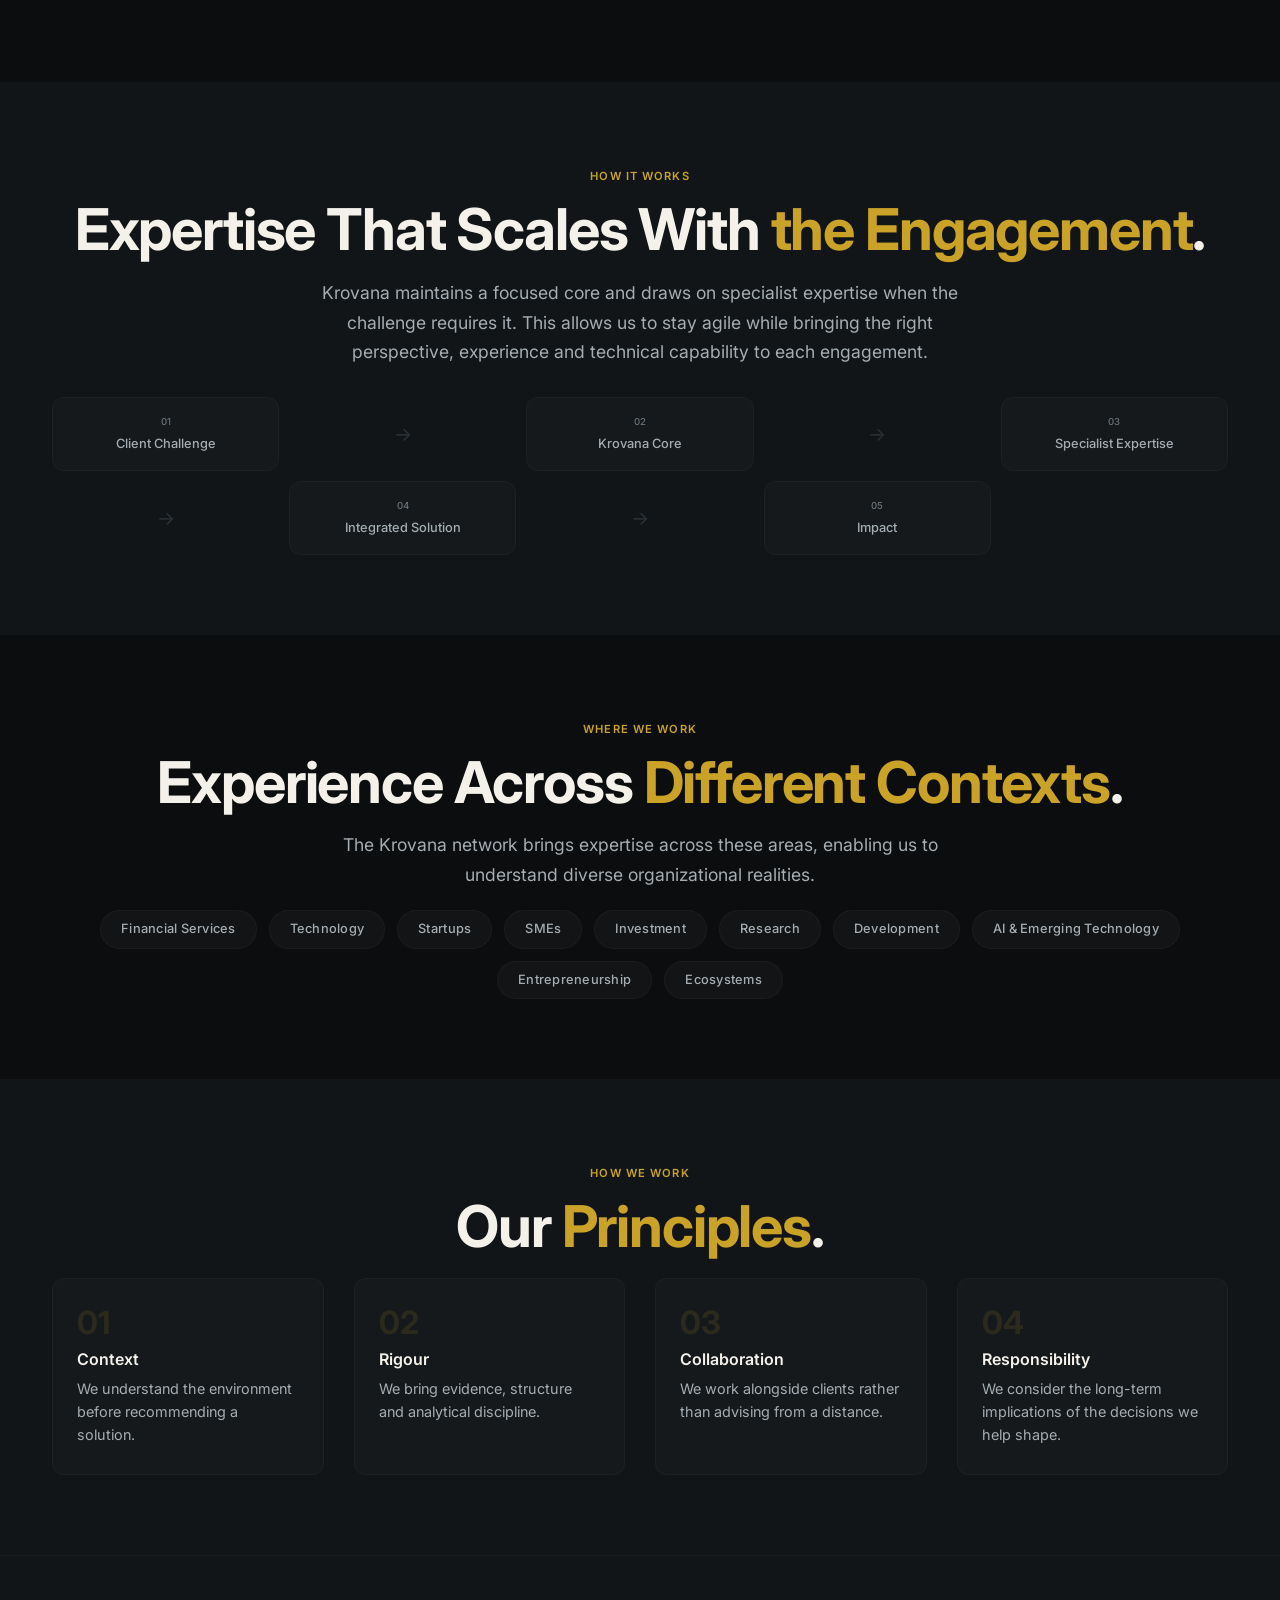
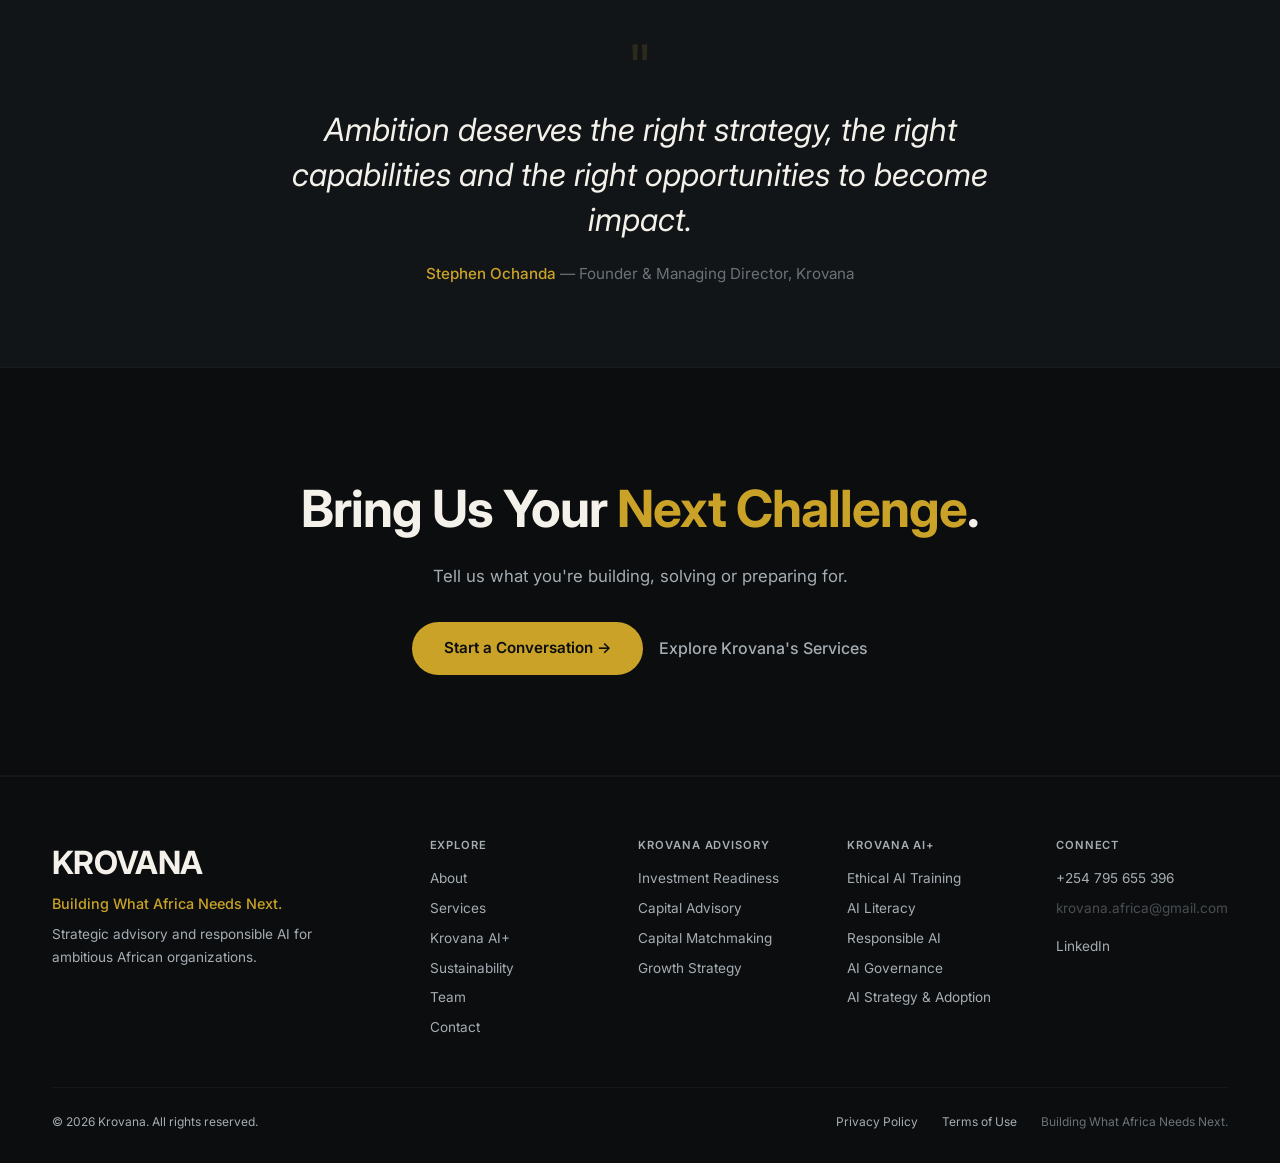
<file: team.html>
<!DOCTYPE html>
<html lang="en">
<head>
    <meta charset="UTF-8" />
    <meta name="viewport" content="width=device-width, initial-scale=1.0" />
    <title>Krovana Team | Expertise Built Around the Challenge</title>
    <meta name="description" content="Krovana combines founder-led strategic leadership with a multidisciplinary network of professionals and specialists across finance, investment, strategy, research, technology and responsible AI." />
    <link rel="preconnect" href="https://fonts.googleapis.com" />
    <link rel="preconnect" href="https://fonts.gstatic.com" crossorigin />
    <link href="https://fonts.googleapis.com/css2?family=Inter:opsz,wght@14..32,400;14..32,500;14..32,600;14..32,700;14..32,800&family=Playfair+Display:ital,wght@0,400;0,600;0,700;1,400&display=swap" rel="stylesheet" />
    <link rel="stylesheet" href="css/style.css" />
    <link rel="icon" type="image/png" href="favicon.png" />
    <style>
        /* ===== BASE ===== */
        * {
            margin: 0;
            padding: 0;
            box-sizing: border-box;
        }

        :root {
            --bg-primary: #0B0D0F;
            --bg-secondary: #111518;
            --bg-card: #15191C;
            --text-primary: #F4F1EA;
            --text-secondary: #A5ADB2;
            --text-muted: #6A7278;
            --gold: #C9A227;
            --gold-dim: rgba(201, 162, 39, 0.10);
            --cyan: #3B9EFF;
            --cyan-dim: rgba(59, 158, 255, 0.08);
            --font: 'Inter', -apple-system, BlinkMacSystemFont, sans-serif;
            --radius: 20px;
            --radius-sm: 12px;
            --transition: 0.4s cubic-bezier(0.25, 0.46, 0.45, 0.94);
            --shadow-card: 0 20px 60px -20px rgba(0, 0, 0, 0.6);
            --max-width: 1240px;
        }

        html {
            scroll-behavior: smooth;
        }

        body {
            font-family: var(--font);
            background: var(--bg-primary);
            color: var(--text-primary);
            line-height: 1.6;
            -webkit-font-smoothing: antialiased;
        }

        a {
            text-decoration: none;
            color: inherit;
        }

        ul {
            list-style: none;
        }

        .container {
            max-width: var(--max-width);
            margin: 0 auto;
            padding: 0 32px;
        }

        .section-padding {
            padding: 100px 0;
        }
        .section-padding-sm {
            padding: 80px 0;
        }
        .section-alt {
            background: var(--bg-secondary);
        }

        .section-label {
            font-size: 0.7rem;
            font-weight: 600;
            letter-spacing: 0.1em;
            text-transform: uppercase;
            color: var(--gold);
            margin-bottom: 12px;
            display: inline-block;
        }
        .section-label.cyan {
            color: var(--cyan);
        }

        .section-title {
            font-size: clamp(2.2rem, 4.5vw, 3.6rem);
            font-weight: 700;
            letter-spacing: -0.02em;
            line-height: 1.1;
            margin-bottom: 16px;
        }

        .section-sub {
            font-size: 1.1rem;
            color: var(--text-secondary);
            max-width: 640px;
            line-height: 1.7;
        }

        .text-center {
            text-align: center;
        }
        .mx-auto {
            margin-left: auto;
            margin-right: auto;
        }

        .gold {
            color: var(--gold);
        }
        .cyan {
            color: var(--cyan);
        }

        /* ----- BUTTONS ----- */
        .btn {
            display: inline-flex;
            align-items: center;
            gap: 10px;
            padding: 14px 32px;
            font-weight: 600;
            font-size: 0.95rem;
            border-radius: 60px;
            border: none;
            cursor: pointer;
            transition: var(--transition);
            text-decoration: none;
            background: transparent;
            color: var(--text-primary);
            font-family: var(--font);
        }

        .btn-primary {
            background: var(--gold);
            color: var(--bg-primary);
        }
        .btn-primary:hover {
            background: #dbb230;
            transform: translateY(-2px);
            box-shadow: 0 8px 30px rgba(201, 162, 39, 0.25);
        }

        .btn-outline {
            border: 1.5px solid rgba(255, 255, 255, 0.12);
            color: var(--text-primary);
        }
        .btn-outline:hover {
            border-color: var(--gold);
            color: var(--gold);
            transform: translateY(-2px);
        }

        .btn-ai {
            background: var(--cyan);
            color: var(--bg-primary);
        }
        .btn-ai:hover {
            background: #5aafff;
            transform: translateY(-2px);
            box-shadow: 0 8px 30px rgba(59, 158, 255, 0.20);
        }

        /* ----- NAVIGATION ----- */
        .navbar {
            position: fixed;
            top: 0;
            left: 0;
            width: 100%;
            padding: 16px 0;
            z-index: 1000;
            transition: background 0.35s, backdrop-filter 0.35s, border-color 0.35s;
            background: transparent;
            border-bottom: 1px solid transparent;
        }

        .navbar.scrolled {
            background: rgba(11, 13, 15, 0.88);
            backdrop-filter: blur(16px);
            border-bottom: 1px solid rgba(255, 255, 255, 0.04);
        }

        .nav-container {
            display: flex;
            align-items: center;
            justify-content: space-between;
            max-width: 1400px;
            margin: 0 auto;
            padding: 0 32px;
        }

        .logo {
            font-size: 1.3rem;
            font-weight: 700;
            letter-spacing: -0.02em;
            color: var(--text-primary);
            text-decoration: none;
            font-family: var(--font);
            cursor: pointer;
        }
        .logo:hover {
            color: var(--gold);
        }

        .nav-links {
            display: flex;
            align-items: center;
            gap: 32px;
            list-style: none;
        }

        .nav-links a {
            text-decoration: none;
            color: var(--text-secondary);
            font-size: 0.85rem;
            font-weight: 500;
            transition: 0.2s;
            cursor: pointer;
            border-bottom: 2px solid transparent;
            padding-bottom: 4px;
        }

        .nav-links a:hover,
        .nav-links a.active {
            color: var(--text-primary);
            border-bottom-color: var(--gold);
        }

        .nav-links a.ai-link {
            color: var(--cyan);
        }

        .nav-links a.ai-link:hover,
        .nav-links a.ai-link.active {
            color: #7abfff;
            border-bottom-color: var(--cyan);
        }

        .nav-links .plus {
            display: inline-block;
            font-weight: 700;
            font-size: 0.7rem;
            margin-left: 1px;
        }

        .nav-cta .btn {
            padding: 10px 24px;
            font-size: 0.8rem;
        }

        .hamburger {
            display: none;
            flex-direction: column;
            gap: 5px;
            background: none;
            border: none;
            cursor: pointer;
            padding: 4px;
            z-index: 1001;
        }

        .hamburger .bar {
            width: 24px;
            height: 2px;
            background: var(--text-primary);
            transition: var(--transition);
            border-radius: 2px;
        }

        .hamburger.open .bar:nth-child(1) {
            transform: rotate(45deg) translate(5px, 5px);
        }
        .hamburger.open .bar:nth-child(2) {
            opacity: 0;
        }
        .hamburger.open .bar:nth-child(3) {
            transform: rotate(-45deg) translate(5px, -5px);
        }

        @media (max-width: 1024px) {
            .nav-links {
                gap: 20px;
            }
        }

        @media (max-width: 900px) {
            .nav-links {
                position: fixed;
                top: 0;
                left: -100%;
                width: 100%;
                height: 100vh;
                background: var(--bg-primary);
                flex-direction: column;
                justify-content: center;
                align-items: center;
                gap: 32px;
                transition: 0.4s;
                padding: 40px;
                z-index: 999;
            }
            .nav-links.open {
                left: 0;
            }
            .nav-links a {
                font-size: 1.2rem;
            }
            .nav-cta {
                display: none;
            }
            .hamburger {
                display: flex;
            }
        }

        /* ----- HERO ----- */
        .page-hero {
            padding: 140px 0 80px;
            border-bottom: 1px solid rgba(255, 255, 255, 0.04);
            position: relative;
            overflow: hidden;
        }

        .page-hero h1 {
            font-size: clamp(2.8rem, 5vw, 4.2rem);
            font-weight: 700;
            letter-spacing: -0.02em;
            line-height: 1.1;
            margin-bottom: 16px;
            max-width: 900px;
        }

        .page-hero .hero-desc {
            font-size: 1.2rem;
            color: var(--text-secondary);
            max-width: 640px;
            line-height: 1.7;
        }

        /* Network Canvas for Hero */
        #hero-network {
            position: absolute;
            inset: 0;
            width: 100%;
            height: 100%;
            z-index: 1;
            pointer-events: none;
        }

        .hero-content {
            position: relative;
            z-index: 2;
        }

        /* ----- FOUNDER PROFILE ----- */
        .founder-profile {
            display: grid;
            grid-template-columns: 1fr 1.6fr;
            gap: 60px;
            align-items: start;
            margin-top: 20px;
        }

        .founder-image-wrapper {
            position: relative;
        }

        .founder-image {
            width: 100%;
            aspect-ratio: 1/1.5;
            border-radius: var(--radius);
            background: var(--bg-card);
            border: 1px solid rgba(255, 255, 255, 0.04);
            overflow: hidden;
            display: flex;
            align-items: center;
            justify-content: center;
            position: relative;
        }

        .founder-image img {
            width: 100%;
            height: 100%;
            object-fit: contain;
            display: block;
        }

        .founder-image .network-overlay {
            position: absolute;
            inset: 0;
            pointer-events: none;
            opacity: 0.06;
        }

        .founder-info .founder-name {
            font-size: 2.6rem;
            font-weight: 700;
            letter-spacing: -0.02em;
            line-height: 1.1;
            margin-bottom: 2px;
        }

        .founder-info .founder-title {
            font-size: 1.1rem;
            color: var(--gold);
            font-weight: 500;
            margin-bottom: 20px;
        }

        .founder-info p {
            color: var(--text-secondary);
            font-size: 1rem;
            line-height: 1.8;
            margin-bottom: 16px;
            max-width: 640px;
        }

        .founder-info p:last-of-type {
            margin-bottom: 0;
        }

        @media (max-width: 900px) {
            .founder-profile {
                grid-template-columns: 1fr;
                gap: 30px;
            }
            .founder-image {
                max-width: 400px;
                margin: 0 auto;
            }
        }

        /* ----- EXPERTISE STRIP ----- */
        .expertise-strip {
            margin-top: 40px;
            padding-top: 40px;
            border-top: 1px solid rgba(255, 255, 255, 0.04);
        }

        .expertise-strip .strip-label {
            font-size: 0.7rem;
            font-weight: 600;
            letter-spacing: 0.08em;
            text-transform: uppercase;
            color: var(--text-muted);
            margin-bottom: 16px;
            display: block;
        }

        .expertise-strip .tags {
            display: flex;
            flex-wrap: wrap;
            gap: 10px;
        }

        .expertise-strip .tags span {
            background: rgba(255, 255, 255, 0.04);
            padding: 6px 18px;
            border-radius: 60px;
            font-size: 0.75rem;
            font-weight: 500;
            color: var(--text-secondary);
            border: 1px solid rgba(255, 255, 255, 0.04);
            letter-spacing: 0.02em;
            transition: var(--transition);
        }

        .expertise-strip .tags span:hover {
            border-color: var(--gold);
            color: var(--text-primary);
        }

        /* ----- FOUNDER JOURNEY ----- */
        .journey-grid {
            display: grid;
            grid-template-columns: repeat(3, 1fr);
            gap: 40px;
            margin-top: 20px;
        }

        .journey-item .num {
            font-size: 2.2rem;
            font-weight: 700;
            color: var(--gold);
            opacity: 0.15;
            line-height: 1;
            margin-bottom: 8px;
            display: block;
        }

        .journey-item h4 {
            font-size: 1.2rem;
            font-weight: 600;
            margin-bottom: 4px;
        }

        .journey-item p {
            color: var(--text-secondary);
            font-size: 0.95rem;
            line-height: 1.6;
        }

        .journey-closing {
            margin-top: 32px;
            font-size: 1.15rem;
            color: var(--text-secondary);
            font-style: italic;
            max-width: 700px;
        }

        @media (max-width: 768px) {
            .journey-grid {
                grid-template-columns: 1fr;
                gap: 30px;
            }
        }

        /* ----- TRANSITION ----- */
        .transition-section {
            text-align: center;
            padding: 60px 0;
            border-top: 1px solid rgba(255, 255, 255, 0.03);
            border-bottom: 1px solid rgba(255, 255, 255, 0.03);
        }

        .transition-section h2 {
            font-size: clamp(2.4rem, 4vw, 3.6rem);
            font-weight: 700;
            letter-spacing: -0.02em;
            line-height: 1.1;
            margin-bottom: 16px;
        }

        .transition-section p {
            color: var(--text-secondary);
            max-width: 600px;
            margin: 0 auto;
            font-size: 1.05rem;
            line-height: 1.7;
        }

        /* ----- NETWORK VISUALIZATION ----- */
        .network-visualization {
            position: relative;
            padding: 40px 0;
            min-height: 400px;
        }

        .network-center {
            text-align: center;
            font-size: 1.4rem;
            font-weight: 700;
            color: var(--gold);
            padding: 20px 0 40px;
            letter-spacing: 0.04em;
        }

        .network-grid {
            display: grid;
            grid-template-columns: repeat(3, 1fr);
            gap: 20px;
            max-width: 900px;
            margin: 0 auto;
        }

        .network-node {
            background: var(--bg-card);
            border-radius: var(--radius-sm);
            padding: 20px 16px;
            text-align: center;
            border: 1px solid rgba(255, 255, 255, 0.03);
            transition: var(--transition);
            cursor: default;
            position: relative;
        }

        .network-node:hover {
            border-color: rgba(255, 255, 255, 0.10);
            transform: translateY(-4px);
            box-shadow: var(--shadow-card);
        }

        .network-node .node-label {
            font-size: 0.85rem;
            font-weight: 600;
            color: var(--text-secondary);
            display: block;
            margin-bottom: 4px;
            transition: var(--transition);
        }

        .network-node:hover .node-label {
            color: var(--text-primary);
        }

        .network-node .node-desc {
            font-size: 0.75rem;
            color: var(--text-muted);
            line-height: 1.4;
            opacity: 0;
            max-height: 0;
            overflow: hidden;
            transition: opacity 0.3s ease, max-height 0.3s ease;
        }

        .network-node:hover .node-desc {
            opacity: 1;
            max-height: 100px;
        }

        .network-node.gold-node .node-label {
            color: var(--gold);
        }

        .network-node.cyan-node .node-label {
            color: var(--cyan);
        }

        @media (max-width: 768px) {
            .network-grid {
                grid-template-columns: 1fr 1fr;
                gap: 14px;
            }
        }

        @media (max-width: 480px) {
            .network-grid {
                grid-template-columns: 1fr;
            }
        }

        /* ----- HOW NETWORK WORKS ----- */
        .network-process {
            display: grid;
            grid-template-columns: repeat(5, 1fr);
            gap: 10px;
            align-items: center;
            margin-top: 30px;
        }

        .network-process .step {
            text-align: center;
            padding: 16px 12px;
            background: var(--bg-card);
            border-radius: var(--radius-sm);
            border: 1px solid rgba(255, 255, 255, 0.03);
            font-size: 0.8rem;
            font-weight: 500;
            color: var(--text-secondary);
            transition: var(--transition);
        }

        .network-process .step:hover {
            border-color: rgba(255, 255, 255, 0.08);
            color: var(--text-primary);
        }

        .network-process .step .num {
            display: block;
            font-size: 0.6rem;
            color: var(--text-muted);
            margin-bottom: 4px;
        }

        .network-process .arrow {
            text-align: center;
            color: var(--text-muted);
            font-size: 1.2rem;
            opacity: 0.3;
        }

        @media (max-width: 768px) {
            .network-process {
                grid-template-columns: 1fr;
                gap: 6px;
            }
            .network-process .arrow {
                display: none;
            }
            .network-process .step {
                padding: 12px;
            }
        }

        /* ----- SECTORS ----- */
        .sectors-grid {
            display: flex;
            flex-wrap: wrap;
            gap: 12px;
            justify-content: center;
            margin-top: 20px;
        }

        .sectors-grid span {
            background: rgba(255, 255, 255, 0.03);
            padding: 8px 20px;
            border-radius: 60px;
            font-size: 0.8rem;
            font-weight: 500;
            color: var(--text-secondary);
            border: 1px solid rgba(255, 255, 255, 0.03);
            transition: var(--transition);
            letter-spacing: 0.02em;
        }

        .sectors-grid span:hover {
            border-color: var(--gold);
            color: var(--text-primary);
        }

        /* ----- PRINCIPLES ----- */
        .principles-grid {
            display: grid;
            grid-template-columns: repeat(4, 1fr);
            gap: 30px;
            margin-top: 20px;
        }

        .principle-item {
            background: var(--bg-card);
            border-radius: var(--radius-sm);
            padding: 28px 24px;
            border: 1px solid rgba(255, 255, 255, 0.03);
            transition: var(--transition);
        }

        .principle-item:hover {
            border-color: rgba(255, 255, 255, 0.08);
        }

        .principle-item .num {
            font-size: 2rem;
            font-weight: 700;
            color: var(--gold);
            opacity: 0.12;
            display: block;
            line-height: 1;
            margin-bottom: 8px;
        }

        .principle-item h4 {
            font-size: 1rem;
            font-weight: 600;
            margin-bottom: 4px;
        }

        .principle-item p {
            color: var(--text-secondary);
            font-size: 0.9rem;
            line-height: 1.6;
        }

        @media (max-width: 900px) {
            .principles-grid {
                grid-template-columns: 1fr 1fr;
            }
        }

        @media (max-width: 480px) {
            .principles-grid {
                grid-template-columns: 1fr;
            }
        }

        /* ----- QUOTE ----- */
        .quote-section {
            text-align: center;
            padding: 80px 0;
            background: var(--bg-secondary);
            border-top: 1px solid rgba(255, 255, 255, 0.03);
            border-bottom: 1px solid rgba(255, 255, 255, 0.03);
        }

        .quote-section .quote-mark {
            font-size: 4rem;
            color: var(--gold);
            opacity: 0.15;
            line-height: 1;
            display: block;
            margin-bottom: 8px;
        }

        .quote-section blockquote {
            font-size: clamp(1.6rem, 2.5vw, 2.2rem);
            font-weight: 400;
            line-height: 1.4;
            max-width: 700px;
            margin: 0 auto 20px;
            font-style: italic;
            color: var(--text-primary);
        }

        .quote-section .attribution {
            font-size: 0.95rem;
            color: var(--text-secondary);
        }

        .quote-section .attribution .name {
            color: var(--gold);
            font-weight: 500;
        }

        /* ----- CTA ----- */
        .cta-final {
            text-align: center;
            padding: 100px 0;
            border-bottom: 1px solid rgba(255, 255, 255, 0.03);
        }

        .cta-final h2 {
            font-size: clamp(2.4rem, 4vw, 3.6rem);
            font-weight: 700;
            letter-spacing: -0.02em;
            margin-bottom: 12px;
        }

        .cta-final p {
            color: var(--text-secondary);
            font-size: 1.05rem;
            margin-bottom: 32px;
            max-width: 500px;
            margin-left: auto;
            margin-right: auto;
            line-height: 1.7;
        }

        .cta-final .actions {
            display: flex;
            justify-content: center;
            gap: 16px;
            flex-wrap: wrap;
        }

        .cta-final .secondary-link {
            color: var(--text-secondary);
            font-weight: 500;
            transition: var(--transition);
            display: inline-flex;
            align-items: center;
            gap: 6px;
        }

        .cta-final .secondary-link:hover {
            color: var(--text-primary);
        }

        /* ----- FOOTER ----- */
        .footer-premium {
            padding: 60px 0 32px;
            border-top: 1px solid rgba(255, 255, 255, 0.04);
        }

        .footer-premium .footer-top {
            display: grid;
            grid-template-columns: 2fr 1fr 1fr 1fr 1fr;
            gap: 40px;
            margin-bottom: 40px;
        }

        .footer-brand-large .logo-large {
            font-size: 2rem;
            font-weight: 700;
            letter-spacing: -0.02em;
            color: var(--text-primary);
            display: block;
            margin-bottom: 4px;
            text-decoration: none;
            font-family: var(--font);
        }

        .footer-brand-large .logo-large:hover {
            color: var(--gold);
        }

        .footer-brand-large .tagline {
            color: var(--gold);
            font-size: 0.9rem;
            font-weight: 500;
            margin-bottom: 8px;
        }

        .footer-brand-large .desc {
            color: var(--text-secondary);
            font-size: 0.85rem;
            max-width: 280px;
            line-height: 1.7;
        }

        .footer-col h4 {
            font-size: 0.7rem;
            font-weight: 600;
            text-transform: uppercase;
            letter-spacing: 0.08em;
            color: var(--text-secondary);
            margin-bottom: 14px;
        }

        .footer-col a {
            display: block;
            color: var(--text-secondary);
            font-size: 0.85rem;
            margin-bottom: 8px;
            transition: 0.2s;
            text-decoration: none;
            cursor: pointer;
        }

        .footer-col a:hover {
            color: var(--text-primary);
        }

        .footer-divider {
            border: none;
            height: 1px;
            background: rgba(255, 255, 255, 0.04);
            margin: 0 0 24px 0;
        }

        .footer-bottom {
            display: flex;
            justify-content: space-between;
            font-size: 0.75rem;
            color: var(--text-secondary);
        }

        .footer-bottom-links {
            display: flex;
            gap: 24px;
        }

        .footer-bottom-links a {
            color: var(--text-secondary);
            text-decoration: none;
            transition: 0.2s;
        }

        .footer-bottom-links a:hover {
            color: var(--text-primary);
        }

        @media (max-width: 1024px) {
            .footer-premium .footer-top {
                grid-template-columns: 1fr 1fr 1fr;
            }
        }

        @media (max-width: 768px) {
            .footer-premium .footer-top {
                grid-template-columns: 1fr 1fr;
                gap: 30px;
            }
            .footer-bottom {
                flex-direction: column;
                gap: 8px;
                text-align: center;
            }
        }

        @media (max-width: 480px) {
            .footer-premium .footer-top {
                grid-template-columns: 1fr;
                gap: 24px;
            }
        }

        /* ----- REVEAL ----- */
        .reveal {
            opacity: 0;
            transform: translateY(30px);
            transition: opacity 0.8s ease, transform 0.8s ease;
        }

        .reveal.visible {
            opacity: 1;
            transform: translateY(0);
        }

        @media (prefers-reduced-motion: reduce) {
            .reveal {
                opacity: 1 !important;
                transform: none !important;
            }
        }

        /* ----- ACCESSIBILITY ----- */
        :focus-visible {
            outline: 2px solid var(--gold);
            outline-offset: 2px;
        }

        @media (max-width: 640px) {
            .container {
                padding: 0 20px;
            }
            .section-padding {
                padding: 60px 0;
            }
            .section-padding-sm {
                padding: 50px 0;
            }
            .page-hero {
                padding: 120px 0 60px;
            }
            .page-hero h1 {
                font-size: 2rem;
            }
            .founder-info .founder-name {
                font-size: 2rem;
            }
            .cta-final {
                padding: 60px 0;
            }
            .quote-section {
                padding: 60px 0;
            }
        }

        /* Grain overlay for hero */
        .page-hero::after {
            content: '';
            position: absolute;
            inset: 0;
            z-index: 0;
            pointer-events: none;
            opacity: 0.12;
            background-image: url("data:image/svg+xml,%3Csvg viewBox='0 0 256 256' xmlns='http://www.w3.org/2000/svg'%3E%3Cfilter id='n'%3E%3CfeTurbulence type='fractalNoise' baseFrequency='0.85' numOctaves='4' stitchTiles='stitch'/%3E%3C/filter%3E%3Crect width='100%25' height='100%25' filter='url(%23n)' opacity='1'/%3E%3C/svg%3E");
            background-repeat: repeat;
            background-size: 120px;
            mix-blend-mode: soft-light;
        }
    </style>
</head>
<body>

    <!-- ========== NAVIGATION ========== -->
    <nav class="navbar" id="navbar" role="navigation" aria-label="Main navigation">
        <div class="nav-container">
            <a href="/" class="logo" style="display: flex; align-items: center; gap: 10px;">
                <img src="Krovana-logo.png" alt="Krovana" style="height: 35px; width: auto; display: block;">
                KROVANA
            </a>
            <ul class="nav-links" id="navLinks">
                <li><a href="/about">About</a></li>
                <li><a href="/services">Services</a></li>
                <li><a href="/krovana-ai" class="ai-link">Krovana AI<span class="plus">+</span></a></li>
                <li><a href="/sustainability">Sustainability</a></li>
                <li><a href="/stories">Stories</a></li>
                <li><a href="/team" class="active">Team</a></li>
                <li><a href="/contact">Contact</a></li>
                <li class="nav-cta"><a href="/contact" class="btn btn-primary">Start a Conversation</a></li>
            </ul>
            <button class="hamburger" id="hamburger" aria-label="Toggle menu">
                <span class="bar"></span>
                <span class="bar"></span>
                <span class="bar"></span>
            </button>
        </div>
    </nav>

    <!-- ========== HERO ========== -->
    <section class="page-hero">
        <canvas id="hero-network" aria-hidden="true"></canvas>
        <div class="container hero-content">
            <span class="section-label">The People Behind Krovana</span>
            <h1>Expertise Built Around <span class="gold">the Challenge</span>.</h1>
            <p class="hero-desc">
                Krovana combines founder-led strategic leadership with a multidisciplinary network of professionals and specialists across finance, investment, strategy, research, technology and responsible AI.
            </p>
        </div>
    </section>

    <!-- ========== FOUNDER PROFILE ========== -->
    <section class="section-padding-sm section-alt">
        <div class="container">
            <div class="founder-profile reveal">
                <div class="founder-image-wrapper">
                    <div class="founder-image">
                        <img src="stephen-ochanda.jpg" alt="Stephen Ochanda - Founder & Managing Director" />
                        <div class="network-overlay">
                            <svg width="100%" height="100%" viewBox="0 0 400 500" preserveAspectRatio="none">
                                <circle cx="200" cy="250" r="80" fill="none" stroke="var(--gold)" stroke-width="0.5"/>
                                <circle cx="200" cy="250" r="120" fill="none" stroke="var(--gold)" stroke-width="0.3"/>
                                <circle cx="200" cy="250" r="160" fill="none" stroke="var(--gold)" stroke-width="0.2"/>
                                <line x1="120" y1="250" x2="280" y2="250" stroke="var(--gold)" stroke-width="0.3"/>
                                <line x1="200" y1="170" x2="200" y2="330" stroke="var(--gold)" stroke-width="0.3"/>
                                <line x1="143" y1="193" x2="257" y2="307" stroke="var(--gold)" stroke-width="0.3"/>
                                <line x1="143" y1="307" x2="257" y2="193" stroke="var(--gold)" stroke-width="0.3"/>
                                <circle cx="120" cy="250" r="2" fill="var(--gold)"/>
                                <circle cx="280" cy="250" r="2" fill="var(--gold)"/>
                                <circle cx="200" cy="170" r="2" fill="var(--gold)"/>
                                <circle cx="200" cy="330" r="2" fill="var(--gold)"/>
                                <circle cx="143" cy="193" r="2" fill="var(--gold)"/>
                                <circle cx="257" cy="307" r="2" fill="var(--gold)"/>
                                <circle cx="143" cy="307" r="2" fill="var(--gold)"/>
                                <circle cx="257" cy="193" r="2" fill="var(--gold)"/>
                            </svg>
                        </div>
                    </div>
                </div>

                <div class="founder-info">
                    <div class="founder-name">Stephen Ochanda</div>
                    <div class="founder-title">Founder &amp; Managing Director, Krovana</div>
                    <p>
                        Stephen Ochanda is the Founder and Managing Director of Krovana, an African strategic advisory and responsible AI firm focused on helping ambitious organizations move from potential to execution.
                    </p>
                    <p>
                        His work brings together strategy, finance, research, data and stakeholder engagement, with a focus on investment readiness, business growth and responsible innovation.
                    </p>
                    <p>
                        Through Krovana, Stephen works at the intersection of capital, organizational capability and emerging technology — helping businesses and organizations prepare for what comes next.
                    </p>
                </div>
            </div>

            <!-- Expertise Strip -->
            <div class="expertise-strip reveal">
                <span class="strip-label">Areas of Expertise</span>
                <div class="tags">
                    <span>Strategy</span>
                    <span>Investment Readiness</span>
                    <span>Capital Advisory</span>
                    <span>Business Growth</span>
                    <span>Research</span>
                    <span>Data &amp; Analytics</span>
                    <span>Stakeholder Engagement</span>
                    <span>Responsible Innovation</span>
                </div>
            </div>
        </div>
    </section>

    <!-- ========== FOUNDER JOURNEY ========== -->
    <section class="section-padding-sm">
        <div class="container">
            <div class="reveal">
                <span class="section-label">How He Thinks</span>
                <h2 class="section-title">Built at the Intersection of <span class="gold">Business, Data &amp; Opportunity</span>.</h2>

                <div class="journey-grid">
                    <div class="journey-item">
                        <span class="num">01</span>
                        <h4>Business</h4>
                        <p>Understanding how organizations create value, compete and grow.</p>
                    </div>
                    <div class="journey-item">
                        <span class="num">02</span>
                        <h4>Data</h4>
                        <p>Using research and analytical thinking to turn information into better decisions.</p>
                    </div>
                    <div class="journey-item">
                        <span class="num">03</span>
                        <h4>Capital</h4>
                        <p>Helping ambitious businesses become better positioned for investment and growth.</p>
                    </div>
                </div>

                <div class="journey-closing">
                    These perspectives shape the way Krovana approaches every engagement.
                </div>
            </div>
        </div>
    </section>

    <!-- ========== TRANSITION ========== -->
    <section class="transition-section section-alt">
        <div class="container reveal">
            <h2>No One Perspective Solves <span class="gold">Every Challenge</span>.</h2>
            <p>Complex business challenges require different perspectives. Krovana brings together specialist expertise around the needs of each engagement.</p>
        </div>
    </section>

    <!-- ========== EXPERT NETWORK ========== -->
    <section class="section-padding-sm">
        <div class="container">
            <div class="text-center reveal">
                <span class="section-label">Krovana Expert Network</span>
                <h2 class="section-title">Expertise That Scales <span class="gold">With the Engagement</span>.</h2>
                <p class="section-sub mx-auto">
                    Krovana works with a broader network of experienced professionals, specialists and sector practitioners whose expertise can be brought into engagements where relevant.
                </p>
            </div>

            <div class="network-visualization reveal">
                <div class="network-center">KROVANA</div>
                <div class="network-grid">
                    <div class="network-node gold-node">
                        <span class="node-label">Strategy</span>
                        <span class="node-desc">Business models, growth and organizational direction.</span>
                    </div>
                    <div class="network-node">
                        <span class="node-label">Finance</span>
                        <span class="node-desc">Financial analysis, modelling and decision support.</span>
                    </div>
                    <div class="network-node gold-node">
                        <span class="node-label">Investment</span>
                        <span class="node-desc">Investment readiness, capital strategy and investor engagement.</span>
                    </div>
                    <div class="network-node">
                        <span class="node-label">Research</span>
                        <span class="node-desc">Market intelligence, sector research and evidence.</span>
                    </div>
                    <div class="network-node cyan-node">
                        <span class="node-label">Data &amp; Analytics</span>
                        <span class="node-desc">Data-driven insight and business intelligence.</span>
                    </div>
                    <div class="network-node">
                        <span class="node-label">Technology</span>
                        <span class="node-desc">Technology-enabled business transformation.</span>
                    </div>
                    <div class="network-node cyan-node">
                        <span class="node-label">Responsible AI</span>
                        <span class="node-desc">AI literacy, ethics, governance and responsible adoption.</span>
                    </div>
                    <div class="network-node gold-node">
                        <span class="node-label">Entrepreneurship</span>
                        <span class="node-desc">Founder realities, innovation and venture growth.</span>
                    </div>
                    <div class="network-node">
                        <span class="node-label">Ecosystem Development</span>
                        <span class="node-desc">Partnerships, entrepreneurship ecosystems and institutional collaboration.</span>
                    </div>
                </div>
            </div>
        </div>
    </section>

    <!-- ========== HOW NETWORK WORKS ========== -->
    <section class="section-padding-sm section-alt">
        <div class="container">
            <div class="text-center reveal">
                <span class="section-label">How It Works</span>
                <h2 class="section-title">Expertise That Scales With <span class="gold">the Engagement</span>.</h2>
                <p class="section-sub mx-auto">
                    Krovana maintains a focused core and draws on specialist expertise when the challenge requires it. This allows us to stay agile while bringing the right perspective, experience and technical capability to each engagement.
                </p>
            </div>

            <div class="network-process reveal">
                <div class="step">
                    <span class="num">01</span>
                    Client Challenge
                </div>
                <div class="arrow">→</div>
                <div class="step">
                    <span class="num">02</span>
                    Krovana Core
                </div>
                <div class="arrow">→</div>
                <div class="step">
                    <span class="num">03</span>
                    Specialist Expertise
                </div>
                <div class="arrow">→</div>
                <div class="step">
                    <span class="num">04</span>
                    Integrated Solution
                </div>
                <div class="arrow">→</div>
                <div class="step">
                    <span class="num">05</span>
                    Impact
                </div>
            </div>
        </div>
    </section>

    <!-- ========== SECTORS ========== -->
    <section class="section-padding-sm">
        <div class="container">
            <div class="text-center reveal">
                <span class="section-label">Where We Work</span>
                <h2 class="section-title">Experience Across <span class="gold">Different Contexts</span>.</h2>
                <p class="section-sub mx-auto" style="max-width: 600px;">
                    The Krovana network brings expertise across these areas, enabling us to understand diverse organizational realities.
                </p>
            </div>

            <div class="sectors-grid reveal">
                <span>Financial Services</span>
                <span>Technology</span>
                <span>Startups</span>
                <span>SMEs</span>
                <span>Investment</span>
                <span>Research</span>
                <span>Development</span>
                <span>AI &amp; Emerging Technology</span>
                <span>Entrepreneurship</span>
                <span>Ecosystems</span>
            </div>
        </div>
    </section>

    <!-- ========== PRINCIPLES ========== -->
    <section class="section-padding-sm section-alt">
        <div class="container">
            <div class="text-center reveal">
                <span class="section-label">How We Work</span>
                <h2 class="section-title">Our <span class="gold">Principles</span>.</h2>
            </div>

            <div class="principles-grid reveal">
                <div class="principle-item">
                    <span class="num">01</span>
                    <h4>Context</h4>
                    <p>We understand the environment before recommending a solution.</p>
                </div>
                <div class="principle-item">
                    <span class="num">02</span>
                    <h4>Rigour</h4>
                    <p>We bring evidence, structure and analytical discipline.</p>
                </div>
                <div class="principle-item">
                    <span class="num">03</span>
                    <h4>Collaboration</h4>
                    <p>We work alongside clients rather than advising from a distance.</p>
                </div>
                <div class="principle-item">
                    <span class="num">04</span>
                    <h4>Responsibility</h4>
                    <p>We consider the long-term implications of the decisions we help shape.</p>
                </div>
            </div>
        </div>
    </section>

    <!-- ========== FOUNDER QUOTE ========== -->
    <section class="quote-section">
        <div class="container reveal">
            <span class="quote-mark">"</span>
            <blockquote>
                Ambition deserves the right strategy, the right capabilities and the right opportunities to become impact.
            </blockquote>
            <div class="attribution">
                <span class="name">Stephen Ochanda</span>
                <span style="color: var(--text-muted);"> — Founder &amp; Managing Director, Krovana</span>
            </div>
        </div>
    </section>

    <!-- ========== FINAL CTA ========== -->
    <section class="cta-final">
        <div class="container reveal">
            <h2>Bring Us Your <span class="gold">Next Challenge</span>.</h2>
            <p>Tell us what you're building, solving or preparing for.</p>
            <div class="actions">
                <a href="/contact" class="btn btn-primary">Start a Conversation →</a>
                <a href="/services" class="secondary-link">Explore Krovana's Services</a>
            </div>
        </div>
    </section>

    <!-- ========== FOOTER ========== -->
    <footer class="footer-premium">
        <div class="container">
            <div class="footer-top">
                <div class="footer-brand-large">
                    <a href="/" class="logo-large">KROVANA</a>
                    <div class="tagline">Building What Africa Needs Next.</div>
                    <div class="desc">Strategic advisory and responsible AI for ambitious African organizations.</div>
                </div>
                <div class="footer-col">
                    <h4>Explore</h4>
                    <a href="/about">About</a>
                    <a href="/services">Services</a>
                    <a href="/krovana-ai">Krovana AI+</a>
                    <a href="/sustainability">Sustainability</a>
                    <a href="/team">Team</a>
                    <a href="/contact">Contact</a>
                </div>
                <div class="footer-col">
                    <h4>Krovana Advisory</h4>
                    <a href="/services">Investment Readiness</a>
                    <a href="/services">Capital Advisory</a>
                    <a href="/services">Capital Matchmaking</a>
                    <a href="/services">Growth Strategy</a>
                </div>
                <div class="footer-col">
                    <h4>Krovana AI+</h4>
                    <a href="/krovana-ai">Ethical AI Training</a>
                    <a href="/krovana-ai">AI Literacy</a>
                    <a href="/krovana-ai">Responsible AI</a>
                    <a href="/krovana-ai">AI Governance</a>
                    <a href="/krovana-ai">AI Strategy &amp; Adoption</a>
                </div>
                <div class="footer-col">
                    <h4>Connect</h4>
                    <a href="tel:+254795655396">+254 795 655 396</a>
                    <a href="#" style="opacity: 0.4; pointer-events: none;">krovana.africa@gmail.com</a>
                    <a href="#" style="margin-top: 8px; display: inline-block;">LinkedIn</a>
                </div>
            </div>

            <hr class="footer-divider" />

            <div class="footer-bottom">
                <span>&copy; 2026 Krovana. All rights reserved.</span>
                <div class="footer-bottom-links">
                    <a href="#">Privacy Policy</a>
                    <a href="#">Terms of Use</a>
                    <span style="color: var(--text-muted);">Building What Africa Needs Next.</span>
                </div>
            </div>
        </div>
    </footer>

    <!-- ========== SCRIPTS ========== -->
    <script>
        (function() {
            'use strict';

            // ---- NAVIGATION ----
            const navbar = document.getElementById('navbar');
            const hamburger = document.getElementById('hamburger');
            const navLinks = document.getElementById('navLinks');

            window.addEventListener('scroll', function() {
                if (window.scrollY > 40) {
                    navbar.classList.add('scrolled');
                } else {
                    navbar.classList.remove('scrolled');
                }
            }, { passive: true });

            if (hamburger) {
                hamburger.addEventListener('click', function() {
                    const isOpen = navLinks.classList.toggle('open');
                    hamburger.classList.toggle('open');
                    hamburger.setAttribute('aria-expanded', isOpen);
                });
            }

            if (navLinks) {
                navLinks.querySelectorAll('a').forEach(function(link) {
                    link.addEventListener('click', function() {
                        navLinks.classList.remove('open');
                        hamburger.classList.remove('open');
                        hamburger.setAttribute('aria-expanded', 'false');
                    });
                });
            }

            // ---- HERO NETWORK ----
            const canvas = document.getElementById('hero-network');
            if (canvas) {
                const ctx = canvas.getContext('2d');
                let width, height;
                let nodes = [];
                const numNodes = 40;
                const connectionDistance = 120;

                function resize() {
                    const rect = canvas.parentElement.getBoundingClientRect();
                    canvas.width = rect.width;
                    canvas.height = rect.height;
                    width = canvas.width;
                    height = canvas.height;
                }

                function initNodes() {
                    nodes = [];
                    for (let i = 0; i < numNodes; i++) {
                        nodes.push({
                            x: Math.random() * width,
                            y: Math.random() * height,
                            vx: (Math.random() - 0.5) * 0.15,
                            vy: (Math.random() - 0.5) * 0.15,
                            radius: 1 + Math.random() * 1.5,
                            isGold: Math.random() > 0.7
                        });
                    }
                }

                function animateNetwork() {
                    ctx.clearRect(0, 0, width, height);

                    // Update positions
                    for (let n = 0; n < nodes.length; n++) {
                        const node = nodes[n];
                        node.x += node.vx;
                        node.y += node.vy;
                        if (node.x < 0 || node.x > width) node.vx *= -1;
                        if (node.y < 0 || node.y > height) node.vy *= -1;
                        node.x = Math.max(0, Math.min(width, node.x));
                        node.y = Math.max(0, Math.min(height, node.y));
                    }

                    // Draw connections
                    ctx.strokeStyle = 'rgba(255, 255, 255, 0.04)';
                    ctx.lineWidth = 0.5;
                    for (let i = 0; i < nodes.length; i++) {
                        for (let j = i + 1; j < nodes.length; j++) {
                            const dx = nodes[i].x - nodes[j].x;
                            const dy = nodes[i].y - nodes[j].y;
                            const dist = Math.sqrt(dx * dx + dy * dy);
                            if (dist < connectionDistance) {
                                const alpha = 1 - (dist / connectionDistance);
                                ctx.globalAlpha = alpha * 0.25;
                                ctx.beginPath();
                                ctx.moveTo(nodes[i].x, nodes[i].y);
                                ctx.lineTo(nodes[j].x, nodes[j].y);
                                ctx.stroke();
                            }
                        }
                    }

                    // Draw nodes
                    for (let k = 0; k < nodes.length; k++) {
                        const n2 = nodes[k];
                        ctx.globalAlpha = 0.3 + 0.3 * (n2.radius / 2);
                        const color = n2.isGold ? '#C9A227' : '#F4F1EA';
                        ctx.fillStyle = color;
                        ctx.beginPath();
                        ctx.arc(n2.x, n2.y, n2.radius, 0, Math.PI * 2);
                        ctx.fill();

                        if (n2.isGold) {
                            ctx.shadowColor = 'rgba(201, 162, 39, 0.08)';
                            ctx.shadowBlur = 10;
                            ctx.beginPath();
                            ctx.arc(n2.x, n2.y, n2.radius * 2.5, 0, Math.PI * 2);
                            ctx.fillStyle = 'rgba(201, 162, 39, 0.02)';
                            ctx.fill();
                            ctx.shadowBlur = 0;
                        }
                    }
                    ctx.globalAlpha = 1;
                    requestAnimationFrame(animateNetwork);
                }

                function initCanvas() {
                    resize();
                    initNodes();
                    animateNetwork();
                }

                window.addEventListener('resize', function() {
                    resize();
                    initNodes();
                });

                window.addEventListener('orientationchange', function() {
                    setTimeout(function() {
                        resize();
                        initNodes();
                    }, 300);
                });

                initCanvas();
            }

            // ---- SCROLL REVEAL ----
            const reveals = document.querySelectorAll('.reveal');
            const observer = new IntersectionObserver(function(entries) {
                entries.forEach(function(entry) {
                    if (entry.isIntersecting) {
                        entry.target.classList.add('visible');
                    }
                });
            }, { threshold: 0.10, rootMargin: '0px 0px -30px 0px' });

            reveals.forEach(function(el) {
                observer.observe(el);
            });

        })();
    </script>

</body>
</html>
</file>
<file: css/style.css>
/* ============================================================
   KROVANA — Main Stylesheet
   ============================================================ */

/* ----- RESET & BASE ----- */
* {
    margin: 0;
    padding: 0;
    box-sizing: border-box;
}

:root {
    --bg-primary: #0B0D0F;
    --bg-secondary: #111518;
    --bg-card: #15191C;
    --text-primary: #F4F1EA;
    --text-secondary: #A5ADB2;
    --text-muted: #6A7278;
    --gold: #C9A227;
    --gold-dim: rgba(201, 162, 39, 0.10);
    --gold-glow: rgba(201, 162, 39, 0.15);
    --cyan: #3B9EFF;
    --cyan-dim: rgba(59, 158, 255, 0.08);
    --font: 'Inter', -apple-system, BlinkMacSystemFont, sans-serif;
    --radius: 20px;
    --radius-sm: 12px;
    --transition: 0.35s cubic-bezier(0.25, 0.46, 0.45, 0.94);
    --shadow-card: 0 20px 60px -20px rgba(0, 0, 0, 0.6);
    --max-width: 1240px;
}

html {
    scroll-behavior: smooth;
}

body {
    font-family: var(--font);
    background: var(--bg-primary);
    color: var(--text-primary);
    line-height: 1.6;
    -webkit-font-smoothing: antialiased;
    -moz-osx-font-smoothing: grayscale;
}

a {
    text-decoration: none;
    color: inherit;
}

ul {
    list-style: none;
}

/* ----- UTILITY ----- */
.container {
    max-width: var(--max-width);
    margin: 0 auto;
    padding: 0 32px;
}

.section-padding {
    padding: 100px 0;
}

.section-label {
    font-size: 0.7rem;
    font-weight: 600;
    letter-spacing: 0.1em;
    text-transform: uppercase;
    color: var(--gold);
    margin-bottom: 12px;
    display: inline-block;
}

.section-label.cyan {
    color: var(--cyan);
}

.section-header {
    text-align: center;
    margin-bottom: 60px;
}

.section-header h2 {
    font-size: clamp(2.2rem, 4vw, 3.2rem);
    font-weight: 700;
    letter-spacing: -0.02em;
    line-height: 1.1;
    margin-bottom: 12px;
}

.section-header p {
    font-size: 1.1rem;
    color: var(--text-secondary);
    max-width: 600px;
    margin: 0 auto;
}

.highlight {
    color: var(--gold);
}

.highlight-cyan {
    color: var(--cyan);
}

/* ----- BUTTONS ----- */
.btn {
    display: inline-flex;
    align-items: center;
    gap: 10px;
    padding: 14px 32px;
    font-weight: 600;
    font-size: 0.95rem;
    border-radius: 60px;
    border: none;
    cursor: pointer;
    transition: var(--transition);
    text-decoration: none;
    background: transparent;
    color: var(--text-primary);
    font-family: var(--font);
}

.btn-primary {
    background: var(--gold);
    color: var(--bg-primary);
}
.btn-primary:hover {
    background: #dbb230;
    transform: translateY(-2px);
    box-shadow: 0 8px 30px rgba(201, 162, 39, 0.25);
}

.btn-outline {
    border: 1.5px solid rgba(255, 255, 255, 0.12);
    color: var(--text-primary);
}
.btn-outline:hover {
    border-color: var(--gold);
    color: var(--gold);
    transform: translateY(-2px);
}

.btn-ghost {
    color: var(--text-secondary);
}
.btn-ghost:hover {
    color: var(--text-primary);
}

.btn-ai {
    background: var(--cyan);
    color: var(--bg-primary);
}
.btn-ai:hover {
    background: #5aafff;
    transform: translateY(-2px);
    box-shadow: 0 8px 30px rgba(59, 158, 255, 0.20);
}

/* ----- NAVIGATION ----- */
.navbar {
    position: fixed;
    top: 0;
    left: 0;
    width: 100%;
    padding: 16px 0;
    z-index: 1000;
    transition: background 0.35s, backdrop-filter 0.35s;
    background: transparent;
}

.navbar.scrolled {
    background: rgba(11, 13, 15, 0.90);
    backdrop-filter: blur(16px);
    -webkit-backdrop-filter: blur(16px);
    border-bottom: 1px solid rgba(255, 255, 255, 0.04);
}

.nav-container {
    display: flex;
    align-items: center;
    justify-content: space-between;
    max-width: 1400px;
    margin: 0 auto;
    padding: 0 32px;
}

.logo {
    display: flex;
    align-items: center;
    gap: 10px;
    font-size: 1.5rem;
    font-weight: 700;
    letter-spacing: -0.02em;
    color: var(--text-primary);
    text-decoration: none;
    font-family: var(--font);
    cursor: pointer;
}
.logo:hover {
    color: var(--gold);
}

/* Logo image styling */
.logo img {
    height: 35px;
    width: auto;
    display: block;
}

/* Responsive logo size for mobile */
@media (max-width: 768px) {
    .logo img {
        height: 28px;
    }
}
}

.nav-links {
    display: flex;
    align-items: center;
    gap: 32px;
    list-style: none;
}

.nav-links a {
    text-decoration: none;
    color: var(--text-secondary);
    font-size: 0.9rem;
    font-weight: 500;
    transition: 0.2s;
    cursor: pointer;
    border-bottom: 2px solid transparent;
    padding-bottom: 4px;
}

.nav-links a:hover,
.nav-links a.active {
    color: var(--text-primary);
    border-bottom-color: var(--gold);
}

.nav-links a.ai-link {
    color: var(--cyan);
}
.nav-links a.ai-link:hover,
.nav-links a.ai-link.active {
    color: #7abfff;
    border-bottom-color: var(--cyan);
}

.nav-links .plus {
    display: inline-block;
    font-weight: 700;
    font-size: 0.8rem;
    margin-left: 1px;
}

.nav-cta .btn {
    padding: 10px 24px;
    font-size: 0.85rem;
}

.hamburger {
    display: none;
    flex-direction: column;
    gap: 5px;
    background: none;
    border: none;
    cursor: pointer;
    padding: 4px;
    z-index: 1001;
}

.hamburger .bar {
    width: 25px;
    height: 2px;
    background: var(--text-primary);
    transition: var(--transition);
    border-radius: 2px;
}

.hamburger.open .bar:nth-child(1) {
    transform: rotate(45deg) translate(5px, 5px);
}
.hamburger.open .bar:nth-child(2) {
    opacity: 0;
}
.hamburger.open .bar:nth-child(3) {
    transform: rotate(-45deg) translate(5px, -5px);
}

@media (max-width: 1024px) {
    .nav-links {
        gap: 20px;
    }
}

@media (max-width: 900px) {
    .nav-links {
        position: fixed;
        top: 0;
        left: -100%;
        width: 100%;
        height: 100vh;
        background: var(--bg-primary);
        flex-direction: column;
        justify-content: center;
        align-items: center;
        gap: 32px;
        transition: 0.4s;
        padding: 40px;
        z-index: 999;
    }
    .nav-links.open {
        left: 0;
    }
    .nav-links a {
        font-size: 1.3rem;
    }
    .nav-cta {
        display: none;
    }
    .hamburger {
        display: flex;
    }
}

/* ----- HERO ----- */
.hero {
    min-height: 100vh;
    display: flex;
    align-items: center;
    position: relative;
    overflow: hidden;
    padding-top: 80px;
}

.hero-bg {
    position: absolute;
    inset: 0;
    z-index: 0;
    background:
        radial-gradient(ellipse at 20% 50%, rgba(201, 162, 39, 0.04) 0%, transparent 60%),
        radial-gradient(ellipse at 80% 30%, rgba(59, 158, 255, 0.03) 0%, transparent 50%),
        var(--bg-primary);
}

#network-canvas {
    position: absolute;
    inset: 0;
    width: 100%;
    height: 100%;
    z-index: 1;
    pointer-events: none;
}

.hero-content {
    position: relative;
    z-index: 2;
    max-width: 820px;
    padding: 40px 0;
}

.hero-badge {
    display: inline-block;
    background: var(--gold-dim);
    color: var(--gold);
    padding: 5px 16px;
    border-radius: 60px;
    font-size: 0.7rem;
    font-weight: 600;
    letter-spacing: 0.06em;
    text-transform: uppercase;
    margin-bottom: 28px;
    border: 1px solid rgba(201, 162, 39, 0.08);
}

.hero h1 {
    font-size: clamp(2.8rem, 7vw, 5.2rem);
    font-weight: 700;
    line-height: 1.04;
    letter-spacing: -0.03em;
    margin-bottom: 20px;
}

.hero-desc {
    font-size: 1.1rem;
    color: var(--text-secondary);
    max-width: 540px;
    line-height: 1.8;
    margin-bottom: 36px;
}

.hero-actions {
    display: flex;
    flex-wrap: wrap;
    gap: 14px;
}

.hero::after {
    content: '';
    position: absolute;
    inset: 0;
    z-index: 0;
    pointer-events: none;
    opacity: 0.20;
    background-image: url("data:image/svg+xml,%3Csvg viewBox='0 0 256 256' xmlns='http://www.w3.org/2000/svg'%3E%3Cfilter id='n'%3E%3CfeTurbulence type='fractalNoise' baseFrequency='0.85' numOctaves='4' stitchTiles='stitch'/%3E%3C/filter%3E%3Crect width='100%25' height='100%25' filter='url(%23n)' opacity='1'/%3E%3C/svg%3E");
    background-repeat: repeat;
    background-size: 120px;
    mix-blend-mode: soft-light;
}

@media (max-width: 640px) {
    .hero h1 {
        font-size: 2.4rem;
    }
    .hero-actions .btn {
        width: 100%;
        justify-content: center;
    }
}

/* ----- PAGE HERO (Inner Pages) ----- */
.page-hero {
    padding: 140px 0 80px;
    border-bottom: 1px solid rgba(255, 255, 255, 0.04);
}

.page-hero h1 {
    font-size: clamp(2.4rem, 5vw, 3.8rem);
    font-weight: 700;
    letter-spacing: -0.02em;
    line-height: 1.1;
    margin-bottom: 16px;
    max-width: 900px;
}

.page-hero .hero-desc {
    max-width: 640px;
}

.ai-hero {
    background: radial-gradient(ellipse at 80% 30%, rgba(59, 158, 255, 0.04) 0%, transparent 50%);
}

/* ----- PROBLEM SECTION ----- */
.problem-grid {
    display: grid;
    grid-template-columns: 1fr 1fr;
    gap: 60px;
    align-items: center;
}

.problem-text h2 {
    font-size: clamp(2rem, 3.5vw, 2.8rem);
    font-weight: 700;
    letter-spacing: -0.02em;
    line-height: 1.1;
    margin-bottom: 20px;
}

.problem-text p {
    color: var(--text-secondary);
    font-size: 1.05rem;
    margin-bottom: 20px;
}

.problem-list li {
    display: flex;
    align-items: center;
    gap: 12px;
    padding: 8px 0;
    color: var(--text-secondary);
    font-size: 0.95rem;
}

.problem-list .icon {
    color: var(--text-muted);
    font-size: 0.8rem;
}

.bridge-diagram {
    display: flex;
    align-items: center;
    gap: 16px;
    flex-wrap: wrap;
    justify-content: center;
    padding: 30px;
    background: var(--bg-card);
    border-radius: var(--radius);
    border: 1px solid rgba(255, 255, 255, 0.04);
}

.bridge-item {
    padding: 16px 24px;
    background: rgba(255, 255, 255, 0.03);
    border-radius: var(--radius-sm);
    border: 1px solid rgba(255, 255, 255, 0.04);
}

.bridge-item.highlight-gold {
    background: var(--gold-dim);
    border-color: rgba(201, 162, 39, 0.15);
}

.bridge-label {
    font-size: 0.9rem;
    font-weight: 500;
    color: var(--text-secondary);
}

.bridge-arrow {
    font-size: 1.5rem;
    color: var(--text-muted);
}

.bridge-text {
    text-align: center;
    margin-top: 16px;
    font-size: 0.9rem;
    color: var(--text-secondary);
}

@media (max-width: 900px) {
    .problem-grid {
        grid-template-columns: 1fr;
        gap: 40px;
    }
}

/* ----- SERVICES GRID (Home) ----- */
.services-grid {
    display: grid;
    grid-template-columns: repeat(auto-fit, minmax(320px, 1fr));
    gap: 30px;
}

.service-card {
    background: var(--bg-card);
    border-radius: var(--radius);
    padding: 36px 32px;
    border: 1px solid rgba(255, 255, 255, 0.04);
    transition: var(--transition);
}

.service-card:hover {
    border-color: rgba(255, 255, 255, 0.08);
    transform: translateY(-4px);
}

.service-icon {
    font-size: 1.2rem;
    font-weight: 700;
    color: var(--gold);
    margin-bottom: 16px;
}

.service-card h3 {
    font-size: 1.3rem;
    font-weight: 700;
    margin-bottom: 8px;
}

.service-card p {
    color: var(--text-secondary);
    font-size: 0.95rem;
    margin-bottom: 16px;
}

.service-features {
    margin: 16px 0 20px;
}

.service-features li {
    color: var(--text-secondary);
    font-size: 0.85rem;
    padding: 4px 0;
    padding-left: 20px;
    position: relative;
}

.service-features li::before {
    content: '•';
    position: absolute;
    left: 0;
    color: var(--gold);
}

.service-card .btn-ghost {
    font-size: 0.85rem;
}

/* ----- AI SHOWCASE (Home) ----- */
.ai-section {
    background: var(--bg-secondary);
}

.ai-showcase {
    display: grid;
    grid-template-columns: 1fr 1fr;
    gap: 50px;
    align-items: center;
}

.ai-content h2 {
    font-size: clamp(2rem, 3.5vw, 2.8rem);
    font-weight: 700;
    letter-spacing: -0.02em;
    line-height: 1.1;
    margin-bottom: 16px;
}

.ai-content p {
    color: var(--text-secondary);
    font-size: 1.05rem;
    line-height: 1.7;
    margin-bottom: 24px;
}

.ai-visual {
    display: grid;
    grid-template-columns: 1fr 1fr;
    gap: 20px;
    padding: 30px;
}

.ai-node {
    aspect-ratio: 1;
    border-radius: 50%;
    background: var(--cyan-dim);
    border: 1px solid rgba(59, 158, 255, 0.08);
    position: relative;
}

.ai-node::after {
    content: '';
    position: absolute;
    inset: 20%;
    border-radius: 50%;
    background: var(--cyan);
    opacity: 0.06;
}

.ai-node:nth-child(2) { background: rgba(59, 158, 255, 0.06); }
.ai-node:nth-child(3) { background: rgba(59, 158, 255, 0.08); }
.ai-node:nth-child(4) { background: rgba(59, 158, 255, 0.04); }

@media (max-width: 900px) {
    .ai-showcase {
        grid-template-columns: 1fr;
        gap: 30px;
    }
}

/* ----- AUDIENCE GRID ----- */
.audience-grid {
    display: grid;
    grid-template-columns: repeat(auto-fit, minmax(200px, 1fr));
    gap: 24px;
}

.audience-item {
    background: var(--bg-card);
    border-radius: var(--radius-sm);
    padding: 28px 24px;
    border: 1px solid rgba(255, 255, 255, 0.03);
    transition: var(--transition);
    text-align: center;
}

.audience-item:hover {
    border-color: rgba(255, 255, 255, 0.08);
    transform: translateY(-4px);
}

.audience-item .icon {
    font-size: 1.8rem;
    margin-bottom: 12px;
    display: block;
}

.audience-item h4 {
    font-size: 1rem;
    font-weight: 600;
    margin-bottom: 4px;
}

.audience-item p {
    color: var(--text-secondary);
    font-size: 0.85rem;
    line-height: 1.6;
}

/* ----- APPROACH / PROCESS ----- */
.approach-grid {
    display: grid;
    grid-template-columns: repeat(auto-fit, minmax(200px, 1fr));
    gap: 30px;
}

.approach-step {
    border-top: 2px solid rgba(255, 255, 255, 0.06);
    padding-top: 20px;
}

.step-num {
    font-size: 2.2rem;
    font-weight: 700;
    color: var(--gold);
    opacity: 0.25;
    line-height: 1;
    margin-bottom: 8px;
    display: block;
}

.approach-step h4 {
    font-size: 1.05rem;
    font-weight: 600;
    margin-bottom: 4px;
}

.approach-step p {
    color: var(--text-secondary);
    font-size: 0.9rem;
    line-height: 1.6;
}

/* ----- CTA SECTION ----- */
.cta-section {
    background: var(--bg-secondary);
    padding: 100px 0;
    border-top: 1px solid rgba(255, 255, 255, 0.03);
    border-bottom: 1px solid rgba(255, 255, 255, 0.03);
}

.cta-content {
    text-align: center;
    max-width: 700px;
    margin: 0 auto;
}

.cta-content h2 {
    font-size: clamp(2rem, 3.5vw, 3rem);
    font-weight: 700;
    letter-spacing: -0.02em;
    line-height: 1.1;
    margin-bottom: 16px;
}

.cta-content p {
    color: var(--text-secondary);
    font-size: 1.1rem;
    margin-bottom: 32px;
}

/* ----- ABOUT PAGE ----- */
.story-grid {
    display: grid;
    grid-template-columns: 1fr 1fr;
    gap: 60px;
    align-items: center;
}

.story-text h2 {
    font-size: clamp(2rem, 3.5vw, 2.8rem);
    font-weight: 700;
    letter-spacing: -0.02em;
    line-height: 1.1;
    margin-bottom: 16px;
}

.story-text p {
    color: var(--text-secondary);
    font-size: 1.05rem;
    line-height: 1.8;
    margin-bottom: 16px;
}

.visual-placeholder {
    background: var(--bg-card);
    border-radius: var(--radius);
    aspect-ratio: 1/0.8;
    display: flex;
    align-items: center;
    justify-content: center;
    border: 1px solid rgba(255, 255, 255, 0.04);
}

.placeholder-icon {
    font-size: 4rem;
    opacity: 0.15;
}

@media (max-width: 900px) {
    .story-grid {
        grid-template-columns: 1fr;
        gap: 30px;
    }
}

/* ----- MISSION ----- */
.mission-grid {
    display: grid;
    grid-template-columns: 1fr 1fr;
    gap: 40px;
}

.mission-card {
    background: var(--bg-card);
    border-radius: var(--radius);
    padding: 40px;
    border: 1px solid rgba(255, 255, 255, 0.04);
}

.mission-icon {
    font-size: 2rem;
    display: block;
    margin-bottom: 12px;
}

.mission-card h3 {
    font-size: 1.4rem;
    font-weight: 700;
    margin-bottom: 8px;
}

.mission-card p {
    color: var(--text-secondary);
    font-size: 1rem;
    line-height: 1.7;
}

@media (max-width: 768px) {
    .mission-grid {
        grid-template-columns: 1fr;
    }
}

/* ----- VALUES ----- */
.values-grid {
    display: grid;
    grid-template-columns: repeat(auto-fit, minmax(250px, 1fr));
    gap: 24px;
}

.value-card {
    background: var(--bg-card);
    border-radius: var(--radius-sm);
    padding: 28px 24px;
    border: 1px solid rgba(255, 255, 255, 0.03);
    transition: var(--transition);
}

.value-card:hover {
    border-color: rgba(255, 255, 255, 0.08);
}

.value-icon {
    font-size: 1.8rem;
    display: block;
    margin-bottom: 8px;
}

.value-card h4 {
    font-size: 1rem;
    font-weight: 600;
    margin-bottom: 4px;
}

.value-card p {
    color: var(--text-secondary);
    font-size: 0.9rem;
    line-height: 1.6;
}

/* ----- WHY KROVANA ----- */
.why-grid {
    display: grid;
    grid-template-columns: 1fr 1fr;
    gap: 60px;
    align-items: center;
}

.why-text h2 {
    font-size: clamp(2rem, 3.5vw, 2.8rem);
    font-weight: 700;
    letter-spacing: -0.02em;
    line-height: 1.1;
    margin-bottom: 20px;
}

.why-list li {
    color: var(--text-secondary);
    font-size: 1rem;
    padding: 8px 0;
    padding-left: 28px;
    position: relative;
}

.why-list li::before {
    content: '✓';
    position: absolute;
    left: 0;
    color: var(--gold);
    font-weight: 700;
}

@media (max-width: 900px) {
    .why-grid {
        grid-template-columns: 1fr;
        gap: 30px;
    }
}

/* ----- SERVICES PAGE (Detailed) ----- */
.service-detail {
    max-width: 900px;
    margin: 0 auto;
}

.service-detail-header {
    display: flex;
    align-items: center;
    gap: 24px;
    margin-bottom: 12px;
}

.service-number {
    font-size: 3rem;
    font-weight: 700;
    color: var(--gold);
    opacity: 0.15;
    line-height: 1;
}

.service-detail h2 {
    font-size: clamp(2rem, 3vw, 2.6rem);
    font-weight: 700;
    letter-spacing: -0.02em;
}

.service-detail-desc {
    font-size: 1.1rem;
    color: var(--text-secondary);
    margin-bottom: 32px;
}

.service-features-grid {
    display: grid;
    grid-template-columns: 1fr 1fr;
    gap: 12px;
    margin-bottom: 32px;
}

.feature-item {
    display: flex;
    align-items: center;
    gap: 12px;
    color: var(--text-secondary);
    font-size: 0.95rem;
}

.feature-item .check {
    color: var(--gold);
    font-weight: 700;
}

@media (max-width: 600px) {
    .service-features-grid {
        grid-template-columns: 1fr;
    }
    .service-detail-header {
        flex-wrap: wrap;
        gap: 12px;
    }
}

/* ----- AI PAGE ----- */
.positioning-grid {
    display: grid;
    grid-template-columns: 1fr 1fr;
    gap: 60px;
    align-items: center;
}

.positioning-text h2 {
    font-size: clamp(2rem, 3.5vw, 2.8rem);
    font-weight: 700;
    letter-spacing: -0.02em;
    line-height: 1.1;
    margin-bottom: 16px;
}

.positioning-text p {
    color: var(--text-secondary);
    font-size: 1.05rem;
    line-height: 1.8;
    margin-bottom: 16px;
}

.ai-visual-grid {
    display: grid;
    grid-template-columns: 1fr 1fr;
    gap: 16px;
}

.ai-tag {
    background: var(--bg-card);
    padding: 20px;
    border-radius: var(--radius-sm);
    text-align: center;
    font-weight: 600;
    font-size: 1.1rem;
    color: var(--text-secondary);
    border: 1px solid rgba(255, 255, 255, 0.04);
    transition: var(--transition);
}

.ai-tag:hover {
    border-color: var(--cyan);
    color: var(--cyan);
}

@media (max-width: 900px) {
    .positioning-grid {
        grid-template-columns: 1fr;
        gap: 30px;
    }
}

.ai-areas-grid {
    display: grid;
    grid-template-columns: repeat(auto-fit, minmax(240px, 1fr));
    gap: 24px;
}

.ai-area-card {
    background: var(--bg-card);
    border-radius: var(--radius-sm);
    padding: 28px 24px;
    border: 1px solid rgba(59, 158, 255, 0.04);
    transition: var(--transition);
}

.ai-area-card:hover {
    border-color: rgba(59, 158, 255, 0.12);
    transform: translateY(-4px);
}

.area-icon {
    font-size: 1.8rem;
    display: block;
    margin-bottom: 8px;
}

.ai-area-card h4 {
    font-size: 1rem;
    font-weight: 600;
    margin-bottom: 4px;
}

.ai-area-card p {
    color: var(--text-secondary);
    font-size: 0.9rem;
    line-height: 1.6;
}

.philosophy-section {
    text-align: center;
    max-width: 800px;
    margin: 0 auto;
}

.philosophy-icon {
    font-size: 3rem;
    display: block;
    margin-bottom: 16px;
}

.philosophy-section h2 {
    font-size: clamp(2rem, 3.5vw, 2.8rem);
    font-weight: 700;
    letter-spacing: -0.02em;
    line-height: 1.2;
}

.philosophy-desc {
    color: var(--text-secondary);
    font-size: 1.05rem;
    line-height: 1.8;
    margin-top: 20px;
}

.ai-cta-grid {
    text-align: center;
}

/* ----- TEAM PAGE ----- */
.team-grid {
    display: grid;
    grid-template-columns: repeat(auto-fit, minmax(280px, 1fr));
    gap: 30px;
}

.team-card {
    background: var(--bg-card);
    border-radius: var(--radius-sm);
    padding: 32px 24px;
    border: 1px solid rgba(255, 255, 255, 0.03);
    text-align: center;
    transition: var(--transition);
}

.team-card:hover {
    border-color: rgba(255, 255, 255, 0.08);
    transform: translateY(-4px);
}

.team-photo {
    width: 100px;
    height: 100px;
    border-radius: 50%;
    margin: 0 auto 16px;
    overflow: hidden;
    background: var(--gold-dim);
    display: flex;
    align-items: center;
    justify-content: center;
}

.team-photo.placeholder {
    background: var(--bg-secondary);
    border: 2px solid rgba(255, 255, 255, 0.04);
}

.team-photo .placeholder-icon {
    font-size: 2.5rem;
    opacity: 0.2;
}

.team-card h4 {
    font-size: 1.1rem;
    font-weight: 600;
    margin-bottom: 4px;
}

.team-role {
    color: var(--gold);
    font-size: 0.85rem;
    font-weight: 500;
    display: block;
    margin-bottom: 8px;
}

.team-bio {
    color: var(--text-secondary);
    font-size: 0.85rem;
    line-height: 1.6;
    margin-bottom: 12px;
}

.team-expertise {
    display: flex;
    flex-wrap: wrap;
    gap: 6px;
    justify-content: center;
    margin-bottom: 12px;
}

.team-expertise span {
    background: rgba(255, 255, 255, 0.04);
    padding: 2px 12px;
    border-radius: 30px;
    font-size: 0.7rem;
    color: var(--text-secondary);
}

.linkedin-link {
    color: var(--text-secondary);
    transition: var(--transition);
    display: inline-block;
}

.linkedin-link:hover {
    color: var(--cyan);
}

/* ----- ADVISORY NETWORK ----- */
.advisory-network {
    display: grid;
    grid-template-columns: 1fr 1fr;
    gap: 60px;
    align-items: center;
}

.network-content h2 {
    font-size: clamp(2rem, 3.5vw, 2.8rem);
    font-weight: 700;
    letter-spacing: -0.02em;
    line-height: 1.1;
    margin-bottom: 16px;
}

.network-content p {
    color: var(--text-secondary);
    font-size: 1.05rem;
    line-height: 1.7;
    margin-bottom: 24px;
}

.network-placeholder {
    background: var(--bg-card);
    border-radius: var(--radius);
    aspect-ratio: 1/0.8;
    display: flex;
    align-items: center;
    justify-content: center;
    border: 1px solid rgba(255, 255, 255, 0.04);
}

@media (max-width: 900px) {
    .advisory-network {
        grid-template-columns: 1fr;
        gap: 30px;
    }
}

/* ----- CONTACT PAGE ----- */
.contact-grid {
    display: grid;
    grid-template-columns: 1fr 1fr;
    gap: 60px;
    align-items: start;
}

.contact-form-container h2 {
    font-size: 1.8rem;
    font-weight: 700;
    letter-spacing: -0.02em;
    margin-bottom: 24px;
}

.contact-form {
    display: flex;
    flex-direction: column;
    gap: 20px;
}

.form-group {
    display: flex;
    flex-direction: column;
    gap: 6px;
}

.form-group label {
    font-size: 0.85rem;
    font-weight: 500;
    color: var(--text-secondary);
}

.form-group input,
.form-group select,
.form-group textarea {
    width: 100%;
    padding: 14px 18px;
    background: var(--bg-card);
    border: 1px solid rgba(255, 255, 255, 0.06);
    border-radius: var(--radius-sm);
    color: var(--text-primary);
    font-family: var(--font);
    font-size: 1rem;
    transition
</file>
